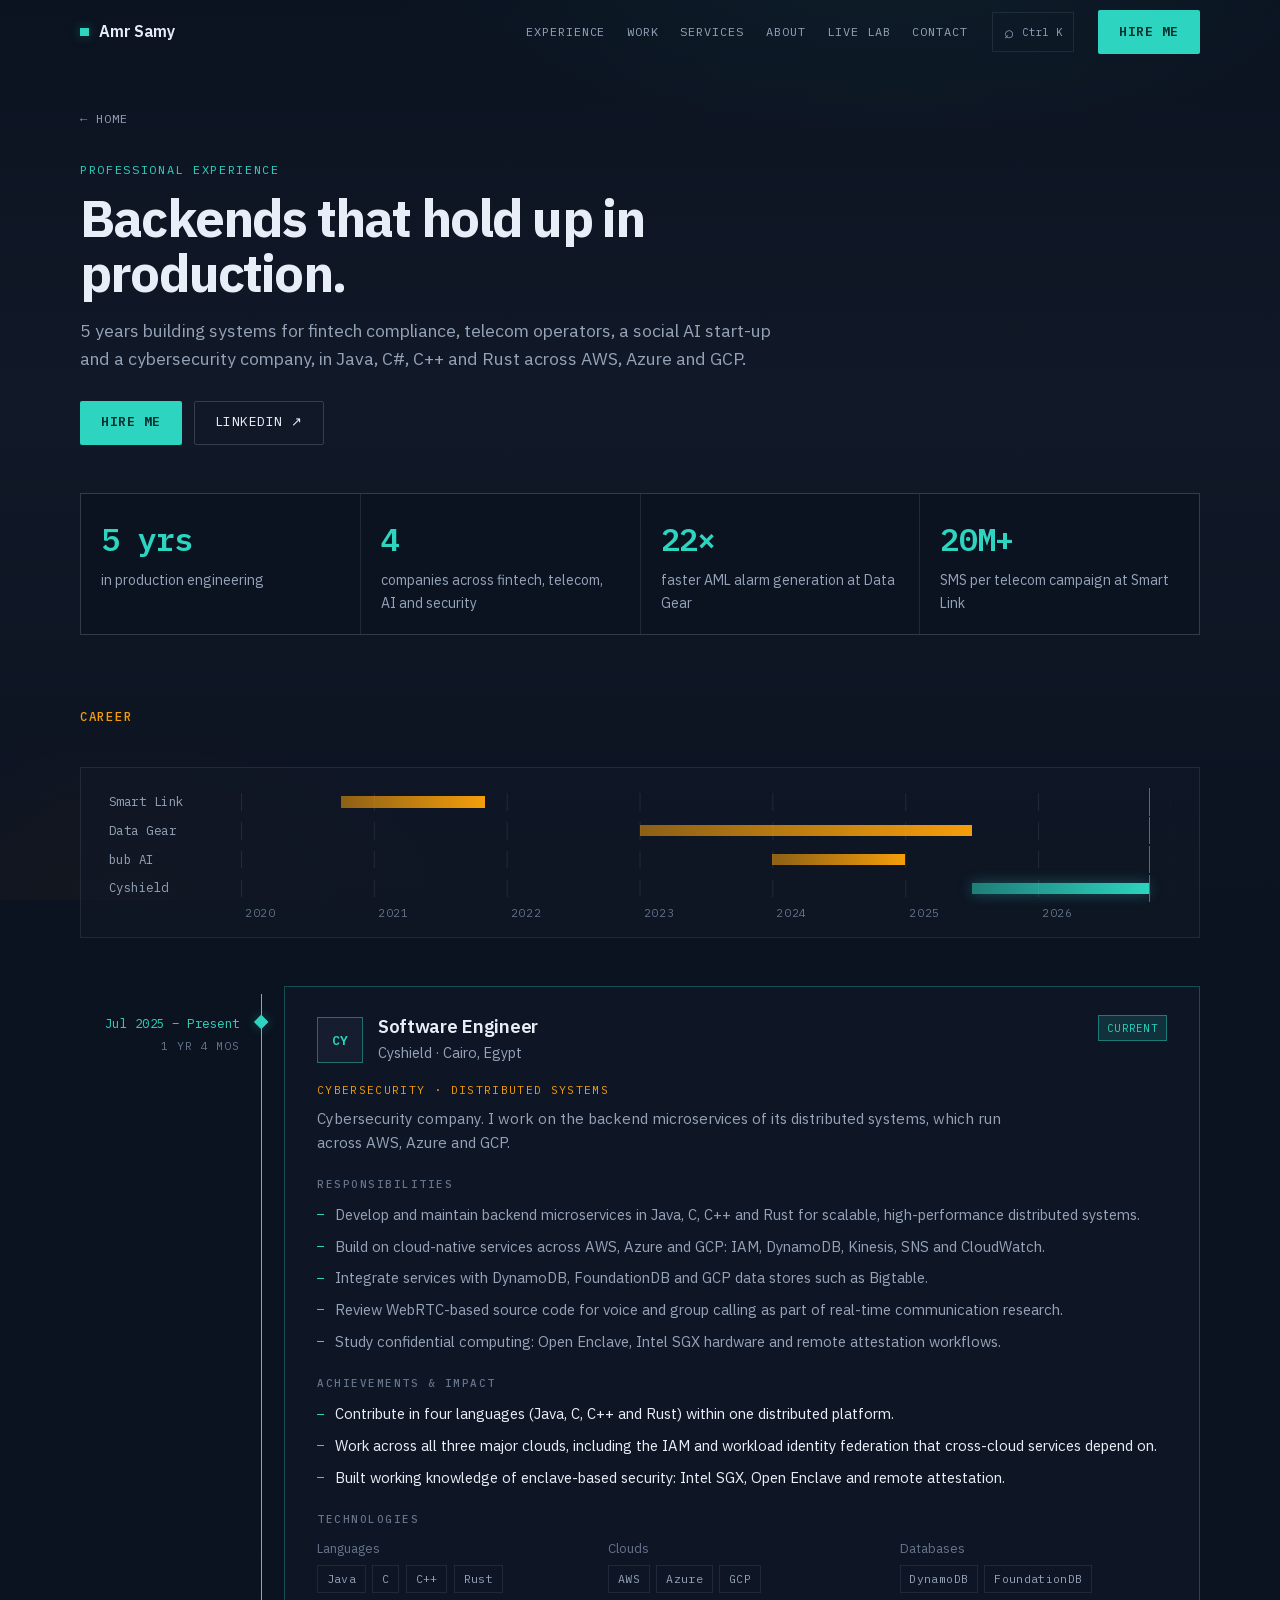
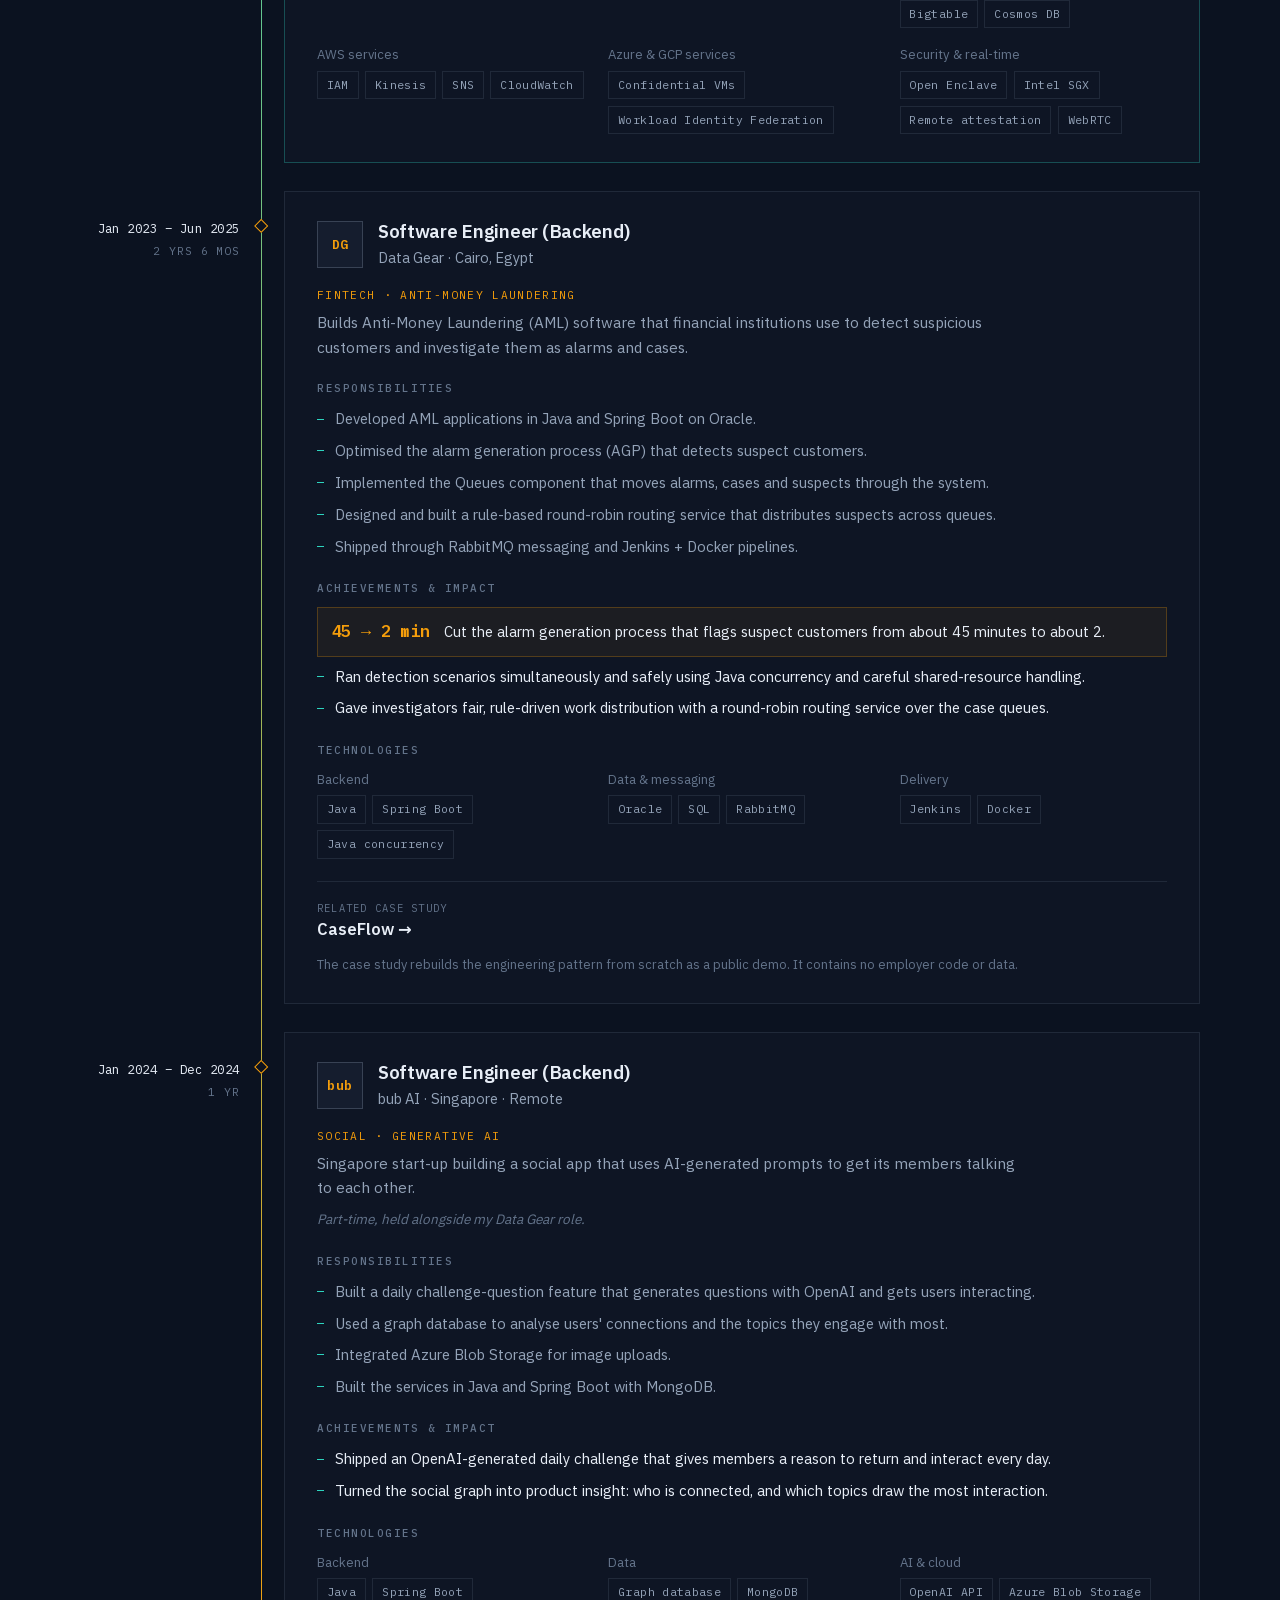
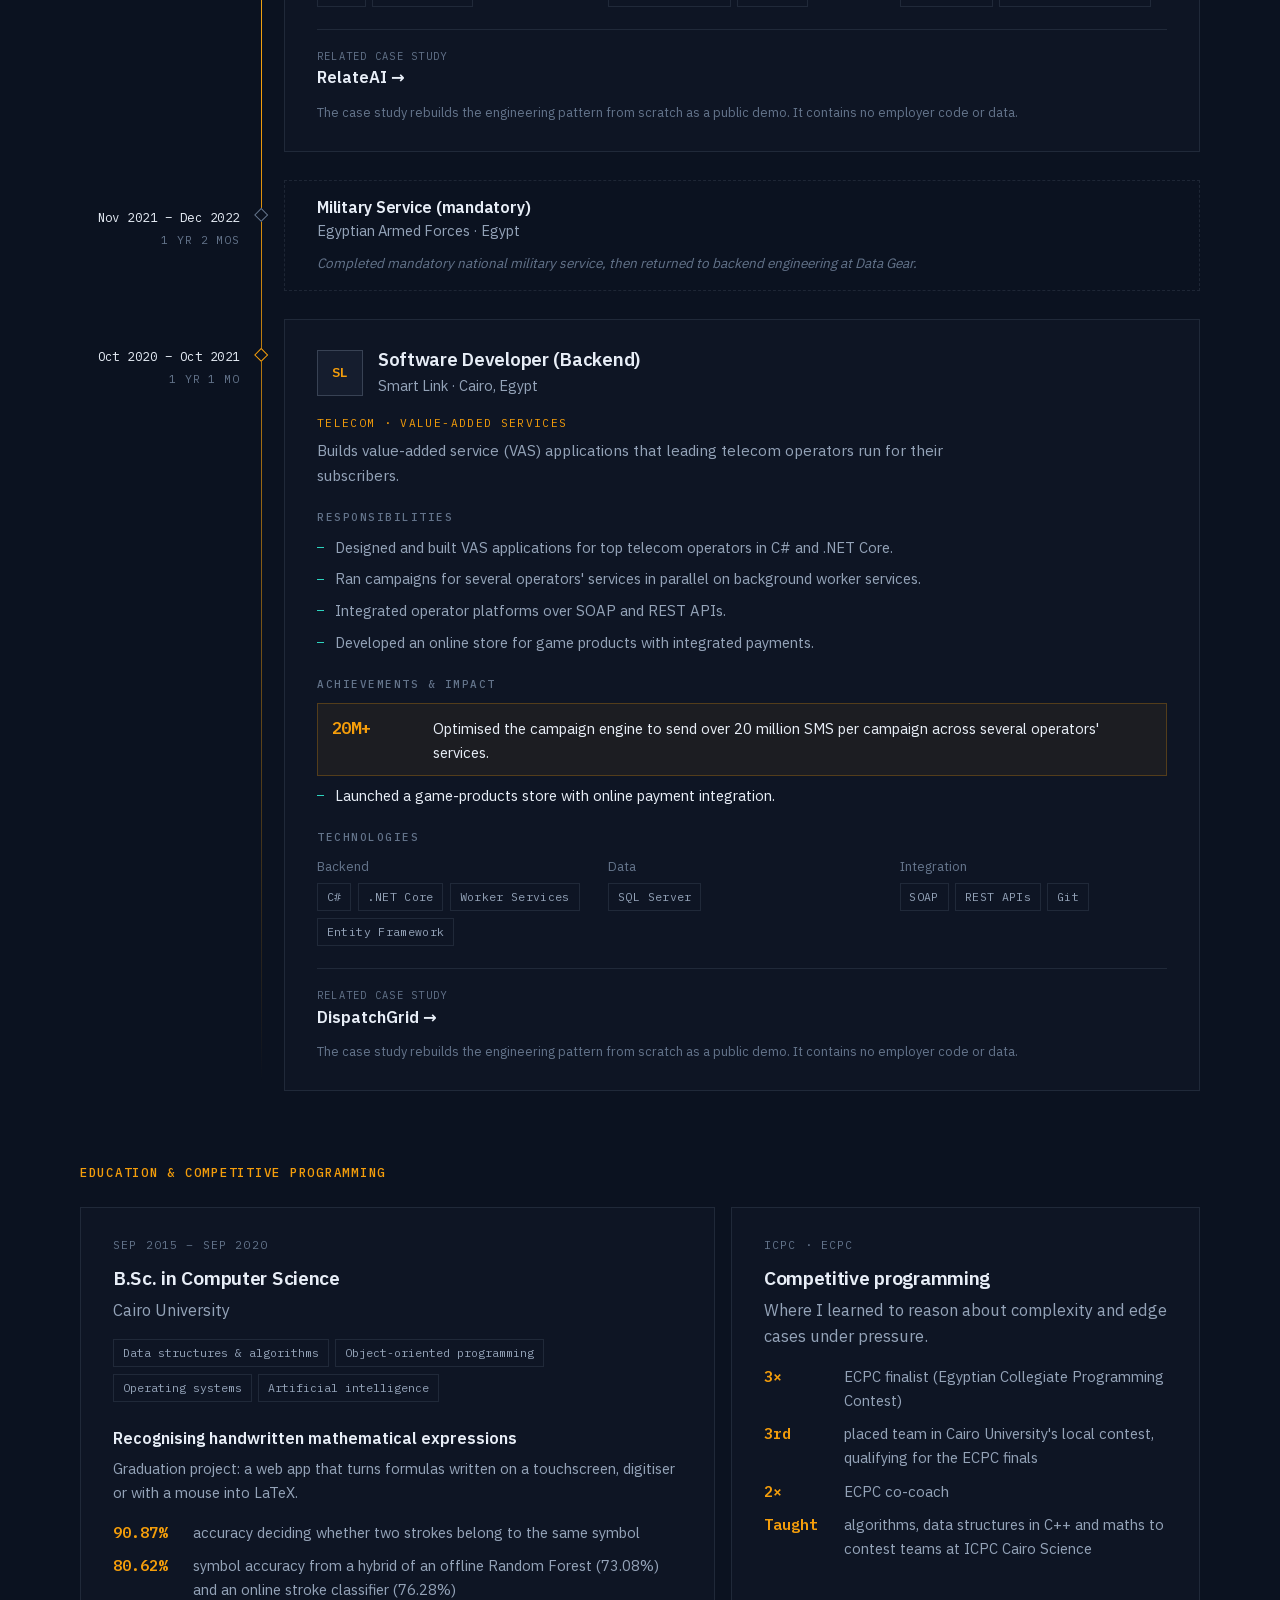
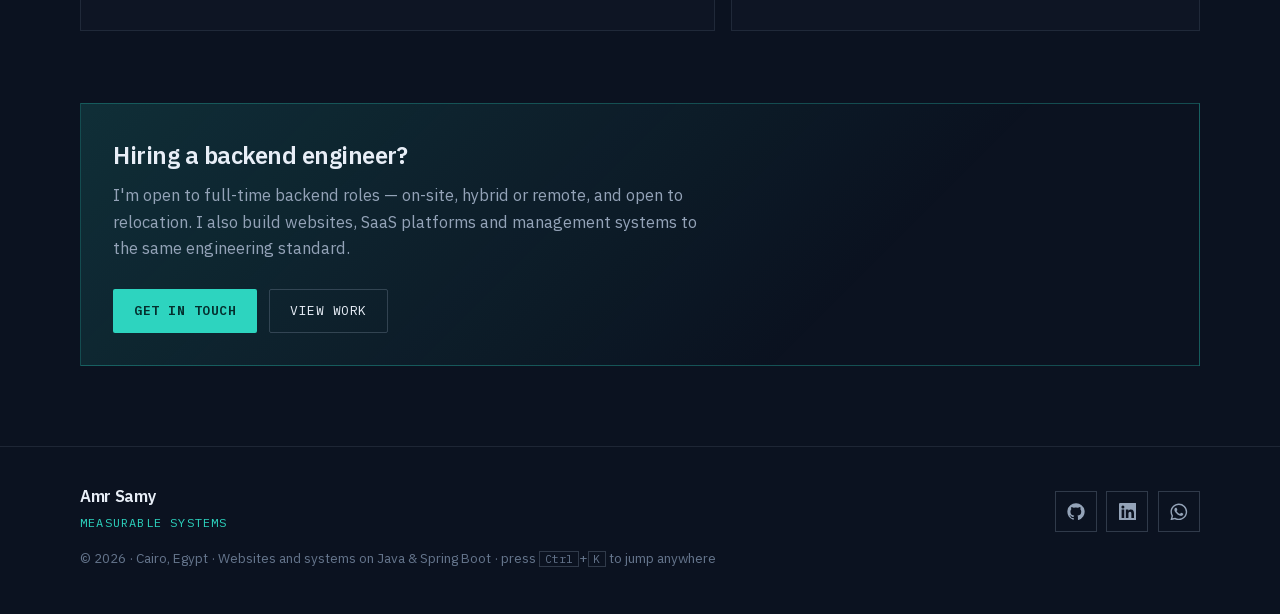
<file: experience.html>
<!DOCTYPE html><html lang="en" class="__variable_4eeef7 __variable_aa62b7"><head><meta charSet="utf-8"/><meta name="viewport" content="width=device-width, initial-scale=1"/><link rel="preload" href="/_next/static/media/26d4368bf94c0ec4-s.p.woff2" as="font" crossorigin="" type="font/woff2"/><link rel="preload" href="/_next/static/media/98e207f02528a563-s.p.woff2" as="font" crossorigin="" type="font/woff2"/><link rel="preload" href="/_next/static/media/d3ebbfd689654d3a-s.p.woff2" as="font" crossorigin="" type="font/woff2"/><link rel="preload" href="/_next/static/media/db96af6b531dc71f-s.p.woff2" as="font" crossorigin="" type="font/woff2"/><link rel="stylesheet" href="/_next/static/css/1930932526e8cc3a.css" data-precedence="next"/><link rel="stylesheet" href="/_next/static/css/658cf86a48c7d524.css" data-precedence="next"/><link rel="preload" as="script" fetchPriority="low" href="/_next/static/chunks/webpack-f8e4cfb510bc3a36.js"/><script src="/_next/static/chunks/fd9d1056-88c8a1669018f964.js" async=""></script><script src="/_next/static/chunks/117-1b55894b1eadca56.js" async=""></script><script src="/_next/static/chunks/main-app-6fca1515cee9a03c.js" async=""></script><script src="/_next/static/chunks/972-a1597467b2f45725.js" async=""></script><script src="/_next/static/chunks/app/experience/page-3dbb8d4bb2e05e75.js" async=""></script><script src="/_next/static/chunks/515-f8e2b37ccf91877b.js" async=""></script><script src="/_next/static/chunks/app/layout-a5c3000199f98bb6.js" async=""></script><meta name="theme-color" content="#0b1220"/><meta name="color-scheme" content="dark"/><title>Experience — Amr Samy</title><meta name="description" content="Software engineering experience at Cyshield, Data Gear, bub AI and Smart Link: AML detection, telecom campaigns at 20M+ SMS, AI features and multi-cloud backends."/><meta name="application-name" content="Amr Samy"/><link rel="author" href="https://amrsamy203.github.io"/><meta name="author" content="Amr Samy"/><meta name="keywords" content="Java developer,software engineer,Spring Boot,Thymeleaf,business websites,engineering company website,MEP website,SaaS development,business management system,backend engineer,RabbitMQ,PostgreSQL,freelance developer,Cairo"/><meta name="creator" content="Amr Samy"/><meta name="robots" content="index, follow"/><link rel="canonical" href="https://amrsamy203.github.io/experience"/><meta property="og:title" content="Professional experience"/><meta property="og:description" content="Software engineering experience at Cyshield, Data Gear, bub AI and Smart Link: AML detection, telecom campaigns at 20M+ SMS, AI features and multi-cloud backends."/><meta property="og:url" content="https://amrsamy203.github.io/experience"/><meta property="og:image" content="https://amrsamy203.github.io/opengraph-image.png"/><meta property="og:image:width" content="1200"/><meta property="og:image:height" content="630"/><meta property="og:type" content="profile"/><meta name="twitter:card" content="summary_large_image"/><meta name="twitter:title" content="Professional experience"/><meta name="twitter:description" content="Software engineering experience at Cyshield, Data Gear, bub AI and Smart Link: AML detection, telecom campaigns at 20M+ SMS, AI features and multi-cloud backends."/><meta name="twitter:image" content="https://amrsamy203.github.io/opengraph-image.png"/><link rel="icon" href="/icon.svg?455a6527e2ee615d" type="image/svg+xml" sizes="any"/><meta name="next-size-adjust"/><script>document.documentElement.classList.add('js')</script><script type="application/ld+json">{"@context":"https://schema.org","@type":"Person","name":"Amr Samy","jobTitle":"Java / Spring Boot Engineer · Websites & Systems","description":"Business websites, SaaS platforms and management systems built on Java and Spring Boot — server-rendered sites that turn visitors into enquiries, and backends that hold up under real volume.","email":"mailto:samyamr270@gmail.com","telephone":"+(20)1016530911","url":"https://amrsamy203.github.io","address":{"@type":"PostalAddress","addressLocality":"Cairo","addressCountry":"EG"},"sameAs":["https://github.com/amrsamy203","https://www.linkedin.com/in/amr-samy-2851ab13b"],"worksFor":[{"@type":"Organization","name":"Cyshield"}],"alumniOf":{"@type":"CollegeOrUniversity","name":"Cairo University"},"knowsAbout":["Java","Spring Boot","Thymeleaf","Web development","RabbitMQ","PostgreSQL","Docker","Distributed systems","C#",".NET","Rust","AWS","Azure","Google Cloud","Anti-money laundering systems"]}</script><script src="/_next/static/chunks/polyfills-42372ed130431b0a.js" noModule=""></script></head><body><a href="#main" class="skip-link">Skip to content</a><div class="site"><header class="Header_header__KwdYD "><div class="container Header_inner__DLT3k"><a class="Header_brand__fkyv5" href="/"><span class="Header_brandMark__w5wIs" aria-hidden="true"></span><span class="Header_brandName__5tcaj">Amr Samy</span></a><nav class="Header_nav__tNWGY" aria-label="Primary"><a href="/#experience" class="Header_navLink__Rvw2c">Experience</a><a href="/#work" class="Header_navLink__Rvw2c">Work</a><a href="/#services" class="Header_navLink__Rvw2c">Services</a><a href="/#about" class="Header_navLink__Rvw2c">About</a><a href="/#lab" class="Header_navLink__Rvw2c">Live lab</a><a href="/#contact" class="Header_navLink__Rvw2c">Contact</a></nav><button type="button" class="Header_cmdk__OG5VH" aria-label="Open command menu (Ctrl+K)"><span aria-hidden="true">⌕</span><kbd>Ctrl K</kbd></button><a href="/#contact" class="btn btn-primary Header_cta__xbIXT">Hire me</a><button type="button" class="Header_menuBtn__4zUe8" aria-expanded="false" aria-controls="mobile-nav" aria-label="Open menu"><span></span><span></span></button></div><div id="mobile-nav" class="Header_mobile__GtAmL "><nav aria-label="Mobile"><a href="/#experience">Experience</a><a href="/#work">Work</a><a href="/#services">Services</a><a href="/#about">About</a><a href="/#lab">Live lab</a><a href="/#contact">Contact</a><a href="/#contact" class="btn btn-primary">Hire me</a></nav></div></header><main id="main"><article class="page_page__eJhAP"><div class="container"><a class="page_back__jQgFF" href="/#experience">← Home</a><header class="page_header__VAyv_"><p class="page_eyebrow__tgLwH">Professional experience</p><h1 class="page_title__Id8T6">Backends that hold up in production.</h1><p class="page_lead__tnP_1">5<!-- --> years building systems for fintech compliance, telecom operators, a social AI start-up and a cybersecurity company, in Java, C#, C++ and Rust across AWS, Azure and GCP.</p><div class="page_ctas__qDt_S"><a href="/#contact" class="btn btn-primary">Hire me</a><a href="https://www.linkedin.com/in/amr-samy-2851ab13b" target="_blank" rel="noopener noreferrer" class="btn btn-ghost">LinkedIn ↗</a></div></header><dl class="page_facts__hrjs1"><div class="page_fact__U1u39" data-reveal="true"><dt>5 yrs</dt><dd>in production engineering</dd></div><div class="page_fact__U1u39" data-reveal="true"><dt>4</dt><dd>companies across fintech, telecom, AI and security</dd></div><div class="page_fact__U1u39" data-reveal="true"><dt>22×</dt><dd>faster AML alarm generation at Data Gear</dd></div><div class="page_fact__U1u39" data-reveal="true"><dt>20M+</dt><dd>SMS per telecom campaign at Smart Link</dd></div></dl><section class="page_section__qm3ma" aria-labelledby="career-heading"><h2 id="career-heading" class="page_heading__IWV7F">Career</h2><div class="CareerSpan_chart__6_CV2" style="--years:7;--now:97.61904761904762%" data-reveal="true"><ul class="CareerSpan_rows__nTJM2" aria-label="Career at a glance"><li class="CareerSpan_row__C7kzv"><span class="CareerSpan_label__wcaoL">Smart Link</span><span class="CareerSpan_track__bKCwF"><a href="/experience#smartlink" class="CareerSpan_bar__1AFsk " style="left:10.714285714285714%;width:15.476190476190476%" title="Software Developer (Backend), Smart Link · Oct 2020 – Oct 2021"><span class="sr-only">Software Developer (Backend)<!-- -->, <!-- -->Smart Link<!-- -->: <!-- -->Oct 2020 – Oct 2021</span></a></span></li><li class="CareerSpan_row__C7kzv"><span class="CareerSpan_label__wcaoL">Data Gear</span><span class="CareerSpan_track__bKCwF"><a href="/experience#datagear" class="CareerSpan_bar__1AFsk " style="left:42.857142857142854%;width:35.714285714285715%" title="Software Engineer (Backend), Data Gear · Jan 2023 – Jun 2025"><span class="sr-only">Software Engineer (Backend)<!-- -->, <!-- -->Data Gear<!-- -->: <!-- -->Jan 2023 – Jun 2025</span></a></span></li><li class="CareerSpan_row__C7kzv"><span class="CareerSpan_label__wcaoL">bub AI</span><span class="CareerSpan_track__bKCwF"><a href="/experience#bubai" class="CareerSpan_bar__1AFsk " style="left:57.14285714285714%;width:14.285714285714285%" title="Software Engineer (Backend), bub AI · Jan 2024 – Dec 2024"><span class="sr-only">Software Engineer (Backend)<!-- -->, <!-- -->bub AI<!-- -->: <!-- -->Jan 2024 – Dec 2024</span></a></span></li><li class="CareerSpan_row__C7kzv"><span class="CareerSpan_label__wcaoL">Cyshield</span><span class="CareerSpan_track__bKCwF"><a href="/experience#cyshield" class="CareerSpan_bar__1AFsk CareerSpan_current__Uh_r7" style="left:78.57142857142857%;width:19.047619047619047%" title="Software Engineer, Cyshield · Jul 2025 – Present"><span class="sr-only">Software Engineer<!-- -->, <!-- -->Cyshield<!-- -->: <!-- -->Jul 2025 – Present</span></a></span></li></ul><div class="CareerSpan_row__C7kzv" aria-hidden="true"><span></span><span class="CareerSpan_axis__P45dj"><span style="left:0%"><span class="CareerSpan_full__NqNT1">2020</span><span class="CareerSpan_short__GXg4b">’<!-- -->20</span></span><span style="left:14.285714285714285%"><span class="CareerSpan_full__NqNT1">2021</span><span class="CareerSpan_short__GXg4b">’<!-- -->21</span></span><span style="left:28.57142857142857%"><span class="CareerSpan_full__NqNT1">2022</span><span class="CareerSpan_short__GXg4b">’<!-- -->22</span></span><span style="left:42.857142857142854%"><span class="CareerSpan_full__NqNT1">2023</span><span class="CareerSpan_short__GXg4b">’<!-- -->23</span></span><span style="left:57.14285714285714%"><span class="CareerSpan_full__NqNT1">2024</span><span class="CareerSpan_short__GXg4b">’<!-- -->24</span></span><span style="left:71.42857142857143%"><span class="CareerSpan_full__NqNT1">2025</span><span class="CareerSpan_short__GXg4b">’<!-- -->25</span></span><span style="left:85.71428571428571%"><span class="CareerSpan_full__NqNT1">2026</span><span class="CareerSpan_short__GXg4b">’<!-- -->26</span></span></span></div></div><ol class="RoleTimeline_timeline__rTq5w" aria-label="Employment history"><li id="cyshield" class="RoleTimeline_entry__pvtJb RoleTimeline_isCurrent___hq44" data-reveal="true" style="--reveal-delay:0s"><div class="RoleTimeline_when__B8z0H"><span class="RoleTimeline_period__m49OU">Jul 2025 – Present</span><span class="RoleTimeline_duration__9TK6m">1 yr 4 mos</span></div><article class="RoleTimeline_card__hNrSk" data-glow="true"><header class="RoleTimeline_head__ed73u"><span class="RoleTimeline_logo__ITD4L" aria-hidden="true">CY</span><div class="RoleTimeline_who__RJ7N_"><h3 class="RoleTimeline_title__hSujJ">Software Engineer</h3><p class="RoleTimeline_company__I_7m9">Cyshield<!-- --> <span aria-hidden="true">·</span> <!-- -->Cairo, Egypt</p></div><span class="RoleTimeline_badge__Q07ZI">Current</span></header><p class="RoleTimeline_sector__0mDzy">Cybersecurity · Distributed systems</p><p class="RoleTimeline_about__3_nJW">Cybersecurity company. I work on the backend microservices of its distributed systems, which run across AWS, Azure and GCP.</p><section class="RoleTimeline_block__sHxck"><h4 class="RoleTimeline_blockTitle__0_iPe">Responsibilities</h4><ul class="RoleTimeline_list__j2ro2"><li>Develop and maintain backend microservices in Java, C, C++ and Rust for scalable, high-performance distributed systems.</li><li>Build on cloud-native services across AWS, Azure and GCP: IAM, DynamoDB, Kinesis, SNS and CloudWatch.</li><li>Integrate services with DynamoDB, FoundationDB and GCP data stores such as Bigtable.</li><li>Review WebRTC-based source code for voice and group calling as part of real-time communication research.</li><li>Study confidential computing: Open Enclave, Intel SGX hardware and remote attestation workflows.</li></ul></section><section class="RoleTimeline_block__sHxck"><h4 class="RoleTimeline_blockTitle__0_iPe">Achievements &amp; impact</h4><ul class="RoleTimeline_wins__uzoGf"><li><span>Contribute in four languages (Java, C, C++ and Rust) within one distributed platform.</span></li><li><span>Work across all three major clouds, including the IAM and workload identity federation that cross-cloud services depend on.</span></li><li><span>Built working knowledge of enclave-based security: Intel SGX, Open Enclave and remote attestation.</span></li></ul></section><section class="RoleTimeline_block__sHxck"><h4 class="RoleTimeline_blockTitle__0_iPe">Technologies</h4><dl class="RoleTimeline_stack__W44eQ"><div><dt>Languages</dt><dd><ul class="RoleTimeline_chips__DHjpV"><li>Java</li><li>C</li><li>C++</li><li>Rust</li></ul></dd></div><div><dt>Clouds</dt><dd><ul class="RoleTimeline_chips__DHjpV"><li>AWS</li><li>Azure</li><li>GCP</li></ul></dd></div><div><dt>Databases</dt><dd><ul class="RoleTimeline_chips__DHjpV"><li>DynamoDB</li><li>FoundationDB</li><li>Bigtable</li><li>Cosmos DB</li></ul></dd></div><div><dt>AWS services</dt><dd><ul class="RoleTimeline_chips__DHjpV"><li>IAM</li><li>Kinesis</li><li>SNS</li><li>CloudWatch</li></ul></dd></div><div><dt>Azure &amp; GCP services</dt><dd><ul class="RoleTimeline_chips__DHjpV"><li>Confidential VMs</li><li>Workload Identity Federation</li></ul></dd></div><div><dt>Security &amp; real-time</dt><dd><ul class="RoleTimeline_chips__DHjpV"><li>Open Enclave</li><li>Intel SGX</li><li>Remote attestation</li><li>WebRTC</li></ul></dd></div></dl></section></article></li><li id="datagear" class="RoleTimeline_entry__pvtJb " data-reveal="true" style="--reveal-delay:0.06s"><div class="RoleTimeline_when__B8z0H"><span class="RoleTimeline_period__m49OU">Jan 2023 – Jun 2025</span><span class="RoleTimeline_duration__9TK6m">2 yrs 6 mos</span></div><article class="RoleTimeline_card__hNrSk" data-glow="true"><header class="RoleTimeline_head__ed73u"><span class="RoleTimeline_logo__ITD4L" aria-hidden="true">DG</span><div class="RoleTimeline_who__RJ7N_"><h3 class="RoleTimeline_title__hSujJ">Software Engineer (Backend)</h3><p class="RoleTimeline_company__I_7m9">Data Gear<!-- --> <span aria-hidden="true">·</span> <!-- -->Cairo, Egypt</p></div></header><p class="RoleTimeline_sector__0mDzy">Fintech · Anti-money laundering</p><p class="RoleTimeline_about__3_nJW">Builds Anti-Money Laundering (AML) software that financial institutions use to detect suspicious customers and investigate them as alarms and cases.</p><section class="RoleTimeline_block__sHxck"><h4 class="RoleTimeline_blockTitle__0_iPe">Responsibilities</h4><ul class="RoleTimeline_list__j2ro2"><li>Developed AML applications in Java and Spring Boot on Oracle.</li><li>Optimised the alarm generation process (AGP) that detects suspect customers.</li><li>Implemented the Queues component that moves alarms, cases and suspects through the system.</li><li>Designed and built a rule-based round-robin routing service that distributes suspects across queues.</li><li>Shipped through RabbitMQ messaging and Jenkins + Docker pipelines.</li></ul></section><section class="RoleTimeline_block__sHxck"><h4 class="RoleTimeline_blockTitle__0_iPe">Achievements &amp; impact</h4><ul class="RoleTimeline_wins__uzoGf"><li class="RoleTimeline_hasMetric___jysD"><span class="RoleTimeline_metric__1Ic7r">45 → 2 min</span><span>Cut the alarm generation process that flags suspect customers from about 45 minutes to about 2.</span></li><li><span>Ran detection scenarios simultaneously and safely using Java concurrency and careful shared-resource handling.</span></li><li><span>Gave investigators fair, rule-driven work distribution with a round-robin routing service over the case queues.</span></li></ul></section><section class="RoleTimeline_block__sHxck"><h4 class="RoleTimeline_blockTitle__0_iPe">Technologies</h4><dl class="RoleTimeline_stack__W44eQ"><div><dt>Backend</dt><dd><ul class="RoleTimeline_chips__DHjpV"><li>Java</li><li>Spring Boot</li><li>Java concurrency</li></ul></dd></div><div><dt>Data &amp; messaging</dt><dd><ul class="RoleTimeline_chips__DHjpV"><li>Oracle</li><li>SQL</li><li>RabbitMQ</li></ul></dd></div><div><dt>Delivery</dt><dd><ul class="RoleTimeline_chips__DHjpV"><li>Jenkins</li><li>Docker</li></ul></dd></div></dl></section><footer class="RoleTimeline_links__7fsGa"><a class="RoleTimeline_related__SL2wk" href="/work/caseflow"><span class="RoleTimeline_relatedLabel__t_F_f">Related case study</span><span>CaseFlow<!-- --> <span aria-hidden="true">→</span></span></a></footer><p class="RoleTimeline_disclaimer__wleCg">The case study rebuilds the engineering pattern from scratch as a public demo. It contains no employer code or data.</p></article></li><li id="bubai" class="RoleTimeline_entry__pvtJb " data-reveal="true" style="--reveal-delay:0.12s"><div class="RoleTimeline_when__B8z0H"><span class="RoleTimeline_period__m49OU">Jan 2024 – Dec 2024</span><span class="RoleTimeline_duration__9TK6m">1 yr</span></div><article class="RoleTimeline_card__hNrSk" data-glow="true"><header class="RoleTimeline_head__ed73u"><span class="RoleTimeline_logo__ITD4L" aria-hidden="true">bub</span><div class="RoleTimeline_who__RJ7N_"><h3 class="RoleTimeline_title__hSujJ">Software Engineer (Backend)</h3><p class="RoleTimeline_company__I_7m9">bub AI<!-- --> <span aria-hidden="true">·</span> <!-- -->Singapore · Remote</p></div></header><p class="RoleTimeline_sector__0mDzy">Social · Generative AI</p><p class="RoleTimeline_about__3_nJW">Singapore start-up building a social app that uses AI-generated prompts to get its members talking to each other.</p><p class="RoleTimeline_note__UAVQI">Part-time, held alongside my Data Gear role.</p><section class="RoleTimeline_block__sHxck"><h4 class="RoleTimeline_blockTitle__0_iPe">Responsibilities</h4><ul class="RoleTimeline_list__j2ro2"><li>Built a daily challenge-question feature that generates questions with OpenAI and gets users interacting.</li><li>Used a graph database to analyse users&#x27; connections and the topics they engage with most.</li><li>Integrated Azure Blob Storage for image uploads.</li><li>Built the services in Java and Spring Boot with MongoDB.</li></ul></section><section class="RoleTimeline_block__sHxck"><h4 class="RoleTimeline_blockTitle__0_iPe">Achievements &amp; impact</h4><ul class="RoleTimeline_wins__uzoGf"><li><span>Shipped an OpenAI-generated daily challenge that gives members a reason to return and interact every day.</span></li><li><span>Turned the social graph into product insight: who is connected, and which topics draw the most interaction.</span></li></ul></section><section class="RoleTimeline_block__sHxck"><h4 class="RoleTimeline_blockTitle__0_iPe">Technologies</h4><dl class="RoleTimeline_stack__W44eQ"><div><dt>Backend</dt><dd><ul class="RoleTimeline_chips__DHjpV"><li>Java</li><li>Spring Boot</li></ul></dd></div><div><dt>Data</dt><dd><ul class="RoleTimeline_chips__DHjpV"><li>Graph database</li><li>MongoDB</li></ul></dd></div><div><dt>AI &amp; cloud</dt><dd><ul class="RoleTimeline_chips__DHjpV"><li>OpenAI API</li><li>Azure Blob Storage</li></ul></dd></div></dl></section><footer class="RoleTimeline_links__7fsGa"><a class="RoleTimeline_related__SL2wk" href="/work/relateai"><span class="RoleTimeline_relatedLabel__t_F_f">Related case study</span><span>RelateAI<!-- --> <span aria-hidden="true">→</span></span></a></footer><p class="RoleTimeline_disclaimer__wleCg">The case study rebuilds the engineering pattern from scratch as a public demo. It contains no employer code or data.</p></article></li><li class="RoleTimeline_entry__pvtJb RoleTimeline_service__0cKw2" data-reveal="true" style="--reveal-delay:0.18s"><div class="RoleTimeline_when__B8z0H"><span class="RoleTimeline_period__m49OU">Nov 2021 – Dec 2022</span><span class="RoleTimeline_duration__9TK6m">1 yr 2 mos</span></div><article class="RoleTimeline_card__hNrSk"><h3 class="RoleTimeline_title__hSujJ">Military Service (mandatory)</h3><p class="RoleTimeline_company__I_7m9">Egyptian Armed Forces<!-- --> <span aria-hidden="true">·</span> <!-- -->Egypt</p><p class="RoleTimeline_note__UAVQI">Completed mandatory national military service, then returned to backend engineering at Data Gear.</p></article></li><li id="smartlink" class="RoleTimeline_entry__pvtJb " data-reveal="true" style="--reveal-delay:0.18s"><div class="RoleTimeline_when__B8z0H"><span class="RoleTimeline_period__m49OU">Oct 2020 – Oct 2021</span><span class="RoleTimeline_duration__9TK6m">1 yr 1 mo</span></div><article class="RoleTimeline_card__hNrSk" data-glow="true"><header class="RoleTimeline_head__ed73u"><span class="RoleTimeline_logo__ITD4L" aria-hidden="true">SL</span><div class="RoleTimeline_who__RJ7N_"><h3 class="RoleTimeline_title__hSujJ">Software Developer (Backend)</h3><p class="RoleTimeline_company__I_7m9">Smart Link<!-- --> <span aria-hidden="true">·</span> <!-- -->Cairo, Egypt</p></div></header><p class="RoleTimeline_sector__0mDzy">Telecom · Value-added services</p><p class="RoleTimeline_about__3_nJW">Builds value-added service (VAS) applications that leading telecom operators run for their subscribers.</p><section class="RoleTimeline_block__sHxck"><h4 class="RoleTimeline_blockTitle__0_iPe">Responsibilities</h4><ul class="RoleTimeline_list__j2ro2"><li>Designed and built VAS applications for top telecom operators in C# and .NET Core.</li><li>Ran campaigns for several operators&#x27; services in parallel on background worker services.</li><li>Integrated operator platforms over SOAP and REST APIs.</li><li>Developed an online store for game products with integrated payments.</li></ul></section><section class="RoleTimeline_block__sHxck"><h4 class="RoleTimeline_blockTitle__0_iPe">Achievements &amp; impact</h4><ul class="RoleTimeline_wins__uzoGf"><li class="RoleTimeline_hasMetric___jysD"><span class="RoleTimeline_metric__1Ic7r">20M+</span><span>Optimised the campaign engine to send over 20 million SMS per campaign across several operators&#x27; services.</span></li><li><span>Launched a game-products store with online payment integration.</span></li></ul></section><section class="RoleTimeline_block__sHxck"><h4 class="RoleTimeline_blockTitle__0_iPe">Technologies</h4><dl class="RoleTimeline_stack__W44eQ"><div><dt>Backend</dt><dd><ul class="RoleTimeline_chips__DHjpV"><li>C#</li><li>.NET Core</li><li>Worker Services</li><li>Entity Framework</li></ul></dd></div><div><dt>Data</dt><dd><ul class="RoleTimeline_chips__DHjpV"><li>SQL Server</li></ul></dd></div><div><dt>Integration</dt><dd><ul class="RoleTimeline_chips__DHjpV"><li>SOAP</li><li>REST APIs</li><li>Git</li></ul></dd></div></dl></section><footer class="RoleTimeline_links__7fsGa"><a class="RoleTimeline_related__SL2wk" href="/work/dispatchgrid"><span class="RoleTimeline_relatedLabel__t_F_f">Related case study</span><span>DispatchGrid<!-- --> <span aria-hidden="true">→</span></span></a></footer><p class="RoleTimeline_disclaimer__wleCg">The case study rebuilds the engineering pattern from scratch as a public demo. It contains no employer code or data.</p></article></li></ol></section><section id="education" class="page_section__qm3ma" aria-labelledby="education-heading"><h2 id="education-heading" class="page_heading__IWV7F">Education &amp; competitive programming</h2><div class="page_grid__5O9YG"><div class="page_panel__YaqkU" data-reveal="true" data-glow="true"><p class="page_panelMeta__Xfq3f">Sep 2015<!-- --> – <!-- -->Sep 2020</p><h3 class="page_panelTitle__ZOau3">B.Sc. in Computer Science</h3><p class="page_panelSub__4cOXx">Cairo University</p><ul class="page_chips__enYWe" aria-label="Coursework"><li>Data structures &amp; algorithms</li><li>Object-oriented programming</li><li>Operating systems</li><li>Artificial intelligence</li></ul><h4 class="page_minor__x6CyE">Recognising handwritten mathematical expressions</h4><p class="page_panelText__WDp6v">Graduation project: a web app that turns formulas written on a touchscreen, digitiser or with a mouse into LaTeX.</p><ul class="page_results__AmXj5"><li><span>90.87%</span> <!-- -->accuracy deciding whether two strokes belong to the same symbol</li><li><span>80.62%</span> <!-- -->symbol accuracy from a hybrid of an offline Random Forest (73.08%) and an online stroke classifier (76.28%)</li></ul></div><div class="page_panel__YaqkU" data-reveal="true" data-glow="true"><p class="page_panelMeta__Xfq3f">ICPC · ECPC</p><h3 class="page_panelTitle__ZOau3">Competitive programming</h3><p class="page_panelSub__4cOXx">Where I learned to reason about complexity and edge cases under pressure.</p><ul class="page_results__AmXj5"><li><span>3×</span> <!-- -->ECPC finalist (Egyptian Collegiate Programming Contest)</li><li><span>3rd</span> <!-- -->placed team in Cairo University&#x27;s local contest, qualifying for the ECPC finals</li><li><span>2×</span> <!-- -->ECPC co-coach</li><li><span>Taught</span> <!-- -->algorithms, data structures in C++ and maths to contest teams at ICPC Cairo Science</li></ul></div></div></section><section class="page_cta__7Z84T" data-reveal="true"><h2 class="page_ctaTitle__lqONv">Hiring a backend engineer?</h2><p>I&#x27;m open to full-time backend roles — on-site, hybrid or remote, and open to relocation. I also build websites, SaaS platforms and management systems to the same engineering standard.</p><div class="page_ctas__qDt_S"><a href="/#contact" class="btn btn-primary">Get in touch</a><a class="btn btn-ghost" href="/#work">View work</a></div></section></div></article></main><footer class="Footer_footer__pQtti"><div class="container Footer_inner__vtL_T"><div><p class="Footer_brand__0rdww">Amr Samy</p><p class="Footer_theme__M25y4">Measurable Systems</p></div><ul class="Socials_list__t0MmC "><li><a href="https://github.com/amrsamy203" target="_blank" rel="noopener noreferrer" class="Socials_link__pLNmK Socials_github__kBoQ7" aria-label="GitHub"><svg viewBox="0 0 24 24" class="Socials_icon__cbaeZ" aria-hidden="true" fill="currentColor"><path d="M12 .5a11.5 11.5 0 0 0-3.64 22.41c.58.1.79-.25.79-.56v-2c-3.2.7-3.88-1.37-3.88-1.37-.53-1.33-1.28-1.69-1.28-1.69-1.05-.71.08-.7.08-.7 1.16.08 1.77 1.19 1.77 1.19 1.03 1.77 2.71 1.26 3.37.96.1-.75.4-1.26.73-1.55-2.55-.29-5.24-1.28-5.24-5.68 0-1.26.45-2.28 1.19-3.09-.12-.29-.52-1.46.11-3.05 0 0 .97-.31 3.17 1.18a11 11 0 0 1 5.77 0c2.2-1.49 3.17-1.18 3.17-1.18.63 1.59.23 2.76.11 3.05.74.81 1.19 1.83 1.19 3.09 0 4.41-2.69 5.38-5.26 5.67.41.36.78 1.06.78 2.14v3.17c0 .31.21.67.8.56A11.5 11.5 0 0 0 12 .5Z"></path></svg></a></li><li><a href="https://www.linkedin.com/in/amr-samy-2851ab13b" target="_blank" rel="noopener noreferrer" class="Socials_link__pLNmK Socials_linkedin__6fn2g" aria-label="LinkedIn"><svg viewBox="0 0 24 24" class="Socials_icon__cbaeZ" aria-hidden="true" fill="currentColor"><path d="M20.45 20.45h-3.56v-5.57c0-1.33-.02-3.04-1.85-3.04-1.86 0-2.14 1.45-2.14 2.94v5.67H9.35V9h3.41v1.56h.05c.48-.9 1.64-1.85 3.37-1.85 3.6 0 4.27 2.37 4.27 5.46v6.28ZM5.34 7.43a2.06 2.06 0 1 1 0-4.13 2.06 2.06 0 0 1 0 4.13ZM7.12 20.45H3.56V9h3.56v11.45ZM22.22 0H1.77C.79 0 0 .77 0 1.73v20.54C0 23.23.79 24 1.77 24h20.45c.98 0 1.78-.77 1.78-1.73V1.73C24 .77 23.2 0 22.22 0Z"></path></svg></a></li><li><a href="https://wa.me/201016530911" target="_blank" rel="noopener noreferrer" class="Socials_link__pLNmK Socials_whatsapp__QbTRR" aria-label="WhatsApp"><svg viewBox="0 0 24 24" class="Socials_icon__cbaeZ" aria-hidden="true" fill="currentColor"><path d="M17.47 14.38c-.3-.15-1.76-.87-2.03-.97-.27-.1-.47-.15-.67.15-.2.3-.77.97-.94 1.17-.17.2-.35.22-.65.07-.3-.15-1.26-.46-2.4-1.48-.89-.79-1.49-1.77-1.66-2.07-.17-.3-.02-.46.13-.61.13-.13.3-.35.45-.52.15-.17.2-.3.3-.5.1-.2.05-.37-.02-.52-.08-.15-.67-1.61-.92-2.21-.24-.58-.49-.5-.67-.51h-.57c-.2 0-.52.07-.79.37-.27.3-1.04 1.02-1.04 2.48s1.07 2.88 1.21 3.08c.15.2 2.1 3.2 5.08 4.49.71.31 1.26.49 1.69.63.71.23 1.36.2 1.87.12.57-.09 1.76-.72 2.01-1.41.25-.69.25-1.29.17-1.41-.07-.12-.27-.2-.57-.35ZM12.04 21.5h-.01a9.45 9.45 0 0 1-4.82-1.32l-.35-.21-3.58.94.96-3.49-.23-.36a9.43 9.43 0 0 1-1.45-5.03c0-5.22 4.25-9.46 9.48-9.46a9.4 9.4 0 0 1 6.7 2.78 9.4 9.4 0 0 1 2.77 6.69c0 5.22-4.25 9.46-9.47 9.46Zm8.06-17.52A11.32 11.32 0 0 0 12.04.65C5.76.65.65 5.75.65 12.03c0 2 .52 3.96 1.52 5.69L.55 23.65l6.07-1.59a11.36 11.36 0 0 0 5.42 1.38h.01c6.28 0 11.39-5.1 11.39-11.38 0-3.04-1.18-5.9-3.34-8.06Z"></path></svg></a></li></ul><p class="Footer_copy__KUC9W">© <!-- -->2026<!-- --> · <!-- -->Cairo, Egypt<!-- --> · Websites and systems on Java &amp; Spring Boot ·<!-- --> <span class="Footer_tip__IoDC_">press <kbd>Ctrl</kbd>+<kbd>K</kbd> to jump anywhere</span></p></div></footer></div><script src="/_next/static/chunks/webpack-f8e4cfb510bc3a36.js" async=""></script><script>(self.__next_f=self.__next_f||[]).push([0]);self.__next_f.push([2,null])</script><script>self.__next_f.push([1,"1:HL[\"/_next/static/media/26d4368bf94c0ec4-s.p.woff2\",\"font\",{\"crossOrigin\":\"\",\"type\":\"font/woff2\"}]\n2:HL[\"/_next/static/media/98e207f02528a563-s.p.woff2\",\"font\",{\"crossOrigin\":\"\",\"type\":\"font/woff2\"}]\n3:HL[\"/_next/static/media/d3ebbfd689654d3a-s.p.woff2\",\"font\",{\"crossOrigin\":\"\",\"type\":\"font/woff2\"}]\n4:HL[\"/_next/static/media/db96af6b531dc71f-s.p.woff2\",\"font\",{\"crossOrigin\":\"\",\"type\":\"font/woff2\"}]\n5:HL[\"/_next/static/css/1930932526e8cc3a.css\",\"style\"]\n6:HL[\"/_next/static/css/658cf86a48c7d524.css\",\"style\"]\n"])</script><script>self.__next_f.push([1,"7:I[2846,[],\"\"]\n9:I[2972,[\"972\",\"static/chunks/972-a1597467b2f45725.js\",\"924\",\"static/chunks/app/experience/page-3dbb8d4bb2e05e75.js\"],\"\"]\na:\"$Sreact.fragment\"\nb:I[4707,[],\"\"]\nc:I[6423,[],\"\"]\nd:I[4196,[\"972\",\"static/chunks/972-a1597467b2f45725.js\",\"515\",\"static/chunks/515-f8e2b37ccf91877b.js\",\"185\",\"static/chunks/app/layout-a5c3000199f98bb6.js\"],\"Header\"]\ne:I[4434,[\"972\",\"static/chunks/972-a1597467b2f45725.js\",\"515\",\"static/chunks/515-f8e2b37ccf91877b.js\",\"185\",\"static/chunks/app/layout-a5c3000199f98bb6.js\"],\"Effects\"]\nf:I[5899,[\"972\",\"static/chunks/972-a1597467b2f45725.js\",\"515\",\"static/chunks/515-f8e2b37ccf91877b.js\",\"185\",\"static/chunks/app/layout-a5c3000199f98bb6.js\"],\"CommandMenu\"]\n11:I[1060,[],\"\"]\n12:[]\n"])</script><script>self.__next_f.push([1,"0:[\"$\",\"$L7\",null,{\"buildId\":\"RnfdPrfbyfHFPt7x1rICc\",\"assetPrefix\":\"\",\"urlParts\":[\"\",\"experience\"],\"initialTree\":[\"\",{\"children\":[\"experience\",{\"children\":[\"__PAGE__\",{}]}]},\"$undefined\",\"$undefined\",true],\"initialSeedData\":[\"\",{\"children\":[\"experience\",{\"children\":[\"__PAGE__\",{},[[\"$L8\",[\"$\",\"article\",null,{\"className\":\"page_page__eJhAP\",\"children\":[\"$\",\"div\",null,{\"className\":\"container\",\"children\":[[\"$\",\"$L9\",null,{\"href\":\"/#experience\",\"className\":\"page_back__jQgFF\",\"children\":\"← Home\"}],[\"$\",\"header\",null,{\"className\":\"page_header__VAyv_\",\"children\":[[\"$\",\"p\",null,{\"className\":\"page_eyebrow__tgLwH\",\"children\":\"Professional experience\"}],[\"$\",\"h1\",null,{\"className\":\"page_title__Id8T6\",\"children\":\"Backends that hold up in production.\"}],[\"$\",\"p\",null,{\"className\":\"page_lead__tnP_1\",\"children\":[5,\" years building systems for fintech compliance, telecom operators, a social AI start-up and a cybersecurity company, in Java, C#, C++ and Rust across AWS, Azure and GCP.\"]}],[\"$\",\"div\",null,{\"className\":\"page_ctas__qDt_S\",\"children\":[[\"$\",\"a\",null,{\"href\":\"/#contact\",\"className\":\"btn btn-primary\",\"children\":\"Hire me\"}],[\"$\",\"a\",null,{\"href\":\"https://www.linkedin.com/in/amr-samy-2851ab13b\",\"target\":\"_blank\",\"rel\":\"noopener noreferrer\",\"className\":\"btn btn-ghost\",\"children\":\"LinkedIn ↗\"}]]}]]}],[\"$\",\"dl\",null,{\"className\":\"page_facts__hrjs1\",\"children\":[[\"$\",\"div\",\"in production engineering\",{\"className\":\"page_fact__U1u39\",\"data-reveal\":true,\"children\":[[\"$\",\"dt\",null,{\"children\":\"5 yrs\"}],[\"$\",\"dd\",null,{\"children\":\"in production engineering\"}]]}],[\"$\",\"div\",\"companies across fintech, telecom, AI and security\",{\"className\":\"page_fact__U1u39\",\"data-reveal\":true,\"children\":[[\"$\",\"dt\",null,{\"children\":\"4\"}],[\"$\",\"dd\",null,{\"children\":\"companies across fintech, telecom, AI and security\"}]]}],[\"$\",\"div\",\"faster AML alarm generation at Data Gear\",{\"className\":\"page_fact__U1u39\",\"data-reveal\":true,\"children\":[[\"$\",\"dt\",null,{\"children\":\"22×\"}],[\"$\",\"dd\",null,{\"children\":\"faster AML alarm generation at Data Gear\"}]]}],[\"$\",\"div\",\"SMS per telecom campaign at Smart Link\",{\"className\":\"page_fact__U1u39\",\"data-reveal\":true,\"children\":[[\"$\",\"dt\",null,{\"children\":\"20M+\"}],[\"$\",\"dd\",null,{\"children\":\"SMS per telecom campaign at Smart Link\"}]]}]]}],[\"$\",\"section\",null,{\"className\":\"page_section__qm3ma\",\"aria-labelledby\":\"career-heading\",\"children\":[[\"$\",\"h2\",null,{\"id\":\"career-heading\",\"className\":\"page_heading__IWV7F\",\"children\":\"Career\"}],[\"$\",\"div\",null,{\"className\":\"CareerSpan_chart__6_CV2\",\"style\":{\"--years\":7,\"--now\":\"97.61904761904762%\"},\"data-reveal\":true,\"children\":[[\"$\",\"ul\",null,{\"className\":\"CareerSpan_rows__nTJM2\",\"aria-label\":\"Career at a glance\",\"children\":[[\"$\",\"li\",\"smartlink\",{\"className\":\"CareerSpan_row__C7kzv\",\"children\":[[\"$\",\"span\",null,{\"className\":\"CareerSpan_label__wcaoL\",\"children\":\"Smart Link\"}],[\"$\",\"span\",null,{\"className\":\"CareerSpan_track__bKCwF\",\"children\":[\"$\",\"a\",null,{\"href\":\"/experience#smartlink\",\"className\":\"CareerSpan_bar__1AFsk \",\"style\":{\"left\":\"10.714285714285714%\",\"width\":\"15.476190476190476%\"},\"title\":\"Software Developer (Backend), Smart Link · Oct 2020 – Oct 2021\",\"children\":[\"$\",\"span\",null,{\"className\":\"sr-only\",\"children\":[\"Software Developer (Backend)\",\", \",\"Smart Link\",\": \",\"Oct 2020 – Oct 2021\"]}]}]}]]}],[\"$\",\"li\",\"datagear\",{\"className\":\"CareerSpan_row__C7kzv\",\"children\":[[\"$\",\"span\",null,{\"className\":\"CareerSpan_label__wcaoL\",\"children\":\"Data Gear\"}],[\"$\",\"span\",null,{\"className\":\"CareerSpan_track__bKCwF\",\"children\":[\"$\",\"a\",null,{\"href\":\"/experience#datagear\",\"className\":\"CareerSpan_bar__1AFsk \",\"style\":{\"left\":\"42.857142857142854%\",\"width\":\"35.714285714285715%\"},\"title\":\"Software Engineer (Backend), Data Gear · Jan 2023 – Jun 2025\",\"children\":[\"$\",\"span\",null,{\"className\":\"sr-only\",\"children\":[\"Software Engineer (Backend)\",\", \",\"Data Gear\",\": \",\"Jan 2023 – Jun 2025\"]}]}]}]]}],[\"$\",\"li\",\"bubai\",{\"className\":\"CareerSpan_row__C7kzv\",\"children\":[[\"$\",\"span\",null,{\"className\":\"CareerSpan_label__wcaoL\",\"children\":\"bub AI\"}],[\"$\",\"span\",null,{\"className\":\"CareerSpan_track__bKCwF\",\"children\":[\"$\",\"a\",null,{\"href\":\"/experience#bubai\",\"className\":\"CareerSpan_bar__1AFsk \",\"style\":{\"left\":\"57.14285714285714%\",\"width\":\"14.285714285714285%\"},\"title\":\"Software Engineer (Backend), bub AI · Jan 2024 – Dec 2024\",\"children\":[\"$\",\"span\",null,{\"className\":\"sr-only\",\"children\":[\"Software Engineer (Backend)\",\", \",\"bub AI\",\": \",\"Jan 2024 – Dec 2024\"]}]}]}]]}],[\"$\",\"li\",\"cyshield\",{\"className\":\"CareerSpan_row__C7kzv\",\"children\":[[\"$\",\"span\",null,{\"className\":\"CareerSpan_label__wcaoL\",\"children\":\"Cyshield\"}],[\"$\",\"span\",null,{\"className\":\"CareerSpan_track__bKCwF\",\"children\":[\"$\",\"a\",null,{\"href\":\"/experience#cyshield\",\"className\":\"CareerSpan_bar__1AFsk CareerSpan_current__Uh_r7\",\"style\":{\"left\":\"78.57142857142857%\",\"width\":\"19.047619047619047%\"},\"title\":\"Software Engineer, Cyshield · Jul 2025 – Present\",\"children\":[\"$\",\"span\",null,{\"className\":\"sr-only\",\"children\":[\"Software Engineer\",\", \",\"Cyshield\",\": \",\"Jul 2025 – Present\"]}]}]}]]}]]}],[\"$\",\"div\",null,{\"className\":\"CareerSpan_row__C7kzv\",\"aria-hidden\":true,\"children\":[[\"$\",\"span\",null,{}],[\"$\",\"span\",null,{\"className\":\"CareerSpan_axis__P45dj\",\"children\":[[\"$\",\"span\",\"2020\",{\"style\":{\"left\":\"0%\"},\"children\":[[\"$\",\"span\",null,{\"className\":\"CareerSpan_full__NqNT1\",\"children\":2020}],[\"$\",\"span\",null,{\"className\":\"CareerSpan_short__GXg4b\",\"children\":[\"’\",\"20\"]}]]}],[\"$\",\"span\",\"2021\",{\"style\":{\"left\":\"14.285714285714285%\"},\"children\":[[\"$\",\"span\",null,{\"className\":\"CareerSpan_full__NqNT1\",\"children\":2021}],[\"$\",\"span\",null,{\"className\":\"CareerSpan_short__GXg4b\",\"children\":[\"’\",\"21\"]}]]}],[\"$\",\"span\",\"2022\",{\"style\":{\"left\":\"28.57142857142857%\"},\"children\":[[\"$\",\"span\",null,{\"className\":\"CareerSpan_full__NqNT1\",\"children\":2022}],[\"$\",\"span\",null,{\"className\":\"CareerSpan_short__GXg4b\",\"children\":[\"’\",\"22\"]}]]}],[\"$\",\"span\",\"2023\",{\"style\":{\"left\":\"42.857142857142854%\"},\"children\":[[\"$\",\"span\",null,{\"className\":\"CareerSpan_full__NqNT1\",\"children\":2023}],[\"$\",\"span\",null,{\"className\":\"CareerSpan_short__GXg4b\",\"children\":[\"’\",\"23\"]}]]}],[\"$\",\"span\",\"2024\",{\"style\":{\"left\":\"57.14285714285714%\"},\"children\":[[\"$\",\"span\",null,{\"className\":\"CareerSpan_full__NqNT1\",\"children\":2024}],[\"$\",\"span\",null,{\"className\":\"CareerSpan_short__GXg4b\",\"children\":[\"’\",\"24\"]}]]}],[\"$\",\"span\",\"2025\",{\"style\":{\"left\":\"71.42857142857143%\"},\"children\":[[\"$\",\"span\",null,{\"className\":\"CareerSpan_full__NqNT1\",\"children\":2025}],[\"$\",\"span\",null,{\"className\":\"CareerSpan_short__GXg4b\",\"children\":[\"’\",\"25\"]}]]}],[\"$\",\"span\",\"2026\",{\"style\":{\"left\":\"85.71428571428571%\"},\"children\":[[\"$\",\"span\",null,{\"className\":\"CareerSpan_full__NqNT1\",\"children\":2026}],[\"$\",\"span\",null,{\"className\":\"CareerSpan_short__GXg4b\",\"children\":[\"’\",\"26\"]}]]}]]}]]}]]}],[\"$\",\"ol\",null,{\"className\":\"RoleTimeline_timeline__rTq5w\",\"aria-label\":\"Employment history\",\"children\":[[\"$\",\"$a\",\"cyshield\",{\"children\":[false,[\"$\",\"li\",null,{\"id\":\"cyshield\",\"className\":\"RoleTimeline_entry__pvtJb RoleTimeline_isCurrent___hq44\",\"data-reveal\":true,\"style\":{\"--reveal-delay\":\"0s\"},\"children\":[[\"$\",\"div\",null,{\"className\":\"RoleTimeline_when__B8z0H\",\"children\":[[\"$\",\"span\",null,{\"className\":\"RoleTimeline_period__m49OU\",\"children\":\"Jul 2025 – Present\"}],[\"$\",\"span\",null,{\"className\":\"RoleTimeline_duration__9TK6m\",\"children\":\"1 yr 4 mos\"}]]}],[\"$\",\"article\",null,{\"className\":\"RoleTimeline_card__hNrSk\",\"data-glow\":true,\"children\":[[\"$\",\"header\",null,{\"className\":\"RoleTimeline_head__ed73u\",\"children\":[[\"$\",\"span\",null,{\"className\":\"RoleTimeline_logo__ITD4L\",\"aria-hidden\":true,\"children\":\"CY\"}],[\"$\",\"div\",null,{\"className\":\"RoleTimeline_who__RJ7N_\",\"children\":[[\"$\",\"h3\",null,{\"className\":\"RoleTimeline_title__hSujJ\",\"children\":\"Software Engineer\"}],[\"$\",\"p\",null,{\"className\":\"RoleTimeline_company__I_7m9\",\"children\":[\"Cyshield\",\" \",[\"$\",\"span\",null,{\"aria-hidden\":true,\"children\":\"·\"}],\" \",\"Cairo, Egypt\"]}]]}],[\"$\",\"span\",null,{\"className\":\"RoleTimeline_badge__Q07ZI\",\"children\":\"Current\"}]]}],[\"$\",\"p\",null,{\"className\":\"RoleTimeline_sector__0mDzy\",\"children\":\"Cybersecurity · Distributed systems\"}],[\"$\",\"p\",null,{\"className\":\"RoleTimeline_about__3_nJW\",\"children\":\"Cybersecurity company. I work on the backend microservices of its distributed systems, which run across AWS, Azure and GCP.\"}],\"$undefined\",[\"$\",\"section\",null,{\"className\":\"RoleTimeline_block__sHxck\",\"children\":[[\"$\",\"h4\",null,{\"className\":\"RoleTimeline_blockTitle__0_iPe\",\"children\":\"Responsibilities\"}],[\"$\",\"ul\",null,{\"className\":\"RoleTimeline_list__j2ro2\",\"children\":[[\"$\",\"li\",\"Develop and maintain backend microservices in Java, C, C++ and Rust for scalable, high-performance distributed systems.\",{\"children\":\"Develop and maintain backend microservices in Java, C, C++ and Rust for scalable, high-performance distributed systems.\"}],[\"$\",\"li\",\"Build on cloud-native services across AWS, Azure and GCP: IAM, DynamoDB, Kinesis, SNS and CloudWatch.\",{\"children\":\"Build on cloud-native services across AWS, Azure and GCP: IAM, DynamoDB, Kinesis, SNS and CloudWatch.\"}],[\"$\",\"li\",\"Integrate services with DynamoDB, FoundationDB and GCP data stores such as Bigtable.\",{\"children\":\"Integrate services with DynamoDB, FoundationDB and GCP data stores such as Bigtable.\"}],[\"$\",\"li\",\"Review WebRTC-based source code for voice and group calling as part of real-time communication research.\",{\"children\":\"Review WebRTC-based source code for voice and group calling as part of real-time communication research.\"}],[\"$\",\"li\",\"Study confidential computing: Open Enclave, Intel SGX hardware and remote attestation workflows.\",{\"children\":\"Study confidential computing: Open Enclave, Intel SGX hardware and remote attestation workflows.\"}]]}]]}],[\"$\",\"section\",null,{\"className\":\"RoleTimeline_block__sHxck\",\"children\":[[\"$\",\"h4\",null,{\"className\":\"RoleTimeline_blockTitle__0_iPe\",\"children\":\"Achievements \u0026 impact\"}],[\"$\",\"ul\",null,{\"className\":\"RoleTimeline_wins__uzoGf\",\"children\":[[\"$\",\"li\",\"Contribute in four languages (Java, C, C++ and Rust) within one distributed platform.\",{\"className\":\"$undefined\",\"children\":[\"$undefined\",[\"$\",\"span\",null,{\"children\":\"Contribute in four languages (Java, C, C++ and Rust) within one distributed platform.\"}]]}],[\"$\",\"li\",\"Work across all three major clouds, including the IAM and workload identity federation that cross-cloud services depend on.\",{\"className\":\"$undefined\",\"children\":[\"$undefined\",[\"$\",\"span\",null,{\"children\":\"Work across all three major clouds, including the IAM and workload identity federation that cross-cloud services depend on.\"}]]}],[\"$\",\"li\",\"Built working knowledge of enclave-based security: Intel SGX, Open Enclave and remote attestation.\",{\"className\":\"$undefined\",\"children\":[\"$undefined\",[\"$\",\"span\",null,{\"children\":\"Built working knowledge of enclave-based security: Intel SGX, Open Enclave and remote attestation.\"}]]}]]}]]}],[\"$\",\"section\",null,{\"className\":\"RoleTimeline_block__sHxck\",\"children\":[[\"$\",\"h4\",null,{\"className\":\"RoleTimeline_blockTitle__0_iPe\",\"children\":\"Technologies\"}],[\"$\",\"dl\",null,{\"className\":\"RoleTimeline_stack__W44eQ\",\"children\":[[\"$\",\"div\",\"Languages\",{\"children\":[[\"$\",\"dt\",null,{\"children\":\"Languages\"}],[\"$\",\"dd\",null,{\"children\":[\"$\",\"ul\",null,{\"className\":\"RoleTimeline_chips__DHjpV\",\"children\":[[\"$\",\"li\",\"Java\",{\"children\":\"Java\"}],[\"$\",\"li\",\"C\",{\"children\":\"C\"}],[\"$\",\"li\",\"C++\",{\"children\":\"C++\"}],[\"$\",\"li\",\"Rust\",{\"children\":\"Rust\"}]]}]}]]}],[\"$\",\"div\",\"Clouds\",{\"children\":[[\"$\",\"dt\",null,{\"children\":\"Clouds\"}],[\"$\",\"dd\",null,{\"children\":[\"$\",\"ul\",null,{\"className\":\"RoleTimeline_chips__DHjpV\",\"children\":[[\"$\",\"li\",\"AWS\",{\"children\":\"AWS\"}],[\"$\",\"li\",\"Azure\",{\"children\":\"Azure\"}],[\"$\",\"li\",\"GCP\",{\"children\":\"GCP\"}]]}]}]]}],[\"$\",\"div\",\"Databases\",{\"children\":[[\"$\",\"dt\",null,{\"children\":\"Databases\"}],[\"$\",\"dd\",null,{\"children\":[\"$\",\"ul\",null,{\"className\":\"RoleTimeline_chips__DHjpV\",\"children\":[[\"$\",\"li\",\"DynamoDB\",{\"children\":\"DynamoDB\"}],[\"$\",\"li\",\"FoundationDB\",{\"children\":\"FoundationDB\"}],[\"$\",\"li\",\"Bigtable\",{\"children\":\"Bigtable\"}],[\"$\",\"li\",\"Cosmos DB\",{\"children\":\"Cosmos DB\"}]]}]}]]}],[\"$\",\"div\",\"AWS services\",{\"children\":[[\"$\",\"dt\",null,{\"children\":\"AWS services\"}],[\"$\",\"dd\",null,{\"children\":[\"$\",\"ul\",null,{\"className\":\"RoleTimeline_chips__DHjpV\",\"children\":[[\"$\",\"li\",\"IAM\",{\"children\":\"IAM\"}],[\"$\",\"li\",\"Kinesis\",{\"children\":\"Kinesis\"}],[\"$\",\"li\",\"SNS\",{\"children\":\"SNS\"}],[\"$\",\"li\",\"CloudWatch\",{\"children\":\"CloudWatch\"}]]}]}]]}],[\"$\",\"div\",\"Azure \u0026 GCP services\",{\"children\":[[\"$\",\"dt\",null,{\"children\":\"Azure \u0026 GCP services\"}],[\"$\",\"dd\",null,{\"children\":[\"$\",\"ul\",null,{\"className\":\"RoleTimeline_chips__DHjpV\",\"children\":[[\"$\",\"li\",\"Confidential VMs\",{\"children\":\"Confidential VMs\"}],[\"$\",\"li\",\"Workload Identity Federation\",{\"children\":\"Workload Identity Federation\"}]]}]}]]}],[\"$\",\"div\",\"Security \u0026 real-time\",{\"children\":[[\"$\",\"dt\",null,{\"children\":\"Security \u0026 real-time\"}],[\"$\",\"dd\",null,{\"children\":[\"$\",\"ul\",null,{\"className\":\"RoleTimeline_chips__DHjpV\",\"children\":[[\"$\",\"li\",\"Open Enclave\",{\"children\":\"Open Enclave\"}],[\"$\",\"li\",\"Intel SGX\",{\"children\":\"Intel SGX\"}],[\"$\",\"li\",\"Remote attestation\",{\"children\":\"Remote attestation\"}],[\"$\",\"li\",\"WebRTC\",{\"children\":\"WebRTC\"}]]}]}]]}]]}]]}],false,false]}]]}]]}],[\"$\",\"$a\",\"datagear\",{\"children\":[false,[\"$\",\"li\",null,{\"id\":\"datagear\",\"className\":\"RoleTimeline_entry__pvtJb \",\"data-reveal\":true,\"style\":{\"--reveal-delay\":\"0.06s\"},\"children\":[[\"$\",\"div\",null,{\"className\":\"RoleTimeline_when__B8z0H\",\"children\":[[\"$\",\"span\",null,{\"className\":\"RoleTimeline_period__m49OU\",\"children\":\"Jan 2023 – Jun 2025\"}],[\"$\",\"span\",null,{\"className\":\"RoleTimeline_duration__9TK6m\",\"children\":\"2 yrs 6 mos\"}]]}],[\"$\",\"article\",null,{\"className\":\"RoleTimeline_card__hNrSk\",\"data-glow\":true,\"children\":[[\"$\",\"header\",null,{\"className\":\"RoleTimeline_head__ed73u\",\"children\":[[\"$\",\"span\",null,{\"className\":\"RoleTimeline_logo__ITD4L\",\"aria-hidden\":true,\"children\":\"DG\"}],[\"$\",\"div\",null,{\"className\":\"RoleTimeline_who__RJ7N_\",\"children\":[[\"$\",\"h3\",null,{\"className\":\"RoleTimeline_title__hSujJ\",\"children\":\"Software Engineer (Backend)\"}],[\"$\",\"p\",null,{\"className\":\"RoleTimeline_company__I_7m9\",\"children\":[\"Data Gear\",\" \",[\"$\",\"span\",null,{\"aria-hidden\":true,\"children\":\"·\"}],\" \",\"Cairo, Egypt\"]}]]}],false]}],[\"$\",\"p\",null,{\"className\":\"RoleTimeline_sector__0mDzy\",\"children\":\"Fintech · Anti-money laundering\"}],[\"$\",\"p\",null,{\"className\":\"RoleTimeline_about__3_nJW\",\"children\":\"Builds Anti-Money Laundering (AML) software that financial institutions use to detect suspicious customers and investigate them as alarms and cases.\"}],\"$undefined\",[\"$\",\"section\",null,{\"className\":\"RoleTimeline_block__sHxck\",\"children\":[[\"$\",\"h4\",null,{\"className\":\"RoleTimeline_blockTitle__0_iPe\",\"children\":\"Responsibilities\"}],[\"$\",\"ul\",null,{\"className\":\"RoleTimeline_list__j2ro2\",\"children\":[[\"$\",\"li\",\"Developed AML applications in Java and Spring Boot on Oracle.\",{\"children\":\"Developed AML applications in Java and Spring Boot on Oracle.\"}],[\"$\",\"li\",\"Optimised the alarm generation process (AGP) that detects suspect customers.\",{\"children\":\"Optimised the alarm generation process (AGP) that detects suspect customers.\"}],[\"$\",\"li\",\"Implemented the Queues component that moves alarms, cases and suspects through the system.\",{\"children\":\"Implemented the Queues component that moves alarms, cases and suspects through the system.\"}],[\"$\",\"li\",\"Designed and built a rule-based round-robin routing service that distributes suspects across queues.\",{\"children\":\"Designed and built a rule-based round-robin routing service that distributes suspects across queues.\"}],[\"$\",\"li\",\"Shipped through RabbitMQ messaging and Jenkins + Docker pipelines.\",{\"children\":\"Shipped through RabbitMQ messaging and Jenkins + Docker pipelines.\"}]]}]]}],[\"$\",\"section\",null,{\"className\":\"RoleTimeline_block__sHxck\",\"children\":[[\"$\",\"h4\",null,{\"className\":\"RoleTimeline_blockTitle__0_iPe\",\"children\":\"Achievements \u0026 impact\"}],[\"$\",\"ul\",null,{\"className\":\"RoleTimeline_wins__uzoGf\",\"children\":[[\"$\",\"li\",\"Cut the alarm generation process that flags suspect customers from about 45 minutes to about 2.\",{\"className\":\"RoleTimeline_hasMetric___jysD\",\"children\":[[\"$\",\"span\",null,{\"className\":\"RoleTimeline_metric__1Ic7r\",\"children\":\"45 → 2 min\"}],[\"$\",\"span\",null,{\"children\":\"Cut the alarm generation process that flags suspect customers from about 45 minutes to about 2.\"}]]}],[\"$\",\"li\",\"Ran detection scenarios simultaneously and safely using Java concurrency and careful shared-resource handling.\",{\"className\":\"$undefined\",\"children\":[\"$undefined\",[\"$\",\"span\",null,{\"children\":\"Ran detection scenarios simultaneously and safely using Java concurrency and careful shared-resource handling.\"}]]}],[\"$\",\"li\",\"Gave investigators fair, rule-driven work distribution with a round-robin routing service over the case queues.\",{\"className\":\"$undefined\",\"children\":[\"$undefined\",[\"$\",\"span\",null,{\"children\":\"Gave investigators fair, rule-driven work distribution with a round-robin routing service over the case queues.\"}]]}]]}]]}],[\"$\",\"section\",null,{\"className\":\"RoleTimeline_block__sHxck\",\"children\":[[\"$\",\"h4\",null,{\"className\":\"RoleTimeline_blockTitle__0_iPe\",\"children\":\"Technologies\"}],[\"$\",\"dl\",null,{\"className\":\"RoleTimeline_stack__W44eQ\",\"children\":[[\"$\",\"div\",\"Backend\",{\"children\":[[\"$\",\"dt\",null,{\"children\":\"Backend\"}],[\"$\",\"dd\",null,{\"children\":[\"$\",\"ul\",null,{\"className\":\"RoleTimeline_chips__DHjpV\",\"children\":[[\"$\",\"li\",\"Java\",{\"children\":\"Java\"}],[\"$\",\"li\",\"Spring Boot\",{\"children\":\"Spring Boot\"}],[\"$\",\"li\",\"Java concurrency\",{\"children\":\"Java concurrency\"}]]}]}]]}],[\"$\",\"div\",\"Data \u0026 messaging\",{\"children\":[[\"$\",\"dt\",null,{\"children\":\"Data \u0026 messaging\"}],[\"$\",\"dd\",null,{\"children\":[\"$\",\"ul\",null,{\"className\":\"RoleTimeline_chips__DHjpV\",\"children\":[[\"$\",\"li\",\"Oracle\",{\"children\":\"Oracle\"}],[\"$\",\"li\",\"SQL\",{\"children\":\"SQL\"}],[\"$\",\"li\",\"RabbitMQ\",{\"children\":\"RabbitMQ\"}]]}]}]]}],[\"$\",\"div\",\"Delivery\",{\"children\":[[\"$\",\"dt\",null,{\"children\":\"Delivery\"}],[\"$\",\"dd\",null,{\"children\":[\"$\",\"ul\",null,{\"className\":\"RoleTimeline_chips__DHjpV\",\"children\":[[\"$\",\"li\",\"Jenkins\",{\"children\":\"Jenkins\"}],[\"$\",\"li\",\"Docker\",{\"children\":\"Docker\"}]]}]}]]}]]}]]}],[\"$\",\"footer\",null,{\"className\":\"RoleTimeline_links__7fsGa\",\"children\":[[[\"$\",\"$L9\",\"caseflow\",{\"href\":\"/work/caseflow\",\"className\":\"RoleTimeline_related__SL2wk\",\"children\":[[\"$\",\"span\",null,{\"className\":\"RoleTimeline_relatedLabel__t_F_f\",\"children\":\"Related case study\"}],[\"$\",\"span\",null,{\"children\":[\"CaseFlow\",\" \",[\"$\",\"span\",null,{\"aria-hidden\":true,\"children\":\"→\"}]]}]]}]],false]}],[\"$\",\"p\",null,{\"className\":\"RoleTimeline_disclaimer__wleCg\",\"children\":\"The case study rebuilds the engineering pattern from scratch as a public demo. It contains no employer code or data.\"}]]}]]}]]}],[\"$\",\"$a\",\"bubai\",{\"children\":[false,[\"$\",\"li\",null,{\"id\":\"bubai\",\"className\":\"RoleTimeline_entry__pvtJb \",\"data-reveal\":true,\"style\":{\"--reveal-delay\":\"0.12s\"},\"children\":[[\"$\",\"div\",null,{\"className\":\"RoleTimeline_when__B8z0H\",\"children\":[[\"$\",\"span\",null,{\"className\":\"RoleTimeline_period__m49OU\",\"children\":\"Jan 2024 – Dec 2024\"}],[\"$\",\"span\",null,{\"className\":\"RoleTimeline_duration__9TK6m\",\"children\":\"1 yr\"}]]}],[\"$\",\"article\",null,{\"className\":\"RoleTimeline_card__hNrSk\",\"data-glow\":true,\"children\":[[\"$\",\"header\",null,{\"className\":\"RoleTimeline_head__ed73u\",\"children\":[[\"$\",\"span\",null,{\"className\":\"RoleTimeline_logo__ITD4L\",\"aria-hidden\":true,\"children\":\"bub\"}],[\"$\",\"div\",null,{\"className\":\"RoleTimeline_who__RJ7N_\",\"children\":[[\"$\",\"h3\",null,{\"className\":\"RoleTimeline_title__hSujJ\",\"children\":\"Software Engineer (Backend)\"}],[\"$\",\"p\",null,{\"className\":\"RoleTimeline_company__I_7m9\",\"children\":[\"bub AI\",\" \",[\"$\",\"span\",null,{\"aria-hidden\":true,\"children\":\"·\"}],\" \",\"Singapore · Remote\"]}]]}],false]}],[\"$\",\"p\",null,{\"className\":\"RoleTimeline_sector__0mDzy\",\"children\":\"Social · Generative AI\"}],[\"$\",\"p\",null,{\"className\":\"RoleTimeline_about__3_nJW\",\"children\":\"Singapore start-up building a social app that uses AI-generated prompts to get its members talking to each other.\"}],[\"$\",\"p\",null,{\"className\":\"RoleTimeline_note__UAVQI\",\"children\":\"Part-time, held alongside my Data Gear role.\"}],[\"$\",\"section\",null,{\"className\":\"RoleTimeline_block__sHxck\",\"children\":[[\"$\",\"h4\",null,{\"className\":\"RoleTimeline_blockTitle__0_iPe\",\"children\":\"Responsibilities\"}],[\"$\",\"ul\",null,{\"className\":\"RoleTimeline_list__j2ro2\",\"children\":[[\"$\",\"li\",\"Built a daily challenge-question feature that generates questions with OpenAI and gets users interacting.\",{\"children\":\"Built a daily challenge-question feature that generates questions with OpenAI and gets users interacting.\"}],[\"$\",\"li\",\"Used a graph database to analyse users' connections and the topics they engage with most.\",{\"children\":\"Used a graph database to analyse users' connections and the topics they engage with most.\"}],[\"$\",\"li\",\"Integrated Azure Blob Storage for image uploads.\",{\"children\":\"Integrated Azure Blob Storage for image uploads.\"}],[\"$\",\"li\",\"Built the services in Java and Spring Boot with MongoDB.\",{\"children\":\"Built the services in Java and Spring Boot with MongoDB.\"}]]}]]}],[\"$\",\"section\",null,{\"className\":\"RoleTimeline_block__sHxck\",\"children\":[[\"$\",\"h4\",null,{\"className\":\"RoleTimeline_blockTitle__0_iPe\",\"children\":\"Achievements \u0026 impact\"}],[\"$\",\"ul\",null,{\"className\":\"RoleTimeline_wins__uzoGf\",\"children\":[[\"$\",\"li\",\"Shipped an OpenAI-generated daily challenge that gives members a reason to return and interact every day.\",{\"className\":\"$undefined\",\"children\":[\"$undefined\",[\"$\",\"span\",null,{\"children\":\"Shipped an OpenAI-generated daily challenge that gives members a reason to return and interact every day.\"}]]}],[\"$\",\"li\",\"Turned the social graph into product insight: who is connected, and which topics draw the most interaction.\",{\"className\":\"$undefined\",\"children\":[\"$undefined\",[\"$\",\"span\",null,{\"children\":\"Turned the social graph into product insight: who is connected, and which topics draw the most interaction.\"}]]}]]}]]}],[\"$\",\"section\",null,{\"className\":\"RoleTimeline_block__sHxck\",\"children\":[[\"$\",\"h4\",null,{\"className\":\"RoleTimeline_blockTitle__0_iPe\",\"children\":\"Technologies\"}],[\"$\",\"dl\",null,{\"className\":\"RoleTimeline_stack__W44eQ\",\"children\":[[\"$\",\"div\",\"Backend\",{\"children\":[[\"$\",\"dt\",null,{\"children\":\"Backend\"}],[\"$\",\"dd\",null,{\"children\":[\"$\",\"ul\",null,{\"className\":\"RoleTimeline_chips__DHjpV\",\"children\":[[\"$\",\"li\",\"Java\",{\"children\":\"Java\"}],[\"$\",\"li\",\"Spring Boot\",{\"children\":\"Spring Boot\"}]]}]}]]}],[\"$\",\"div\",\"Data\",{\"children\":[[\"$\",\"dt\",null,{\"children\":\"Data\"}],[\"$\",\"dd\",null,{\"children\":[\"$\",\"ul\",null,{\"className\":\"RoleTimeline_chips__DHjpV\",\"children\":[[\"$\",\"li\",\"Graph database\",{\"children\":\"Graph database\"}],[\"$\",\"li\",\"MongoDB\",{\"children\":\"MongoDB\"}]]}]}]]}],[\"$\",\"div\",\"AI \u0026 cloud\",{\"children\":[[\"$\",\"dt\",null,{\"children\":\"AI \u0026 cloud\"}],[\"$\",\"dd\",null,{\"children\":[\"$\",\"ul\",null,{\"className\":\"RoleTimeline_chips__DHjpV\",\"children\":[[\"$\",\"li\",\"OpenAI API\",{\"children\":\"OpenAI API\"}],[\"$\",\"li\",\"Azure Blob Storage\",{\"children\":\"Azure Blob Storage\"}]]}]}]]}]]}]]}],[\"$\",\"footer\",null,{\"className\":\"RoleTimeline_links__7fsGa\",\"children\":[[[\"$\",\"$L9\",\"relateai\",{\"href\":\"/work/relateai\",\"className\":\"RoleTimeline_related__SL2wk\",\"children\":[[\"$\",\"span\",null,{\"className\":\"RoleTimeline_relatedLabel__t_F_f\",\"children\":\"Related case study\"}],[\"$\",\"span\",null,{\"children\":[\"RelateAI\",\" \",[\"$\",\"span\",null,{\"aria-hidden\":true,\"children\":\"→\"}]]}]]}]],false]}],[\"$\",\"p\",null,{\"className\":\"RoleTimeline_disclaimer__wleCg\",\"children\":\"The case study rebuilds the engineering pattern from scratch as a public demo. It contains no employer code or data.\"}]]}]]}]]}],[\"$\",\"$a\",\"smartlink\",{\"children\":[[\"$\",\"li\",null,{\"className\":\"RoleTimeline_entry__pvtJb RoleTimeline_service__0cKw2\",\"data-reveal\":true,\"style\":{\"--reveal-delay\":\"0.18s\"},\"children\":[[\"$\",\"div\",null,{\"className\":\"RoleTimeline_when__B8z0H\",\"children\":[[\"$\",\"span\",null,{\"className\":\"RoleTimeline_period__m49OU\",\"children\":\"Nov 2021 – Dec 2022\"}],[\"$\",\"span\",null,{\"className\":\"RoleTimeline_duration__9TK6m\",\"children\":\"1 yr 2 mos\"}]]}],[\"$\",\"article\",null,{\"className\":\"RoleTimeline_card__hNrSk\",\"children\":[[\"$\",\"h3\",null,{\"className\":\"RoleTimeline_title__hSujJ\",\"children\":\"Military Service (mandatory)\"}],[\"$\",\"p\",null,{\"className\":\"RoleTimeline_company__I_7m9\",\"children\":[\"Egyptian Armed Forces\",\" \",[\"$\",\"span\",null,{\"aria-hidden\":true,\"children\":\"·\"}],\" \",\"Egypt\"]}],[\"$\",\"p\",null,{\"className\":\"RoleTimeline_note__UAVQI\",\"children\":\"Completed mandatory national military service, then returned to backend engineering at Data Gear.\"}]]}]]}],[\"$\",\"li\",null,{\"id\":\"smartlink\",\"className\":\"RoleTimeline_entry__pvtJb \",\"data-reveal\":true,\"style\":{\"--reveal-delay\":\"0.18s\"},\"children\":[[\"$\",\"div\",null,{\"className\":\"RoleTimeline_when__B8z0H\",\"children\":[[\"$\",\"span\",null,{\"className\":\"RoleTimeline_period__m49OU\",\"children\":\"Oct 2020 – Oct 2021\"}],[\"$\",\"span\",null,{\"className\":\"RoleTimeline_duration__9TK6m\",\"children\":\"1 yr 1 mo\"}]]}],[\"$\",\"article\",null,{\"className\":\"RoleTimeline_card__hNrSk\",\"data-glow\":true,\"children\":[[\"$\",\"header\",null,{\"className\":\"RoleTimeline_head__ed73u\",\"children\":[[\"$\",\"span\",null,{\"className\":\"RoleTimeline_logo__ITD4L\",\"aria-hidden\":true,\"children\":\"SL\"}],[\"$\",\"div\",null,{\"className\":\"RoleTimeline_who__RJ7N_\",\"children\":[[\"$\",\"h3\",null,{\"className\":\"RoleTimeline_title__hSujJ\",\"children\":\"Software Developer (Backend)\"}],[\"$\",\"p\",null,{\"className\":\"RoleTimeline_company__I_7m9\",\"children\":[\"Smart Link\",\" \",[\"$\",\"span\",null,{\"aria-hidden\":true,\"children\":\"·\"}],\" \",\"Cairo, Egypt\"]}]]}],false]}],[\"$\",\"p\",null,{\"className\":\"RoleTimeline_sector__0mDzy\",\"children\":\"Telecom · Value-added services\"}],[\"$\",\"p\",null,{\"className\":\"RoleTimeline_about__3_nJW\",\"children\":\"Builds value-added service (VAS) applications that leading telecom operators run for their subscribers.\"}],\"$undefined\",[\"$\",\"section\",null,{\"className\":\"RoleTimeline_block__sHxck\",\"children\":[[\"$\",\"h4\",null,{\"className\":\"RoleTimeline_blockTitle__0_iPe\",\"children\":\"Responsibilities\"}],[\"$\",\"ul\",null,{\"className\":\"RoleTimeline_list__j2ro2\",\"children\":[[\"$\",\"li\",\"Designed and built VAS applications for top telecom operators in C# and .NET Core.\",{\"children\":\"Designed and built VAS applications for top telecom operators in C# and .NET Core.\"}],[\"$\",\"li\",\"Ran campaigns for several operators' services in parallel on background worker services.\",{\"children\":\"Ran campaigns for several operators' services in parallel on background worker services.\"}],[\"$\",\"li\",\"Integrated operator platforms over SOAP and REST APIs.\",{\"children\":\"Integrated operator platforms over SOAP and REST APIs.\"}],[\"$\",\"li\",\"Developed an online store for game products with integrated payments.\",{\"children\":\"Developed an online store for game products with integrated payments.\"}]]}]]}],[\"$\",\"section\",null,{\"className\":\"RoleTimeline_block__sHxck\",\"children\":[[\"$\",\"h4\",null,{\"className\":\"RoleTimeline_blockTitle__0_iPe\",\"children\":\"Achievements \u0026 impact\"}],[\"$\",\"ul\",null,{\"className\":\"RoleTimeline_wins__uzoGf\",\"children\":[[\"$\",\"li\",\"Optimised the campaign engine to send over 20 million SMS per campaign across several operators' services.\",{\"className\":\"RoleTimeline_hasMetric___jysD\",\"children\":[[\"$\",\"span\",null,{\"className\":\"RoleTimeline_metric__1Ic7r\",\"children\":\"20M+\"}],[\"$\",\"span\",null,{\"children\":\"Optimised the campaign engine to send over 20 million SMS per campaign across several operators' services.\"}]]}],[\"$\",\"li\",\"Launched a game-products store with online payment integration.\",{\"className\":\"$undefined\",\"children\":[\"$undefined\",[\"$\",\"span\",null,{\"children\":\"Launched a game-products store with online payment integration.\"}]]}]]}]]}],[\"$\",\"section\",null,{\"className\":\"RoleTimeline_block__sHxck\",\"children\":[[\"$\",\"h4\",null,{\"className\":\"RoleTimeline_blockTitle__0_iPe\",\"children\":\"Technologies\"}],[\"$\",\"dl\",null,{\"className\":\"RoleTimeline_stack__W44eQ\",\"children\":[[\"$\",\"div\",\"Backend\",{\"children\":[[\"$\",\"dt\",null,{\"children\":\"Backend\"}],[\"$\",\"dd\",null,{\"children\":[\"$\",\"ul\",null,{\"className\":\"RoleTimeline_chips__DHjpV\",\"children\":[[\"$\",\"li\",\"C#\",{\"children\":\"C#\"}],[\"$\",\"li\",\".NET Core\",{\"children\":\".NET Core\"}],[\"$\",\"li\",\"Worker Services\",{\"children\":\"Worker Services\"}],[\"$\",\"li\",\"Entity Framework\",{\"children\":\"Entity Framework\"}]]}]}]]}],[\"$\",\"div\",\"Data\",{\"children\":[[\"$\",\"dt\",null,{\"children\":\"Data\"}],[\"$\",\"dd\",null,{\"children\":[\"$\",\"ul\",null,{\"className\":\"RoleTimeline_chips__DHjpV\",\"children\":[[\"$\",\"li\",\"SQL Server\",{\"children\":\"SQL Server\"}]]}]}]]}],[\"$\",\"div\",\"Integration\",{\"children\":[[\"$\",\"dt\",null,{\"children\":\"Integration\"}],[\"$\",\"dd\",null,{\"children\":[\"$\",\"ul\",null,{\"className\":\"RoleTimeline_chips__DHjpV\",\"children\":[[\"$\",\"li\",\"SOAP\",{\"children\":\"SOAP\"}],[\"$\",\"li\",\"REST APIs\",{\"children\":\"REST APIs\"}],[\"$\",\"li\",\"Git\",{\"children\":\"Git\"}]]}]}]]}]]}]]}],[\"$\",\"footer\",null,{\"className\":\"RoleTimeline_links__7fsGa\",\"children\":[[[\"$\",\"$L9\",\"dispatchgrid\",{\"href\":\"/work/dispatchgrid\",\"className\":\"RoleTimeline_related__SL2wk\",\"children\":[[\"$\",\"span\",null,{\"className\":\"RoleTimeline_relatedLabel__t_F_f\",\"children\":\"Related case study\"}],[\"$\",\"span\",null,{\"children\":[\"DispatchGrid\",\" \",[\"$\",\"span\",null,{\"aria-hidden\":true,\"children\":\"→\"}]]}]]}]],false]}],[\"$\",\"p\",null,{\"className\":\"RoleTimeline_disclaimer__wleCg\",\"children\":\"The case study rebuilds the engineering pattern from scratch as a public demo. It contains no employer code or data.\"}]]}]]}]]}]]}]]}],[\"$\",\"section\",null,{\"id\":\"education\",\"className\":\"page_section__qm3ma\",\"aria-labelledby\":\"education-heading\",\"children\":[[\"$\",\"h2\",null,{\"id\":\"education-heading\",\"className\":\"page_heading__IWV7F\",\"children\":\"Education \u0026 competitive programming\"}],[\"$\",\"div\",null,{\"className\":\"page_grid__5O9YG\",\"children\":[[\"$\",\"div\",null,{\"className\":\"page_panel__YaqkU\",\"data-reveal\":true,\"data-glow\":true,\"children\":[[\"$\",\"p\",null,{\"className\":\"page_panelMeta__Xfq3f\",\"children\":[\"Sep 2015\",\" – \",\"Sep 2020\"]}],[\"$\",\"h3\",null,{\"className\":\"page_panelTitle__ZOau3\",\"children\":\"B.Sc. in Computer Science\"}],[\"$\",\"p\",null,{\"className\":\"page_panelSub__4cOXx\",\"children\":\"Cairo University\"}],[\"$\",\"ul\",null,{\"className\":\"page_chips__enYWe\",\"aria-label\":\"Coursework\",\"children\":[[\"$\",\"li\",\"Data structures \u0026 algorithms\",{\"children\":\"Data structures \u0026 algorithms\"}],[\"$\",\"li\",\"Object-oriented programming\",{\"children\":\"Object-oriented programming\"}],[\"$\",\"li\",\"Operating systems\",{\"children\":\"Operating systems\"}],[\"$\",\"li\",\"Artificial intelligence\",{\"children\":\"Artificial intelligence\"}]]}],[\"$\",\"h4\",null,{\"className\":\"page_minor__x6CyE\",\"children\":\"Recognising handwritten mathematical expressions\"}],[\"$\",\"p\",null,{\"className\":\"page_panelText__WDp6v\",\"children\":\"Graduation project: a web app that turns formulas written on a touchscreen, digitiser or with a mouse into LaTeX.\"}],[\"$\",\"ul\",null,{\"className\":\"page_results__AmXj5\",\"children\":[[\"$\",\"li\",\"90.87%\",{\"children\":[[\"$\",\"span\",null,{\"children\":\"90.87%\"}],\" \",\"accuracy deciding whether two strokes belong to the same symbol\"]}],[\"$\",\"li\",\"80.62%\",{\"children\":[[\"$\",\"span\",null,{\"children\":\"80.62%\"}],\" \",\"symbol accuracy from a hybrid of an offline Random Forest (73.08%) and an online stroke classifier (76.28%)\"]}]]}]]}],[\"$\",\"div\",null,{\"className\":\"page_panel__YaqkU\",\"data-reveal\":true,\"data-glow\":true,\"children\":[[\"$\",\"p\",null,{\"className\":\"page_panelMeta__Xfq3f\",\"children\":\"ICPC · ECPC\"}],[\"$\",\"h3\",null,{\"className\":\"page_panelTitle__ZOau3\",\"children\":\"Competitive programming\"}],[\"$\",\"p\",null,{\"className\":\"page_panelSub__4cOXx\",\"children\":\"Where I learned to reason about complexity and edge cases under pressure.\"}],[\"$\",\"ul\",null,{\"className\":\"page_results__AmXj5\",\"children\":[[\"$\",\"li\",\"ECPC finalist (Egyptian Collegiate Programming Contest)\",{\"children\":[[\"$\",\"span\",null,{\"children\":\"3×\"}],\" \",\"ECPC finalist (Egyptian Collegiate Programming Contest)\"]}],[\"$\",\"li\",\"placed team in Cairo University's local contest, qualifying for the ECPC finals\",{\"children\":[[\"$\",\"span\",null,{\"children\":\"3rd\"}],\" \",\"placed team in Cairo University's local contest, qualifying for the ECPC finals\"]}],[\"$\",\"li\",\"ECPC co-coach\",{\"children\":[[\"$\",\"span\",null,{\"children\":\"2×\"}],\" \",\"ECPC co-coach\"]}],[\"$\",\"li\",\"algorithms, data structures in C++ and maths to contest teams at ICPC Cairo Science\",{\"children\":[[\"$\",\"span\",null,{\"children\":\"Taught\"}],\" \",\"algorithms, data structures in C++ and maths to contest teams at ICPC Cairo Science\"]}]]}]]}]]}]]}],[\"$\",\"section\",null,{\"className\":\"page_cta__7Z84T\",\"data-reveal\":true,\"children\":[[\"$\",\"h2\",null,{\"className\":\"page_ctaTitle__lqONv\",\"children\":\"Hiring a backend engineer?\"}],[\"$\",\"p\",null,{\"children\":\"I'm open to full-time backend roles — on-site, hybrid or remote, and open to relocation. I also build websites, SaaS platforms and management systems to the same engineering standard.\"}],[\"$\",\"div\",null,{\"className\":\"page_ctas__qDt_S\",\"children\":[[\"$\",\"a\",null,{\"href\":\"/#contact\",\"className\":\"btn btn-primary\",\"children\":\"Get in touch\"}],[\"$\",\"$L9\",null,{\"href\":\"/#work\",\"className\":\"btn btn-ghost\",\"children\":\"View work\"}]]}]]}]]}]}],null],null],null]},[null,[\"$\",\"$Lb\",null,{\"parallelRouterKey\":\"children\",\"segmentPath\":[\"children\",\"experience\",\"children\"],\"error\":\"$undefined\",\"errorStyles\":\"$undefined\",\"errorScripts\":\"$undefined\",\"template\":[\"$\",\"$Lc\",null,{}],\"templateStyles\":\"$undefined\",\"templateScripts\":\"$undefined\",\"notFound\":\"$undefined\",\"notFoundStyles\":\"$undefined\"}]],null]},[[[[\"$\",\"link\",\"0\",{\"rel\":\"stylesheet\",\"href\":\"/_next/static/css/1930932526e8cc3a.css\",\"precedence\":\"next\",\"crossOrigin\":\"$undefined\"}],[\"$\",\"link\",\"1\",{\"rel\":\"stylesheet\",\"href\":\"/_next/static/css/658cf86a48c7d524.css\",\"precedence\":\"next\",\"crossOrigin\":\"$undefined\"}]],[\"$\",\"html\",null,{\"lang\":\"en\",\"className\":\"__variable_4eeef7 __variable_aa62b7\",\"suppressHydrationWarning\":true,\"children\":[[\"$\",\"head\",null,{\"children\":[[\"$\",\"script\",null,{\"dangerouslySetInnerHTML\":{\"__html\":\"document.documentElement.classList.add('js')\"}}],[\"$\",\"script\",null,{\"type\":\"application/ld+json\",\"dangerouslySetInnerHTML\":{\"__html\":\"{\\\"@context\\\":\\\"https://schema.org\\\",\\\"@type\\\":\\\"Person\\\",\\\"name\\\":\\\"Amr Samy\\\",\\\"jobTitle\\\":\\\"Java / Spring Boot Engineer · Websites \u0026 Systems\\\",\\\"description\\\":\\\"Business websites, SaaS platforms and management systems built on Java and Spring Boot — server-rendered sites that turn visitors into enquiries, and backends that hold up under real volume.\\\",\\\"email\\\":\\\"mailto:samyamr270@gmail.com\\\",\\\"telephone\\\":\\\"+(20)1016530911\\\",\\\"url\\\":\\\"https://amrsamy203.github.io\\\",\\\"address\\\":{\\\"@type\\\":\\\"PostalAddress\\\",\\\"addressLocality\\\":\\\"Cairo\\\",\\\"addressCountry\\\":\\\"EG\\\"},\\\"sameAs\\\":[\\\"https://github.com/amrsamy203\\\",\\\"https://www.linkedin.com/in/amr-samy-2851ab13b\\\"],\\\"worksFor\\\":[{\\\"@type\\\":\\\"Organization\\\",\\\"name\\\":\\\"Cyshield\\\"}],\\\"alumniOf\\\":{\\\"@type\\\":\\\"CollegeOrUniversity\\\",\\\"name\\\":\\\"Cairo University\\\"},\\\"knowsAbout\\\":[\\\"Java\\\",\\\"Spring Boot\\\",\\\"Thymeleaf\\\",\\\"Web development\\\",\\\"RabbitMQ\\\",\\\"PostgreSQL\\\",\\\"Docker\\\",\\\"Distributed systems\\\",\\\"C#\\\",\\\".NET\\\",\\\"Rust\\\",\\\"AWS\\\",\\\"Azure\\\",\\\"Google Cloud\\\",\\\"Anti-money laundering systems\\\"]}\"}}]]}],[\"$\",\"body\",null,{\"children\":[[\"$\",\"a\",null,{\"href\":\"#main\",\"className\":\"skip-link\",\"children\":\"Skip to content\"}],[\"$\",\"div\",null,{\"className\":\"site\",\"children\":[[\"$\",\"$Ld\",null,{}],[\"$\",\"main\",null,{\"id\":\"main\",\"children\":[\"$\",\"$Lb\",null,{\"parallelRouterKey\":\"children\",\"segmentPath\":[\"children\"],\"error\":\"$undefined\",\"errorStyles\":\"$undefined\",\"errorScripts\":\"$undefined\",\"template\":[\"$\",\"$Lc\",null,{}],\"templateStyles\":\"$undefined\",\"templateScripts\":\"$undefined\",\"notFound\":[[\"$\",\"title\",null,{\"children\":\"404: This page could not be found.\"}],[\"$\",\"div\",null,{\"style\":{\"fontFamily\":\"system-ui,\\\"Segoe UI\\\",Roboto,Helvetica,Arial,sans-serif,\\\"Apple Color Emoji\\\",\\\"Segoe UI Emoji\\\"\",\"height\":\"100vh\",\"textAlign\":\"center\",\"display\":\"flex\",\"flexDirection\":\"column\",\"alignItems\":\"center\",\"justifyContent\":\"center\"},\"children\":[\"$\",\"div\",null,{\"children\":[[\"$\",\"style\",null,{\"dangerouslySetInnerHTML\":{\"__html\":\"body{color:#000;background:#fff;margin:0}.next-error-h1{border-right:1px solid rgba(0,0,0,.3)}@media (prefers-color-scheme:dark){body{color:#fff;background:#000}.next-error-h1{border-right:1px solid rgba(255,255,255,.3)}}\"}}],[\"$\",\"h1\",null,{\"className\":\"next-error-h1\",\"style\":{\"display\":\"inline-block\",\"margin\":\"0 20px 0 0\",\"padding\":\"0 23px 0 0\",\"fontSize\":24,\"fontWeight\":500,\"verticalAlign\":\"top\",\"lineHeight\":\"49px\"},\"children\":\"404\"}],[\"$\",\"div\",null,{\"style\":{\"display\":\"inline-block\"},\"children\":[\"$\",\"h2\",null,{\"style\":{\"fontSize\":14,\"fontWeight\":400,\"lineHeight\":\"49px\",\"margin\":0},\"children\":\"This page could not be found.\"}]}]]}]}]],\"notFoundStyles\":[]}]}],[\"$\",\"footer\",null,{\"className\":\"Footer_footer__pQtti\",\"children\":[\"$\",\"div\",null,{\"className\":\"container Footer_inner__vtL_T\",\"children\":[[\"$\",\"div\",null,{\"children\":[[\"$\",\"p\",null,{\"className\":\"Footer_brand__0rdww\",\"children\":\"Amr Samy\"}],[\"$\",\"p\",null,{\"className\":\"Footer_theme__M25y4\",\"children\":\"Measurable Systems\"}]]}],[\"$\",\"ul\",null,{\"className\":\"Socials_list__t0MmC \",\"children\":[[\"$\",\"li\",\"github\",{\"children\":[\"$\",\"a\",null,{\"href\":\"https://github.com/amrsamy203\",\"target\":\"_blank\",\"rel\":\"noopener noreferrer\",\"className\":\"Socials_link__pLNmK Socials_github__kBoQ7\",\"aria-label\":\"GitHub\",\"children\":[[\"$\",\"svg\",null,{\"viewBox\":\"0 0 24 24\",\"className\":\"Socials_icon__cbaeZ\",\"aria-hidden\":true,\"fill\":\"currentColor\",\"children\":[\"$\",\"path\",null,{\"d\":\"M12 .5a11.5 11.5 0 0 0-3.64 22.41c.58.1.79-.25.79-.56v-2c-3.2.7-3.88-1.37-3.88-1.37-.53-1.33-1.28-1.69-1.28-1.69-1.05-.71.08-.7.08-.7 1.16.08 1.77 1.19 1.77 1.19 1.03 1.77 2.71 1.26 3.37.96.1-.75.4-1.26.73-1.55-2.55-.29-5.24-1.28-5.24-5.68 0-1.26.45-2.28 1.19-3.09-.12-.29-.52-1.46.11-3.05 0 0 .97-.31 3.17 1.18a11 11 0 0 1 5.77 0c2.2-1.49 3.17-1.18 3.17-1.18.63 1.59.23 2.76.11 3.05.74.81 1.19 1.83 1.19 3.09 0 4.41-2.69 5.38-5.26 5.67.41.36.78 1.06.78 2.14v3.17c0 .31.21.67.8.56A11.5 11.5 0 0 0 12 .5Z\"}]}],false]}]}],[\"$\",\"li\",\"linkedin\",{\"children\":[\"$\",\"a\",null,{\"href\":\"https://www.linkedin.com/in/amr-samy-2851ab13b\",\"target\":\"_blank\",\"rel\":\"noopener noreferrer\",\"className\":\"Socials_link__pLNmK Socials_linkedin__6fn2g\",\"aria-label\":\"LinkedIn\",\"children\":[[\"$\",\"svg\",null,{\"viewBox\":\"0 0 24 24\",\"className\":\"Socials_icon__cbaeZ\",\"aria-hidden\":true,\"fill\":\"currentColor\",\"children\":[\"$\",\"path\",null,{\"d\":\"M20.45 20.45h-3.56v-5.57c0-1.33-.02-3.04-1.85-3.04-1.86 0-2.14 1.45-2.14 2.94v5.67H9.35V9h3.41v1.56h.05c.48-.9 1.64-1.85 3.37-1.85 3.6 0 4.27 2.37 4.27 5.46v6.28ZM5.34 7.43a2.06 2.06 0 1 1 0-4.13 2.06 2.06 0 0 1 0 4.13ZM7.12 20.45H3.56V9h3.56v11.45ZM22.22 0H1.77C.79 0 0 .77 0 1.73v20.54C0 23.23.79 24 1.77 24h20.45c.98 0 1.78-.77 1.78-1.73V1.73C24 .77 23.2 0 22.22 0Z\"}]}],false]}]}],[\"$\",\"li\",\"whatsapp\",{\"children\":[\"$\",\"a\",null,{\"href\":\"https://wa.me/201016530911\",\"target\":\"_blank\",\"rel\":\"noopener noreferrer\",\"className\":\"Socials_link__pLNmK Socials_whatsapp__QbTRR\",\"aria-label\":\"WhatsApp\",\"children\":[[\"$\",\"svg\",null,{\"viewBox\":\"0 0 24 24\",\"className\":\"Socials_icon__cbaeZ\",\"aria-hidden\":true,\"fill\":\"currentColor\",\"children\":[\"$\",\"path\",null,{\"d\":\"M17.47 14.38c-.3-.15-1.76-.87-2.03-.97-.27-.1-.47-.15-.67.15-.2.3-.77.97-.94 1.17-.17.2-.35.22-.65.07-.3-.15-1.26-.46-2.4-1.48-.89-.79-1.49-1.77-1.66-2.07-.17-.3-.02-.46.13-.61.13-.13.3-.35.45-.52.15-.17.2-.3.3-.5.1-.2.05-.37-.02-.52-.08-.15-.67-1.61-.92-2.21-.24-.58-.49-.5-.67-.51h-.57c-.2 0-.52.07-.79.37-.27.3-1.04 1.02-1.04 2.48s1.07 2.88 1.21 3.08c.15.2 2.1 3.2 5.08 4.49.71.31 1.26.49 1.69.63.71.23 1.36.2 1.87.12.57-.09 1.76-.72 2.01-1.41.25-.69.25-1.29.17-1.41-.07-.12-.27-.2-.57-.35ZM12.04 21.5h-.01a9.45 9.45 0 0 1-4.82-1.32l-.35-.21-3.58.94.96-3.49-.23-.36a9.43 9.43 0 0 1-1.45-5.03c0-5.22 4.25-9.46 9.48-9.46a9.4 9.4 0 0 1 6.7 2.78 9.4 9.4 0 0 1 2.77 6.69c0 5.22-4.25 9.46-9.47 9.46Zm8.06-17.52A11.32 11.32 0 0 0 12.04.65C5.76.65.65 5.75.65 12.03c0 2 .52 3.96 1.52 5.69L.55 23.65l6.07-1.59a11.36 11.36 0 0 0 5.42 1.38h.01c6.28 0 11.39-5.1 11.39-11.38 0-3.04-1.18-5.9-3.34-8.06Z\"}]}],false]}]}]]}],[\"$\",\"p\",null,{\"className\":\"Footer_copy__KUC9W\",\"children\":[\"© \",2026,\" · \",\"Cairo, Egypt\",\" · Websites and systems on Java \u0026 Spring Boot ·\",\" \",[\"$\",\"span\",null,{\"className\":\"Footer_tip__IoDC_\",\"children\":[\"press \",[\"$\",\"kbd\",null,{\"children\":\"Ctrl\"}],\"+\",[\"$\",\"kbd\",null,{\"children\":\"K\"}],\" to jump anywhere\"]}]]}]]}]}]]}],[\"$\",\"$Le\",null,{}],[\"$\",\"$Lf\",null,{}]]}]]}]],null],null],\"couldBeIntercepted\":false,\"initialHead\":[null,\"$L10\"],\"globalErrorComponent\":\"$11\",\"missingSlots\":\"$W12\"}]\n"])</script><script>self.__next_f.push([1,"10:[[\"$\",\"meta\",\"0\",{\"name\":\"viewport\",\"content\":\"width=device-width, initial-scale=1\"}],[\"$\",\"meta\",\"1\",{\"name\":\"theme-color\",\"content\":\"#0b1220\"}],[\"$\",\"meta\",\"2\",{\"name\":\"color-scheme\",\"content\":\"dark\"}],[\"$\",\"meta\",\"3\",{\"charSet\":\"utf-8\"}],[\"$\",\"title\",\"4\",{\"children\":\"Experience — Amr Samy\"}],[\"$\",\"meta\",\"5\",{\"name\":\"description\",\"content\":\"Software engineering experience at Cyshield, Data Gear, bub AI and Smart Link: AML detection, telecom campaigns at 20M+ SMS, AI features and multi-cloud backends.\"}],[\"$\",\"meta\",\"6\",{\"name\":\"application-name\",\"content\":\"Amr Samy\"}],[\"$\",\"link\",\"7\",{\"rel\":\"author\",\"href\":\"https://amrsamy203.github.io\"}],[\"$\",\"meta\",\"8\",{\"name\":\"author\",\"content\":\"Amr Samy\"}],[\"$\",\"meta\",\"9\",{\"name\":\"keywords\",\"content\":\"Java developer,software engineer,Spring Boot,Thymeleaf,business websites,engineering company website,MEP website,SaaS development,business management system,backend engineer,RabbitMQ,PostgreSQL,freelance developer,Cairo\"}],[\"$\",\"meta\",\"10\",{\"name\":\"creator\",\"content\":\"Amr Samy\"}],[\"$\",\"meta\",\"11\",{\"name\":\"robots\",\"content\":\"index, follow\"}],[\"$\",\"link\",\"12\",{\"rel\":\"canonical\",\"href\":\"https://amrsamy203.github.io/experience\"}],[\"$\",\"meta\",\"13\",{\"property\":\"og:title\",\"content\":\"Professional experience\"}],[\"$\",\"meta\",\"14\",{\"property\":\"og:description\",\"content\":\"Software engineering experience at Cyshield, Data Gear, bub AI and Smart Link: AML detection, telecom campaigns at 20M+ SMS, AI features and multi-cloud backends.\"}],[\"$\",\"meta\",\"15\",{\"property\":\"og:url\",\"content\":\"https://amrsamy203.github.io/experience\"}],[\"$\",\"meta\",\"16\",{\"property\":\"og:image\",\"content\":\"https://amrsamy203.github.io/opengraph-image.png\"}],[\"$\",\"meta\",\"17\",{\"property\":\"og:image:width\",\"content\":\"1200\"}],[\"$\",\"meta\",\"18\",{\"property\":\"og:image:height\",\"content\":\"630\"}],[\"$\",\"meta\",\"19\",{\"property\":\"og:type\",\"content\":\"profile\"}],[\"$\",\"meta\",\"20\",{\"name\":\"twitter:card\",\"content\":\"summary_large_image\"}],[\"$\",\"meta\",\"21\",{\"name\":\"twitter:title\",\"content\":\"Professional experience\"}],[\"$\",\"meta\",\"22\",{\"name\":\"twitter:description\",\"content\":\"Software engineering experience at Cyshield, Data Gear, bub AI and Smart Link: AML detection, telecom campaigns at 20M+ SMS, AI features and multi-cloud backends.\"}],[\"$\",\"meta\",\"23\",{\"name\":\"twitter:image\",\"content\":\"https://amrsamy203.github.io/opengraph-image.png\"}],[\"$\",\"link\",\"24\",{\"rel\":\"icon\",\"href\":\"/icon.svg?455a6527e2ee615d\",\"type\":\"image/svg+xml\",\"sizes\":\"any\"}],[\"$\",\"meta\",\"25\",{\"name\":\"next-size-adjust\"}]]\n"])</script><script>self.__next_f.push([1,"8:null\n"])</script></body></html>
</file>
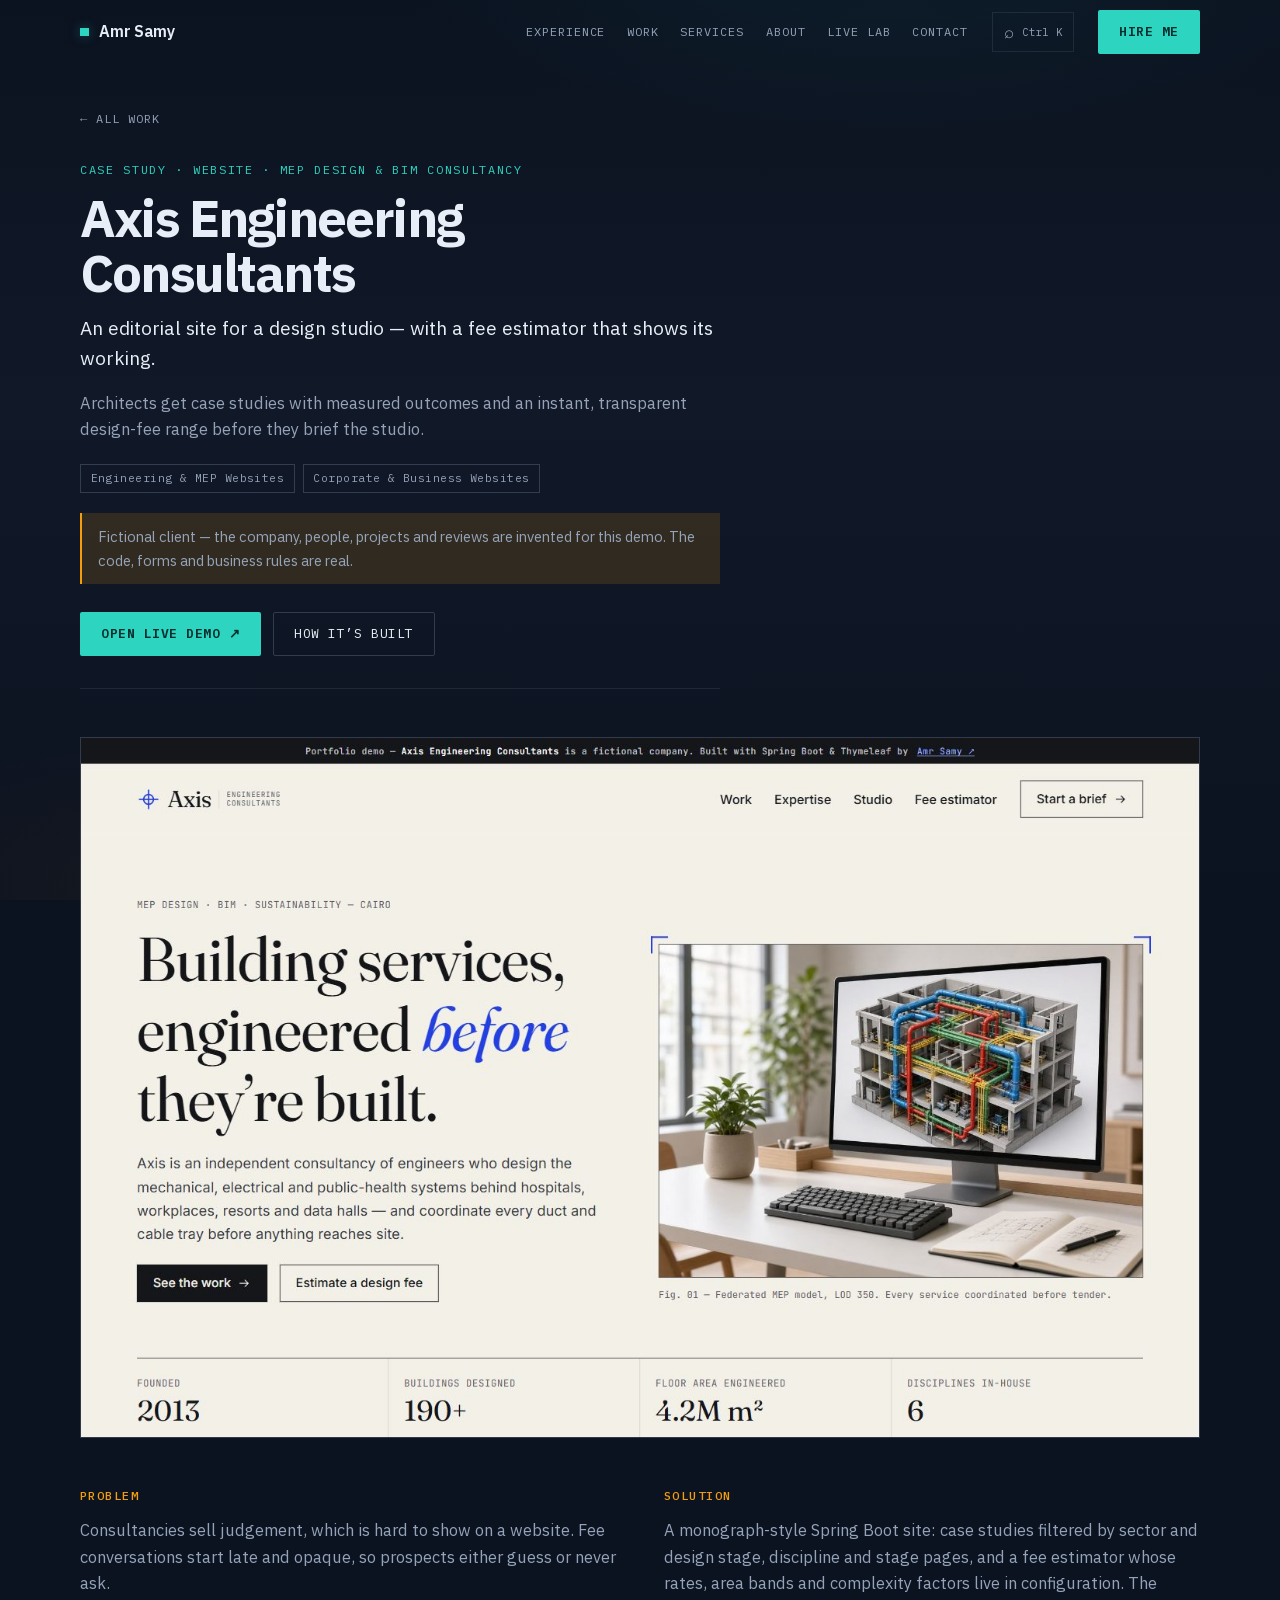
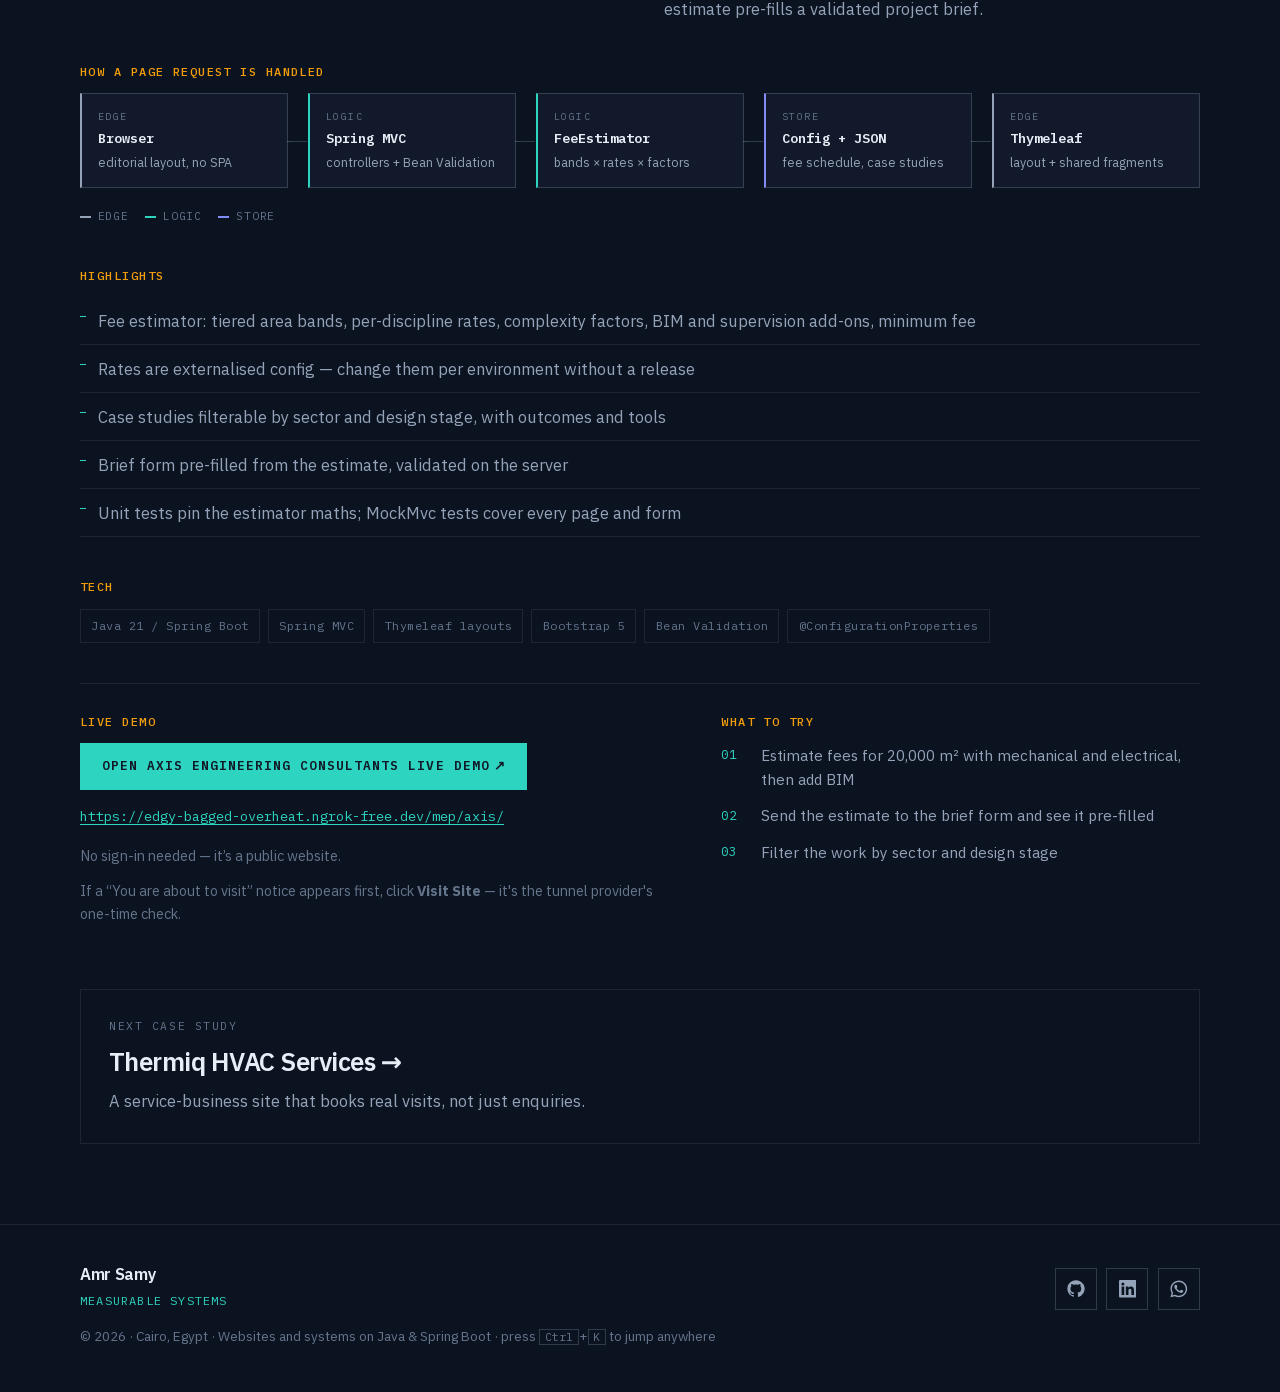
<file: work/axis.html>
<!DOCTYPE html><html lang="en" class="__variable_4eeef7 __variable_aa62b7"><head><meta charSet="utf-8"/><meta name="viewport" content="width=device-width, initial-scale=1"/><link rel="preload" href="/_next/static/media/26d4368bf94c0ec4-s.p.woff2" as="font" crossorigin="" type="font/woff2"/><link rel="preload" href="/_next/static/media/98e207f02528a563-s.p.woff2" as="font" crossorigin="" type="font/woff2"/><link rel="preload" href="/_next/static/media/d3ebbfd689654d3a-s.p.woff2" as="font" crossorigin="" type="font/woff2"/><link rel="preload" href="/_next/static/media/db96af6b531dc71f-s.p.woff2" as="font" crossorigin="" type="font/woff2"/><link rel="preload" as="image" href="/work/axis.jpg"/><link rel="stylesheet" href="/_next/static/css/1930932526e8cc3a.css" data-precedence="next"/><link rel="stylesheet" href="/_next/static/css/658cf86a48c7d524.css" data-precedence="next"/><link rel="stylesheet" href="/_next/static/css/42c94fd76ae65655.css" data-precedence="next"/><link rel="preload" as="script" fetchPriority="low" href="/_next/static/chunks/webpack-f8e4cfb510bc3a36.js"/><script src="/_next/static/chunks/fd9d1056-88c8a1669018f964.js" async=""></script><script src="/_next/static/chunks/117-1b55894b1eadca56.js" async=""></script><script src="/_next/static/chunks/main-app-6fca1515cee9a03c.js" async=""></script><script src="/_next/static/chunks/972-a1597467b2f45725.js" async=""></script><script src="/_next/static/chunks/app/work/%5Bslug%5D/page-c67d64c1f31d8a97.js" async=""></script><script src="/_next/static/chunks/515-f8e2b37ccf91877b.js" async=""></script><script src="/_next/static/chunks/app/layout-a5c3000199f98bb6.js" async=""></script><meta name="theme-color" content="#0b1220"/><meta name="color-scheme" content="dark"/><title>Axis Engineering Consultants — Amr Samy</title><meta name="description" content="An editorial site for a design studio — with a fee estimator that shows its working. Architects get case studies with measured outcomes and an instant, transparent design-fee range before they brief the studio."/><meta name="application-name" content="Amr Samy"/><link rel="author" href="https://amrsamy203.github.io"/><meta name="author" content="Amr Samy"/><meta name="keywords" content="Java developer,software engineer,Spring Boot,Thymeleaf,business websites,engineering company website,MEP website,SaaS development,business management system,backend engineer,RabbitMQ,PostgreSQL,freelance developer,Cairo"/><meta name="creator" content="Amr Samy"/><meta name="robots" content="index, follow"/><link rel="canonical" href="https://amrsamy203.github.io/work/axis"/><meta property="og:title" content="Axis Engineering Consultants — case study"/><meta property="og:description" content="An editorial site for a design studio — with a fee estimator that shows its working."/><meta property="og:url" content="https://amrsamy203.github.io/work/axis"/><meta property="og:image" content="https://amrsamy203.github.io/opengraph-image.png"/><meta property="og:image:width" content="1200"/><meta property="og:image:height" content="630"/><meta property="og:type" content="article"/><meta name="twitter:card" content="summary_large_image"/><meta name="twitter:title" content="Axis Engineering Consultants — case study"/><meta name="twitter:description" content="An editorial site for a design studio — with a fee estimator that shows its working."/><meta name="twitter:image" content="https://amrsamy203.github.io/opengraph-image.png"/><link rel="icon" href="/icon.svg?455a6527e2ee615d" type="image/svg+xml" sizes="any"/><meta name="next-size-adjust"/><script>document.documentElement.classList.add('js')</script><script type="application/ld+json">{"@context":"https://schema.org","@type":"Person","name":"Amr Samy","jobTitle":"Java / Spring Boot Engineer · Websites & Systems","description":"Business websites, SaaS platforms and management systems built on Java and Spring Boot — server-rendered sites that turn visitors into enquiries, and backends that hold up under real volume.","email":"mailto:samyamr270@gmail.com","telephone":"+(20)1016530911","url":"https://amrsamy203.github.io","address":{"@type":"PostalAddress","addressLocality":"Cairo","addressCountry":"EG"},"sameAs":["https://github.com/amrsamy203","https://www.linkedin.com/in/amr-samy-2851ab13b"],"worksFor":[{"@type":"Organization","name":"Cyshield"}],"alumniOf":{"@type":"CollegeOrUniversity","name":"Cairo University"},"knowsAbout":["Java","Spring Boot","Thymeleaf","Web development","RabbitMQ","PostgreSQL","Docker","Distributed systems","C#",".NET","Rust","AWS","Azure","Google Cloud","Anti-money laundering systems"]}</script><script src="/_next/static/chunks/polyfills-42372ed130431b0a.js" noModule=""></script></head><body><a href="#main" class="skip-link">Skip to content</a><div class="site"><header class="Header_header__KwdYD "><div class="container Header_inner__DLT3k"><a class="Header_brand__fkyv5" href="/"><span class="Header_brandMark__w5wIs" aria-hidden="true"></span><span class="Header_brandName__5tcaj">Amr Samy</span></a><nav class="Header_nav__tNWGY" aria-label="Primary"><a href="/#experience" class="Header_navLink__Rvw2c">Experience</a><a href="/#work" class="Header_navLink__Rvw2c">Work</a><a href="/#services" class="Header_navLink__Rvw2c">Services</a><a href="/#about" class="Header_navLink__Rvw2c">About</a><a href="/#lab" class="Header_navLink__Rvw2c">Live lab</a><a href="/#contact" class="Header_navLink__Rvw2c">Contact</a></nav><button type="button" class="Header_cmdk__OG5VH" aria-label="Open command menu (Ctrl+K)"><span aria-hidden="true">⌕</span><kbd>Ctrl K</kbd></button><a href="/#contact" class="btn btn-primary Header_cta__xbIXT">Hire me</a><button type="button" class="Header_menuBtn__4zUe8" aria-expanded="false" aria-controls="mobile-nav" aria-label="Open menu"><span></span><span></span></button></div><div id="mobile-nav" class="Header_mobile__GtAmL "><nav aria-label="Mobile"><a href="/#experience">Experience</a><a href="/#work">Work</a><a href="/#services">Services</a><a href="/#about">About</a><a href="/#lab">Live lab</a><a href="/#contact">Contact</a><a href="/#contact" class="btn btn-primary">Hire me</a></nav></div></header><main id="main"><article class="CaseStudy_page__oPppJ"><div class="container"><a class="CaseStudy_back__tGkEg" href="/#work">← All work</a><header class="CaseStudy_header___2CT3"><p class="CaseStudy_eyebrow__mhaQm">Case study · <!-- -->Website<!-- --> · <!-- -->MEP design &amp; BIM consultancy</p><h1 class="CaseStudy_title__ug6yX">Axis Engineering Consultants</h1><p class="CaseStudy_tagline__s78UN">An editorial site for a design studio — with a fee estimator that shows its working.</p><p class="CaseStudy_outcome__HPjQV">Architects get case studies with measured outcomes and an instant, transparent design-fee range before they brief the studio.</p><ul class="CaseStudy_categories__hHu9M" aria-label="Categories"><li><a href="/?category=engineering#work">Engineering &amp; MEP Websites</a></li><li><a href="/?category=corporate#work">Corporate &amp; Business Websites</a></li></ul><p class="CaseStudy_fictional__hw8Fe">Fictional client — the company, people, projects and reviews are invented for this demo. The code, forms and business rules are real.</p><div class="CaseStudy_headerCtas__9fu7u"><a href="https://edgy-bagged-overheat.ngrok-free.dev/mep/axis/" target="_blank" rel="noopener noreferrer" class="btn btn-primary">Open live demo ↗</a><a href="#architecture" class="btn btn-ghost">How it’s built</a></div></header><figure class="CaseStudy_shot__VuzA5"><img src="/work/axis.jpg" alt="Axis Engineering Consultants home page"/></figure><div class="CaseStudy_grid__NaHAf"><section data-reveal="true"><h2>Problem</h2><p>Consultancies sell judgement, which is hard to show on a website. Fee conversations start late and opaque, so prospects either guess or never ask.</p></section><section data-reveal="true"><h2>Solution</h2><p>A monograph-style Spring Boot site: case studies filtered by sector and design stage, discipline and stage pages, and a fee estimator whose rates, area bands and complexity factors live in configuration. The estimate pre-fills a validated project brief.</p></section></div><section id="architecture" class="CaseStudy_block__j945L"><h2>How a page request is handled</h2><ol class="ArchitectureFlow_flow___PD8J" aria-label="Request flow, left to right"><li class="ArchitectureFlow_node__C1ZPh ArchitectureFlow_io__B_A_L" data-reveal="true" style="--reveal-delay:0s;--i:0"><span class="ArchitectureFlow_kind__tmSkg">edge</span><span class="ArchitectureFlow_label__SsaGf">Browser</span><span class="ArchitectureFlow_detail__cqoIn">editorial layout, no SPA</span><span class="ArchitectureFlow_link___y31n" aria-hidden="true"><i></i></span></li><li class="ArchitectureFlow_node__C1ZPh ArchitectureFlow_logic__QHean" data-reveal="true" style="--reveal-delay:0.09s;--i:1"><span class="ArchitectureFlow_kind__tmSkg">logic</span><span class="ArchitectureFlow_label__SsaGf">Spring MVC</span><span class="ArchitectureFlow_detail__cqoIn">controllers + Bean Validation</span><span class="ArchitectureFlow_link___y31n" aria-hidden="true"><i></i></span></li><li class="ArchitectureFlow_node__C1ZPh ArchitectureFlow_logic__QHean" data-reveal="true" style="--reveal-delay:0.18s;--i:2"><span class="ArchitectureFlow_kind__tmSkg">logic</span><span class="ArchitectureFlow_label__SsaGf">FeeEstimator</span><span class="ArchitectureFlow_detail__cqoIn">bands × rates × factors</span><span class="ArchitectureFlow_link___y31n" aria-hidden="true"><i></i></span></li><li class="ArchitectureFlow_node__C1ZPh ArchitectureFlow_store__ZE4LU" data-reveal="true" style="--reveal-delay:0.27s;--i:3"><span class="ArchitectureFlow_kind__tmSkg">store</span><span class="ArchitectureFlow_label__SsaGf">Config + JSON</span><span class="ArchitectureFlow_detail__cqoIn">fee schedule, case studies</span><span class="ArchitectureFlow_link___y31n" aria-hidden="true"><i></i></span></li><li class="ArchitectureFlow_node__C1ZPh ArchitectureFlow_io__B_A_L" data-reveal="true" style="--reveal-delay:0.36s;--i:4"><span class="ArchitectureFlow_kind__tmSkg">edge</span><span class="ArchitectureFlow_label__SsaGf">Thymeleaf</span><span class="ArchitectureFlow_detail__cqoIn">layout + shared fragments</span></li></ol><p class="CaseStudy_legend__pDZLu"><span class="CaseStudy_lgIo__53_x_">edge</span><span class="CaseStudy_lgLogic__2dSsC">logic</span><span class="CaseStudy_lgStore__uwOAN">store</span></p></section><section class="CaseStudy_block__j945L" data-reveal="true"><h2>Highlights</h2><ul><li>Fee estimator: tiered area bands, per-discipline rates, complexity factors, BIM and supervision add-ons, minimum fee</li><li>Rates are externalised config — change them per environment without a release</li><li>Case studies filterable by sector and design stage, with outcomes and tools</li><li>Brief form pre-filled from the estimate, validated on the server</li><li>Unit tests pin the estimator maths; MockMvc tests cover every page and form</li></ul></section><section class="CaseStudy_block__j945L" data-reveal="true"><h2>Tech</h2><ul class="CaseStudy_tech__gzEad"><li>Java 21 / Spring Boot</li><li>Spring MVC</li><li>Thymeleaf layouts</li><li>Bootstrap 5</li><li>Bean Validation</li><li>@ConfigurationProperties</li></ul></section><section class="CaseStudy_demo__Md1gb" data-reveal="true"><div class="CaseStudy_demoGrid__XuiB3"><div><h2>Live demo</h2><a href="https://edgy-bagged-overheat.ngrok-free.dev/mep/axis/" target="_blank" rel="noopener noreferrer" class="CaseStudy_demoButton__lgSCu">Open <!-- -->Axis Engineering Consultants<!-- --> live demo<span aria-hidden="true"> ↗</span></a><p class="CaseStudy_demoUrl__sGwPP"><a href="https://edgy-bagged-overheat.ngrok-free.dev/mep/axis/" target="_blank" rel="noopener noreferrer">https://edgy-bagged-overheat.ngrok-free.dev/mep/axis/</a></p><p class="CaseStudy_demoHint__QWzzX">No sign-in needed — it’s a public website.</p><p class="CaseStudy_demoHint__QWzzX">If a “You are about to visit” notice appears first, click<!-- --> <strong>Visit Site</strong> — it&#x27;s the tunnel provider&#x27;s one-time check.</p></div><div class="CaseStudy_tryIt__w5cPY"><h2>What to try</h2><ol><li>Estimate fees for 20,000 m² with mechanical and electrical, then add BIM</li><li>Send the estimate to the brief form and see it pre-filled</li><li>Filter the work by sector and design stage</li></ol></div></div></section><a class="CaseStudy_next__AK7hQ" data-glow="true" href="/work/thermiq"><span class="CaseStudy_nextLabel__xSi94">Next case study</span><span class="CaseStudy_nextName__H_S4O">Thermiq HVAC Services<!-- --> <span aria-hidden="true">→</span></span><span class="CaseStudy_nextTag__9Ho_a">A service-business site that books real visits, not just enquiries.</span></a></div></article></main><footer class="Footer_footer__pQtti"><div class="container Footer_inner__vtL_T"><div><p class="Footer_brand__0rdww">Amr Samy</p><p class="Footer_theme__M25y4">Measurable Systems</p></div><ul class="Socials_list__t0MmC "><li><a href="https://github.com/amrsamy203" target="_blank" rel="noopener noreferrer" class="Socials_link__pLNmK Socials_github__kBoQ7" aria-label="GitHub"><svg viewBox="0 0 24 24" class="Socials_icon__cbaeZ" aria-hidden="true" fill="currentColor"><path d="M12 .5a11.5 11.5 0 0 0-3.64 22.41c.58.1.79-.25.79-.56v-2c-3.2.7-3.88-1.37-3.88-1.37-.53-1.33-1.28-1.69-1.28-1.69-1.05-.71.08-.7.08-.7 1.16.08 1.77 1.19 1.77 1.19 1.03 1.77 2.71 1.26 3.37.96.1-.75.4-1.26.73-1.55-2.55-.29-5.24-1.28-5.24-5.68 0-1.26.45-2.28 1.19-3.09-.12-.29-.52-1.46.11-3.05 0 0 .97-.31 3.17 1.18a11 11 0 0 1 5.77 0c2.2-1.49 3.17-1.18 3.17-1.18.63 1.59.23 2.76.11 3.05.74.81 1.19 1.83 1.19 3.09 0 4.41-2.69 5.38-5.26 5.67.41.36.78 1.06.78 2.14v3.17c0 .31.21.67.8.56A11.5 11.5 0 0 0 12 .5Z"></path></svg></a></li><li><a href="https://www.linkedin.com/in/amr-samy-2851ab13b" target="_blank" rel="noopener noreferrer" class="Socials_link__pLNmK Socials_linkedin__6fn2g" aria-label="LinkedIn"><svg viewBox="0 0 24 24" class="Socials_icon__cbaeZ" aria-hidden="true" fill="currentColor"><path d="M20.45 20.45h-3.56v-5.57c0-1.33-.02-3.04-1.85-3.04-1.86 0-2.14 1.45-2.14 2.94v5.67H9.35V9h3.41v1.56h.05c.48-.9 1.64-1.85 3.37-1.85 3.6 0 4.27 2.37 4.27 5.46v6.28ZM5.34 7.43a2.06 2.06 0 1 1 0-4.13 2.06 2.06 0 0 1 0 4.13ZM7.12 20.45H3.56V9h3.56v11.45ZM22.22 0H1.77C.79 0 0 .77 0 1.73v20.54C0 23.23.79 24 1.77 24h20.45c.98 0 1.78-.77 1.78-1.73V1.73C24 .77 23.2 0 22.22 0Z"></path></svg></a></li><li><a href="https://wa.me/201016530911" target="_blank" rel="noopener noreferrer" class="Socials_link__pLNmK Socials_whatsapp__QbTRR" aria-label="WhatsApp"><svg viewBox="0 0 24 24" class="Socials_icon__cbaeZ" aria-hidden="true" fill="currentColor"><path d="M17.47 14.38c-.3-.15-1.76-.87-2.03-.97-.27-.1-.47-.15-.67.15-.2.3-.77.97-.94 1.17-.17.2-.35.22-.65.07-.3-.15-1.26-.46-2.4-1.48-.89-.79-1.49-1.77-1.66-2.07-.17-.3-.02-.46.13-.61.13-.13.3-.35.45-.52.15-.17.2-.3.3-.5.1-.2.05-.37-.02-.52-.08-.15-.67-1.61-.92-2.21-.24-.58-.49-.5-.67-.51h-.57c-.2 0-.52.07-.79.37-.27.3-1.04 1.02-1.04 2.48s1.07 2.88 1.21 3.08c.15.2 2.1 3.2 5.08 4.49.71.31 1.26.49 1.69.63.71.23 1.36.2 1.87.12.57-.09 1.76-.72 2.01-1.41.25-.69.25-1.29.17-1.41-.07-.12-.27-.2-.57-.35ZM12.04 21.5h-.01a9.45 9.45 0 0 1-4.82-1.32l-.35-.21-3.58.94.96-3.49-.23-.36a9.43 9.43 0 0 1-1.45-5.03c0-5.22 4.25-9.46 9.48-9.46a9.4 9.4 0 0 1 6.7 2.78 9.4 9.4 0 0 1 2.77 6.69c0 5.22-4.25 9.46-9.47 9.46Zm8.06-17.52A11.32 11.32 0 0 0 12.04.65C5.76.65.65 5.75.65 12.03c0 2 .52 3.96 1.52 5.69L.55 23.65l6.07-1.59a11.36 11.36 0 0 0 5.42 1.38h.01c6.28 0 11.39-5.1 11.39-11.38 0-3.04-1.18-5.9-3.34-8.06Z"></path></svg></a></li></ul><p class="Footer_copy__KUC9W">© <!-- -->2026<!-- --> · <!-- -->Cairo, Egypt<!-- --> · Websites and systems on Java &amp; Spring Boot ·<!-- --> <span class="Footer_tip__IoDC_">press <kbd>Ctrl</kbd>+<kbd>K</kbd> to jump anywhere</span></p></div></footer></div><script src="/_next/static/chunks/webpack-f8e4cfb510bc3a36.js" async=""></script><script>(self.__next_f=self.__next_f||[]).push([0]);self.__next_f.push([2,null])</script><script>self.__next_f.push([1,"1:HL[\"/_next/static/media/26d4368bf94c0ec4-s.p.woff2\",\"font\",{\"crossOrigin\":\"\",\"type\":\"font/woff2\"}]\n2:HL[\"/_next/static/media/98e207f02528a563-s.p.woff2\",\"font\",{\"crossOrigin\":\"\",\"type\":\"font/woff2\"}]\n3:HL[\"/_next/static/media/d3ebbfd689654d3a-s.p.woff2\",\"font\",{\"crossOrigin\":\"\",\"type\":\"font/woff2\"}]\n4:HL[\"/_next/static/media/db96af6b531dc71f-s.p.woff2\",\"font\",{\"crossOrigin\":\"\",\"type\":\"font/woff2\"}]\n5:HL[\"/_next/static/css/1930932526e8cc3a.css\",\"style\"]\n6:HL[\"/_next/static/css/658cf86a48c7d524.css\",\"style\"]\n7:HL[\"/_next/static/css/42c94fd76ae65655.css\",\"style\"]\n"])</script><script>self.__next_f.push([1,"8:I[2846,[],\"\"]\na:I[2972,[\"972\",\"static/chunks/972-a1597467b2f45725.js\",\"798\",\"static/chunks/app/work/%5Bslug%5D/page-c67d64c1f31d8a97.js\"],\"\"]\nb:I[4707,[],\"\"]\nd:I[6423,[],\"\"]\ne:I[4196,[\"972\",\"static/chunks/972-a1597467b2f45725.js\",\"515\",\"static/chunks/515-f8e2b37ccf91877b.js\",\"185\",\"static/chunks/app/layout-a5c3000199f98bb6.js\"],\"Header\"]\nf:I[4434,[\"972\",\"static/chunks/972-a1597467b2f45725.js\",\"515\",\"static/chunks/515-f8e2b37ccf91877b.js\",\"185\",\"static/chunks/app/layout-a5c3000199f98bb6.js\"],\"Effects\"]\n10:I[5899,[\"972\",\"static/chunks/972-a1597467b2f45725.js\",\"515\",\"static/chunks/515-f8e2b37ccf91877b.js\",\"185\",\"static/chunks/app/layout-a5c3000199f98bb6.js\"],\"CommandMenu\"]\n12:I[1060,[],\"\"]\nc:[\"slug\",\"axis\",\"d\"]\n13:[]\n"])</script><script>self.__next_f.push([1,"0:[\"$\",\"$L8\",null,{\"buildId\":\"RnfdPrfbyfHFPt7x1rICc\",\"assetPrefix\":\"\",\"urlParts\":[\"\",\"work\",\"axis\"],\"initialTree\":[\"\",{\"children\":[\"work\",{\"children\":[[\"slug\",\"axis\",\"d\"],{\"children\":[\"__PAGE__?{\\\"slug\\\":\\\"axis\\\"}\",{}]}]}]},\"$undefined\",\"$undefined\",true],\"initialSeedData\":[\"\",{\"children\":[\"work\",{\"children\":[[\"slug\",\"axis\",\"d\"],{\"children\":[\"__PAGE__\",{},[[\"$L9\",[\"$\",\"article\",null,{\"className\":\"CaseStudy_page__oPppJ\",\"children\":[\"$\",\"div\",null,{\"className\":\"container\",\"children\":[[\"$\",\"$La\",null,{\"href\":\"/#work\",\"className\":\"CaseStudy_back__tGkEg\",\"children\":\"← All work\"}],[\"$\",\"header\",null,{\"className\":\"CaseStudy_header___2CT3\",\"children\":[[\"$\",\"p\",null,{\"className\":\"CaseStudy_eyebrow__mhaQm\",\"children\":[\"Case study · \",\"Website\",\" · \",\"MEP design \u0026 BIM consultancy\"]}],[\"$\",\"h1\",null,{\"className\":\"CaseStudy_title__ug6yX\",\"children\":\"Axis Engineering Consultants\"}],[\"$\",\"p\",null,{\"className\":\"CaseStudy_tagline__s78UN\",\"children\":\"An editorial site for a design studio — with a fee estimator that shows its working.\"}],[\"$\",\"p\",null,{\"className\":\"CaseStudy_outcome__HPjQV\",\"children\":\"Architects get case studies with measured outcomes and an instant, transparent design-fee range before they brief the studio.\"}],[\"$\",\"ul\",null,{\"className\":\"CaseStudy_categories__hHu9M\",\"aria-label\":\"Categories\",\"children\":[[\"$\",\"li\",\"engineering\",{\"children\":[\"$\",\"$La\",null,{\"href\":\"/?category=engineering#work\",\"children\":\"Engineering \u0026 MEP Websites\"}]}],[\"$\",\"li\",\"corporate\",{\"children\":[\"$\",\"$La\",null,{\"href\":\"/?category=corporate#work\",\"children\":\"Corporate \u0026 Business Websites\"}]}]]}],[],[\"$\",\"p\",null,{\"className\":\"CaseStudy_fictional__hw8Fe\",\"children\":\"Fictional client — the company, people, projects and reviews are invented for this demo. The code, forms and business rules are real.\"}],[\"$\",\"div\",null,{\"className\":\"CaseStudy_headerCtas__9fu7u\",\"children\":[[\"$\",\"a\",null,{\"href\":\"https://edgy-bagged-overheat.ngrok-free.dev/mep/axis/\",\"target\":\"_blank\",\"rel\":\"noopener noreferrer\",\"className\":\"btn btn-primary\",\"children\":\"Open live demo ↗\"}],[\"$\",\"a\",null,{\"href\":\"#architecture\",\"className\":\"btn btn-ghost\",\"children\":\"How it’s built\"}]]}]]}],[\"$\",\"figure\",null,{\"className\":\"CaseStudy_shot__VuzA5\",\"children\":[\"$\",\"img\",null,{\"src\":\"/work/axis.jpg\",\"alt\":\"Axis Engineering Consultants home page\"}]}],[\"$\",\"div\",null,{\"className\":\"CaseStudy_grid__NaHAf\",\"children\":[[\"$\",\"section\",null,{\"data-reveal\":true,\"children\":[[\"$\",\"h2\",null,{\"children\":\"Problem\"}],[\"$\",\"p\",null,{\"children\":\"Consultancies sell judgement, which is hard to show on a website. Fee conversations start late and opaque, so prospects either guess or never ask.\"}]]}],[\"$\",\"section\",null,{\"data-reveal\":true,\"children\":[[\"$\",\"h2\",null,{\"children\":\"Solution\"}],[\"$\",\"p\",null,{\"children\":\"A monograph-style Spring Boot site: case studies filtered by sector and design stage, discipline and stage pages, and a fee estimator whose rates, area bands and complexity factors live in configuration. The estimate pre-fills a validated project brief.\"}]]}]]}],[\"$\",\"section\",null,{\"id\":\"architecture\",\"className\":\"CaseStudy_block__j945L\",\"children\":[[\"$\",\"h2\",null,{\"children\":\"How a page request is handled\"}],[\"$\",\"ol\",null,{\"className\":\"ArchitectureFlow_flow___PD8J\",\"aria-label\":\"Request flow, left to right\",\"children\":[[\"$\",\"li\",\"Browser\",{\"className\":\"ArchitectureFlow_node__C1ZPh ArchitectureFlow_io__B_A_L\",\"data-reveal\":true,\"style\":{\"--reveal-delay\":\"0s\",\"--i\":0},\"children\":[[\"$\",\"span\",null,{\"className\":\"ArchitectureFlow_kind__tmSkg\",\"children\":\"edge\"}],[\"$\",\"span\",null,{\"className\":\"ArchitectureFlow_label__SsaGf\",\"children\":\"Browser\"}],[\"$\",\"span\",null,{\"className\":\"ArchitectureFlow_detail__cqoIn\",\"children\":\"editorial layout, no SPA\"}],[\"$\",\"span\",null,{\"className\":\"ArchitectureFlow_link___y31n\",\"aria-hidden\":true,\"children\":[\"$\",\"i\",null,{}]}]]}],[\"$\",\"li\",\"Spring MVC\",{\"className\":\"ArchitectureFlow_node__C1ZPh ArchitectureFlow_logic__QHean\",\"data-reveal\":true,\"style\":{\"--reveal-delay\":\"0.09s\",\"--i\":1},\"children\":[[\"$\",\"span\",null,{\"className\":\"ArchitectureFlow_kind__tmSkg\",\"children\":\"logic\"}],[\"$\",\"span\",null,{\"className\":\"ArchitectureFlow_label__SsaGf\",\"children\":\"Spring MVC\"}],[\"$\",\"span\",null,{\"className\":\"ArchitectureFlow_detail__cqoIn\",\"children\":\"controllers + Bean Validation\"}],[\"$\",\"span\",null,{\"className\":\"ArchitectureFlow_link___y31n\",\"aria-hidden\":true,\"children\":[\"$\",\"i\",null,{}]}]]}],[\"$\",\"li\",\"FeeEstimator\",{\"className\":\"ArchitectureFlow_node__C1ZPh ArchitectureFlow_logic__QHean\",\"data-reveal\":true,\"style\":{\"--reveal-delay\":\"0.18s\",\"--i\":2},\"children\":[[\"$\",\"span\",null,{\"className\":\"ArchitectureFlow_kind__tmSkg\",\"children\":\"logic\"}],[\"$\",\"span\",null,{\"className\":\"ArchitectureFlow_label__SsaGf\",\"children\":\"FeeEstimator\"}],[\"$\",\"span\",null,{\"className\":\"ArchitectureFlow_detail__cqoIn\",\"children\":\"bands × rates × factors\"}],[\"$\",\"span\",null,{\"className\":\"ArchitectureFlow_link___y31n\",\"aria-hidden\":true,\"children\":[\"$\",\"i\",null,{}]}]]}],[\"$\",\"li\",\"Config + JSON\",{\"className\":\"ArchitectureFlow_node__C1ZPh ArchitectureFlow_store__ZE4LU\",\"data-reveal\":true,\"style\":{\"--reveal-delay\":\"0.27s\",\"--i\":3},\"children\":[[\"$\",\"span\",null,{\"className\":\"ArchitectureFlow_kind__tmSkg\",\"children\":\"store\"}],[\"$\",\"span\",null,{\"className\":\"ArchitectureFlow_label__SsaGf\",\"children\":\"Config + JSON\"}],[\"$\",\"span\",null,{\"className\":\"ArchitectureFlow_detail__cqoIn\",\"children\":\"fee schedule, case studies\"}],[\"$\",\"span\",null,{\"className\":\"ArchitectureFlow_link___y31n\",\"aria-hidden\":true,\"children\":[\"$\",\"i\",null,{}]}]]}],[\"$\",\"li\",\"Thymeleaf\",{\"className\":\"ArchitectureFlow_node__C1ZPh ArchitectureFlow_io__B_A_L\",\"data-reveal\":true,\"style\":{\"--reveal-delay\":\"0.36s\",\"--i\":4},\"children\":[[\"$\",\"span\",null,{\"className\":\"ArchitectureFlow_kind__tmSkg\",\"children\":\"edge\"}],[\"$\",\"span\",null,{\"className\":\"ArchitectureFlow_label__SsaGf\",\"children\":\"Thymeleaf\"}],[\"$\",\"span\",null,{\"className\":\"ArchitectureFlow_detail__cqoIn\",\"children\":\"layout + shared fragments\"}],false]}]]}],[\"$\",\"p\",null,{\"className\":\"CaseStudy_legend__pDZLu\",\"children\":[[\"$\",\"span\",\"io\",{\"className\":\"CaseStudy_lgIo__53_x_\",\"children\":\"edge\"}],[\"$\",\"span\",\"logic\",{\"className\":\"CaseStudy_lgLogic__2dSsC\",\"children\":\"logic\"}],[\"$\",\"span\",\"store\",{\"className\":\"CaseStudy_lgStore__uwOAN\",\"children\":\"store\"}]]}]]}],[\"$\",\"section\",null,{\"className\":\"CaseStudy_block__j945L\",\"data-reveal\":true,\"children\":[[\"$\",\"h2\",null,{\"children\":\"Highlights\"}],[\"$\",\"ul\",null,{\"children\":[[\"$\",\"li\",\"Fee estimator: tiered area bands, per-discipline rates, complexity factors, BIM and supervision add-ons, minimum fee\",{\"children\":\"Fee estimator: tiered area bands, per-discipline rates, complexity factors, BIM and supervision add-ons, minimum fee\"}],[\"$\",\"li\",\"Rates are externalised config — change them per environment without a release\",{\"children\":\"Rates are externalised config — change them per environment without a release\"}],[\"$\",\"li\",\"Case studies filterable by sector and design stage, with outcomes and tools\",{\"children\":\"Case studies filterable by sector and design stage, with outcomes and tools\"}],[\"$\",\"li\",\"Brief form pre-filled from the estimate, validated on the server\",{\"children\":\"Brief form pre-filled from the estimate, validated on the server\"}],[\"$\",\"li\",\"Unit tests pin the estimator maths; MockMvc tests cover every page and form\",{\"children\":\"Unit tests pin the estimator maths; MockMvc tests cover every page and form\"}]]}]]}],[\"$\",\"section\",null,{\"className\":\"CaseStudy_block__j945L\",\"data-reveal\":true,\"children\":[[\"$\",\"h2\",null,{\"children\":\"Tech\"}],[\"$\",\"ul\",null,{\"className\":\"CaseStudy_tech__gzEad\",\"children\":[[\"$\",\"li\",\"Java 21 / Spring Boot\",{\"children\":\"Java 21 / Spring Boot\"}],[\"$\",\"li\",\"Spring MVC\",{\"children\":\"Spring MVC\"}],[\"$\",\"li\",\"Thymeleaf layouts\",{\"children\":\"Thymeleaf layouts\"}],[\"$\",\"li\",\"Bootstrap 5\",{\"children\":\"Bootstrap 5\"}],[\"$\",\"li\",\"Bean Validation\",{\"children\":\"Bean Validation\"}],[\"$\",\"li\",\"@ConfigurationProperties\",{\"children\":\"@ConfigurationProperties\"}]]}]]}],[\"$\",\"section\",null,{\"className\":\"CaseStudy_demo__Md1gb\",\"data-reveal\":true,\"children\":[\"$\",\"div\",null,{\"className\":\"CaseStudy_demoGrid__XuiB3\",\"children\":[[\"$\",\"div\",null,{\"children\":[[\"$\",\"h2\",null,{\"children\":\"Live demo\"}],[\"$\",\"a\",null,{\"href\":\"https://edgy-bagged-overheat.ngrok-free.dev/mep/axis/\",\"target\":\"_blank\",\"rel\":\"noopener noreferrer\",\"className\":\"CaseStudy_demoButton__lgSCu\",\"children\":[\"Open \",\"Axis Engineering Consultants\",\" live demo\",[\"$\",\"span\",null,{\"aria-hidden\":true,\"children\":\" ↗\"}]]}],[\"$\",\"p\",null,{\"className\":\"CaseStudy_demoUrl__sGwPP\",\"children\":[\"$\",\"a\",null,{\"href\":\"https://edgy-bagged-overheat.ngrok-free.dev/mep/axis/\",\"target\":\"_blank\",\"rel\":\"noopener noreferrer\",\"children\":\"https://edgy-bagged-overheat.ngrok-free.dev/mep/axis/\"}]}],[\"$\",\"p\",null,{\"className\":\"CaseStudy_demoHint__QWzzX\",\"children\":\"No sign-in needed — it’s a public website.\"}],[\"$\",\"p\",null,{\"className\":\"CaseStudy_demoHint__QWzzX\",\"children\":[\"If a “You are about to visit” notice appears first, click\",\" \",[\"$\",\"strong\",null,{\"children\":\"Visit Site\"}],\" — it's the tunnel provider's one-time check.\"]}]]}],[\"$\",\"div\",null,{\"className\":\"CaseStudy_tryIt__w5cPY\",\"children\":[[\"$\",\"h2\",null,{\"children\":\"What to try\"}],[\"$\",\"ol\",null,{\"children\":[[\"$\",\"li\",\"Estimate fees for 20,000 m² with mechanical and electrical, then add BIM\",{\"children\":\"Estimate fees for 20,000 m² with mechanical and electrical, then add BIM\"}],[\"$\",\"li\",\"Send the estimate to the brief form and see it pre-filled\",{\"children\":\"Send the estimate to the brief form and see it pre-filled\"}],[\"$\",\"li\",\"Filter the work by sector and design stage\",{\"children\":\"Filter the work by sector and design stage\"}]]}]]}]]}]}],[\"$\",\"$La\",null,{\"href\":\"/work/thermiq\",\"className\":\"CaseStudy_next__AK7hQ\",\"data-glow\":true,\"children\":[[\"$\",\"span\",null,{\"className\":\"CaseStudy_nextLabel__xSi94\",\"children\":\"Next case study\"}],[\"$\",\"span\",null,{\"className\":\"CaseStudy_nextName__H_S4O\",\"children\":[\"Thermiq HVAC Services\",\" \",[\"$\",\"span\",null,{\"aria-hidden\":true,\"children\":\"→\"}]]}],[\"$\",\"span\",null,{\"className\":\"CaseStudy_nextTag__9Ho_a\",\"children\":\"A service-business site that books real visits, not just enquiries.\"}]]}]]}]}],[[\"$\",\"link\",\"0\",{\"rel\":\"stylesheet\",\"href\":\"/_next/static/css/42c94fd76ae65655.css\",\"precedence\":\"next\",\"crossOrigin\":\"$undefined\"}]]],null],null]},[null,[\"$\",\"$Lb\",null,{\"parallelRouterKey\":\"children\",\"segmentPath\":[\"children\",\"work\",\"children\",\"$c\",\"children\"],\"error\":\"$undefined\",\"errorStyles\":\"$undefined\",\"errorScripts\":\"$undefined\",\"template\":[\"$\",\"$Ld\",null,{}],\"templateStyles\":\"$undefined\",\"templateScripts\":\"$undefined\",\"notFound\":\"$undefined\",\"notFoundStyles\":\"$undefined\"}]],null]},[null,[\"$\",\"$Lb\",null,{\"parallelRouterKey\":\"children\",\"segmentPath\":[\"children\",\"work\",\"children\"],\"error\":\"$undefined\",\"errorStyles\":\"$undefined\",\"errorScripts\":\"$undefined\",\"template\":[\"$\",\"$Ld\",null,{}],\"templateStyles\":\"$undefined\",\"templateScripts\":\"$undefined\",\"notFound\":\"$undefined\",\"notFoundStyles\":\"$undefined\"}]],null]},[[[[\"$\",\"link\",\"0\",{\"rel\":\"stylesheet\",\"href\":\"/_next/static/css/1930932526e8cc3a.css\",\"precedence\":\"next\",\"crossOrigin\":\"$undefined\"}],[\"$\",\"link\",\"1\",{\"rel\":\"stylesheet\",\"href\":\"/_next/static/css/658cf86a48c7d524.css\",\"precedence\":\"next\",\"crossOrigin\":\"$undefined\"}]],[\"$\",\"html\",null,{\"lang\":\"en\",\"className\":\"__variable_4eeef7 __variable_aa62b7\",\"suppressHydrationWarning\":true,\"children\":[[\"$\",\"head\",null,{\"children\":[[\"$\",\"script\",null,{\"dangerouslySetInnerHTML\":{\"__html\":\"document.documentElement.classList.add('js')\"}}],[\"$\",\"script\",null,{\"type\":\"application/ld+json\",\"dangerouslySetInnerHTML\":{\"__html\":\"{\\\"@context\\\":\\\"https://schema.org\\\",\\\"@type\\\":\\\"Person\\\",\\\"name\\\":\\\"Amr Samy\\\",\\\"jobTitle\\\":\\\"Java / Spring Boot Engineer · Websites \u0026 Systems\\\",\\\"description\\\":\\\"Business websites, SaaS platforms and management systems built on Java and Spring Boot — server-rendered sites that turn visitors into enquiries, and backends that hold up under real volume.\\\",\\\"email\\\":\\\"mailto:samyamr270@gmail.com\\\",\\\"telephone\\\":\\\"+(20)1016530911\\\",\\\"url\\\":\\\"https://amrsamy203.github.io\\\",\\\"address\\\":{\\\"@type\\\":\\\"PostalAddress\\\",\\\"addressLocality\\\":\\\"Cairo\\\",\\\"addressCountry\\\":\\\"EG\\\"},\\\"sameAs\\\":[\\\"https://github.com/amrsamy203\\\",\\\"https://www.linkedin.com/in/amr-samy-2851ab13b\\\"],\\\"worksFor\\\":[{\\\"@type\\\":\\\"Organization\\\",\\\"name\\\":\\\"Cyshield\\\"}],\\\"alumniOf\\\":{\\\"@type\\\":\\\"CollegeOrUniversity\\\",\\\"name\\\":\\\"Cairo University\\\"},\\\"knowsAbout\\\":[\\\"Java\\\",\\\"Spring Boot\\\",\\\"Thymeleaf\\\",\\\"Web development\\\",\\\"RabbitMQ\\\",\\\"PostgreSQL\\\",\\\"Docker\\\",\\\"Distributed systems\\\",\\\"C#\\\",\\\".NET\\\",\\\"Rust\\\",\\\"AWS\\\",\\\"Azure\\\",\\\"Google Cloud\\\",\\\"Anti-money laundering systems\\\"]}\"}}]]}],[\"$\",\"body\",null,{\"children\":[[\"$\",\"a\",null,{\"href\":\"#main\",\"className\":\"skip-link\",\"children\":\"Skip to content\"}],[\"$\",\"div\",null,{\"className\":\"site\",\"children\":[[\"$\",\"$Le\",null,{}],[\"$\",\"main\",null,{\"id\":\"main\",\"children\":[\"$\",\"$Lb\",null,{\"parallelRouterKey\":\"children\",\"segmentPath\":[\"children\"],\"error\":\"$undefined\",\"errorStyles\":\"$undefined\",\"errorScripts\":\"$undefined\",\"template\":[\"$\",\"$Ld\",null,{}],\"templateStyles\":\"$undefined\",\"templateScripts\":\"$undefined\",\"notFound\":[[\"$\",\"title\",null,{\"children\":\"404: This page could not be found.\"}],[\"$\",\"div\",null,{\"style\":{\"fontFamily\":\"system-ui,\\\"Segoe UI\\\",Roboto,Helvetica,Arial,sans-serif,\\\"Apple Color Emoji\\\",\\\"Segoe UI Emoji\\\"\",\"height\":\"100vh\",\"textAlign\":\"center\",\"display\":\"flex\",\"flexDirection\":\"column\",\"alignItems\":\"center\",\"justifyContent\":\"center\"},\"children\":[\"$\",\"div\",null,{\"children\":[[\"$\",\"style\",null,{\"dangerouslySetInnerHTML\":{\"__html\":\"body{color:#000;background:#fff;margin:0}.next-error-h1{border-right:1px solid rgba(0,0,0,.3)}@media (prefers-color-scheme:dark){body{color:#fff;background:#000}.next-error-h1{border-right:1px solid rgba(255,255,255,.3)}}\"}}],[\"$\",\"h1\",null,{\"className\":\"next-error-h1\",\"style\":{\"display\":\"inline-block\",\"margin\":\"0 20px 0 0\",\"padding\":\"0 23px 0 0\",\"fontSize\":24,\"fontWeight\":500,\"verticalAlign\":\"top\",\"lineHeight\":\"49px\"},\"children\":\"404\"}],[\"$\",\"div\",null,{\"style\":{\"display\":\"inline-block\"},\"children\":[\"$\",\"h2\",null,{\"style\":{\"fontSize\":14,\"fontWeight\":400,\"lineHeight\":\"49px\",\"margin\":0},\"children\":\"This page could not be found.\"}]}]]}]}]],\"notFoundStyles\":[]}]}],[\"$\",\"footer\",null,{\"className\":\"Footer_footer__pQtti\",\"children\":[\"$\",\"div\",null,{\"className\":\"container Footer_inner__vtL_T\",\"children\":[[\"$\",\"div\",null,{\"children\":[[\"$\",\"p\",null,{\"className\":\"Footer_brand__0rdww\",\"children\":\"Amr Samy\"}],[\"$\",\"p\",null,{\"className\":\"Footer_theme__M25y4\",\"children\":\"Measurable Systems\"}]]}],[\"$\",\"ul\",null,{\"className\":\"Socials_list__t0MmC \",\"children\":[[\"$\",\"li\",\"github\",{\"children\":[\"$\",\"a\",null,{\"href\":\"https://github.com/amrsamy203\",\"target\":\"_blank\",\"rel\":\"noopener noreferrer\",\"className\":\"Socials_link__pLNmK Socials_github__kBoQ7\",\"aria-label\":\"GitHub\",\"children\":[[\"$\",\"svg\",null,{\"viewBox\":\"0 0 24 24\",\"className\":\"Socials_icon__cbaeZ\",\"aria-hidden\":true,\"fill\":\"currentColor\",\"children\":[\"$\",\"path\",null,{\"d\":\"M12 .5a11.5 11.5 0 0 0-3.64 22.41c.58.1.79-.25.79-.56v-2c-3.2.7-3.88-1.37-3.88-1.37-.53-1.33-1.28-1.69-1.28-1.69-1.05-.71.08-.7.08-.7 1.16.08 1.77 1.19 1.77 1.19 1.03 1.77 2.71 1.26 3.37.96.1-.75.4-1.26.73-1.55-2.55-.29-5.24-1.28-5.24-5.68 0-1.26.45-2.28 1.19-3.09-.12-.29-.52-1.46.11-3.05 0 0 .97-.31 3.17 1.18a11 11 0 0 1 5.77 0c2.2-1.49 3.17-1.18 3.17-1.18.63 1.59.23 2.76.11 3.05.74.81 1.19 1.83 1.19 3.09 0 4.41-2.69 5.38-5.26 5.67.41.36.78 1.06.78 2.14v3.17c0 .31.21.67.8.56A11.5 11.5 0 0 0 12 .5Z\"}]}],false]}]}],[\"$\",\"li\",\"linkedin\",{\"children\":[\"$\",\"a\",null,{\"href\":\"https://www.linkedin.com/in/amr-samy-2851ab13b\",\"target\":\"_blank\",\"rel\":\"noopener noreferrer\",\"className\":\"Socials_link__pLNmK Socials_linkedin__6fn2g\",\"aria-label\":\"LinkedIn\",\"children\":[[\"$\",\"svg\",null,{\"viewBox\":\"0 0 24 24\",\"className\":\"Socials_icon__cbaeZ\",\"aria-hidden\":true,\"fill\":\"currentColor\",\"children\":[\"$\",\"path\",null,{\"d\":\"M20.45 20.45h-3.56v-5.57c0-1.33-.02-3.04-1.85-3.04-1.86 0-2.14 1.45-2.14 2.94v5.67H9.35V9h3.41v1.56h.05c.48-.9 1.64-1.85 3.37-1.85 3.6 0 4.27 2.37 4.27 5.46v6.28ZM5.34 7.43a2.06 2.06 0 1 1 0-4.13 2.06 2.06 0 0 1 0 4.13ZM7.12 20.45H3.56V9h3.56v11.45ZM22.22 0H1.77C.79 0 0 .77 0 1.73v20.54C0 23.23.79 24 1.77 24h20.45c.98 0 1.78-.77 1.78-1.73V1.73C24 .77 23.2 0 22.22 0Z\"}]}],false]}]}],[\"$\",\"li\",\"whatsapp\",{\"children\":[\"$\",\"a\",null,{\"href\":\"https://wa.me/201016530911\",\"target\":\"_blank\",\"rel\":\"noopener noreferrer\",\"className\":\"Socials_link__pLNmK Socials_whatsapp__QbTRR\",\"aria-label\":\"WhatsApp\",\"children\":[[\"$\",\"svg\",null,{\"viewBox\":\"0 0 24 24\",\"className\":\"Socials_icon__cbaeZ\",\"aria-hidden\":true,\"fill\":\"currentColor\",\"children\":[\"$\",\"path\",null,{\"d\":\"M17.47 14.38c-.3-.15-1.76-.87-2.03-.97-.27-.1-.47-.15-.67.15-.2.3-.77.97-.94 1.17-.17.2-.35.22-.65.07-.3-.15-1.26-.46-2.4-1.48-.89-.79-1.49-1.77-1.66-2.07-.17-.3-.02-.46.13-.61.13-.13.3-.35.45-.52.15-.17.2-.3.3-.5.1-.2.05-.37-.02-.52-.08-.15-.67-1.61-.92-2.21-.24-.58-.49-.5-.67-.51h-.57c-.2 0-.52.07-.79.37-.27.3-1.04 1.02-1.04 2.48s1.07 2.88 1.21 3.08c.15.2 2.1 3.2 5.08 4.49.71.31 1.26.49 1.69.63.71.23 1.36.2 1.87.12.57-.09 1.76-.72 2.01-1.41.25-.69.25-1.29.17-1.41-.07-.12-.27-.2-.57-.35ZM12.04 21.5h-.01a9.45 9.45 0 0 1-4.82-1.32l-.35-.21-3.58.94.96-3.49-.23-.36a9.43 9.43 0 0 1-1.45-5.03c0-5.22 4.25-9.46 9.48-9.46a9.4 9.4 0 0 1 6.7 2.78 9.4 9.4 0 0 1 2.77 6.69c0 5.22-4.25 9.46-9.47 9.46Zm8.06-17.52A11.32 11.32 0 0 0 12.04.65C5.76.65.65 5.75.65 12.03c0 2 .52 3.96 1.52 5.69L.55 23.65l6.07-1.59a11.36 11.36 0 0 0 5.42 1.38h.01c6.28 0 11.39-5.1 11.39-11.38 0-3.04-1.18-5.9-3.34-8.06Z\"}]}],false]}]}]]}],[\"$\",\"p\",null,{\"className\":\"Footer_copy__KUC9W\",\"children\":[\"© \",2026,\" · \",\"Cairo, Egypt\",\" · Websites and systems on Java \u0026 Spring Boot ·\",\" \",[\"$\",\"span\",null,{\"className\":\"Footer_tip__IoDC_\",\"children\":[\"press \",[\"$\",\"kbd\",null,{\"children\":\"Ctrl\"}],\"+\",[\"$\",\"kbd\",null,{\"children\":\"K\"}],\" to jump anywhere\"]}]]}]]}]}]]}],[\"$\",\"$Lf\",null,{}],[\"$\",\"$L10\",null,{}]]}]]}]],null],null],\"couldBeIntercepted\":false,\"initialHead\":[null,\"$L11\"],\"globalErrorComponent\":\"$12\",\"missingSlots\":\"$W13\"}]\n"])</script><script>self.__next_f.push([1,"11:[[\"$\",\"meta\",\"0\",{\"name\":\"viewport\",\"content\":\"width=device-width, initial-scale=1\"}],[\"$\",\"meta\",\"1\",{\"name\":\"theme-color\",\"content\":\"#0b1220\"}],[\"$\",\"meta\",\"2\",{\"name\":\"color-scheme\",\"content\":\"dark\"}],[\"$\",\"meta\",\"3\",{\"charSet\":\"utf-8\"}],[\"$\",\"title\",\"4\",{\"children\":\"Axis Engineering Consultants — Amr Samy\"}],[\"$\",\"meta\",\"5\",{\"name\":\"description\",\"content\":\"An editorial site for a design studio — with a fee estimator that shows its working. Architects get case studies with measured outcomes and an instant, transparent design-fee range before they brief the studio.\"}],[\"$\",\"meta\",\"6\",{\"name\":\"application-name\",\"content\":\"Amr Samy\"}],[\"$\",\"link\",\"7\",{\"rel\":\"author\",\"href\":\"https://amrsamy203.github.io\"}],[\"$\",\"meta\",\"8\",{\"name\":\"author\",\"content\":\"Amr Samy\"}],[\"$\",\"meta\",\"9\",{\"name\":\"keywords\",\"content\":\"Java developer,software engineer,Spring Boot,Thymeleaf,business websites,engineering company website,MEP website,SaaS development,business management system,backend engineer,RabbitMQ,PostgreSQL,freelance developer,Cairo\"}],[\"$\",\"meta\",\"10\",{\"name\":\"creator\",\"content\":\"Amr Samy\"}],[\"$\",\"meta\",\"11\",{\"name\":\"robots\",\"content\":\"index, follow\"}],[\"$\",\"link\",\"12\",{\"rel\":\"canonical\",\"href\":\"https://amrsamy203.github.io/work/axis\"}],[\"$\",\"meta\",\"13\",{\"property\":\"og:title\",\"content\":\"Axis Engineering Consultants — case study\"}],[\"$\",\"meta\",\"14\",{\"property\":\"og:description\",\"content\":\"An editorial site for a design studio — with a fee estimator that shows its working.\"}],[\"$\",\"meta\",\"15\",{\"property\":\"og:url\",\"content\":\"https://amrsamy203.github.io/work/axis\"}],[\"$\",\"meta\",\"16\",{\"property\":\"og:image\",\"content\":\"https://amrsamy203.github.io/opengraph-image.png\"}],[\"$\",\"meta\",\"17\",{\"property\":\"og:image:width\",\"content\":\"1200\"}],[\"$\",\"meta\",\"18\",{\"property\":\"og:image:height\",\"content\":\"630\"}],[\"$\",\"meta\",\"19\",{\"property\":\"og:type\",\"content\":\"article\"}],[\"$\",\"meta\",\"20\",{\"name\":\"twitter:card\",\"content\":\"summary_large_image\"}],[\"$\",\"meta\",\"21\",{\"name\":\"twitter:title\",\"content\":\"Axis Engineering Consultants — case study\"}],[\"$\",\"meta\",\"22\",{\"name\":\"twitter:description\",\"content\":\"An editorial site for a design studio — with a fee estimator that shows its working.\"}],[\"$\",\"meta\",\"23\",{\"name\":\"twitter:image\",\"content\":\"https://amrsamy203.github.io/opengraph-image.png\"}],[\"$\",\"link\",\"24\",{\"rel\":\"icon\",\"href\":\"/icon.svg?455a6527e2ee615d\",\"type\":\"image/svg+xml\",\"sizes\":\"any\"}],[\"$\",\"meta\",\"25\",{\"name\":\"next-size-adjust\"}]]\n"])</script><script>self.__next_f.push([1,"9:null\n"])</script></body></html>
</file>
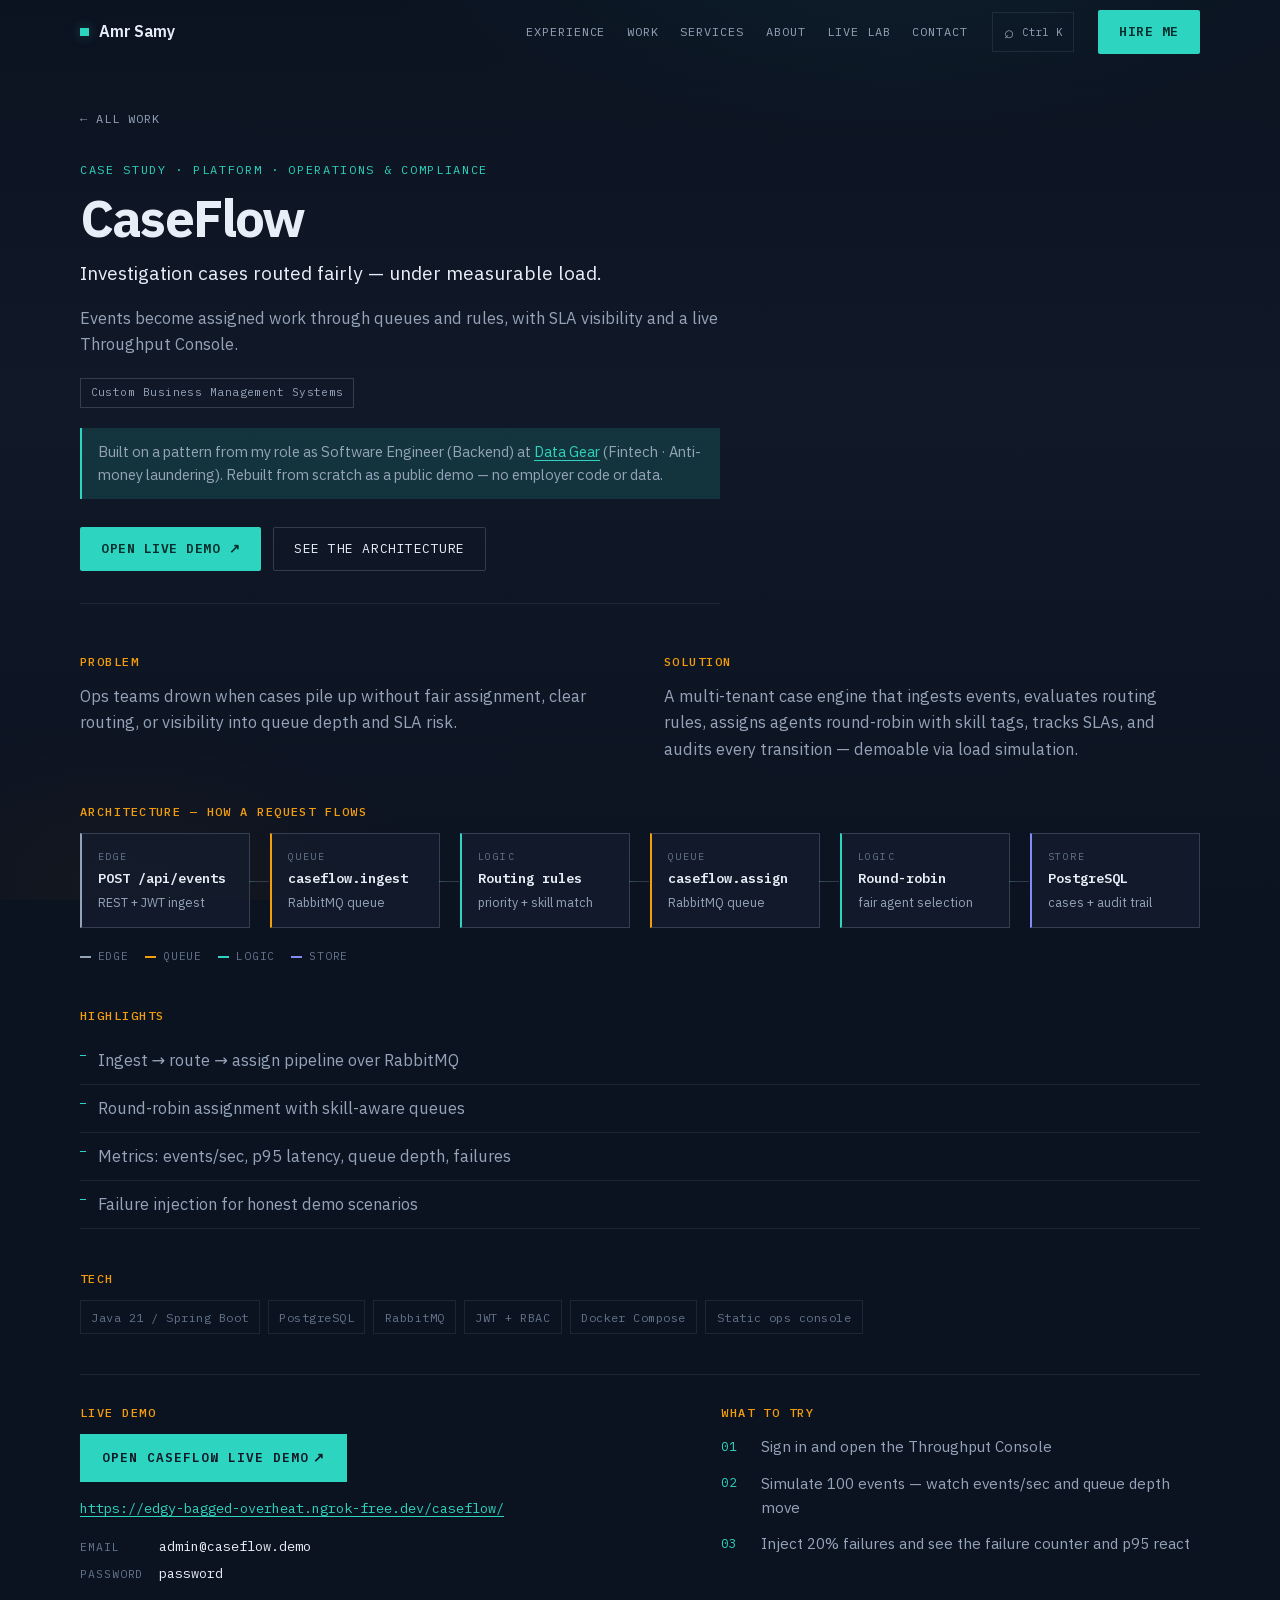
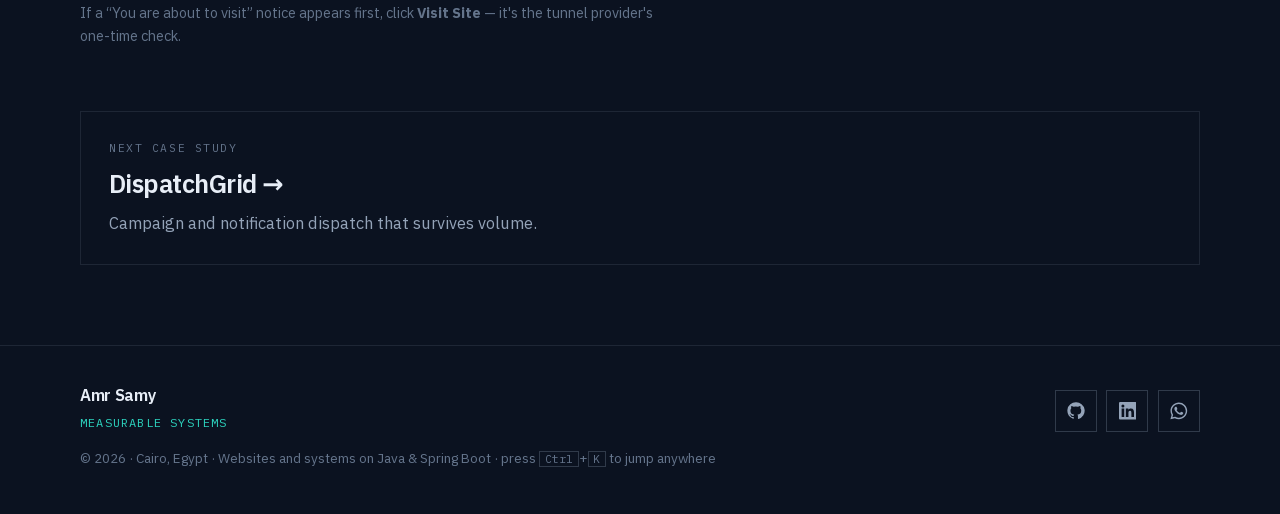
<file: work/caseflow.html>
<!DOCTYPE html><html lang="en" class="__variable_4eeef7 __variable_aa62b7"><head><meta charSet="utf-8"/><meta name="viewport" content="width=device-width, initial-scale=1"/><link rel="preload" href="/_next/static/media/26d4368bf94c0ec4-s.p.woff2" as="font" crossorigin="" type="font/woff2"/><link rel="preload" href="/_next/static/media/98e207f02528a563-s.p.woff2" as="font" crossorigin="" type="font/woff2"/><link rel="preload" href="/_next/static/media/d3ebbfd689654d3a-s.p.woff2" as="font" crossorigin="" type="font/woff2"/><link rel="preload" href="/_next/static/media/db96af6b531dc71f-s.p.woff2" as="font" crossorigin="" type="font/woff2"/><link rel="stylesheet" href="/_next/static/css/1930932526e8cc3a.css" data-precedence="next"/><link rel="stylesheet" href="/_next/static/css/658cf86a48c7d524.css" data-precedence="next"/><link rel="stylesheet" href="/_next/static/css/42c94fd76ae65655.css" data-precedence="next"/><link rel="preload" as="script" fetchPriority="low" href="/_next/static/chunks/webpack-f8e4cfb510bc3a36.js"/><script src="/_next/static/chunks/fd9d1056-88c8a1669018f964.js" async=""></script><script src="/_next/static/chunks/117-1b55894b1eadca56.js" async=""></script><script src="/_next/static/chunks/main-app-6fca1515cee9a03c.js" async=""></script><script src="/_next/static/chunks/972-a1597467b2f45725.js" async=""></script><script src="/_next/static/chunks/app/work/%5Bslug%5D/page-c67d64c1f31d8a97.js" async=""></script><script src="/_next/static/chunks/515-f8e2b37ccf91877b.js" async=""></script><script src="/_next/static/chunks/app/layout-a5c3000199f98bb6.js" async=""></script><meta name="theme-color" content="#0b1220"/><meta name="color-scheme" content="dark"/><title>CaseFlow — Amr Samy</title><meta name="description" content="Investigation cases routed fairly — under measurable load. Events become assigned work through queues and rules, with SLA visibility and a live Throughput Console."/><meta name="application-name" content="Amr Samy"/><link rel="author" href="https://amrsamy203.github.io"/><meta name="author" content="Amr Samy"/><meta name="keywords" content="Java developer,software engineer,Spring Boot,Thymeleaf,business websites,engineering company website,MEP website,SaaS development,business management system,backend engineer,RabbitMQ,PostgreSQL,freelance developer,Cairo"/><meta name="creator" content="Amr Samy"/><meta name="robots" content="index, follow"/><link rel="canonical" href="https://amrsamy203.github.io/work/caseflow"/><meta property="og:title" content="CaseFlow — case study"/><meta property="og:description" content="Investigation cases routed fairly — under measurable load."/><meta property="og:url" content="https://amrsamy203.github.io/work/caseflow"/><meta property="og:image" content="https://amrsamy203.github.io/opengraph-image.png"/><meta property="og:image:width" content="1200"/><meta property="og:image:height" content="630"/><meta property="og:type" content="article"/><meta name="twitter:card" content="summary_large_image"/><meta name="twitter:title" content="CaseFlow — case study"/><meta name="twitter:description" content="Investigation cases routed fairly — under measurable load."/><meta name="twitter:image" content="https://amrsamy203.github.io/opengraph-image.png"/><link rel="icon" href="/icon.svg?455a6527e2ee615d" type="image/svg+xml" sizes="any"/><meta name="next-size-adjust"/><script>document.documentElement.classList.add('js')</script><script type="application/ld+json">{"@context":"https://schema.org","@type":"Person","name":"Amr Samy","jobTitle":"Java / Spring Boot Engineer · Websites & Systems","description":"Business websites, SaaS platforms and management systems built on Java and Spring Boot — server-rendered sites that turn visitors into enquiries, and backends that hold up under real volume.","email":"mailto:samyamr270@gmail.com","telephone":"+(20)1016530911","url":"https://amrsamy203.github.io","address":{"@type":"PostalAddress","addressLocality":"Cairo","addressCountry":"EG"},"sameAs":["https://github.com/amrsamy203","https://www.linkedin.com/in/amr-samy-2851ab13b"],"worksFor":[{"@type":"Organization","name":"Cyshield"}],"alumniOf":{"@type":"CollegeOrUniversity","name":"Cairo University"},"knowsAbout":["Java","Spring Boot","Thymeleaf","Web development","RabbitMQ","PostgreSQL","Docker","Distributed systems","C#",".NET","Rust","AWS","Azure","Google Cloud","Anti-money laundering systems"]}</script><script src="/_next/static/chunks/polyfills-42372ed130431b0a.js" noModule=""></script></head><body><a href="#main" class="skip-link">Skip to content</a><div class="site"><header class="Header_header__KwdYD "><div class="container Header_inner__DLT3k"><a class="Header_brand__fkyv5" href="/"><span class="Header_brandMark__w5wIs" aria-hidden="true"></span><span class="Header_brandName__5tcaj">Amr Samy</span></a><nav class="Header_nav__tNWGY" aria-label="Primary"><a href="/#experience" class="Header_navLink__Rvw2c">Experience</a><a href="/#work" class="Header_navLink__Rvw2c">Work</a><a href="/#services" class="Header_navLink__Rvw2c">Services</a><a href="/#about" class="Header_navLink__Rvw2c">About</a><a href="/#lab" class="Header_navLink__Rvw2c">Live lab</a><a href="/#contact" class="Header_navLink__Rvw2c">Contact</a></nav><button type="button" class="Header_cmdk__OG5VH" aria-label="Open command menu (Ctrl+K)"><span aria-hidden="true">⌕</span><kbd>Ctrl K</kbd></button><a href="/#contact" class="btn btn-primary Header_cta__xbIXT">Hire me</a><button type="button" class="Header_menuBtn__4zUe8" aria-expanded="false" aria-controls="mobile-nav" aria-label="Open menu"><span></span><span></span></button></div><div id="mobile-nav" class="Header_mobile__GtAmL "><nav aria-label="Mobile"><a href="/#experience">Experience</a><a href="/#work">Work</a><a href="/#services">Services</a><a href="/#about">About</a><a href="/#lab">Live lab</a><a href="/#contact">Contact</a><a href="/#contact" class="btn btn-primary">Hire me</a></nav></div></header><main id="main"><article class="CaseStudy_page__oPppJ"><div class="container"><a class="CaseStudy_back__tGkEg" href="/#work">← All work</a><header class="CaseStudy_header___2CT3"><p class="CaseStudy_eyebrow__mhaQm">Case study · <!-- -->Platform<!-- --> · <!-- -->Operations &amp; compliance</p><h1 class="CaseStudy_title__ug6yX">CaseFlow</h1><p class="CaseStudy_tagline__s78UN">Investigation cases routed fairly — under measurable load.</p><p class="CaseStudy_outcome__HPjQV">Events become assigned work through queues and rules, with SLA visibility and a live Throughput Console.</p><ul class="CaseStudy_categories__hHu9M" aria-label="Categories"><li><a href="/?category=management#work">Custom Business Management Systems</a></li></ul><p class="CaseStudy_origin__svvYE">Built on a pattern from my role as <!-- -->Software Engineer (Backend)<!-- --> at<!-- --> <a href="/experience#datagear">Data Gear</a> (<!-- -->Fintech · Anti-money laundering<!-- -->). Rebuilt from scratch as a public demo — no employer code or data.</p><div class="CaseStudy_headerCtas__9fu7u"><a href="https://edgy-bagged-overheat.ngrok-free.dev/caseflow/" target="_blank" rel="noopener noreferrer" class="btn btn-primary">Open live demo ↗</a><a href="#architecture" class="btn btn-ghost">See the architecture</a></div></header><div class="CaseStudy_grid__NaHAf"><section data-reveal="true"><h2>Problem</h2><p>Ops teams drown when cases pile up without fair assignment, clear routing, or visibility into queue depth and SLA risk.</p></section><section data-reveal="true"><h2>Solution</h2><p>A multi-tenant case engine that ingests events, evaluates routing rules, assigns agents round-robin with skill tags, tracks SLAs, and audits every transition — demoable via load simulation.</p></section></div><section id="architecture" class="CaseStudy_block__j945L"><h2>Architecture — how a request flows</h2><ol class="ArchitectureFlow_flow___PD8J" aria-label="Request flow, left to right"><li class="ArchitectureFlow_node__C1ZPh ArchitectureFlow_io__B_A_L" data-reveal="true" style="--reveal-delay:0s;--i:0"><span class="ArchitectureFlow_kind__tmSkg">edge</span><span class="ArchitectureFlow_label__SsaGf">POST /api/events</span><span class="ArchitectureFlow_detail__cqoIn">REST + JWT ingest</span><span class="ArchitectureFlow_link___y31n" aria-hidden="true"><i></i></span></li><li class="ArchitectureFlow_node__C1ZPh ArchitectureFlow_queue__hDz91" data-reveal="true" style="--reveal-delay:0.09s;--i:1"><span class="ArchitectureFlow_kind__tmSkg">queue</span><span class="ArchitectureFlow_label__SsaGf">caseflow.ingest</span><span class="ArchitectureFlow_detail__cqoIn">RabbitMQ queue</span><span class="ArchitectureFlow_link___y31n" aria-hidden="true"><i></i></span></li><li class="ArchitectureFlow_node__C1ZPh ArchitectureFlow_logic__QHean" data-reveal="true" style="--reveal-delay:0.18s;--i:2"><span class="ArchitectureFlow_kind__tmSkg">logic</span><span class="ArchitectureFlow_label__SsaGf">Routing rules</span><span class="ArchitectureFlow_detail__cqoIn">priority + skill match</span><span class="ArchitectureFlow_link___y31n" aria-hidden="true"><i></i></span></li><li class="ArchitectureFlow_node__C1ZPh ArchitectureFlow_queue__hDz91" data-reveal="true" style="--reveal-delay:0.27s;--i:3"><span class="ArchitectureFlow_kind__tmSkg">queue</span><span class="ArchitectureFlow_label__SsaGf">caseflow.assign</span><span class="ArchitectureFlow_detail__cqoIn">RabbitMQ queue</span><span class="ArchitectureFlow_link___y31n" aria-hidden="true"><i></i></span></li><li class="ArchitectureFlow_node__C1ZPh ArchitectureFlow_logic__QHean" data-reveal="true" style="--reveal-delay:0.36s;--i:4"><span class="ArchitectureFlow_kind__tmSkg">logic</span><span class="ArchitectureFlow_label__SsaGf">Round-robin</span><span class="ArchitectureFlow_detail__cqoIn">fair agent selection</span><span class="ArchitectureFlow_link___y31n" aria-hidden="true"><i></i></span></li><li class="ArchitectureFlow_node__C1ZPh ArchitectureFlow_store__ZE4LU" data-reveal="true" style="--reveal-delay:0.44999999999999996s;--i:5"><span class="ArchitectureFlow_kind__tmSkg">store</span><span class="ArchitectureFlow_label__SsaGf">PostgreSQL</span><span class="ArchitectureFlow_detail__cqoIn">cases + audit trail</span></li></ol><p class="CaseStudy_legend__pDZLu"><span class="CaseStudy_lgIo__53_x_">edge</span><span class="CaseStudy_lgQueue__evwBa">queue</span><span class="CaseStudy_lgLogic__2dSsC">logic</span><span class="CaseStudy_lgStore__uwOAN">store</span></p></section><section class="CaseStudy_block__j945L" data-reveal="true"><h2>Highlights</h2><ul><li>Ingest → route → assign pipeline over RabbitMQ</li><li>Round-robin assignment with skill-aware queues</li><li>Metrics: events/sec, p95 latency, queue depth, failures</li><li>Failure injection for honest demo scenarios</li></ul></section><section class="CaseStudy_block__j945L" data-reveal="true"><h2>Tech</h2><ul class="CaseStudy_tech__gzEad"><li>Java 21 / Spring Boot</li><li>PostgreSQL</li><li>RabbitMQ</li><li>JWT + RBAC</li><li>Docker Compose</li><li>Static ops console</li></ul></section><section class="CaseStudy_demo__Md1gb" data-reveal="true"><div class="CaseStudy_demoGrid__XuiB3"><div><h2>Live demo</h2><a href="https://edgy-bagged-overheat.ngrok-free.dev/caseflow/" target="_blank" rel="noopener noreferrer" class="CaseStudy_demoButton__lgSCu">Open <!-- -->CaseFlow<!-- --> live demo<span aria-hidden="true"> ↗</span></a><p class="CaseStudy_demoUrl__sGwPP"><a href="https://edgy-bagged-overheat.ngrok-free.dev/caseflow/" target="_blank" rel="noopener noreferrer">https://edgy-bagged-overheat.ngrok-free.dev/caseflow/</a></p><dl class="CaseStudy_login__YE4Ey"><dt>Email</dt><dd>admin@caseflow.demo</dd><dt>Password</dt><dd>password</dd></dl><p class="CaseStudy_demoHint__QWzzX">If a “You are about to visit” notice appears first, click<!-- --> <strong>Visit Site</strong> — it&#x27;s the tunnel provider&#x27;s one-time check.</p></div><div class="CaseStudy_tryIt__w5cPY"><h2>What to try</h2><ol><li>Sign in and open the Throughput Console</li><li>Simulate 100 events — watch events/sec and queue depth move</li><li>Inject 20% failures and see the failure counter and p95 react</li></ol></div></div></section><a class="CaseStudy_next__AK7hQ" data-glow="true" href="/work/dispatchgrid"><span class="CaseStudy_nextLabel__xSi94">Next case study</span><span class="CaseStudy_nextName__H_S4O">DispatchGrid<!-- --> <span aria-hidden="true">→</span></span><span class="CaseStudy_nextTag__9Ho_a">Campaign and notification dispatch that survives volume.</span></a></div></article></main><footer class="Footer_footer__pQtti"><div class="container Footer_inner__vtL_T"><div><p class="Footer_brand__0rdww">Amr Samy</p><p class="Footer_theme__M25y4">Measurable Systems</p></div><ul class="Socials_list__t0MmC "><li><a href="https://github.com/amrsamy203" target="_blank" rel="noopener noreferrer" class="Socials_link__pLNmK Socials_github__kBoQ7" aria-label="GitHub"><svg viewBox="0 0 24 24" class="Socials_icon__cbaeZ" aria-hidden="true" fill="currentColor"><path d="M12 .5a11.5 11.5 0 0 0-3.64 22.41c.58.1.79-.25.79-.56v-2c-3.2.7-3.88-1.37-3.88-1.37-.53-1.33-1.28-1.69-1.28-1.69-1.05-.71.08-.7.08-.7 1.16.08 1.77 1.19 1.77 1.19 1.03 1.77 2.71 1.26 3.37.96.1-.75.4-1.26.73-1.55-2.55-.29-5.24-1.28-5.24-5.68 0-1.26.45-2.28 1.19-3.09-.12-.29-.52-1.46.11-3.05 0 0 .97-.31 3.17 1.18a11 11 0 0 1 5.77 0c2.2-1.49 3.17-1.18 3.17-1.18.63 1.59.23 2.76.11 3.05.74.81 1.19 1.83 1.19 3.09 0 4.41-2.69 5.38-5.26 5.67.41.36.78 1.06.78 2.14v3.17c0 .31.21.67.8.56A11.5 11.5 0 0 0 12 .5Z"></path></svg></a></li><li><a href="https://www.linkedin.com/in/amr-samy-2851ab13b" target="_blank" rel="noopener noreferrer" class="Socials_link__pLNmK Socials_linkedin__6fn2g" aria-label="LinkedIn"><svg viewBox="0 0 24 24" class="Socials_icon__cbaeZ" aria-hidden="true" fill="currentColor"><path d="M20.45 20.45h-3.56v-5.57c0-1.33-.02-3.04-1.85-3.04-1.86 0-2.14 1.45-2.14 2.94v5.67H9.35V9h3.41v1.56h.05c.48-.9 1.64-1.85 3.37-1.85 3.6 0 4.27 2.37 4.27 5.46v6.28ZM5.34 7.43a2.06 2.06 0 1 1 0-4.13 2.06 2.06 0 0 1 0 4.13ZM7.12 20.45H3.56V9h3.56v11.45ZM22.22 0H1.77C.79 0 0 .77 0 1.73v20.54C0 23.23.79 24 1.77 24h20.45c.98 0 1.78-.77 1.78-1.73V1.73C24 .77 23.2 0 22.22 0Z"></path></svg></a></li><li><a href="https://wa.me/201016530911" target="_blank" rel="noopener noreferrer" class="Socials_link__pLNmK Socials_whatsapp__QbTRR" aria-label="WhatsApp"><svg viewBox="0 0 24 24" class="Socials_icon__cbaeZ" aria-hidden="true" fill="currentColor"><path d="M17.47 14.38c-.3-.15-1.76-.87-2.03-.97-.27-.1-.47-.15-.67.15-.2.3-.77.97-.94 1.17-.17.2-.35.22-.65.07-.3-.15-1.26-.46-2.4-1.48-.89-.79-1.49-1.77-1.66-2.07-.17-.3-.02-.46.13-.61.13-.13.3-.35.45-.52.15-.17.2-.3.3-.5.1-.2.05-.37-.02-.52-.08-.15-.67-1.61-.92-2.21-.24-.58-.49-.5-.67-.51h-.57c-.2 0-.52.07-.79.37-.27.3-1.04 1.02-1.04 2.48s1.07 2.88 1.21 3.08c.15.2 2.1 3.2 5.08 4.49.71.31 1.26.49 1.69.63.71.23 1.36.2 1.87.12.57-.09 1.76-.72 2.01-1.41.25-.69.25-1.29.17-1.41-.07-.12-.27-.2-.57-.35ZM12.04 21.5h-.01a9.45 9.45 0 0 1-4.82-1.32l-.35-.21-3.58.94.96-3.49-.23-.36a9.43 9.43 0 0 1-1.45-5.03c0-5.22 4.25-9.46 9.48-9.46a9.4 9.4 0 0 1 6.7 2.78 9.4 9.4 0 0 1 2.77 6.69c0 5.22-4.25 9.46-9.47 9.46Zm8.06-17.52A11.32 11.32 0 0 0 12.04.65C5.76.65.65 5.75.65 12.03c0 2 .52 3.96 1.52 5.69L.55 23.65l6.07-1.59a11.36 11.36 0 0 0 5.42 1.38h.01c6.28 0 11.39-5.1 11.39-11.38 0-3.04-1.18-5.9-3.34-8.06Z"></path></svg></a></li></ul><p class="Footer_copy__KUC9W">© <!-- -->2026<!-- --> · <!-- -->Cairo, Egypt<!-- --> · Websites and systems on Java &amp; Spring Boot ·<!-- --> <span class="Footer_tip__IoDC_">press <kbd>Ctrl</kbd>+<kbd>K</kbd> to jump anywhere</span></p></div></footer></div><script src="/_next/static/chunks/webpack-f8e4cfb510bc3a36.js" async=""></script><script>(self.__next_f=self.__next_f||[]).push([0]);self.__next_f.push([2,null])</script><script>self.__next_f.push([1,"1:HL[\"/_next/static/media/26d4368bf94c0ec4-s.p.woff2\",\"font\",{\"crossOrigin\":\"\",\"type\":\"font/woff2\"}]\n2:HL[\"/_next/static/media/98e207f02528a563-s.p.woff2\",\"font\",{\"crossOrigin\":\"\",\"type\":\"font/woff2\"}]\n3:HL[\"/_next/static/media/d3ebbfd689654d3a-s.p.woff2\",\"font\",{\"crossOrigin\":\"\",\"type\":\"font/woff2\"}]\n4:HL[\"/_next/static/media/db96af6b531dc71f-s.p.woff2\",\"font\",{\"crossOrigin\":\"\",\"type\":\"font/woff2\"}]\n5:HL[\"/_next/static/css/1930932526e8cc3a.css\",\"style\"]\n6:HL[\"/_next/static/css/658cf86a48c7d524.css\",\"style\"]\n7:HL[\"/_next/static/css/42c94fd76ae65655.css\",\"style\"]\n"])</script><script>self.__next_f.push([1,"8:I[2846,[],\"\"]\na:I[2972,[\"972\",\"static/chunks/972-a1597467b2f45725.js\",\"798\",\"static/chunks/app/work/%5Bslug%5D/page-c67d64c1f31d8a97.js\"],\"\"]\nb:I[4707,[],\"\"]\nd:I[6423,[],\"\"]\ne:I[4196,[\"972\",\"static/chunks/972-a1597467b2f45725.js\",\"515\",\"static/chunks/515-f8e2b37ccf91877b.js\",\"185\",\"static/chunks/app/layout-a5c3000199f98bb6.js\"],\"Header\"]\nf:I[4434,[\"972\",\"static/chunks/972-a1597467b2f45725.js\",\"515\",\"static/chunks/515-f8e2b37ccf91877b.js\",\"185\",\"static/chunks/app/layout-a5c3000199f98bb6.js\"],\"Effects\"]\n10:I[5899,[\"972\",\"static/chunks/972-a1597467b2f45725.js\",\"515\",\"static/chunks/515-f8e2b37ccf91877b.js\",\"185\",\"static/chunks/app/layout-a5c3000199f98bb6.js\"],\"CommandMenu\"]\n12:I[1060,[],\"\"]\nc:[\"slug\",\"caseflow\",\"d\"]\n13:[]\n"])</script><script>self.__next_f.push([1,"0:[\"$\",\"$L8\",null,{\"buildId\":\"RnfdPrfbyfHFPt7x1rICc\",\"assetPrefix\":\"\",\"urlParts\":[\"\",\"work\",\"caseflow\"],\"initialTree\":[\"\",{\"children\":[\"work\",{\"children\":[[\"slug\",\"caseflow\",\"d\"],{\"children\":[\"__PAGE__?{\\\"slug\\\":\\\"caseflow\\\"}\",{}]}]}]},\"$undefined\",\"$undefined\",true],\"initialSeedData\":[\"\",{\"children\":[\"work\",{\"children\":[[\"slug\",\"caseflow\",\"d\"],{\"children\":[\"__PAGE__\",{},[[\"$L9\",[\"$\",\"article\",null,{\"className\":\"CaseStudy_page__oPppJ\",\"children\":[\"$\",\"div\",null,{\"className\":\"container\",\"children\":[[\"$\",\"$La\",null,{\"href\":\"/#work\",\"className\":\"CaseStudy_back__tGkEg\",\"children\":\"← All work\"}],[\"$\",\"header\",null,{\"className\":\"CaseStudy_header___2CT3\",\"children\":[[\"$\",\"p\",null,{\"className\":\"CaseStudy_eyebrow__mhaQm\",\"children\":[\"Case study · \",\"Platform\",\" · \",\"Operations \u0026 compliance\"]}],[\"$\",\"h1\",null,{\"className\":\"CaseStudy_title__ug6yX\",\"children\":\"CaseFlow\"}],[\"$\",\"p\",null,{\"className\":\"CaseStudy_tagline__s78UN\",\"children\":\"Investigation cases routed fairly — under measurable load.\"}],[\"$\",\"p\",null,{\"className\":\"CaseStudy_outcome__HPjQV\",\"children\":\"Events become assigned work through queues and rules, with SLA visibility and a live Throughput Console.\"}],[\"$\",\"ul\",null,{\"className\":\"CaseStudy_categories__hHu9M\",\"aria-label\":\"Categories\",\"children\":[[\"$\",\"li\",\"management\",{\"children\":[\"$\",\"$La\",null,{\"href\":\"/?category=management#work\",\"children\":\"Custom Business Management Systems\"}]}]]}],[[\"$\",\"p\",\"datagear\",{\"className\":\"CaseStudy_origin__svvYE\",\"children\":[\"Built on a pattern from my role as \",\"Software Engineer (Backend)\",\" at\",\" \",[\"$\",\"$La\",null,{\"href\":\"/experience#datagear\",\"children\":\"Data Gear\"}],\" (\",\"Fintech · Anti-money laundering\",\"). Rebuilt from scratch as a public demo — no employer code or data.\"]}]],\"$undefined\",[\"$\",\"div\",null,{\"className\":\"CaseStudy_headerCtas__9fu7u\",\"children\":[[\"$\",\"a\",null,{\"href\":\"https://edgy-bagged-overheat.ngrok-free.dev/caseflow/\",\"target\":\"_blank\",\"rel\":\"noopener noreferrer\",\"className\":\"btn btn-primary\",\"children\":\"Open live demo ↗\"}],[\"$\",\"a\",null,{\"href\":\"#architecture\",\"className\":\"btn btn-ghost\",\"children\":\"See the architecture\"}]]}]]}],\"$undefined\",[\"$\",\"div\",null,{\"className\":\"CaseStudy_grid__NaHAf\",\"children\":[[\"$\",\"section\",null,{\"data-reveal\":true,\"children\":[[\"$\",\"h2\",null,{\"children\":\"Problem\"}],[\"$\",\"p\",null,{\"children\":\"Ops teams drown when cases pile up without fair assignment, clear routing, or visibility into queue depth and SLA risk.\"}]]}],[\"$\",\"section\",null,{\"data-reveal\":true,\"children\":[[\"$\",\"h2\",null,{\"children\":\"Solution\"}],[\"$\",\"p\",null,{\"children\":\"A multi-tenant case engine that ingests events, evaluates routing rules, assigns agents round-robin with skill tags, tracks SLAs, and audits every transition — demoable via load simulation.\"}]]}]]}],[\"$\",\"section\",null,{\"id\":\"architecture\",\"className\":\"CaseStudy_block__j945L\",\"children\":[[\"$\",\"h2\",null,{\"children\":\"Architecture — how a request flows\"}],[\"$\",\"ol\",null,{\"className\":\"ArchitectureFlow_flow___PD8J\",\"aria-label\":\"Request flow, left to right\",\"children\":[[\"$\",\"li\",\"POST /api/events\",{\"className\":\"ArchitectureFlow_node__C1ZPh ArchitectureFlow_io__B_A_L\",\"data-reveal\":true,\"style\":{\"--reveal-delay\":\"0s\",\"--i\":0},\"children\":[[\"$\",\"span\",null,{\"className\":\"ArchitectureFlow_kind__tmSkg\",\"children\":\"edge\"}],[\"$\",\"span\",null,{\"className\":\"ArchitectureFlow_label__SsaGf\",\"children\":\"POST /api/events\"}],[\"$\",\"span\",null,{\"className\":\"ArchitectureFlow_detail__cqoIn\",\"children\":\"REST + JWT ingest\"}],[\"$\",\"span\",null,{\"className\":\"ArchitectureFlow_link___y31n\",\"aria-hidden\":true,\"children\":[\"$\",\"i\",null,{}]}]]}],[\"$\",\"li\",\"caseflow.ingest\",{\"className\":\"ArchitectureFlow_node__C1ZPh ArchitectureFlow_queue__hDz91\",\"data-reveal\":true,\"style\":{\"--reveal-delay\":\"0.09s\",\"--i\":1},\"children\":[[\"$\",\"span\",null,{\"className\":\"ArchitectureFlow_kind__tmSkg\",\"children\":\"queue\"}],[\"$\",\"span\",null,{\"className\":\"ArchitectureFlow_label__SsaGf\",\"children\":\"caseflow.ingest\"}],[\"$\",\"span\",null,{\"className\":\"ArchitectureFlow_detail__cqoIn\",\"children\":\"RabbitMQ queue\"}],[\"$\",\"span\",null,{\"className\":\"ArchitectureFlow_link___y31n\",\"aria-hidden\":true,\"children\":[\"$\",\"i\",null,{}]}]]}],[\"$\",\"li\",\"Routing rules\",{\"className\":\"ArchitectureFlow_node__C1ZPh ArchitectureFlow_logic__QHean\",\"data-reveal\":true,\"style\":{\"--reveal-delay\":\"0.18s\",\"--i\":2},\"children\":[[\"$\",\"span\",null,{\"className\":\"ArchitectureFlow_kind__tmSkg\",\"children\":\"logic\"}],[\"$\",\"span\",null,{\"className\":\"ArchitectureFlow_label__SsaGf\",\"children\":\"Routing rules\"}],[\"$\",\"span\",null,{\"className\":\"ArchitectureFlow_detail__cqoIn\",\"children\":\"priority + skill match\"}],[\"$\",\"span\",null,{\"className\":\"ArchitectureFlow_link___y31n\",\"aria-hidden\":true,\"children\":[\"$\",\"i\",null,{}]}]]}],[\"$\",\"li\",\"caseflow.assign\",{\"className\":\"ArchitectureFlow_node__C1ZPh ArchitectureFlow_queue__hDz91\",\"data-reveal\":true,\"style\":{\"--reveal-delay\":\"0.27s\",\"--i\":3},\"children\":[[\"$\",\"span\",null,{\"className\":\"ArchitectureFlow_kind__tmSkg\",\"children\":\"queue\"}],[\"$\",\"span\",null,{\"className\":\"ArchitectureFlow_label__SsaGf\",\"children\":\"caseflow.assign\"}],[\"$\",\"span\",null,{\"className\":\"ArchitectureFlow_detail__cqoIn\",\"children\":\"RabbitMQ queue\"}],[\"$\",\"span\",null,{\"className\":\"ArchitectureFlow_link___y31n\",\"aria-hidden\":true,\"children\":[\"$\",\"i\",null,{}]}]]}],[\"$\",\"li\",\"Round-robin\",{\"className\":\"ArchitectureFlow_node__C1ZPh ArchitectureFlow_logic__QHean\",\"data-reveal\":true,\"style\":{\"--reveal-delay\":\"0.36s\",\"--i\":4},\"children\":[[\"$\",\"span\",null,{\"className\":\"ArchitectureFlow_kind__tmSkg\",\"children\":\"logic\"}],[\"$\",\"span\",null,{\"className\":\"ArchitectureFlow_label__SsaGf\",\"children\":\"Round-robin\"}],[\"$\",\"span\",null,{\"className\":\"ArchitectureFlow_detail__cqoIn\",\"children\":\"fair agent selection\"}],[\"$\",\"span\",null,{\"className\":\"ArchitectureFlow_link___y31n\",\"aria-hidden\":true,\"children\":[\"$\",\"i\",null,{}]}]]}],[\"$\",\"li\",\"PostgreSQL\",{\"className\":\"ArchitectureFlow_node__C1ZPh ArchitectureFlow_store__ZE4LU\",\"data-reveal\":true,\"style\":{\"--reveal-delay\":\"0.44999999999999996s\",\"--i\":5},\"children\":[[\"$\",\"span\",null,{\"className\":\"ArchitectureFlow_kind__tmSkg\",\"children\":\"store\"}],[\"$\",\"span\",null,{\"className\":\"ArchitectureFlow_label__SsaGf\",\"children\":\"PostgreSQL\"}],[\"$\",\"span\",null,{\"className\":\"ArchitectureFlow_detail__cqoIn\",\"children\":\"cases + audit trail\"}],false]}]]}],[\"$\",\"p\",null,{\"className\":\"CaseStudy_legend__pDZLu\",\"children\":[[\"$\",\"span\",\"io\",{\"className\":\"CaseStudy_lgIo__53_x_\",\"children\":\"edge\"}],[\"$\",\"span\",\"queue\",{\"className\":\"CaseStudy_lgQueue__evwBa\",\"children\":\"queue\"}],[\"$\",\"span\",\"logic\",{\"className\":\"CaseStudy_lgLogic__2dSsC\",\"children\":\"logic\"}],[\"$\",\"span\",\"store\",{\"className\":\"CaseStudy_lgStore__uwOAN\",\"children\":\"store\"}]]}]]}],[\"$\",\"section\",null,{\"className\":\"CaseStudy_block__j945L\",\"data-reveal\":true,\"children\":[[\"$\",\"h2\",null,{\"children\":\"Highlights\"}],[\"$\",\"ul\",null,{\"children\":[[\"$\",\"li\",\"Ingest → route → assign pipeline over RabbitMQ\",{\"children\":\"Ingest → route → assign pipeline over RabbitMQ\"}],[\"$\",\"li\",\"Round-robin assignment with skill-aware queues\",{\"children\":\"Round-robin assignment with skill-aware queues\"}],[\"$\",\"li\",\"Metrics: events/sec, p95 latency, queue depth, failures\",{\"children\":\"Metrics: events/sec, p95 latency, queue depth, failures\"}],[\"$\",\"li\",\"Failure injection for honest demo scenarios\",{\"children\":\"Failure injection for honest demo scenarios\"}]]}]]}],[\"$\",\"section\",null,{\"className\":\"CaseStudy_block__j945L\",\"data-reveal\":true,\"children\":[[\"$\",\"h2\",null,{\"children\":\"Tech\"}],[\"$\",\"ul\",null,{\"className\":\"CaseStudy_tech__gzEad\",\"children\":[[\"$\",\"li\",\"Java 21 / Spring Boot\",{\"children\":\"Java 21 / Spring Boot\"}],[\"$\",\"li\",\"PostgreSQL\",{\"children\":\"PostgreSQL\"}],[\"$\",\"li\",\"RabbitMQ\",{\"children\":\"RabbitMQ\"}],[\"$\",\"li\",\"JWT + RBAC\",{\"children\":\"JWT + RBAC\"}],[\"$\",\"li\",\"Docker Compose\",{\"children\":\"Docker Compose\"}],[\"$\",\"li\",\"Static ops console\",{\"children\":\"Static ops console\"}]]}]]}],[\"$\",\"section\",null,{\"className\":\"CaseStudy_demo__Md1gb\",\"data-reveal\":true,\"children\":[\"$\",\"div\",null,{\"className\":\"CaseStudy_demoGrid__XuiB3\",\"children\":[[\"$\",\"div\",null,{\"children\":[[\"$\",\"h2\",null,{\"children\":\"Live demo\"}],[\"$\",\"a\",null,{\"href\":\"https://edgy-bagged-overheat.ngrok-free.dev/caseflow/\",\"target\":\"_blank\",\"rel\":\"noopener noreferrer\",\"className\":\"CaseStudy_demoButton__lgSCu\",\"children\":[\"Open \",\"CaseFlow\",\" live demo\",[\"$\",\"span\",null,{\"aria-hidden\":true,\"children\":\" ↗\"}]]}],[\"$\",\"p\",null,{\"className\":\"CaseStudy_demoUrl__sGwPP\",\"children\":[\"$\",\"a\",null,{\"href\":\"https://edgy-bagged-overheat.ngrok-free.dev/caseflow/\",\"target\":\"_blank\",\"rel\":\"noopener noreferrer\",\"children\":\"https://edgy-bagged-overheat.ngrok-free.dev/caseflow/\"}]}],[\"$\",\"dl\",null,{\"className\":\"CaseStudy_login__YE4Ey\",\"children\":[[\"$\",\"dt\",null,{\"children\":\"Email\"}],[\"$\",\"dd\",null,{\"children\":\"admin@caseflow.demo\"}],[\"$\",\"dt\",null,{\"children\":\"Password\"}],[\"$\",\"dd\",null,{\"children\":\"password\"}]]}],[\"$\",\"p\",null,{\"className\":\"CaseStudy_demoHint__QWzzX\",\"children\":[\"If a “You are about to visit” notice appears first, click\",\" \",[\"$\",\"strong\",null,{\"children\":\"Visit Site\"}],\" — it's the tunnel provider's one-time check.\"]}]]}],[\"$\",\"div\",null,{\"className\":\"CaseStudy_tryIt__w5cPY\",\"children\":[[\"$\",\"h2\",null,{\"children\":\"What to try\"}],[\"$\",\"ol\",null,{\"children\":[[\"$\",\"li\",\"Sign in and open the Throughput Console\",{\"children\":\"Sign in and open the Throughput Console\"}],[\"$\",\"li\",\"Simulate 100 events — watch events/sec and queue depth move\",{\"children\":\"Simulate 100 events — watch events/sec and queue depth move\"}],[\"$\",\"li\",\"Inject 20% failures and see the failure counter and p95 react\",{\"children\":\"Inject 20% failures and see the failure counter and p95 react\"}]]}]]}]]}]}],[\"$\",\"$La\",null,{\"href\":\"/work/dispatchgrid\",\"className\":\"CaseStudy_next__AK7hQ\",\"data-glow\":true,\"children\":[[\"$\",\"span\",null,{\"className\":\"CaseStudy_nextLabel__xSi94\",\"children\":\"Next case study\"}],[\"$\",\"span\",null,{\"className\":\"CaseStudy_nextName__H_S4O\",\"children\":[\"DispatchGrid\",\" \",[\"$\",\"span\",null,{\"aria-hidden\":true,\"children\":\"→\"}]]}],[\"$\",\"span\",null,{\"className\":\"CaseStudy_nextTag__9Ho_a\",\"children\":\"Campaign and notification dispatch that survives volume.\"}]]}]]}]}],[[\"$\",\"link\",\"0\",{\"rel\":\"stylesheet\",\"href\":\"/_next/static/css/42c94fd76ae65655.css\",\"precedence\":\"next\",\"crossOrigin\":\"$undefined\"}]]],null],null]},[null,[\"$\",\"$Lb\",null,{\"parallelRouterKey\":\"children\",\"segmentPath\":[\"children\",\"work\",\"children\",\"$c\",\"children\"],\"error\":\"$undefined\",\"errorStyles\":\"$undefined\",\"errorScripts\":\"$undefined\",\"template\":[\"$\",\"$Ld\",null,{}],\"templateStyles\":\"$undefined\",\"templateScripts\":\"$undefined\",\"notFound\":\"$undefined\",\"notFoundStyles\":\"$undefined\"}]],null]},[null,[\"$\",\"$Lb\",null,{\"parallelRouterKey\":\"children\",\"segmentPath\":[\"children\",\"work\",\"children\"],\"error\":\"$undefined\",\"errorStyles\":\"$undefined\",\"errorScripts\":\"$undefined\",\"template\":[\"$\",\"$Ld\",null,{}],\"templateStyles\":\"$undefined\",\"templateScripts\":\"$undefined\",\"notFound\":\"$undefined\",\"notFoundStyles\":\"$undefined\"}]],null]},[[[[\"$\",\"link\",\"0\",{\"rel\":\"stylesheet\",\"href\":\"/_next/static/css/1930932526e8cc3a.css\",\"precedence\":\"next\",\"crossOrigin\":\"$undefined\"}],[\"$\",\"link\",\"1\",{\"rel\":\"stylesheet\",\"href\":\"/_next/static/css/658cf86a48c7d524.css\",\"precedence\":\"next\",\"crossOrigin\":\"$undefined\"}]],[\"$\",\"html\",null,{\"lang\":\"en\",\"className\":\"__variable_4eeef7 __variable_aa62b7\",\"suppressHydrationWarning\":true,\"children\":[[\"$\",\"head\",null,{\"children\":[[\"$\",\"script\",null,{\"dangerouslySetInnerHTML\":{\"__html\":\"document.documentElement.classList.add('js')\"}}],[\"$\",\"script\",null,{\"type\":\"application/ld+json\",\"dangerouslySetInnerHTML\":{\"__html\":\"{\\\"@context\\\":\\\"https://schema.org\\\",\\\"@type\\\":\\\"Person\\\",\\\"name\\\":\\\"Amr Samy\\\",\\\"jobTitle\\\":\\\"Java / Spring Boot Engineer · Websites \u0026 Systems\\\",\\\"description\\\":\\\"Business websites, SaaS platforms and management systems built on Java and Spring Boot — server-rendered sites that turn visitors into enquiries, and backends that hold up under real volume.\\\",\\\"email\\\":\\\"mailto:samyamr270@gmail.com\\\",\\\"telephone\\\":\\\"+(20)1016530911\\\",\\\"url\\\":\\\"https://amrsamy203.github.io\\\",\\\"address\\\":{\\\"@type\\\":\\\"PostalAddress\\\",\\\"addressLocality\\\":\\\"Cairo\\\",\\\"addressCountry\\\":\\\"EG\\\"},\\\"sameAs\\\":[\\\"https://github.com/amrsamy203\\\",\\\"https://www.linkedin.com/in/amr-samy-2851ab13b\\\"],\\\"worksFor\\\":[{\\\"@type\\\":\\\"Organization\\\",\\\"name\\\":\\\"Cyshield\\\"}],\\\"alumniOf\\\":{\\\"@type\\\":\\\"CollegeOrUniversity\\\",\\\"name\\\":\\\"Cairo University\\\"},\\\"knowsAbout\\\":[\\\"Java\\\",\\\"Spring Boot\\\",\\\"Thymeleaf\\\",\\\"Web development\\\",\\\"RabbitMQ\\\",\\\"PostgreSQL\\\",\\\"Docker\\\",\\\"Distributed systems\\\",\\\"C#\\\",\\\".NET\\\",\\\"Rust\\\",\\\"AWS\\\",\\\"Azure\\\",\\\"Google Cloud\\\",\\\"Anti-money laundering systems\\\"]}\"}}]]}],[\"$\",\"body\",null,{\"children\":[[\"$\",\"a\",null,{\"href\":\"#main\",\"className\":\"skip-link\",\"children\":\"Skip to content\"}],[\"$\",\"div\",null,{\"className\":\"site\",\"children\":[[\"$\",\"$Le\",null,{}],[\"$\",\"main\",null,{\"id\":\"main\",\"children\":[\"$\",\"$Lb\",null,{\"parallelRouterKey\":\"children\",\"segmentPath\":[\"children\"],\"error\":\"$undefined\",\"errorStyles\":\"$undefined\",\"errorScripts\":\"$undefined\",\"template\":[\"$\",\"$Ld\",null,{}],\"templateStyles\":\"$undefined\",\"templateScripts\":\"$undefined\",\"notFound\":[[\"$\",\"title\",null,{\"children\":\"404: This page could not be found.\"}],[\"$\",\"div\",null,{\"style\":{\"fontFamily\":\"system-ui,\\\"Segoe UI\\\",Roboto,Helvetica,Arial,sans-serif,\\\"Apple Color Emoji\\\",\\\"Segoe UI Emoji\\\"\",\"height\":\"100vh\",\"textAlign\":\"center\",\"display\":\"flex\",\"flexDirection\":\"column\",\"alignItems\":\"center\",\"justifyContent\":\"center\"},\"children\":[\"$\",\"div\",null,{\"children\":[[\"$\",\"style\",null,{\"dangerouslySetInnerHTML\":{\"__html\":\"body{color:#000;background:#fff;margin:0}.next-error-h1{border-right:1px solid rgba(0,0,0,.3)}@media (prefers-color-scheme:dark){body{color:#fff;background:#000}.next-error-h1{border-right:1px solid rgba(255,255,255,.3)}}\"}}],[\"$\",\"h1\",null,{\"className\":\"next-error-h1\",\"style\":{\"display\":\"inline-block\",\"margin\":\"0 20px 0 0\",\"padding\":\"0 23px 0 0\",\"fontSize\":24,\"fontWeight\":500,\"verticalAlign\":\"top\",\"lineHeight\":\"49px\"},\"children\":\"404\"}],[\"$\",\"div\",null,{\"style\":{\"display\":\"inline-block\"},\"children\":[\"$\",\"h2\",null,{\"style\":{\"fontSize\":14,\"fontWeight\":400,\"lineHeight\":\"49px\",\"margin\":0},\"children\":\"This page could not be found.\"}]}]]}]}]],\"notFoundStyles\":[]}]}],[\"$\",\"footer\",null,{\"className\":\"Footer_footer__pQtti\",\"children\":[\"$\",\"div\",null,{\"className\":\"container Footer_inner__vtL_T\",\"children\":[[\"$\",\"div\",null,{\"children\":[[\"$\",\"p\",null,{\"className\":\"Footer_brand__0rdww\",\"children\":\"Amr Samy\"}],[\"$\",\"p\",null,{\"className\":\"Footer_theme__M25y4\",\"children\":\"Measurable Systems\"}]]}],[\"$\",\"ul\",null,{\"className\":\"Socials_list__t0MmC \",\"children\":[[\"$\",\"li\",\"github\",{\"children\":[\"$\",\"a\",null,{\"href\":\"https://github.com/amrsamy203\",\"target\":\"_blank\",\"rel\":\"noopener noreferrer\",\"className\":\"Socials_link__pLNmK Socials_github__kBoQ7\",\"aria-label\":\"GitHub\",\"children\":[[\"$\",\"svg\",null,{\"viewBox\":\"0 0 24 24\",\"className\":\"Socials_icon__cbaeZ\",\"aria-hidden\":true,\"fill\":\"currentColor\",\"children\":[\"$\",\"path\",null,{\"d\":\"M12 .5a11.5 11.5 0 0 0-3.64 22.41c.58.1.79-.25.79-.56v-2c-3.2.7-3.88-1.37-3.88-1.37-.53-1.33-1.28-1.69-1.28-1.69-1.05-.71.08-.7.08-.7 1.16.08 1.77 1.19 1.77 1.19 1.03 1.77 2.71 1.26 3.37.96.1-.75.4-1.26.73-1.55-2.55-.29-5.24-1.28-5.24-5.68 0-1.26.45-2.28 1.19-3.09-.12-.29-.52-1.46.11-3.05 0 0 .97-.31 3.17 1.18a11 11 0 0 1 5.77 0c2.2-1.49 3.17-1.18 3.17-1.18.63 1.59.23 2.76.11 3.05.74.81 1.19 1.83 1.19 3.09 0 4.41-2.69 5.38-5.26 5.67.41.36.78 1.06.78 2.14v3.17c0 .31.21.67.8.56A11.5 11.5 0 0 0 12 .5Z\"}]}],false]}]}],[\"$\",\"li\",\"linkedin\",{\"children\":[\"$\",\"a\",null,{\"href\":\"https://www.linkedin.com/in/amr-samy-2851ab13b\",\"target\":\"_blank\",\"rel\":\"noopener noreferrer\",\"className\":\"Socials_link__pLNmK Socials_linkedin__6fn2g\",\"aria-label\":\"LinkedIn\",\"children\":[[\"$\",\"svg\",null,{\"viewBox\":\"0 0 24 24\",\"className\":\"Socials_icon__cbaeZ\",\"aria-hidden\":true,\"fill\":\"currentColor\",\"children\":[\"$\",\"path\",null,{\"d\":\"M20.45 20.45h-3.56v-5.57c0-1.33-.02-3.04-1.85-3.04-1.86 0-2.14 1.45-2.14 2.94v5.67H9.35V9h3.41v1.56h.05c.48-.9 1.64-1.85 3.37-1.85 3.6 0 4.27 2.37 4.27 5.46v6.28ZM5.34 7.43a2.06 2.06 0 1 1 0-4.13 2.06 2.06 0 0 1 0 4.13ZM7.12 20.45H3.56V9h3.56v11.45ZM22.22 0H1.77C.79 0 0 .77 0 1.73v20.54C0 23.23.79 24 1.77 24h20.45c.98 0 1.78-.77 1.78-1.73V1.73C24 .77 23.2 0 22.22 0Z\"}]}],false]}]}],[\"$\",\"li\",\"whatsapp\",{\"children\":[\"$\",\"a\",null,{\"href\":\"https://wa.me/201016530911\",\"target\":\"_blank\",\"rel\":\"noopener noreferrer\",\"className\":\"Socials_link__pLNmK Socials_whatsapp__QbTRR\",\"aria-label\":\"WhatsApp\",\"children\":[[\"$\",\"svg\",null,{\"viewBox\":\"0 0 24 24\",\"className\":\"Socials_icon__cbaeZ\",\"aria-hidden\":true,\"fill\":\"currentColor\",\"children\":[\"$\",\"path\",null,{\"d\":\"M17.47 14.38c-.3-.15-1.76-.87-2.03-.97-.27-.1-.47-.15-.67.15-.2.3-.77.97-.94 1.17-.17.2-.35.22-.65.07-.3-.15-1.26-.46-2.4-1.48-.89-.79-1.49-1.77-1.66-2.07-.17-.3-.02-.46.13-.61.13-.13.3-.35.45-.52.15-.17.2-.3.3-.5.1-.2.05-.37-.02-.52-.08-.15-.67-1.61-.92-2.21-.24-.58-.49-.5-.67-.51h-.57c-.2 0-.52.07-.79.37-.27.3-1.04 1.02-1.04 2.48s1.07 2.88 1.21 3.08c.15.2 2.1 3.2 5.08 4.49.71.31 1.26.49 1.69.63.71.23 1.36.2 1.87.12.57-.09 1.76-.72 2.01-1.41.25-.69.25-1.29.17-1.41-.07-.12-.27-.2-.57-.35ZM12.04 21.5h-.01a9.45 9.45 0 0 1-4.82-1.32l-.35-.21-3.58.94.96-3.49-.23-.36a9.43 9.43 0 0 1-1.45-5.03c0-5.22 4.25-9.46 9.48-9.46a9.4 9.4 0 0 1 6.7 2.78 9.4 9.4 0 0 1 2.77 6.69c0 5.22-4.25 9.46-9.47 9.46Zm8.06-17.52A11.32 11.32 0 0 0 12.04.65C5.76.65.65 5.75.65 12.03c0 2 .52 3.96 1.52 5.69L.55 23.65l6.07-1.59a11.36 11.36 0 0 0 5.42 1.38h.01c6.28 0 11.39-5.1 11.39-11.38 0-3.04-1.18-5.9-3.34-8.06Z\"}]}],false]}]}]]}],[\"$\",\"p\",null,{\"className\":\"Footer_copy__KUC9W\",\"children\":[\"© \",2026,\" · \",\"Cairo, Egypt\",\" · Websites and systems on Java \u0026 Spring Boot ·\",\" \",[\"$\",\"span\",null,{\"className\":\"Footer_tip__IoDC_\",\"children\":[\"press \",[\"$\",\"kbd\",null,{\"children\":\"Ctrl\"}],\"+\",[\"$\",\"kbd\",null,{\"children\":\"K\"}],\" to jump anywhere\"]}]]}]]}]}]]}],[\"$\",\"$Lf\",null,{}],[\"$\",\"$L10\",null,{}]]}]]}]],null],null],\"couldBeIntercepted\":false,\"initialHead\":[null,\"$L11\"],\"globalErrorComponent\":\"$12\",\"missingSlots\":\"$W13\"}]\n"])</script><script>self.__next_f.push([1,"11:[[\"$\",\"meta\",\"0\",{\"name\":\"viewport\",\"content\":\"width=device-width, initial-scale=1\"}],[\"$\",\"meta\",\"1\",{\"name\":\"theme-color\",\"content\":\"#0b1220\"}],[\"$\",\"meta\",\"2\",{\"name\":\"color-scheme\",\"content\":\"dark\"}],[\"$\",\"meta\",\"3\",{\"charSet\":\"utf-8\"}],[\"$\",\"title\",\"4\",{\"children\":\"CaseFlow — Amr Samy\"}],[\"$\",\"meta\",\"5\",{\"name\":\"description\",\"content\":\"Investigation cases routed fairly — under measurable load. Events become assigned work through queues and rules, with SLA visibility and a live Throughput Console.\"}],[\"$\",\"meta\",\"6\",{\"name\":\"application-name\",\"content\":\"Amr Samy\"}],[\"$\",\"link\",\"7\",{\"rel\":\"author\",\"href\":\"https://amrsamy203.github.io\"}],[\"$\",\"meta\",\"8\",{\"name\":\"author\",\"content\":\"Amr Samy\"}],[\"$\",\"meta\",\"9\",{\"name\":\"keywords\",\"content\":\"Java developer,software engineer,Spring Boot,Thymeleaf,business websites,engineering company website,MEP website,SaaS development,business management system,backend engineer,RabbitMQ,PostgreSQL,freelance developer,Cairo\"}],[\"$\",\"meta\",\"10\",{\"name\":\"creator\",\"content\":\"Amr Samy\"}],[\"$\",\"meta\",\"11\",{\"name\":\"robots\",\"content\":\"index, follow\"}],[\"$\",\"link\",\"12\",{\"rel\":\"canonical\",\"href\":\"https://amrsamy203.github.io/work/caseflow\"}],[\"$\",\"meta\",\"13\",{\"property\":\"og:title\",\"content\":\"CaseFlow — case study\"}],[\"$\",\"meta\",\"14\",{\"property\":\"og:description\",\"content\":\"Investigation cases routed fairly — under measurable load.\"}],[\"$\",\"meta\",\"15\",{\"property\":\"og:url\",\"content\":\"https://amrsamy203.github.io/work/caseflow\"}],[\"$\",\"meta\",\"16\",{\"property\":\"og:image\",\"content\":\"https://amrsamy203.github.io/opengraph-image.png\"}],[\"$\",\"meta\",\"17\",{\"property\":\"og:image:width\",\"content\":\"1200\"}],[\"$\",\"meta\",\"18\",{\"property\":\"og:image:height\",\"content\":\"630\"}],[\"$\",\"meta\",\"19\",{\"property\":\"og:type\",\"content\":\"article\"}],[\"$\",\"meta\",\"20\",{\"name\":\"twitter:card\",\"content\":\"summary_large_image\"}],[\"$\",\"meta\",\"21\",{\"name\":\"twitter:title\",\"content\":\"CaseFlow — case study\"}],[\"$\",\"meta\",\"22\",{\"name\":\"twitter:description\",\"content\":\"Investigation cases routed fairly — under measurable load.\"}],[\"$\",\"meta\",\"23\",{\"name\":\"twitter:image\",\"content\":\"https://amrsamy203.github.io/opengraph-image.png\"}],[\"$\",\"link\",\"24\",{\"rel\":\"icon\",\"href\":\"/icon.svg?455a6527e2ee615d\",\"type\":\"image/svg+xml\",\"sizes\":\"any\"}],[\"$\",\"meta\",\"25\",{\"name\":\"next-size-adjust\"}]]\n"])</script><script>self.__next_f.push([1,"9:null\n"])</script></body></html>
</file>
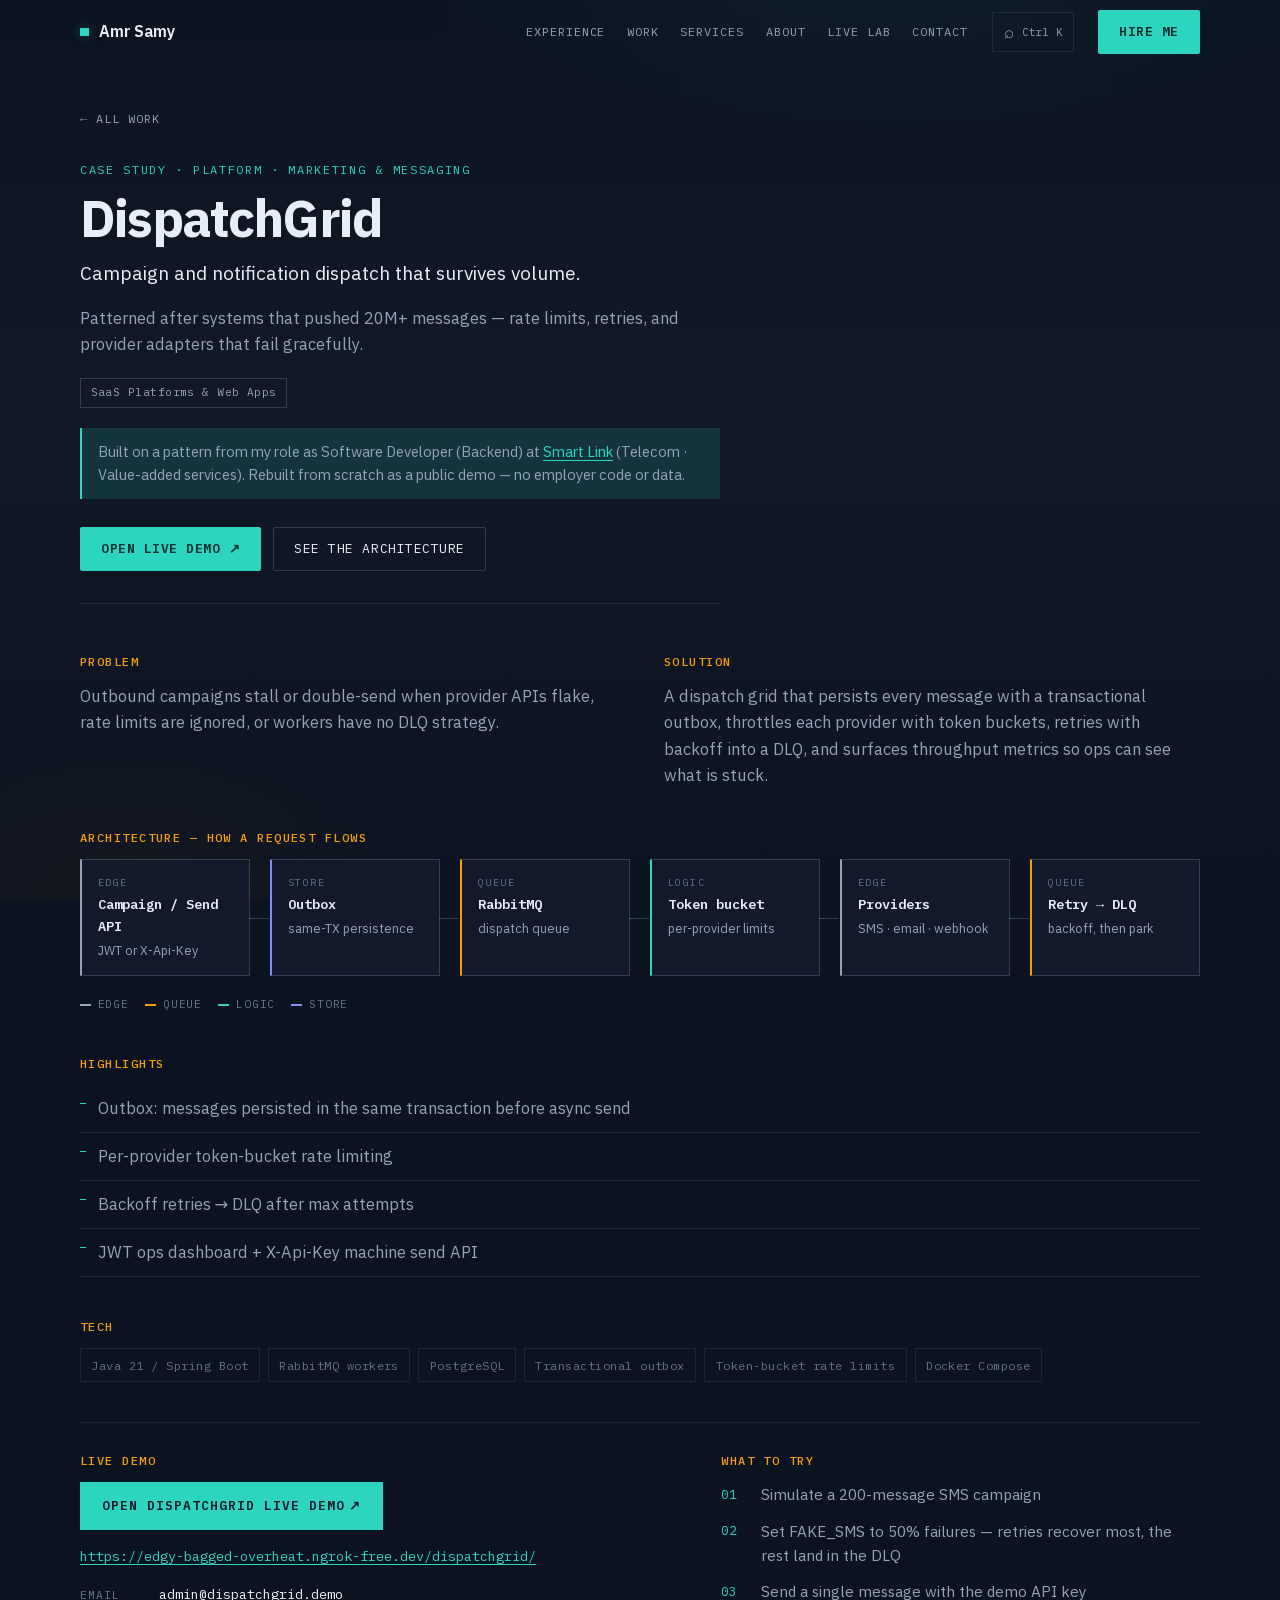
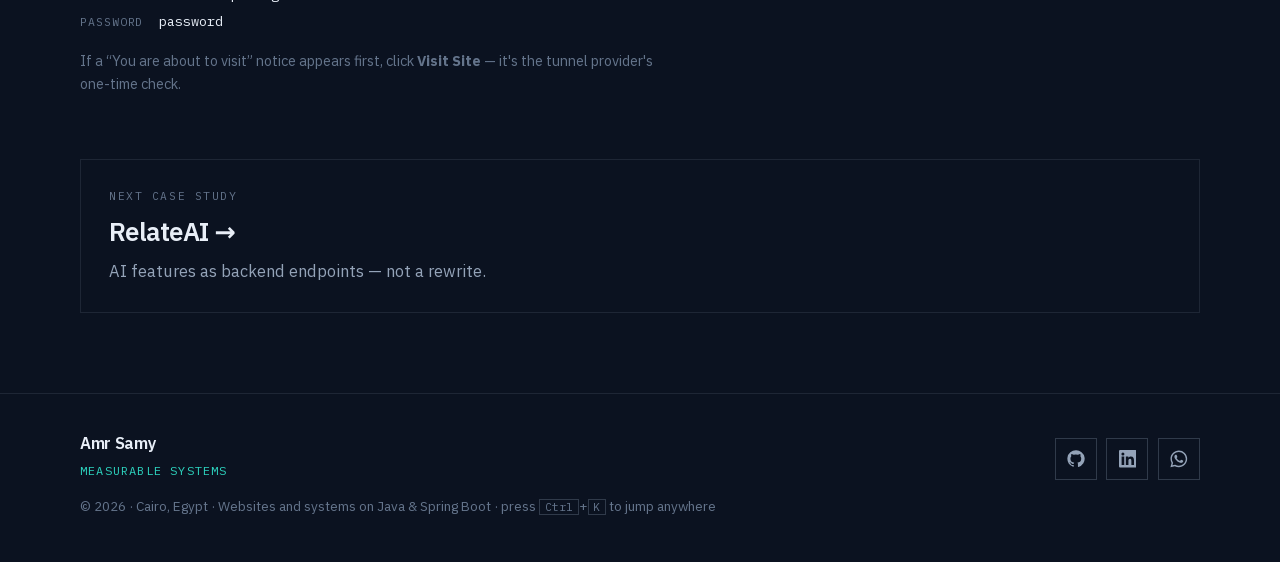
<file: work/dispatchgrid.html>
<!DOCTYPE html><html lang="en" class="__variable_4eeef7 __variable_aa62b7"><head><meta charSet="utf-8"/><meta name="viewport" content="width=device-width, initial-scale=1"/><link rel="preload" href="/_next/static/media/26d4368bf94c0ec4-s.p.woff2" as="font" crossorigin="" type="font/woff2"/><link rel="preload" href="/_next/static/media/98e207f02528a563-s.p.woff2" as="font" crossorigin="" type="font/woff2"/><link rel="preload" href="/_next/static/media/d3ebbfd689654d3a-s.p.woff2" as="font" crossorigin="" type="font/woff2"/><link rel="preload" href="/_next/static/media/db96af6b531dc71f-s.p.woff2" as="font" crossorigin="" type="font/woff2"/><link rel="stylesheet" href="/_next/static/css/1930932526e8cc3a.css" data-precedence="next"/><link rel="stylesheet" href="/_next/static/css/658cf86a48c7d524.css" data-precedence="next"/><link rel="stylesheet" href="/_next/static/css/42c94fd76ae65655.css" data-precedence="next"/><link rel="preload" as="script" fetchPriority="low" href="/_next/static/chunks/webpack-f8e4cfb510bc3a36.js"/><script src="/_next/static/chunks/fd9d1056-88c8a1669018f964.js" async=""></script><script src="/_next/static/chunks/117-1b55894b1eadca56.js" async=""></script><script src="/_next/static/chunks/main-app-6fca1515cee9a03c.js" async=""></script><script src="/_next/static/chunks/972-a1597467b2f45725.js" async=""></script><script src="/_next/static/chunks/app/work/%5Bslug%5D/page-c67d64c1f31d8a97.js" async=""></script><script src="/_next/static/chunks/515-f8e2b37ccf91877b.js" async=""></script><script src="/_next/static/chunks/app/layout-a5c3000199f98bb6.js" async=""></script><meta name="theme-color" content="#0b1220"/><meta name="color-scheme" content="dark"/><title>DispatchGrid — Amr Samy</title><meta name="description" content="Campaign and notification dispatch that survives volume. Patterned after systems that pushed 20M+ messages — rate limits, retries, and provider adapters that fail gracefully."/><meta name="application-name" content="Amr Samy"/><link rel="author" href="https://amrsamy203.github.io"/><meta name="author" content="Amr Samy"/><meta name="keywords" content="Java developer,software engineer,Spring Boot,Thymeleaf,business websites,engineering company website,MEP website,SaaS development,business management system,backend engineer,RabbitMQ,PostgreSQL,freelance developer,Cairo"/><meta name="creator" content="Amr Samy"/><meta name="robots" content="index, follow"/><link rel="canonical" href="https://amrsamy203.github.io/work/dispatchgrid"/><meta property="og:title" content="DispatchGrid — case study"/><meta property="og:description" content="Campaign and notification dispatch that survives volume."/><meta property="og:url" content="https://amrsamy203.github.io/work/dispatchgrid"/><meta property="og:image" content="https://amrsamy203.github.io/opengraph-image.png"/><meta property="og:image:width" content="1200"/><meta property="og:image:height" content="630"/><meta property="og:type" content="article"/><meta name="twitter:card" content="summary_large_image"/><meta name="twitter:title" content="DispatchGrid — case study"/><meta name="twitter:description" content="Campaign and notification dispatch that survives volume."/><meta name="twitter:image" content="https://amrsamy203.github.io/opengraph-image.png"/><link rel="icon" href="/icon.svg?455a6527e2ee615d" type="image/svg+xml" sizes="any"/><meta name="next-size-adjust"/><script>document.documentElement.classList.add('js')</script><script type="application/ld+json">{"@context":"https://schema.org","@type":"Person","name":"Amr Samy","jobTitle":"Java / Spring Boot Engineer · Websites & Systems","description":"Business websites, SaaS platforms and management systems built on Java and Spring Boot — server-rendered sites that turn visitors into enquiries, and backends that hold up under real volume.","email":"mailto:samyamr270@gmail.com","telephone":"+(20)1016530911","url":"https://amrsamy203.github.io","address":{"@type":"PostalAddress","addressLocality":"Cairo","addressCountry":"EG"},"sameAs":["https://github.com/amrsamy203","https://www.linkedin.com/in/amr-samy-2851ab13b"],"worksFor":[{"@type":"Organization","name":"Cyshield"}],"alumniOf":{"@type":"CollegeOrUniversity","name":"Cairo University"},"knowsAbout":["Java","Spring Boot","Thymeleaf","Web development","RabbitMQ","PostgreSQL","Docker","Distributed systems","C#",".NET","Rust","AWS","Azure","Google Cloud","Anti-money laundering systems"]}</script><script src="/_next/static/chunks/polyfills-42372ed130431b0a.js" noModule=""></script></head><body><a href="#main" class="skip-link">Skip to content</a><div class="site"><header class="Header_header__KwdYD "><div class="container Header_inner__DLT3k"><a class="Header_brand__fkyv5" href="/"><span class="Header_brandMark__w5wIs" aria-hidden="true"></span><span class="Header_brandName__5tcaj">Amr Samy</span></a><nav class="Header_nav__tNWGY" aria-label="Primary"><a href="/#experience" class="Header_navLink__Rvw2c">Experience</a><a href="/#work" class="Header_navLink__Rvw2c">Work</a><a href="/#services" class="Header_navLink__Rvw2c">Services</a><a href="/#about" class="Header_navLink__Rvw2c">About</a><a href="/#lab" class="Header_navLink__Rvw2c">Live lab</a><a href="/#contact" class="Header_navLink__Rvw2c">Contact</a></nav><button type="button" class="Header_cmdk__OG5VH" aria-label="Open command menu (Ctrl+K)"><span aria-hidden="true">⌕</span><kbd>Ctrl K</kbd></button><a href="/#contact" class="btn btn-primary Header_cta__xbIXT">Hire me</a><button type="button" class="Header_menuBtn__4zUe8" aria-expanded="false" aria-controls="mobile-nav" aria-label="Open menu"><span></span><span></span></button></div><div id="mobile-nav" class="Header_mobile__GtAmL "><nav aria-label="Mobile"><a href="/#experience">Experience</a><a href="/#work">Work</a><a href="/#services">Services</a><a href="/#about">About</a><a href="/#lab">Live lab</a><a href="/#contact">Contact</a><a href="/#contact" class="btn btn-primary">Hire me</a></nav></div></header><main id="main"><article class="CaseStudy_page__oPppJ"><div class="container"><a class="CaseStudy_back__tGkEg" href="/#work">← All work</a><header class="CaseStudy_header___2CT3"><p class="CaseStudy_eyebrow__mhaQm">Case study · <!-- -->Platform<!-- --> · <!-- -->Marketing &amp; messaging</p><h1 class="CaseStudy_title__ug6yX">DispatchGrid</h1><p class="CaseStudy_tagline__s78UN">Campaign and notification dispatch that survives volume.</p><p class="CaseStudy_outcome__HPjQV">Patterned after systems that pushed 20M+ messages — rate limits, retries, and provider adapters that fail gracefully.</p><ul class="CaseStudy_categories__hHu9M" aria-label="Categories"><li><a href="/?category=saas#work">SaaS Platforms &amp; Web Apps</a></li></ul><p class="CaseStudy_origin__svvYE">Built on a pattern from my role as <!-- -->Software Developer (Backend)<!-- --> at<!-- --> <a href="/experience#smartlink">Smart Link</a> (<!-- -->Telecom · Value-added services<!-- -->). Rebuilt from scratch as a public demo — no employer code or data.</p><div class="CaseStudy_headerCtas__9fu7u"><a href="https://edgy-bagged-overheat.ngrok-free.dev/dispatchgrid/" target="_blank" rel="noopener noreferrer" class="btn btn-primary">Open live demo ↗</a><a href="#architecture" class="btn btn-ghost">See the architecture</a></div></header><div class="CaseStudy_grid__NaHAf"><section data-reveal="true"><h2>Problem</h2><p>Outbound campaigns stall or double-send when provider APIs flake, rate limits are ignored, or workers have no DLQ strategy.</p></section><section data-reveal="true"><h2>Solution</h2><p>A dispatch grid that persists every message with a transactional outbox, throttles each provider with token buckets, retries with backoff into a DLQ, and surfaces throughput metrics so ops can see what is stuck.</p></section></div><section id="architecture" class="CaseStudy_block__j945L"><h2>Architecture — how a request flows</h2><ol class="ArchitectureFlow_flow___PD8J" aria-label="Request flow, left to right"><li class="ArchitectureFlow_node__C1ZPh ArchitectureFlow_io__B_A_L" data-reveal="true" style="--reveal-delay:0s;--i:0"><span class="ArchitectureFlow_kind__tmSkg">edge</span><span class="ArchitectureFlow_label__SsaGf">Campaign / Send API</span><span class="ArchitectureFlow_detail__cqoIn">JWT or X-Api-Key</span><span class="ArchitectureFlow_link___y31n" aria-hidden="true"><i></i></span></li><li class="ArchitectureFlow_node__C1ZPh ArchitectureFlow_store__ZE4LU" data-reveal="true" style="--reveal-delay:0.09s;--i:1"><span class="ArchitectureFlow_kind__tmSkg">store</span><span class="ArchitectureFlow_label__SsaGf">Outbox</span><span class="ArchitectureFlow_detail__cqoIn">same-TX persistence</span><span class="ArchitectureFlow_link___y31n" aria-hidden="true"><i></i></span></li><li class="ArchitectureFlow_node__C1ZPh ArchitectureFlow_queue__hDz91" data-reveal="true" style="--reveal-delay:0.18s;--i:2"><span class="ArchitectureFlow_kind__tmSkg">queue</span><span class="ArchitectureFlow_label__SsaGf">RabbitMQ</span><span class="ArchitectureFlow_detail__cqoIn">dispatch queue</span><span class="ArchitectureFlow_link___y31n" aria-hidden="true"><i></i></span></li><li class="ArchitectureFlow_node__C1ZPh ArchitectureFlow_logic__QHean" data-reveal="true" style="--reveal-delay:0.27s;--i:3"><span class="ArchitectureFlow_kind__tmSkg">logic</span><span class="ArchitectureFlow_label__SsaGf">Token bucket</span><span class="ArchitectureFlow_detail__cqoIn">per-provider limits</span><span class="ArchitectureFlow_link___y31n" aria-hidden="true"><i></i></span></li><li class="ArchitectureFlow_node__C1ZPh ArchitectureFlow_io__B_A_L" data-reveal="true" style="--reveal-delay:0.36s;--i:4"><span class="ArchitectureFlow_kind__tmSkg">edge</span><span class="ArchitectureFlow_label__SsaGf">Providers</span><span class="ArchitectureFlow_detail__cqoIn">SMS · email · webhook</span><span class="ArchitectureFlow_link___y31n" aria-hidden="true"><i></i></span></li><li class="ArchitectureFlow_node__C1ZPh ArchitectureFlow_queue__hDz91" data-reveal="true" style="--reveal-delay:0.44999999999999996s;--i:5"><span class="ArchitectureFlow_kind__tmSkg">queue</span><span class="ArchitectureFlow_label__SsaGf">Retry → DLQ</span><span class="ArchitectureFlow_detail__cqoIn">backoff, then park</span></li></ol><p class="CaseStudy_legend__pDZLu"><span class="CaseStudy_lgIo__53_x_">edge</span><span class="CaseStudy_lgQueue__evwBa">queue</span><span class="CaseStudy_lgLogic__2dSsC">logic</span><span class="CaseStudy_lgStore__uwOAN">store</span></p></section><section class="CaseStudy_block__j945L" data-reveal="true"><h2>Highlights</h2><ul><li>Outbox: messages persisted in the same transaction before async send</li><li>Per-provider token-bucket rate limiting</li><li>Backoff retries → DLQ after max attempts</li><li>JWT ops dashboard + X-Api-Key machine send API</li></ul></section><section class="CaseStudy_block__j945L" data-reveal="true"><h2>Tech</h2><ul class="CaseStudy_tech__gzEad"><li>Java 21 / Spring Boot</li><li>RabbitMQ workers</li><li>PostgreSQL</li><li>Transactional outbox</li><li>Token-bucket rate limits</li><li>Docker Compose</li></ul></section><section class="CaseStudy_demo__Md1gb" data-reveal="true"><div class="CaseStudy_demoGrid__XuiB3"><div><h2>Live demo</h2><a href="https://edgy-bagged-overheat.ngrok-free.dev/dispatchgrid/" target="_blank" rel="noopener noreferrer" class="CaseStudy_demoButton__lgSCu">Open <!-- -->DispatchGrid<!-- --> live demo<span aria-hidden="true"> ↗</span></a><p class="CaseStudy_demoUrl__sGwPP"><a href="https://edgy-bagged-overheat.ngrok-free.dev/dispatchgrid/" target="_blank" rel="noopener noreferrer">https://edgy-bagged-overheat.ngrok-free.dev/dispatchgrid/</a></p><dl class="CaseStudy_login__YE4Ey"><dt>Email</dt><dd>admin@dispatchgrid.demo</dd><dt>Password</dt><dd>password</dd></dl><p class="CaseStudy_demoHint__QWzzX">If a “You are about to visit” notice appears first, click<!-- --> <strong>Visit Site</strong> — it&#x27;s the tunnel provider&#x27;s one-time check.</p></div><div class="CaseStudy_tryIt__w5cPY"><h2>What to try</h2><ol><li>Simulate a 200-message SMS campaign</li><li>Set FAKE_SMS to 50% failures — retries recover most, the rest land in the DLQ</li><li>Send a single message with the demo API key</li></ol></div></div></section><a class="CaseStudy_next__AK7hQ" data-glow="true" href="/work/relateai"><span class="CaseStudy_nextLabel__xSi94">Next case study</span><span class="CaseStudy_nextName__H_S4O">RelateAI<!-- --> <span aria-hidden="true">→</span></span><span class="CaseStudy_nextTag__9Ho_a">AI features as backend endpoints — not a rewrite.</span></a></div></article></main><footer class="Footer_footer__pQtti"><div class="container Footer_inner__vtL_T"><div><p class="Footer_brand__0rdww">Amr Samy</p><p class="Footer_theme__M25y4">Measurable Systems</p></div><ul class="Socials_list__t0MmC "><li><a href="https://github.com/amrsamy203" target="_blank" rel="noopener noreferrer" class="Socials_link__pLNmK Socials_github__kBoQ7" aria-label="GitHub"><svg viewBox="0 0 24 24" class="Socials_icon__cbaeZ" aria-hidden="true" fill="currentColor"><path d="M12 .5a11.5 11.5 0 0 0-3.64 22.41c.58.1.79-.25.79-.56v-2c-3.2.7-3.88-1.37-3.88-1.37-.53-1.33-1.28-1.69-1.28-1.69-1.05-.71.08-.7.08-.7 1.16.08 1.77 1.19 1.77 1.19 1.03 1.77 2.71 1.26 3.37.96.1-.75.4-1.26.73-1.55-2.55-.29-5.24-1.28-5.24-5.68 0-1.26.45-2.28 1.19-3.09-.12-.29-.52-1.46.11-3.05 0 0 .97-.31 3.17 1.18a11 11 0 0 1 5.77 0c2.2-1.49 3.17-1.18 3.17-1.18.63 1.59.23 2.76.11 3.05.74.81 1.19 1.83 1.19 3.09 0 4.41-2.69 5.38-5.26 5.67.41.36.78 1.06.78 2.14v3.17c0 .31.21.67.8.56A11.5 11.5 0 0 0 12 .5Z"></path></svg></a></li><li><a href="https://www.linkedin.com/in/amr-samy-2851ab13b" target="_blank" rel="noopener noreferrer" class="Socials_link__pLNmK Socials_linkedin__6fn2g" aria-label="LinkedIn"><svg viewBox="0 0 24 24" class="Socials_icon__cbaeZ" aria-hidden="true" fill="currentColor"><path d="M20.45 20.45h-3.56v-5.57c0-1.33-.02-3.04-1.85-3.04-1.86 0-2.14 1.45-2.14 2.94v5.67H9.35V9h3.41v1.56h.05c.48-.9 1.64-1.85 3.37-1.85 3.6 0 4.27 2.37 4.27 5.46v6.28ZM5.34 7.43a2.06 2.06 0 1 1 0-4.13 2.06 2.06 0 0 1 0 4.13ZM7.12 20.45H3.56V9h3.56v11.45ZM22.22 0H1.77C.79 0 0 .77 0 1.73v20.54C0 23.23.79 24 1.77 24h20.45c.98 0 1.78-.77 1.78-1.73V1.73C24 .77 23.2 0 22.22 0Z"></path></svg></a></li><li><a href="https://wa.me/201016530911" target="_blank" rel="noopener noreferrer" class="Socials_link__pLNmK Socials_whatsapp__QbTRR" aria-label="WhatsApp"><svg viewBox="0 0 24 24" class="Socials_icon__cbaeZ" aria-hidden="true" fill="currentColor"><path d="M17.47 14.38c-.3-.15-1.76-.87-2.03-.97-.27-.1-.47-.15-.67.15-.2.3-.77.97-.94 1.17-.17.2-.35.22-.65.07-.3-.15-1.26-.46-2.4-1.48-.89-.79-1.49-1.77-1.66-2.07-.17-.3-.02-.46.13-.61.13-.13.3-.35.45-.52.15-.17.2-.3.3-.5.1-.2.05-.37-.02-.52-.08-.15-.67-1.61-.92-2.21-.24-.58-.49-.5-.67-.51h-.57c-.2 0-.52.07-.79.37-.27.3-1.04 1.02-1.04 2.48s1.07 2.88 1.21 3.08c.15.2 2.1 3.2 5.08 4.49.71.31 1.26.49 1.69.63.71.23 1.36.2 1.87.12.57-.09 1.76-.72 2.01-1.41.25-.69.25-1.29.17-1.41-.07-.12-.27-.2-.57-.35ZM12.04 21.5h-.01a9.45 9.45 0 0 1-4.82-1.32l-.35-.21-3.58.94.96-3.49-.23-.36a9.43 9.43 0 0 1-1.45-5.03c0-5.22 4.25-9.46 9.48-9.46a9.4 9.4 0 0 1 6.7 2.78 9.4 9.4 0 0 1 2.77 6.69c0 5.22-4.25 9.46-9.47 9.46Zm8.06-17.52A11.32 11.32 0 0 0 12.04.65C5.76.65.65 5.75.65 12.03c0 2 .52 3.96 1.52 5.69L.55 23.65l6.07-1.59a11.36 11.36 0 0 0 5.42 1.38h.01c6.28 0 11.39-5.1 11.39-11.38 0-3.04-1.18-5.9-3.34-8.06Z"></path></svg></a></li></ul><p class="Footer_copy__KUC9W">© <!-- -->2026<!-- --> · <!-- -->Cairo, Egypt<!-- --> · Websites and systems on Java &amp; Spring Boot ·<!-- --> <span class="Footer_tip__IoDC_">press <kbd>Ctrl</kbd>+<kbd>K</kbd> to jump anywhere</span></p></div></footer></div><script src="/_next/static/chunks/webpack-f8e4cfb510bc3a36.js" async=""></script><script>(self.__next_f=self.__next_f||[]).push([0]);self.__next_f.push([2,null])</script><script>self.__next_f.push([1,"1:HL[\"/_next/static/media/26d4368bf94c0ec4-s.p.woff2\",\"font\",{\"crossOrigin\":\"\",\"type\":\"font/woff2\"}]\n2:HL[\"/_next/static/media/98e207f02528a563-s.p.woff2\",\"font\",{\"crossOrigin\":\"\",\"type\":\"font/woff2\"}]\n3:HL[\"/_next/static/media/d3ebbfd689654d3a-s.p.woff2\",\"font\",{\"crossOrigin\":\"\",\"type\":\"font/woff2\"}]\n4:HL[\"/_next/static/media/db96af6b531dc71f-s.p.woff2\",\"font\",{\"crossOrigin\":\"\",\"type\":\"font/woff2\"}]\n5:HL[\"/_next/static/css/1930932526e8cc3a.css\",\"style\"]\n6:HL[\"/_next/static/css/658cf86a48c7d524.css\",\"style\"]\n7:HL[\"/_next/static/css/42c94fd76ae65655.css\",\"style\"]\n"])</script><script>self.__next_f.push([1,"8:I[2846,[],\"\"]\na:I[2972,[\"972\",\"static/chunks/972-a1597467b2f45725.js\",\"798\",\"static/chunks/app/work/%5Bslug%5D/page-c67d64c1f31d8a97.js\"],\"\"]\nb:I[4707,[],\"\"]\nd:I[6423,[],\"\"]\ne:I[4196,[\"972\",\"static/chunks/972-a1597467b2f45725.js\",\"515\",\"static/chunks/515-f8e2b37ccf91877b.js\",\"185\",\"static/chunks/app/layout-a5c3000199f98bb6.js\"],\"Header\"]\nf:I[4434,[\"972\",\"static/chunks/972-a1597467b2f45725.js\",\"515\",\"static/chunks/515-f8e2b37ccf91877b.js\",\"185\",\"static/chunks/app/layout-a5c3000199f98bb6.js\"],\"Effects\"]\n10:I[5899,[\"972\",\"static/chunks/972-a1597467b2f45725.js\",\"515\",\"static/chunks/515-f8e2b37ccf91877b.js\",\"185\",\"static/chunks/app/layout-a5c3000199f98bb6.js\"],\"CommandMenu\"]\n12:I[1060,[],\"\"]\nc:[\"slug\",\"dispatchgrid\",\"d\"]\n13:[]\n"])</script><script>self.__next_f.push([1,"0:[\"$\",\"$L8\",null,{\"buildId\":\"RnfdPrfbyfHFPt7x1rICc\",\"assetPrefix\":\"\",\"urlParts\":[\"\",\"work\",\"dispatchgrid\"],\"initialTree\":[\"\",{\"children\":[\"work\",{\"children\":[[\"slug\",\"dispatchgrid\",\"d\"],{\"children\":[\"__PAGE__?{\\\"slug\\\":\\\"dispatchgrid\\\"}\",{}]}]}]},\"$undefined\",\"$undefined\",true],\"initialSeedData\":[\"\",{\"children\":[\"work\",{\"children\":[[\"slug\",\"dispatchgrid\",\"d\"],{\"children\":[\"__PAGE__\",{},[[\"$L9\",[\"$\",\"article\",null,{\"className\":\"CaseStudy_page__oPppJ\",\"children\":[\"$\",\"div\",null,{\"className\":\"container\",\"children\":[[\"$\",\"$La\",null,{\"href\":\"/#work\",\"className\":\"CaseStudy_back__tGkEg\",\"children\":\"← All work\"}],[\"$\",\"header\",null,{\"className\":\"CaseStudy_header___2CT3\",\"children\":[[\"$\",\"p\",null,{\"className\":\"CaseStudy_eyebrow__mhaQm\",\"children\":[\"Case study · \",\"Platform\",\" · \",\"Marketing \u0026 messaging\"]}],[\"$\",\"h1\",null,{\"className\":\"CaseStudy_title__ug6yX\",\"children\":\"DispatchGrid\"}],[\"$\",\"p\",null,{\"className\":\"CaseStudy_tagline__s78UN\",\"children\":\"Campaign and notification dispatch that survives volume.\"}],[\"$\",\"p\",null,{\"className\":\"CaseStudy_outcome__HPjQV\",\"children\":\"Patterned after systems that pushed 20M+ messages — rate limits, retries, and provider adapters that fail gracefully.\"}],[\"$\",\"ul\",null,{\"className\":\"CaseStudy_categories__hHu9M\",\"aria-label\":\"Categories\",\"children\":[[\"$\",\"li\",\"saas\",{\"children\":[\"$\",\"$La\",null,{\"href\":\"/?category=saas#work\",\"children\":\"SaaS Platforms \u0026 Web Apps\"}]}]]}],[[\"$\",\"p\",\"smartlink\",{\"className\":\"CaseStudy_origin__svvYE\",\"children\":[\"Built on a pattern from my role as \",\"Software Developer (Backend)\",\" at\",\" \",[\"$\",\"$La\",null,{\"href\":\"/experience#smartlink\",\"children\":\"Smart Link\"}],\" (\",\"Telecom · Value-added services\",\"). Rebuilt from scratch as a public demo — no employer code or data.\"]}]],\"$undefined\",[\"$\",\"div\",null,{\"className\":\"CaseStudy_headerCtas__9fu7u\",\"children\":[[\"$\",\"a\",null,{\"href\":\"https://edgy-bagged-overheat.ngrok-free.dev/dispatchgrid/\",\"target\":\"_blank\",\"rel\":\"noopener noreferrer\",\"className\":\"btn btn-primary\",\"children\":\"Open live demo ↗\"}],[\"$\",\"a\",null,{\"href\":\"#architecture\",\"className\":\"btn btn-ghost\",\"children\":\"See the architecture\"}]]}]]}],\"$undefined\",[\"$\",\"div\",null,{\"className\":\"CaseStudy_grid__NaHAf\",\"children\":[[\"$\",\"section\",null,{\"data-reveal\":true,\"children\":[[\"$\",\"h2\",null,{\"children\":\"Problem\"}],[\"$\",\"p\",null,{\"children\":\"Outbound campaigns stall or double-send when provider APIs flake, rate limits are ignored, or workers have no DLQ strategy.\"}]]}],[\"$\",\"section\",null,{\"data-reveal\":true,\"children\":[[\"$\",\"h2\",null,{\"children\":\"Solution\"}],[\"$\",\"p\",null,{\"children\":\"A dispatch grid that persists every message with a transactional outbox, throttles each provider with token buckets, retries with backoff into a DLQ, and surfaces throughput metrics so ops can see what is stuck.\"}]]}]]}],[\"$\",\"section\",null,{\"id\":\"architecture\",\"className\":\"CaseStudy_block__j945L\",\"children\":[[\"$\",\"h2\",null,{\"children\":\"Architecture — how a request flows\"}],[\"$\",\"ol\",null,{\"className\":\"ArchitectureFlow_flow___PD8J\",\"aria-label\":\"Request flow, left to right\",\"children\":[[\"$\",\"li\",\"Campaign / Send API\",{\"className\":\"ArchitectureFlow_node__C1ZPh ArchitectureFlow_io__B_A_L\",\"data-reveal\":true,\"style\":{\"--reveal-delay\":\"0s\",\"--i\":0},\"children\":[[\"$\",\"span\",null,{\"className\":\"ArchitectureFlow_kind__tmSkg\",\"children\":\"edge\"}],[\"$\",\"span\",null,{\"className\":\"ArchitectureFlow_label__SsaGf\",\"children\":\"Campaign / Send API\"}],[\"$\",\"span\",null,{\"className\":\"ArchitectureFlow_detail__cqoIn\",\"children\":\"JWT or X-Api-Key\"}],[\"$\",\"span\",null,{\"className\":\"ArchitectureFlow_link___y31n\",\"aria-hidden\":true,\"children\":[\"$\",\"i\",null,{}]}]]}],[\"$\",\"li\",\"Outbox\",{\"className\":\"ArchitectureFlow_node__C1ZPh ArchitectureFlow_store__ZE4LU\",\"data-reveal\":true,\"style\":{\"--reveal-delay\":\"0.09s\",\"--i\":1},\"children\":[[\"$\",\"span\",null,{\"className\":\"ArchitectureFlow_kind__tmSkg\",\"children\":\"store\"}],[\"$\",\"span\",null,{\"className\":\"ArchitectureFlow_label__SsaGf\",\"children\":\"Outbox\"}],[\"$\",\"span\",null,{\"className\":\"ArchitectureFlow_detail__cqoIn\",\"children\":\"same-TX persistence\"}],[\"$\",\"span\",null,{\"className\":\"ArchitectureFlow_link___y31n\",\"aria-hidden\":true,\"children\":[\"$\",\"i\",null,{}]}]]}],[\"$\",\"li\",\"RabbitMQ\",{\"className\":\"ArchitectureFlow_node__C1ZPh ArchitectureFlow_queue__hDz91\",\"data-reveal\":true,\"style\":{\"--reveal-delay\":\"0.18s\",\"--i\":2},\"children\":[[\"$\",\"span\",null,{\"className\":\"ArchitectureFlow_kind__tmSkg\",\"children\":\"queue\"}],[\"$\",\"span\",null,{\"className\":\"ArchitectureFlow_label__SsaGf\",\"children\":\"RabbitMQ\"}],[\"$\",\"span\",null,{\"className\":\"ArchitectureFlow_detail__cqoIn\",\"children\":\"dispatch queue\"}],[\"$\",\"span\",null,{\"className\":\"ArchitectureFlow_link___y31n\",\"aria-hidden\":true,\"children\":[\"$\",\"i\",null,{}]}]]}],[\"$\",\"li\",\"Token bucket\",{\"className\":\"ArchitectureFlow_node__C1ZPh ArchitectureFlow_logic__QHean\",\"data-reveal\":true,\"style\":{\"--reveal-delay\":\"0.27s\",\"--i\":3},\"children\":[[\"$\",\"span\",null,{\"className\":\"ArchitectureFlow_kind__tmSkg\",\"children\":\"logic\"}],[\"$\",\"span\",null,{\"className\":\"ArchitectureFlow_label__SsaGf\",\"children\":\"Token bucket\"}],[\"$\",\"span\",null,{\"className\":\"ArchitectureFlow_detail__cqoIn\",\"children\":\"per-provider limits\"}],[\"$\",\"span\",null,{\"className\":\"ArchitectureFlow_link___y31n\",\"aria-hidden\":true,\"children\":[\"$\",\"i\",null,{}]}]]}],[\"$\",\"li\",\"Providers\",{\"className\":\"ArchitectureFlow_node__C1ZPh ArchitectureFlow_io__B_A_L\",\"data-reveal\":true,\"style\":{\"--reveal-delay\":\"0.36s\",\"--i\":4},\"children\":[[\"$\",\"span\",null,{\"className\":\"ArchitectureFlow_kind__tmSkg\",\"children\":\"edge\"}],[\"$\",\"span\",null,{\"className\":\"ArchitectureFlow_label__SsaGf\",\"children\":\"Providers\"}],[\"$\",\"span\",null,{\"className\":\"ArchitectureFlow_detail__cqoIn\",\"children\":\"SMS · email · webhook\"}],[\"$\",\"span\",null,{\"className\":\"ArchitectureFlow_link___y31n\",\"aria-hidden\":true,\"children\":[\"$\",\"i\",null,{}]}]]}],[\"$\",\"li\",\"Retry → DLQ\",{\"className\":\"ArchitectureFlow_node__C1ZPh ArchitectureFlow_queue__hDz91\",\"data-reveal\":true,\"style\":{\"--reveal-delay\":\"0.44999999999999996s\",\"--i\":5},\"children\":[[\"$\",\"span\",null,{\"className\":\"ArchitectureFlow_kind__tmSkg\",\"children\":\"queue\"}],[\"$\",\"span\",null,{\"className\":\"ArchitectureFlow_label__SsaGf\",\"children\":\"Retry → DLQ\"}],[\"$\",\"span\",null,{\"className\":\"ArchitectureFlow_detail__cqoIn\",\"children\":\"backoff, then park\"}],false]}]]}],[\"$\",\"p\",null,{\"className\":\"CaseStudy_legend__pDZLu\",\"children\":[[\"$\",\"span\",\"io\",{\"className\":\"CaseStudy_lgIo__53_x_\",\"children\":\"edge\"}],[\"$\",\"span\",\"queue\",{\"className\":\"CaseStudy_lgQueue__evwBa\",\"children\":\"queue\"}],[\"$\",\"span\",\"logic\",{\"className\":\"CaseStudy_lgLogic__2dSsC\",\"children\":\"logic\"}],[\"$\",\"span\",\"store\",{\"className\":\"CaseStudy_lgStore__uwOAN\",\"children\":\"store\"}]]}]]}],[\"$\",\"section\",null,{\"className\":\"CaseStudy_block__j945L\",\"data-reveal\":true,\"children\":[[\"$\",\"h2\",null,{\"children\":\"Highlights\"}],[\"$\",\"ul\",null,{\"children\":[[\"$\",\"li\",\"Outbox: messages persisted in the same transaction before async send\",{\"children\":\"Outbox: messages persisted in the same transaction before async send\"}],[\"$\",\"li\",\"Per-provider token-bucket rate limiting\",{\"children\":\"Per-provider token-bucket rate limiting\"}],[\"$\",\"li\",\"Backoff retries → DLQ after max attempts\",{\"children\":\"Backoff retries → DLQ after max attempts\"}],[\"$\",\"li\",\"JWT ops dashboard + X-Api-Key machine send API\",{\"children\":\"JWT ops dashboard + X-Api-Key machine send API\"}]]}]]}],[\"$\",\"section\",null,{\"className\":\"CaseStudy_block__j945L\",\"data-reveal\":true,\"children\":[[\"$\",\"h2\",null,{\"children\":\"Tech\"}],[\"$\",\"ul\",null,{\"className\":\"CaseStudy_tech__gzEad\",\"children\":[[\"$\",\"li\",\"Java 21 / Spring Boot\",{\"children\":\"Java 21 / Spring Boot\"}],[\"$\",\"li\",\"RabbitMQ workers\",{\"children\":\"RabbitMQ workers\"}],[\"$\",\"li\",\"PostgreSQL\",{\"children\":\"PostgreSQL\"}],[\"$\",\"li\",\"Transactional outbox\",{\"children\":\"Transactional outbox\"}],[\"$\",\"li\",\"Token-bucket rate limits\",{\"children\":\"Token-bucket rate limits\"}],[\"$\",\"li\",\"Docker Compose\",{\"children\":\"Docker Compose\"}]]}]]}],[\"$\",\"section\",null,{\"className\":\"CaseStudy_demo__Md1gb\",\"data-reveal\":true,\"children\":[\"$\",\"div\",null,{\"className\":\"CaseStudy_demoGrid__XuiB3\",\"children\":[[\"$\",\"div\",null,{\"children\":[[\"$\",\"h2\",null,{\"children\":\"Live demo\"}],[\"$\",\"a\",null,{\"href\":\"https://edgy-bagged-overheat.ngrok-free.dev/dispatchgrid/\",\"target\":\"_blank\",\"rel\":\"noopener noreferrer\",\"className\":\"CaseStudy_demoButton__lgSCu\",\"children\":[\"Open \",\"DispatchGrid\",\" live demo\",[\"$\",\"span\",null,{\"aria-hidden\":true,\"children\":\" ↗\"}]]}],[\"$\",\"p\",null,{\"className\":\"CaseStudy_demoUrl__sGwPP\",\"children\":[\"$\",\"a\",null,{\"href\":\"https://edgy-bagged-overheat.ngrok-free.dev/dispatchgrid/\",\"target\":\"_blank\",\"rel\":\"noopener noreferrer\",\"children\":\"https://edgy-bagged-overheat.ngrok-free.dev/dispatchgrid/\"}]}],[\"$\",\"dl\",null,{\"className\":\"CaseStudy_login__YE4Ey\",\"children\":[[\"$\",\"dt\",null,{\"children\":\"Email\"}],[\"$\",\"dd\",null,{\"children\":\"admin@dispatchgrid.demo\"}],[\"$\",\"dt\",null,{\"children\":\"Password\"}],[\"$\",\"dd\",null,{\"children\":\"password\"}]]}],[\"$\",\"p\",null,{\"className\":\"CaseStudy_demoHint__QWzzX\",\"children\":[\"If a “You are about to visit” notice appears first, click\",\" \",[\"$\",\"strong\",null,{\"children\":\"Visit Site\"}],\" — it's the tunnel provider's one-time check.\"]}]]}],[\"$\",\"div\",null,{\"className\":\"CaseStudy_tryIt__w5cPY\",\"children\":[[\"$\",\"h2\",null,{\"children\":\"What to try\"}],[\"$\",\"ol\",null,{\"children\":[[\"$\",\"li\",\"Simulate a 200-message SMS campaign\",{\"children\":\"Simulate a 200-message SMS campaign\"}],[\"$\",\"li\",\"Set FAKE_SMS to 50% failures — retries recover most, the rest land in the DLQ\",{\"children\":\"Set FAKE_SMS to 50% failures — retries recover most, the rest land in the DLQ\"}],[\"$\",\"li\",\"Send a single message with the demo API key\",{\"children\":\"Send a single message with the demo API key\"}]]}]]}]]}]}],[\"$\",\"$La\",null,{\"href\":\"/work/relateai\",\"className\":\"CaseStudy_next__AK7hQ\",\"data-glow\":true,\"children\":[[\"$\",\"span\",null,{\"className\":\"CaseStudy_nextLabel__xSi94\",\"children\":\"Next case study\"}],[\"$\",\"span\",null,{\"className\":\"CaseStudy_nextName__H_S4O\",\"children\":[\"RelateAI\",\" \",[\"$\",\"span\",null,{\"aria-hidden\":true,\"children\":\"→\"}]]}],[\"$\",\"span\",null,{\"className\":\"CaseStudy_nextTag__9Ho_a\",\"children\":\"AI features as backend endpoints — not a rewrite.\"}]]}]]}]}],[[\"$\",\"link\",\"0\",{\"rel\":\"stylesheet\",\"href\":\"/_next/static/css/42c94fd76ae65655.css\",\"precedence\":\"next\",\"crossOrigin\":\"$undefined\"}]]],null],null]},[null,[\"$\",\"$Lb\",null,{\"parallelRouterKey\":\"children\",\"segmentPath\":[\"children\",\"work\",\"children\",\"$c\",\"children\"],\"error\":\"$undefined\",\"errorStyles\":\"$undefined\",\"errorScripts\":\"$undefined\",\"template\":[\"$\",\"$Ld\",null,{}],\"templateStyles\":\"$undefined\",\"templateScripts\":\"$undefined\",\"notFound\":\"$undefined\",\"notFoundStyles\":\"$undefined\"}]],null]},[null,[\"$\",\"$Lb\",null,{\"parallelRouterKey\":\"children\",\"segmentPath\":[\"children\",\"work\",\"children\"],\"error\":\"$undefined\",\"errorStyles\":\"$undefined\",\"errorScripts\":\"$undefined\",\"template\":[\"$\",\"$Ld\",null,{}],\"templateStyles\":\"$undefined\",\"templateScripts\":\"$undefined\",\"notFound\":\"$undefined\",\"notFoundStyles\":\"$undefined\"}]],null]},[[[[\"$\",\"link\",\"0\",{\"rel\":\"stylesheet\",\"href\":\"/_next/static/css/1930932526e8cc3a.css\",\"precedence\":\"next\",\"crossOrigin\":\"$undefined\"}],[\"$\",\"link\",\"1\",{\"rel\":\"stylesheet\",\"href\":\"/_next/static/css/658cf86a48c7d524.css\",\"precedence\":\"next\",\"crossOrigin\":\"$undefined\"}]],[\"$\",\"html\",null,{\"lang\":\"en\",\"className\":\"__variable_4eeef7 __variable_aa62b7\",\"suppressHydrationWarning\":true,\"children\":[[\"$\",\"head\",null,{\"children\":[[\"$\",\"script\",null,{\"dangerouslySetInnerHTML\":{\"__html\":\"document.documentElement.classList.add('js')\"}}],[\"$\",\"script\",null,{\"type\":\"application/ld+json\",\"dangerouslySetInnerHTML\":{\"__html\":\"{\\\"@context\\\":\\\"https://schema.org\\\",\\\"@type\\\":\\\"Person\\\",\\\"name\\\":\\\"Amr Samy\\\",\\\"jobTitle\\\":\\\"Java / Spring Boot Engineer · Websites \u0026 Systems\\\",\\\"description\\\":\\\"Business websites, SaaS platforms and management systems built on Java and Spring Boot — server-rendered sites that turn visitors into enquiries, and backends that hold up under real volume.\\\",\\\"email\\\":\\\"mailto:samyamr270@gmail.com\\\",\\\"telephone\\\":\\\"+(20)1016530911\\\",\\\"url\\\":\\\"https://amrsamy203.github.io\\\",\\\"address\\\":{\\\"@type\\\":\\\"PostalAddress\\\",\\\"addressLocality\\\":\\\"Cairo\\\",\\\"addressCountry\\\":\\\"EG\\\"},\\\"sameAs\\\":[\\\"https://github.com/amrsamy203\\\",\\\"https://www.linkedin.com/in/amr-samy-2851ab13b\\\"],\\\"worksFor\\\":[{\\\"@type\\\":\\\"Organization\\\",\\\"name\\\":\\\"Cyshield\\\"}],\\\"alumniOf\\\":{\\\"@type\\\":\\\"CollegeOrUniversity\\\",\\\"name\\\":\\\"Cairo University\\\"},\\\"knowsAbout\\\":[\\\"Java\\\",\\\"Spring Boot\\\",\\\"Thymeleaf\\\",\\\"Web development\\\",\\\"RabbitMQ\\\",\\\"PostgreSQL\\\",\\\"Docker\\\",\\\"Distributed systems\\\",\\\"C#\\\",\\\".NET\\\",\\\"Rust\\\",\\\"AWS\\\",\\\"Azure\\\",\\\"Google Cloud\\\",\\\"Anti-money laundering systems\\\"]}\"}}]]}],[\"$\",\"body\",null,{\"children\":[[\"$\",\"a\",null,{\"href\":\"#main\",\"className\":\"skip-link\",\"children\":\"Skip to content\"}],[\"$\",\"div\",null,{\"className\":\"site\",\"children\":[[\"$\",\"$Le\",null,{}],[\"$\",\"main\",null,{\"id\":\"main\",\"children\":[\"$\",\"$Lb\",null,{\"parallelRouterKey\":\"children\",\"segmentPath\":[\"children\"],\"error\":\"$undefined\",\"errorStyles\":\"$undefined\",\"errorScripts\":\"$undefined\",\"template\":[\"$\",\"$Ld\",null,{}],\"templateStyles\":\"$undefined\",\"templateScripts\":\"$undefined\",\"notFound\":[[\"$\",\"title\",null,{\"children\":\"404: This page could not be found.\"}],[\"$\",\"div\",null,{\"style\":{\"fontFamily\":\"system-ui,\\\"Segoe UI\\\",Roboto,Helvetica,Arial,sans-serif,\\\"Apple Color Emoji\\\",\\\"Segoe UI Emoji\\\"\",\"height\":\"100vh\",\"textAlign\":\"center\",\"display\":\"flex\",\"flexDirection\":\"column\",\"alignItems\":\"center\",\"justifyContent\":\"center\"},\"children\":[\"$\",\"div\",null,{\"children\":[[\"$\",\"style\",null,{\"dangerouslySetInnerHTML\":{\"__html\":\"body{color:#000;background:#fff;margin:0}.next-error-h1{border-right:1px solid rgba(0,0,0,.3)}@media (prefers-color-scheme:dark){body{color:#fff;background:#000}.next-error-h1{border-right:1px solid rgba(255,255,255,.3)}}\"}}],[\"$\",\"h1\",null,{\"className\":\"next-error-h1\",\"style\":{\"display\":\"inline-block\",\"margin\":\"0 20px 0 0\",\"padding\":\"0 23px 0 0\",\"fontSize\":24,\"fontWeight\":500,\"verticalAlign\":\"top\",\"lineHeight\":\"49px\"},\"children\":\"404\"}],[\"$\",\"div\",null,{\"style\":{\"display\":\"inline-block\"},\"children\":[\"$\",\"h2\",null,{\"style\":{\"fontSize\":14,\"fontWeight\":400,\"lineHeight\":\"49px\",\"margin\":0},\"children\":\"This page could not be found.\"}]}]]}]}]],\"notFoundStyles\":[]}]}],[\"$\",\"footer\",null,{\"className\":\"Footer_footer__pQtti\",\"children\":[\"$\",\"div\",null,{\"className\":\"container Footer_inner__vtL_T\",\"children\":[[\"$\",\"div\",null,{\"children\":[[\"$\",\"p\",null,{\"className\":\"Footer_brand__0rdww\",\"children\":\"Amr Samy\"}],[\"$\",\"p\",null,{\"className\":\"Footer_theme__M25y4\",\"children\":\"Measurable Systems\"}]]}],[\"$\",\"ul\",null,{\"className\":\"Socials_list__t0MmC \",\"children\":[[\"$\",\"li\",\"github\",{\"children\":[\"$\",\"a\",null,{\"href\":\"https://github.com/amrsamy203\",\"target\":\"_blank\",\"rel\":\"noopener noreferrer\",\"className\":\"Socials_link__pLNmK Socials_github__kBoQ7\",\"aria-label\":\"GitHub\",\"children\":[[\"$\",\"svg\",null,{\"viewBox\":\"0 0 24 24\",\"className\":\"Socials_icon__cbaeZ\",\"aria-hidden\":true,\"fill\":\"currentColor\",\"children\":[\"$\",\"path\",null,{\"d\":\"M12 .5a11.5 11.5 0 0 0-3.64 22.41c.58.1.79-.25.79-.56v-2c-3.2.7-3.88-1.37-3.88-1.37-.53-1.33-1.28-1.69-1.28-1.69-1.05-.71.08-.7.08-.7 1.16.08 1.77 1.19 1.77 1.19 1.03 1.77 2.71 1.26 3.37.96.1-.75.4-1.26.73-1.55-2.55-.29-5.24-1.28-5.24-5.68 0-1.26.45-2.28 1.19-3.09-.12-.29-.52-1.46.11-3.05 0 0 .97-.31 3.17 1.18a11 11 0 0 1 5.77 0c2.2-1.49 3.17-1.18 3.17-1.18.63 1.59.23 2.76.11 3.05.74.81 1.19 1.83 1.19 3.09 0 4.41-2.69 5.38-5.26 5.67.41.36.78 1.06.78 2.14v3.17c0 .31.21.67.8.56A11.5 11.5 0 0 0 12 .5Z\"}]}],false]}]}],[\"$\",\"li\",\"linkedin\",{\"children\":[\"$\",\"a\",null,{\"href\":\"https://www.linkedin.com/in/amr-samy-2851ab13b\",\"target\":\"_blank\",\"rel\":\"noopener noreferrer\",\"className\":\"Socials_link__pLNmK Socials_linkedin__6fn2g\",\"aria-label\":\"LinkedIn\",\"children\":[[\"$\",\"svg\",null,{\"viewBox\":\"0 0 24 24\",\"className\":\"Socials_icon__cbaeZ\",\"aria-hidden\":true,\"fill\":\"currentColor\",\"children\":[\"$\",\"path\",null,{\"d\":\"M20.45 20.45h-3.56v-5.57c0-1.33-.02-3.04-1.85-3.04-1.86 0-2.14 1.45-2.14 2.94v5.67H9.35V9h3.41v1.56h.05c.48-.9 1.64-1.85 3.37-1.85 3.6 0 4.27 2.37 4.27 5.46v6.28ZM5.34 7.43a2.06 2.06 0 1 1 0-4.13 2.06 2.06 0 0 1 0 4.13ZM7.12 20.45H3.56V9h3.56v11.45ZM22.22 0H1.77C.79 0 0 .77 0 1.73v20.54C0 23.23.79 24 1.77 24h20.45c.98 0 1.78-.77 1.78-1.73V1.73C24 .77 23.2 0 22.22 0Z\"}]}],false]}]}],[\"$\",\"li\",\"whatsapp\",{\"children\":[\"$\",\"a\",null,{\"href\":\"https://wa.me/201016530911\",\"target\":\"_blank\",\"rel\":\"noopener noreferrer\",\"className\":\"Socials_link__pLNmK Socials_whatsapp__QbTRR\",\"aria-label\":\"WhatsApp\",\"children\":[[\"$\",\"svg\",null,{\"viewBox\":\"0 0 24 24\",\"className\":\"Socials_icon__cbaeZ\",\"aria-hidden\":true,\"fill\":\"currentColor\",\"children\":[\"$\",\"path\",null,{\"d\":\"M17.47 14.38c-.3-.15-1.76-.87-2.03-.97-.27-.1-.47-.15-.67.15-.2.3-.77.97-.94 1.17-.17.2-.35.22-.65.07-.3-.15-1.26-.46-2.4-1.48-.89-.79-1.49-1.77-1.66-2.07-.17-.3-.02-.46.13-.61.13-.13.3-.35.45-.52.15-.17.2-.3.3-.5.1-.2.05-.37-.02-.52-.08-.15-.67-1.61-.92-2.21-.24-.58-.49-.5-.67-.51h-.57c-.2 0-.52.07-.79.37-.27.3-1.04 1.02-1.04 2.48s1.07 2.88 1.21 3.08c.15.2 2.1 3.2 5.08 4.49.71.31 1.26.49 1.69.63.71.23 1.36.2 1.87.12.57-.09 1.76-.72 2.01-1.41.25-.69.25-1.29.17-1.41-.07-.12-.27-.2-.57-.35ZM12.04 21.5h-.01a9.45 9.45 0 0 1-4.82-1.32l-.35-.21-3.58.94.96-3.49-.23-.36a9.43 9.43 0 0 1-1.45-5.03c0-5.22 4.25-9.46 9.48-9.46a9.4 9.4 0 0 1 6.7 2.78 9.4 9.4 0 0 1 2.77 6.69c0 5.22-4.25 9.46-9.47 9.46Zm8.06-17.52A11.32 11.32 0 0 0 12.04.65C5.76.65.65 5.75.65 12.03c0 2 .52 3.96 1.52 5.69L.55 23.65l6.07-1.59a11.36 11.36 0 0 0 5.42 1.38h.01c6.28 0 11.39-5.1 11.39-11.38 0-3.04-1.18-5.9-3.34-8.06Z\"}]}],false]}]}]]}],[\"$\",\"p\",null,{\"className\":\"Footer_copy__KUC9W\",\"children\":[\"© \",2026,\" · \",\"Cairo, Egypt\",\" · Websites and systems on Java \u0026 Spring Boot ·\",\" \",[\"$\",\"span\",null,{\"className\":\"Footer_tip__IoDC_\",\"children\":[\"press \",[\"$\",\"kbd\",null,{\"children\":\"Ctrl\"}],\"+\",[\"$\",\"kbd\",null,{\"children\":\"K\"}],\" to jump anywhere\"]}]]}]]}]}]]}],[\"$\",\"$Lf\",null,{}],[\"$\",\"$L10\",null,{}]]}]]}]],null],null],\"couldBeIntercepted\":false,\"initialHead\":[null,\"$L11\"],\"globalErrorComponent\":\"$12\",\"missingSlots\":\"$W13\"}]\n"])</script><script>self.__next_f.push([1,"11:[[\"$\",\"meta\",\"0\",{\"name\":\"viewport\",\"content\":\"width=device-width, initial-scale=1\"}],[\"$\",\"meta\",\"1\",{\"name\":\"theme-color\",\"content\":\"#0b1220\"}],[\"$\",\"meta\",\"2\",{\"name\":\"color-scheme\",\"content\":\"dark\"}],[\"$\",\"meta\",\"3\",{\"charSet\":\"utf-8\"}],[\"$\",\"title\",\"4\",{\"children\":\"DispatchGrid — Amr Samy\"}],[\"$\",\"meta\",\"5\",{\"name\":\"description\",\"content\":\"Campaign and notification dispatch that survives volume. Patterned after systems that pushed 20M+ messages — rate limits, retries, and provider adapters that fail gracefully.\"}],[\"$\",\"meta\",\"6\",{\"name\":\"application-name\",\"content\":\"Amr Samy\"}],[\"$\",\"link\",\"7\",{\"rel\":\"author\",\"href\":\"https://amrsamy203.github.io\"}],[\"$\",\"meta\",\"8\",{\"name\":\"author\",\"content\":\"Amr Samy\"}],[\"$\",\"meta\",\"9\",{\"name\":\"keywords\",\"content\":\"Java developer,software engineer,Spring Boot,Thymeleaf,business websites,engineering company website,MEP website,SaaS development,business management system,backend engineer,RabbitMQ,PostgreSQL,freelance developer,Cairo\"}],[\"$\",\"meta\",\"10\",{\"name\":\"creator\",\"content\":\"Amr Samy\"}],[\"$\",\"meta\",\"11\",{\"name\":\"robots\",\"content\":\"index, follow\"}],[\"$\",\"link\",\"12\",{\"rel\":\"canonical\",\"href\":\"https://amrsamy203.github.io/work/dispatchgrid\"}],[\"$\",\"meta\",\"13\",{\"property\":\"og:title\",\"content\":\"DispatchGrid — case study\"}],[\"$\",\"meta\",\"14\",{\"property\":\"og:description\",\"content\":\"Campaign and notification dispatch that survives volume.\"}],[\"$\",\"meta\",\"15\",{\"property\":\"og:url\",\"content\":\"https://amrsamy203.github.io/work/dispatchgrid\"}],[\"$\",\"meta\",\"16\",{\"property\":\"og:image\",\"content\":\"https://amrsamy203.github.io/opengraph-image.png\"}],[\"$\",\"meta\",\"17\",{\"property\":\"og:image:width\",\"content\":\"1200\"}],[\"$\",\"meta\",\"18\",{\"property\":\"og:image:height\",\"content\":\"630\"}],[\"$\",\"meta\",\"19\",{\"property\":\"og:type\",\"content\":\"article\"}],[\"$\",\"meta\",\"20\",{\"name\":\"twitter:card\",\"content\":\"summary_large_image\"}],[\"$\",\"meta\",\"21\",{\"name\":\"twitter:title\",\"content\":\"DispatchGrid — case study\"}],[\"$\",\"meta\",\"22\",{\"name\":\"twitter:description\",\"content\":\"Campaign and notification dispatch that survives volume.\"}],[\"$\",\"meta\",\"23\",{\"name\":\"twitter:image\",\"content\":\"https://amrsamy203.github.io/opengraph-image.png\"}],[\"$\",\"link\",\"24\",{\"rel\":\"icon\",\"href\":\"/icon.svg?455a6527e2ee615d\",\"type\":\"image/svg+xml\",\"sizes\":\"any\"}],[\"$\",\"meta\",\"25\",{\"name\":\"next-size-adjust\"}]]\n"])</script><script>self.__next_f.push([1,"9:null\n"])</script></body></html>
</file>
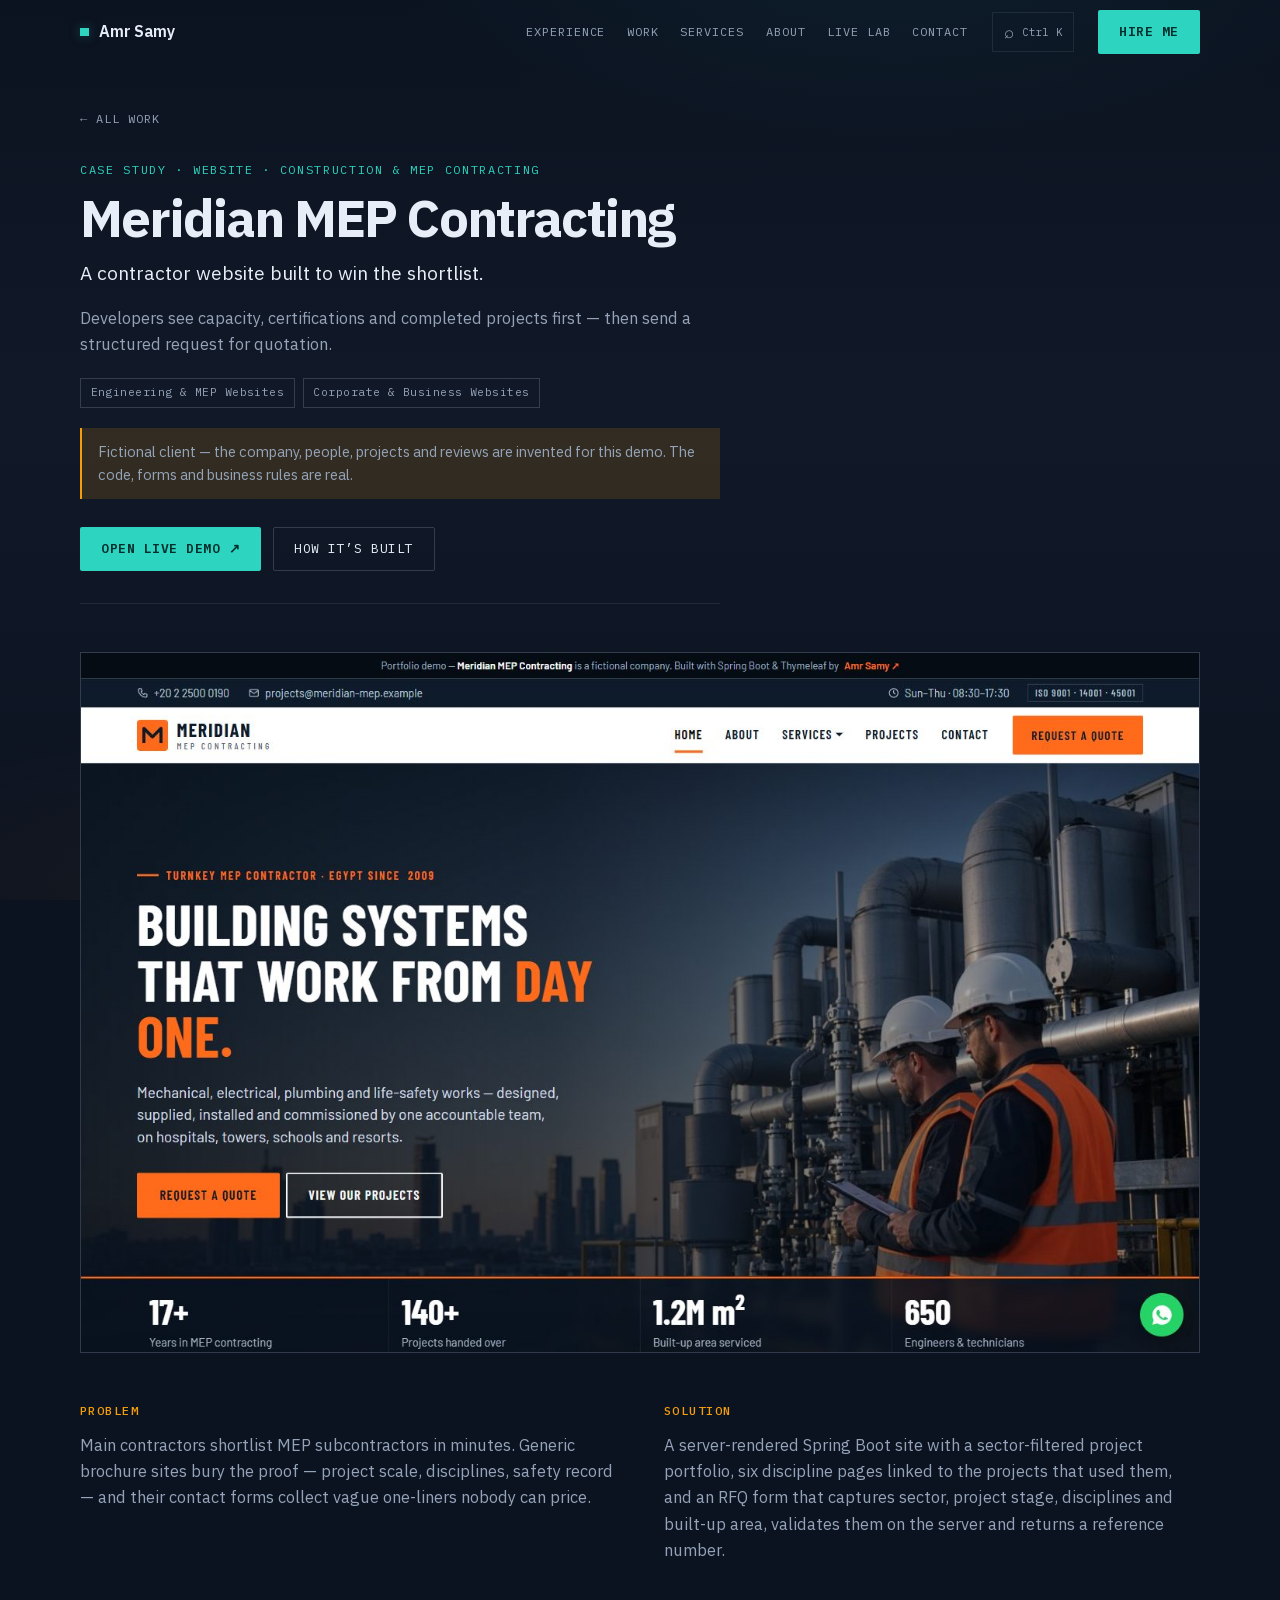
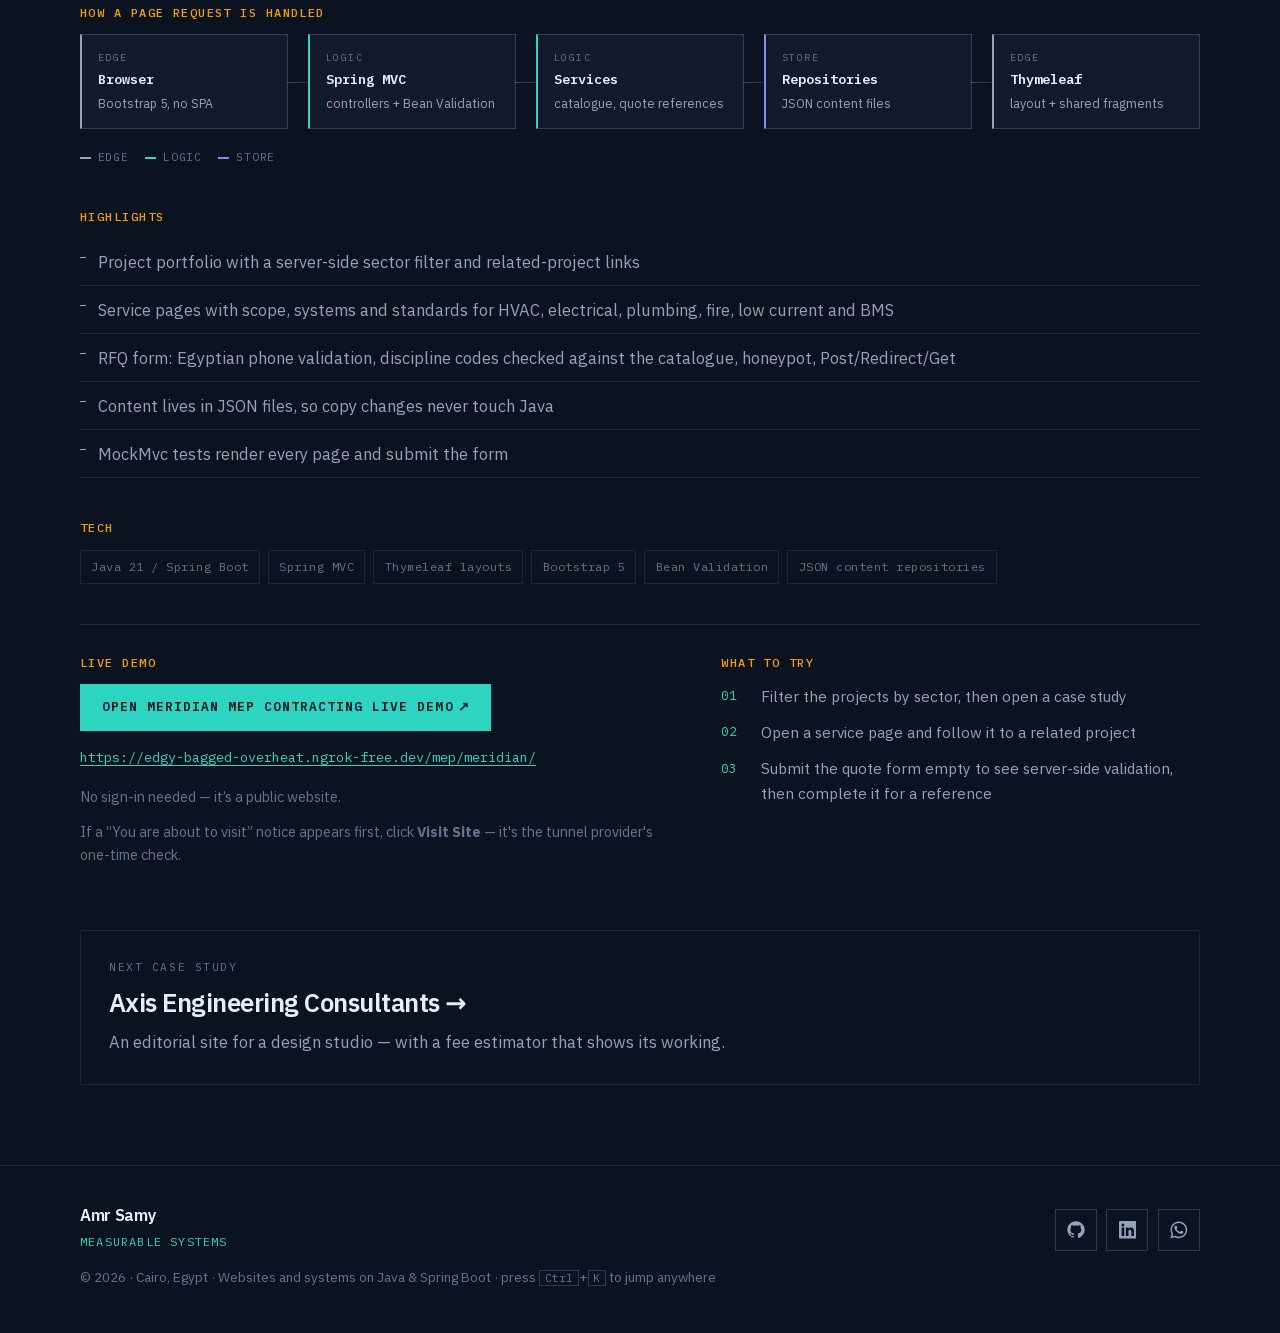
<file: work/meridian.html>
<!DOCTYPE html><html lang="en" class="__variable_4eeef7 __variable_aa62b7"><head><meta charSet="utf-8"/><meta name="viewport" content="width=device-width, initial-scale=1"/><link rel="preload" href="/_next/static/media/26d4368bf94c0ec4-s.p.woff2" as="font" crossorigin="" type="font/woff2"/><link rel="preload" href="/_next/static/media/98e207f02528a563-s.p.woff2" as="font" crossorigin="" type="font/woff2"/><link rel="preload" href="/_next/static/media/d3ebbfd689654d3a-s.p.woff2" as="font" crossorigin="" type="font/woff2"/><link rel="preload" href="/_next/static/media/db96af6b531dc71f-s.p.woff2" as="font" crossorigin="" type="font/woff2"/><link rel="preload" as="image" href="/work/meridian.jpg"/><link rel="stylesheet" href="/_next/static/css/1930932526e8cc3a.css" data-precedence="next"/><link rel="stylesheet" href="/_next/static/css/658cf86a48c7d524.css" data-precedence="next"/><link rel="stylesheet" href="/_next/static/css/42c94fd76ae65655.css" data-precedence="next"/><link rel="preload" as="script" fetchPriority="low" href="/_next/static/chunks/webpack-f8e4cfb510bc3a36.js"/><script src="/_next/static/chunks/fd9d1056-88c8a1669018f964.js" async=""></script><script src="/_next/static/chunks/117-1b55894b1eadca56.js" async=""></script><script src="/_next/static/chunks/main-app-6fca1515cee9a03c.js" async=""></script><script src="/_next/static/chunks/972-a1597467b2f45725.js" async=""></script><script src="/_next/static/chunks/app/work/%5Bslug%5D/page-c67d64c1f31d8a97.js" async=""></script><script src="/_next/static/chunks/515-f8e2b37ccf91877b.js" async=""></script><script src="/_next/static/chunks/app/layout-a5c3000199f98bb6.js" async=""></script><meta name="theme-color" content="#0b1220"/><meta name="color-scheme" content="dark"/><title>Meridian MEP Contracting — Amr Samy</title><meta name="description" content="A contractor website built to win the shortlist. Developers see capacity, certifications and completed projects first — then send a structured request for quotation."/><meta name="application-name" content="Amr Samy"/><link rel="author" href="https://amrsamy203.github.io"/><meta name="author" content="Amr Samy"/><meta name="keywords" content="Java developer,software engineer,Spring Boot,Thymeleaf,business websites,engineering company website,MEP website,SaaS development,business management system,backend engineer,RabbitMQ,PostgreSQL,freelance developer,Cairo"/><meta name="creator" content="Amr Samy"/><meta name="robots" content="index, follow"/><link rel="canonical" href="https://amrsamy203.github.io/work/meridian"/><meta property="og:title" content="Meridian MEP Contracting — case study"/><meta property="og:description" content="A contractor website built to win the shortlist."/><meta property="og:url" content="https://amrsamy203.github.io/work/meridian"/><meta property="og:image" content="https://amrsamy203.github.io/opengraph-image.png"/><meta property="og:image:width" content="1200"/><meta property="og:image:height" content="630"/><meta property="og:type" content="article"/><meta name="twitter:card" content="summary_large_image"/><meta name="twitter:title" content="Meridian MEP Contracting — case study"/><meta name="twitter:description" content="A contractor website built to win the shortlist."/><meta name="twitter:image" content="https://amrsamy203.github.io/opengraph-image.png"/><link rel="icon" href="/icon.svg?455a6527e2ee615d" type="image/svg+xml" sizes="any"/><meta name="next-size-adjust"/><script>document.documentElement.classList.add('js')</script><script type="application/ld+json">{"@context":"https://schema.org","@type":"Person","name":"Amr Samy","jobTitle":"Java / Spring Boot Engineer · Websites & Systems","description":"Business websites, SaaS platforms and management systems built on Java and Spring Boot — server-rendered sites that turn visitors into enquiries, and backends that hold up under real volume.","email":"mailto:samyamr270@gmail.com","telephone":"+(20)1016530911","url":"https://amrsamy203.github.io","address":{"@type":"PostalAddress","addressLocality":"Cairo","addressCountry":"EG"},"sameAs":["https://github.com/amrsamy203","https://www.linkedin.com/in/amr-samy-2851ab13b"],"worksFor":[{"@type":"Organization","name":"Cyshield"}],"alumniOf":{"@type":"CollegeOrUniversity","name":"Cairo University"},"knowsAbout":["Java","Spring Boot","Thymeleaf","Web development","RabbitMQ","PostgreSQL","Docker","Distributed systems","C#",".NET","Rust","AWS","Azure","Google Cloud","Anti-money laundering systems"]}</script><script src="/_next/static/chunks/polyfills-42372ed130431b0a.js" noModule=""></script></head><body><a href="#main" class="skip-link">Skip to content</a><div class="site"><header class="Header_header__KwdYD "><div class="container Header_inner__DLT3k"><a class="Header_brand__fkyv5" href="/"><span class="Header_brandMark__w5wIs" aria-hidden="true"></span><span class="Header_brandName__5tcaj">Amr Samy</span></a><nav class="Header_nav__tNWGY" aria-label="Primary"><a href="/#experience" class="Header_navLink__Rvw2c">Experience</a><a href="/#work" class="Header_navLink__Rvw2c">Work</a><a href="/#services" class="Header_navLink__Rvw2c">Services</a><a href="/#about" class="Header_navLink__Rvw2c">About</a><a href="/#lab" class="Header_navLink__Rvw2c">Live lab</a><a href="/#contact" class="Header_navLink__Rvw2c">Contact</a></nav><button type="button" class="Header_cmdk__OG5VH" aria-label="Open command menu (Ctrl+K)"><span aria-hidden="true">⌕</span><kbd>Ctrl K</kbd></button><a href="/#contact" class="btn btn-primary Header_cta__xbIXT">Hire me</a><button type="button" class="Header_menuBtn__4zUe8" aria-expanded="false" aria-controls="mobile-nav" aria-label="Open menu"><span></span><span></span></button></div><div id="mobile-nav" class="Header_mobile__GtAmL "><nav aria-label="Mobile"><a href="/#experience">Experience</a><a href="/#work">Work</a><a href="/#services">Services</a><a href="/#about">About</a><a href="/#lab">Live lab</a><a href="/#contact">Contact</a><a href="/#contact" class="btn btn-primary">Hire me</a></nav></div></header><main id="main"><article class="CaseStudy_page__oPppJ"><div class="container"><a class="CaseStudy_back__tGkEg" href="/#work">← All work</a><header class="CaseStudy_header___2CT3"><p class="CaseStudy_eyebrow__mhaQm">Case study · <!-- -->Website<!-- --> · <!-- -->Construction &amp; MEP contracting</p><h1 class="CaseStudy_title__ug6yX">Meridian MEP Contracting</h1><p class="CaseStudy_tagline__s78UN">A contractor website built to win the shortlist.</p><p class="CaseStudy_outcome__HPjQV">Developers see capacity, certifications and completed projects first — then send a structured request for quotation.</p><ul class="CaseStudy_categories__hHu9M" aria-label="Categories"><li><a href="/?category=engineering#work">Engineering &amp; MEP Websites</a></li><li><a href="/?category=corporate#work">Corporate &amp; Business Websites</a></li></ul><p class="CaseStudy_fictional__hw8Fe">Fictional client — the company, people, projects and reviews are invented for this demo. The code, forms and business rules are real.</p><div class="CaseStudy_headerCtas__9fu7u"><a href="https://edgy-bagged-overheat.ngrok-free.dev/mep/meridian/" target="_blank" rel="noopener noreferrer" class="btn btn-primary">Open live demo ↗</a><a href="#architecture" class="btn btn-ghost">How it’s built</a></div></header><figure class="CaseStudy_shot__VuzA5"><img src="/work/meridian.jpg" alt="Meridian MEP Contracting home page"/></figure><div class="CaseStudy_grid__NaHAf"><section data-reveal="true"><h2>Problem</h2><p>Main contractors shortlist MEP subcontractors in minutes. Generic brochure sites bury the proof — project scale, disciplines, safety record — and their contact forms collect vague one-liners nobody can price.</p></section><section data-reveal="true"><h2>Solution</h2><p>A server-rendered Spring Boot site with a sector-filtered project portfolio, six discipline pages linked to the projects that used them, and an RFQ form that captures sector, project stage, disciplines and built-up area, validates them on the server and returns a reference number.</p></section></div><section id="architecture" class="CaseStudy_block__j945L"><h2>How a page request is handled</h2><ol class="ArchitectureFlow_flow___PD8J" aria-label="Request flow, left to right"><li class="ArchitectureFlow_node__C1ZPh ArchitectureFlow_io__B_A_L" data-reveal="true" style="--reveal-delay:0s;--i:0"><span class="ArchitectureFlow_kind__tmSkg">edge</span><span class="ArchitectureFlow_label__SsaGf">Browser</span><span class="ArchitectureFlow_detail__cqoIn">Bootstrap 5, no SPA</span><span class="ArchitectureFlow_link___y31n" aria-hidden="true"><i></i></span></li><li class="ArchitectureFlow_node__C1ZPh ArchitectureFlow_logic__QHean" data-reveal="true" style="--reveal-delay:0.09s;--i:1"><span class="ArchitectureFlow_kind__tmSkg">logic</span><span class="ArchitectureFlow_label__SsaGf">Spring MVC</span><span class="ArchitectureFlow_detail__cqoIn">controllers + Bean Validation</span><span class="ArchitectureFlow_link___y31n" aria-hidden="true"><i></i></span></li><li class="ArchitectureFlow_node__C1ZPh ArchitectureFlow_logic__QHean" data-reveal="true" style="--reveal-delay:0.18s;--i:2"><span class="ArchitectureFlow_kind__tmSkg">logic</span><span class="ArchitectureFlow_label__SsaGf">Services</span><span class="ArchitectureFlow_detail__cqoIn">catalogue, quote references</span><span class="ArchitectureFlow_link___y31n" aria-hidden="true"><i></i></span></li><li class="ArchitectureFlow_node__C1ZPh ArchitectureFlow_store__ZE4LU" data-reveal="true" style="--reveal-delay:0.27s;--i:3"><span class="ArchitectureFlow_kind__tmSkg">store</span><span class="ArchitectureFlow_label__SsaGf">Repositories</span><span class="ArchitectureFlow_detail__cqoIn">JSON content files</span><span class="ArchitectureFlow_link___y31n" aria-hidden="true"><i></i></span></li><li class="ArchitectureFlow_node__C1ZPh ArchitectureFlow_io__B_A_L" data-reveal="true" style="--reveal-delay:0.36s;--i:4"><span class="ArchitectureFlow_kind__tmSkg">edge</span><span class="ArchitectureFlow_label__SsaGf">Thymeleaf</span><span class="ArchitectureFlow_detail__cqoIn">layout + shared fragments</span></li></ol><p class="CaseStudy_legend__pDZLu"><span class="CaseStudy_lgIo__53_x_">edge</span><span class="CaseStudy_lgLogic__2dSsC">logic</span><span class="CaseStudy_lgStore__uwOAN">store</span></p></section><section class="CaseStudy_block__j945L" data-reveal="true"><h2>Highlights</h2><ul><li>Project portfolio with a server-side sector filter and related-project links</li><li>Service pages with scope, systems and standards for HVAC, electrical, plumbing, fire, low current and BMS</li><li>RFQ form: Egyptian phone validation, discipline codes checked against the catalogue, honeypot, Post/Redirect/Get</li><li>Content lives in JSON files, so copy changes never touch Java</li><li>MockMvc tests render every page and submit the form</li></ul></section><section class="CaseStudy_block__j945L" data-reveal="true"><h2>Tech</h2><ul class="CaseStudy_tech__gzEad"><li>Java 21 / Spring Boot</li><li>Spring MVC</li><li>Thymeleaf layouts</li><li>Bootstrap 5</li><li>Bean Validation</li><li>JSON content repositories</li></ul></section><section class="CaseStudy_demo__Md1gb" data-reveal="true"><div class="CaseStudy_demoGrid__XuiB3"><div><h2>Live demo</h2><a href="https://edgy-bagged-overheat.ngrok-free.dev/mep/meridian/" target="_blank" rel="noopener noreferrer" class="CaseStudy_demoButton__lgSCu">Open <!-- -->Meridian MEP Contracting<!-- --> live demo<span aria-hidden="true"> ↗</span></a><p class="CaseStudy_demoUrl__sGwPP"><a href="https://edgy-bagged-overheat.ngrok-free.dev/mep/meridian/" target="_blank" rel="noopener noreferrer">https://edgy-bagged-overheat.ngrok-free.dev/mep/meridian/</a></p><p class="CaseStudy_demoHint__QWzzX">No sign-in needed — it’s a public website.</p><p class="CaseStudy_demoHint__QWzzX">If a “You are about to visit” notice appears first, click<!-- --> <strong>Visit Site</strong> — it&#x27;s the tunnel provider&#x27;s one-time check.</p></div><div class="CaseStudy_tryIt__w5cPY"><h2>What to try</h2><ol><li>Filter the projects by sector, then open a case study</li><li>Open a service page and follow it to a related project</li><li>Submit the quote form empty to see server-side validation, then complete it for a reference</li></ol></div></div></section><a class="CaseStudy_next__AK7hQ" data-glow="true" href="/work/axis"><span class="CaseStudy_nextLabel__xSi94">Next case study</span><span class="CaseStudy_nextName__H_S4O">Axis Engineering Consultants<!-- --> <span aria-hidden="true">→</span></span><span class="CaseStudy_nextTag__9Ho_a">An editorial site for a design studio — with a fee estimator that shows its working.</span></a></div></article></main><footer class="Footer_footer__pQtti"><div class="container Footer_inner__vtL_T"><div><p class="Footer_brand__0rdww">Amr Samy</p><p class="Footer_theme__M25y4">Measurable Systems</p></div><ul class="Socials_list__t0MmC "><li><a href="https://github.com/amrsamy203" target="_blank" rel="noopener noreferrer" class="Socials_link__pLNmK Socials_github__kBoQ7" aria-label="GitHub"><svg viewBox="0 0 24 24" class="Socials_icon__cbaeZ" aria-hidden="true" fill="currentColor"><path d="M12 .5a11.5 11.5 0 0 0-3.64 22.41c.58.1.79-.25.79-.56v-2c-3.2.7-3.88-1.37-3.88-1.37-.53-1.33-1.28-1.69-1.28-1.69-1.05-.71.08-.7.08-.7 1.16.08 1.77 1.19 1.77 1.19 1.03 1.77 2.71 1.26 3.37.96.1-.75.4-1.26.73-1.55-2.55-.29-5.24-1.28-5.24-5.68 0-1.26.45-2.28 1.19-3.09-.12-.29-.52-1.46.11-3.05 0 0 .97-.31 3.17 1.18a11 11 0 0 1 5.77 0c2.2-1.49 3.17-1.18 3.17-1.18.63 1.59.23 2.76.11 3.05.74.81 1.19 1.83 1.19 3.09 0 4.41-2.69 5.38-5.26 5.67.41.36.78 1.06.78 2.14v3.17c0 .31.21.67.8.56A11.5 11.5 0 0 0 12 .5Z"></path></svg></a></li><li><a href="https://www.linkedin.com/in/amr-samy-2851ab13b" target="_blank" rel="noopener noreferrer" class="Socials_link__pLNmK Socials_linkedin__6fn2g" aria-label="LinkedIn"><svg viewBox="0 0 24 24" class="Socials_icon__cbaeZ" aria-hidden="true" fill="currentColor"><path d="M20.45 20.45h-3.56v-5.57c0-1.33-.02-3.04-1.85-3.04-1.86 0-2.14 1.45-2.14 2.94v5.67H9.35V9h3.41v1.56h.05c.48-.9 1.64-1.85 3.37-1.85 3.6 0 4.27 2.37 4.27 5.46v6.28ZM5.34 7.43a2.06 2.06 0 1 1 0-4.13 2.06 2.06 0 0 1 0 4.13ZM7.12 20.45H3.56V9h3.56v11.45ZM22.22 0H1.77C.79 0 0 .77 0 1.73v20.54C0 23.23.79 24 1.77 24h20.45c.98 0 1.78-.77 1.78-1.73V1.73C24 .77 23.2 0 22.22 0Z"></path></svg></a></li><li><a href="https://wa.me/201016530911" target="_blank" rel="noopener noreferrer" class="Socials_link__pLNmK Socials_whatsapp__QbTRR" aria-label="WhatsApp"><svg viewBox="0 0 24 24" class="Socials_icon__cbaeZ" aria-hidden="true" fill="currentColor"><path d="M17.47 14.38c-.3-.15-1.76-.87-2.03-.97-.27-.1-.47-.15-.67.15-.2.3-.77.97-.94 1.17-.17.2-.35.22-.65.07-.3-.15-1.26-.46-2.4-1.48-.89-.79-1.49-1.77-1.66-2.07-.17-.3-.02-.46.13-.61.13-.13.3-.35.45-.52.15-.17.2-.3.3-.5.1-.2.05-.37-.02-.52-.08-.15-.67-1.61-.92-2.21-.24-.58-.49-.5-.67-.51h-.57c-.2 0-.52.07-.79.37-.27.3-1.04 1.02-1.04 2.48s1.07 2.88 1.21 3.08c.15.2 2.1 3.2 5.08 4.49.71.31 1.26.49 1.69.63.71.23 1.36.2 1.87.12.57-.09 1.76-.72 2.01-1.41.25-.69.25-1.29.17-1.41-.07-.12-.27-.2-.57-.35ZM12.04 21.5h-.01a9.45 9.45 0 0 1-4.82-1.32l-.35-.21-3.58.94.96-3.49-.23-.36a9.43 9.43 0 0 1-1.45-5.03c0-5.22 4.25-9.46 9.48-9.46a9.4 9.4 0 0 1 6.7 2.78 9.4 9.4 0 0 1 2.77 6.69c0 5.22-4.25 9.46-9.47 9.46Zm8.06-17.52A11.32 11.32 0 0 0 12.04.65C5.76.65.65 5.75.65 12.03c0 2 .52 3.96 1.52 5.69L.55 23.65l6.07-1.59a11.36 11.36 0 0 0 5.42 1.38h.01c6.28 0 11.39-5.1 11.39-11.38 0-3.04-1.18-5.9-3.34-8.06Z"></path></svg></a></li></ul><p class="Footer_copy__KUC9W">© <!-- -->2026<!-- --> · <!-- -->Cairo, Egypt<!-- --> · Websites and systems on Java &amp; Spring Boot ·<!-- --> <span class="Footer_tip__IoDC_">press <kbd>Ctrl</kbd>+<kbd>K</kbd> to jump anywhere</span></p></div></footer></div><script src="/_next/static/chunks/webpack-f8e4cfb510bc3a36.js" async=""></script><script>(self.__next_f=self.__next_f||[]).push([0]);self.__next_f.push([2,null])</script><script>self.__next_f.push([1,"1:HL[\"/_next/static/media/26d4368bf94c0ec4-s.p.woff2\",\"font\",{\"crossOrigin\":\"\",\"type\":\"font/woff2\"}]\n2:HL[\"/_next/static/media/98e207f02528a563-s.p.woff2\",\"font\",{\"crossOrigin\":\"\",\"type\":\"font/woff2\"}]\n3:HL[\"/_next/static/media/d3ebbfd689654d3a-s.p.woff2\",\"font\",{\"crossOrigin\":\"\",\"type\":\"font/woff2\"}]\n4:HL[\"/_next/static/media/db96af6b531dc71f-s.p.woff2\",\"font\",{\"crossOrigin\":\"\",\"type\":\"font/woff2\"}]\n5:HL[\"/_next/static/css/1930932526e8cc3a.css\",\"style\"]\n6:HL[\"/_next/static/css/658cf86a48c7d524.css\",\"style\"]\n7:HL[\"/_next/static/css/42c94fd76ae65655.css\",\"style\"]\n"])</script><script>self.__next_f.push([1,"8:I[2846,[],\"\"]\na:I[2972,[\"972\",\"static/chunks/972-a1597467b2f45725.js\",\"798\",\"static/chunks/app/work/%5Bslug%5D/page-c67d64c1f31d8a97.js\"],\"\"]\nb:I[4707,[],\"\"]\nd:I[6423,[],\"\"]\ne:I[4196,[\"972\",\"static/chunks/972-a1597467b2f45725.js\",\"515\",\"static/chunks/515-f8e2b37ccf91877b.js\",\"185\",\"static/chunks/app/layout-a5c3000199f98bb6.js\"],\"Header\"]\nf:I[4434,[\"972\",\"static/chunks/972-a1597467b2f45725.js\",\"515\",\"static/chunks/515-f8e2b37ccf91877b.js\",\"185\",\"static/chunks/app/layout-a5c3000199f98bb6.js\"],\"Effects\"]\n10:I[5899,[\"972\",\"static/chunks/972-a1597467b2f45725.js\",\"515\",\"static/chunks/515-f8e2b37ccf91877b.js\",\"185\",\"static/chunks/app/layout-a5c3000199f98bb6.js\"],\"CommandMenu\"]\n12:I[1060,[],\"\"]\nc:[\"slug\",\"meridian\",\"d\"]\n13:[]\n"])</script><script>self.__next_f.push([1,"0:[\"$\",\"$L8\",null,{\"buildId\":\"RnfdPrfbyfHFPt7x1rICc\",\"assetPrefix\":\"\",\"urlParts\":[\"\",\"work\",\"meridian\"],\"initialTree\":[\"\",{\"children\":[\"work\",{\"children\":[[\"slug\",\"meridian\",\"d\"],{\"children\":[\"__PAGE__?{\\\"slug\\\":\\\"meridian\\\"}\",{}]}]}]},\"$undefined\",\"$undefined\",true],\"initialSeedData\":[\"\",{\"children\":[\"work\",{\"children\":[[\"slug\",\"meridian\",\"d\"],{\"children\":[\"__PAGE__\",{},[[\"$L9\",[\"$\",\"article\",null,{\"className\":\"CaseStudy_page__oPppJ\",\"children\":[\"$\",\"div\",null,{\"className\":\"container\",\"children\":[[\"$\",\"$La\",null,{\"href\":\"/#work\",\"className\":\"CaseStudy_back__tGkEg\",\"children\":\"← All work\"}],[\"$\",\"header\",null,{\"className\":\"CaseStudy_header___2CT3\",\"children\":[[\"$\",\"p\",null,{\"className\":\"CaseStudy_eyebrow__mhaQm\",\"children\":[\"Case study · \",\"Website\",\" · \",\"Construction \u0026 MEP contracting\"]}],[\"$\",\"h1\",null,{\"className\":\"CaseStudy_title__ug6yX\",\"children\":\"Meridian MEP Contracting\"}],[\"$\",\"p\",null,{\"className\":\"CaseStudy_tagline__s78UN\",\"children\":\"A contractor website built to win the shortlist.\"}],[\"$\",\"p\",null,{\"className\":\"CaseStudy_outcome__HPjQV\",\"children\":\"Developers see capacity, certifications and completed projects first — then send a structured request for quotation.\"}],[\"$\",\"ul\",null,{\"className\":\"CaseStudy_categories__hHu9M\",\"aria-label\":\"Categories\",\"children\":[[\"$\",\"li\",\"engineering\",{\"children\":[\"$\",\"$La\",null,{\"href\":\"/?category=engineering#work\",\"children\":\"Engineering \u0026 MEP Websites\"}]}],[\"$\",\"li\",\"corporate\",{\"children\":[\"$\",\"$La\",null,{\"href\":\"/?category=corporate#work\",\"children\":\"Corporate \u0026 Business Websites\"}]}]]}],[],[\"$\",\"p\",null,{\"className\":\"CaseStudy_fictional__hw8Fe\",\"children\":\"Fictional client — the company, people, projects and reviews are invented for this demo. The code, forms and business rules are real.\"}],[\"$\",\"div\",null,{\"className\":\"CaseStudy_headerCtas__9fu7u\",\"children\":[[\"$\",\"a\",null,{\"href\":\"https://edgy-bagged-overheat.ngrok-free.dev/mep/meridian/\",\"target\":\"_blank\",\"rel\":\"noopener noreferrer\",\"className\":\"btn btn-primary\",\"children\":\"Open live demo ↗\"}],[\"$\",\"a\",null,{\"href\":\"#architecture\",\"className\":\"btn btn-ghost\",\"children\":\"How it’s built\"}]]}]]}],[\"$\",\"figure\",null,{\"className\":\"CaseStudy_shot__VuzA5\",\"children\":[\"$\",\"img\",null,{\"src\":\"/work/meridian.jpg\",\"alt\":\"Meridian MEP Contracting home page\"}]}],[\"$\",\"div\",null,{\"className\":\"CaseStudy_grid__NaHAf\",\"children\":[[\"$\",\"section\",null,{\"data-reveal\":true,\"children\":[[\"$\",\"h2\",null,{\"children\":\"Problem\"}],[\"$\",\"p\",null,{\"children\":\"Main contractors shortlist MEP subcontractors in minutes. Generic brochure sites bury the proof — project scale, disciplines, safety record — and their contact forms collect vague one-liners nobody can price.\"}]]}],[\"$\",\"section\",null,{\"data-reveal\":true,\"children\":[[\"$\",\"h2\",null,{\"children\":\"Solution\"}],[\"$\",\"p\",null,{\"children\":\"A server-rendered Spring Boot site with a sector-filtered project portfolio, six discipline pages linked to the projects that used them, and an RFQ form that captures sector, project stage, disciplines and built-up area, validates them on the server and returns a reference number.\"}]]}]]}],[\"$\",\"section\",null,{\"id\":\"architecture\",\"className\":\"CaseStudy_block__j945L\",\"children\":[[\"$\",\"h2\",null,{\"children\":\"How a page request is handled\"}],[\"$\",\"ol\",null,{\"className\":\"ArchitectureFlow_flow___PD8J\",\"aria-label\":\"Request flow, left to right\",\"children\":[[\"$\",\"li\",\"Browser\",{\"className\":\"ArchitectureFlow_node__C1ZPh ArchitectureFlow_io__B_A_L\",\"data-reveal\":true,\"style\":{\"--reveal-delay\":\"0s\",\"--i\":0},\"children\":[[\"$\",\"span\",null,{\"className\":\"ArchitectureFlow_kind__tmSkg\",\"children\":\"edge\"}],[\"$\",\"span\",null,{\"className\":\"ArchitectureFlow_label__SsaGf\",\"children\":\"Browser\"}],[\"$\",\"span\",null,{\"className\":\"ArchitectureFlow_detail__cqoIn\",\"children\":\"Bootstrap 5, no SPA\"}],[\"$\",\"span\",null,{\"className\":\"ArchitectureFlow_link___y31n\",\"aria-hidden\":true,\"children\":[\"$\",\"i\",null,{}]}]]}],[\"$\",\"li\",\"Spring MVC\",{\"className\":\"ArchitectureFlow_node__C1ZPh ArchitectureFlow_logic__QHean\",\"data-reveal\":true,\"style\":{\"--reveal-delay\":\"0.09s\",\"--i\":1},\"children\":[[\"$\",\"span\",null,{\"className\":\"ArchitectureFlow_kind__tmSkg\",\"children\":\"logic\"}],[\"$\",\"span\",null,{\"className\":\"ArchitectureFlow_label__SsaGf\",\"children\":\"Spring MVC\"}],[\"$\",\"span\",null,{\"className\":\"ArchitectureFlow_detail__cqoIn\",\"children\":\"controllers + Bean Validation\"}],[\"$\",\"span\",null,{\"className\":\"ArchitectureFlow_link___y31n\",\"aria-hidden\":true,\"children\":[\"$\",\"i\",null,{}]}]]}],[\"$\",\"li\",\"Services\",{\"className\":\"ArchitectureFlow_node__C1ZPh ArchitectureFlow_logic__QHean\",\"data-reveal\":true,\"style\":{\"--reveal-delay\":\"0.18s\",\"--i\":2},\"children\":[[\"$\",\"span\",null,{\"className\":\"ArchitectureFlow_kind__tmSkg\",\"children\":\"logic\"}],[\"$\",\"span\",null,{\"className\":\"ArchitectureFlow_label__SsaGf\",\"children\":\"Services\"}],[\"$\",\"span\",null,{\"className\":\"ArchitectureFlow_detail__cqoIn\",\"children\":\"catalogue, quote references\"}],[\"$\",\"span\",null,{\"className\":\"ArchitectureFlow_link___y31n\",\"aria-hidden\":true,\"children\":[\"$\",\"i\",null,{}]}]]}],[\"$\",\"li\",\"Repositories\",{\"className\":\"ArchitectureFlow_node__C1ZPh ArchitectureFlow_store__ZE4LU\",\"data-reveal\":true,\"style\":{\"--reveal-delay\":\"0.27s\",\"--i\":3},\"children\":[[\"$\",\"span\",null,{\"className\":\"ArchitectureFlow_kind__tmSkg\",\"children\":\"store\"}],[\"$\",\"span\",null,{\"className\":\"ArchitectureFlow_label__SsaGf\",\"children\":\"Repositories\"}],[\"$\",\"span\",null,{\"className\":\"ArchitectureFlow_detail__cqoIn\",\"children\":\"JSON content files\"}],[\"$\",\"span\",null,{\"className\":\"ArchitectureFlow_link___y31n\",\"aria-hidden\":true,\"children\":[\"$\",\"i\",null,{}]}]]}],[\"$\",\"li\",\"Thymeleaf\",{\"className\":\"ArchitectureFlow_node__C1ZPh ArchitectureFlow_io__B_A_L\",\"data-reveal\":true,\"style\":{\"--reveal-delay\":\"0.36s\",\"--i\":4},\"children\":[[\"$\",\"span\",null,{\"className\":\"ArchitectureFlow_kind__tmSkg\",\"children\":\"edge\"}],[\"$\",\"span\",null,{\"className\":\"ArchitectureFlow_label__SsaGf\",\"children\":\"Thymeleaf\"}],[\"$\",\"span\",null,{\"className\":\"ArchitectureFlow_detail__cqoIn\",\"children\":\"layout + shared fragments\"}],false]}]]}],[\"$\",\"p\",null,{\"className\":\"CaseStudy_legend__pDZLu\",\"children\":[[\"$\",\"span\",\"io\",{\"className\":\"CaseStudy_lgIo__53_x_\",\"children\":\"edge\"}],[\"$\",\"span\",\"logic\",{\"className\":\"CaseStudy_lgLogic__2dSsC\",\"children\":\"logic\"}],[\"$\",\"span\",\"store\",{\"className\":\"CaseStudy_lgStore__uwOAN\",\"children\":\"store\"}]]}]]}],[\"$\",\"section\",null,{\"className\":\"CaseStudy_block__j945L\",\"data-reveal\":true,\"children\":[[\"$\",\"h2\",null,{\"children\":\"Highlights\"}],[\"$\",\"ul\",null,{\"children\":[[\"$\",\"li\",\"Project portfolio with a server-side sector filter and related-project links\",{\"children\":\"Project portfolio with a server-side sector filter and related-project links\"}],[\"$\",\"li\",\"Service pages with scope, systems and standards for HVAC, electrical, plumbing, fire, low current and BMS\",{\"children\":\"Service pages with scope, systems and standards for HVAC, electrical, plumbing, fire, low current and BMS\"}],[\"$\",\"li\",\"RFQ form: Egyptian phone validation, discipline codes checked against the catalogue, honeypot, Post/Redirect/Get\",{\"children\":\"RFQ form: Egyptian phone validation, discipline codes checked against the catalogue, honeypot, Post/Redirect/Get\"}],[\"$\",\"li\",\"Content lives in JSON files, so copy changes never touch Java\",{\"children\":\"Content lives in JSON files, so copy changes never touch Java\"}],[\"$\",\"li\",\"MockMvc tests render every page and submit the form\",{\"children\":\"MockMvc tests render every page and submit the form\"}]]}]]}],[\"$\",\"section\",null,{\"className\":\"CaseStudy_block__j945L\",\"data-reveal\":true,\"children\":[[\"$\",\"h2\",null,{\"children\":\"Tech\"}],[\"$\",\"ul\",null,{\"className\":\"CaseStudy_tech__gzEad\",\"children\":[[\"$\",\"li\",\"Java 21 / Spring Boot\",{\"children\":\"Java 21 / Spring Boot\"}],[\"$\",\"li\",\"Spring MVC\",{\"children\":\"Spring MVC\"}],[\"$\",\"li\",\"Thymeleaf layouts\",{\"children\":\"Thymeleaf layouts\"}],[\"$\",\"li\",\"Bootstrap 5\",{\"children\":\"Bootstrap 5\"}],[\"$\",\"li\",\"Bean Validation\",{\"children\":\"Bean Validation\"}],[\"$\",\"li\",\"JSON content repositories\",{\"children\":\"JSON content repositories\"}]]}]]}],[\"$\",\"section\",null,{\"className\":\"CaseStudy_demo__Md1gb\",\"data-reveal\":true,\"children\":[\"$\",\"div\",null,{\"className\":\"CaseStudy_demoGrid__XuiB3\",\"children\":[[\"$\",\"div\",null,{\"children\":[[\"$\",\"h2\",null,{\"children\":\"Live demo\"}],[\"$\",\"a\",null,{\"href\":\"https://edgy-bagged-overheat.ngrok-free.dev/mep/meridian/\",\"target\":\"_blank\",\"rel\":\"noopener noreferrer\",\"className\":\"CaseStudy_demoButton__lgSCu\",\"children\":[\"Open \",\"Meridian MEP Contracting\",\" live demo\",[\"$\",\"span\",null,{\"aria-hidden\":true,\"children\":\" ↗\"}]]}],[\"$\",\"p\",null,{\"className\":\"CaseStudy_demoUrl__sGwPP\",\"children\":[\"$\",\"a\",null,{\"href\":\"https://edgy-bagged-overheat.ngrok-free.dev/mep/meridian/\",\"target\":\"_blank\",\"rel\":\"noopener noreferrer\",\"children\":\"https://edgy-bagged-overheat.ngrok-free.dev/mep/meridian/\"}]}],[\"$\",\"p\",null,{\"className\":\"CaseStudy_demoHint__QWzzX\",\"children\":\"No sign-in needed — it’s a public website.\"}],[\"$\",\"p\",null,{\"className\":\"CaseStudy_demoHint__QWzzX\",\"children\":[\"If a “You are about to visit” notice appears first, click\",\" \",[\"$\",\"strong\",null,{\"children\":\"Visit Site\"}],\" — it's the tunnel provider's one-time check.\"]}]]}],[\"$\",\"div\",null,{\"className\":\"CaseStudy_tryIt__w5cPY\",\"children\":[[\"$\",\"h2\",null,{\"children\":\"What to try\"}],[\"$\",\"ol\",null,{\"children\":[[\"$\",\"li\",\"Filter the projects by sector, then open a case study\",{\"children\":\"Filter the projects by sector, then open a case study\"}],[\"$\",\"li\",\"Open a service page and follow it to a related project\",{\"children\":\"Open a service page and follow it to a related project\"}],[\"$\",\"li\",\"Submit the quote form empty to see server-side validation, then complete it for a reference\",{\"children\":\"Submit the quote form empty to see server-side validation, then complete it for a reference\"}]]}]]}]]}]}],[\"$\",\"$La\",null,{\"href\":\"/work/axis\",\"className\":\"CaseStudy_next__AK7hQ\",\"data-glow\":true,\"children\":[[\"$\",\"span\",null,{\"className\":\"CaseStudy_nextLabel__xSi94\",\"children\":\"Next case study\"}],[\"$\",\"span\",null,{\"className\":\"CaseStudy_nextName__H_S4O\",\"children\":[\"Axis Engineering Consultants\",\" \",[\"$\",\"span\",null,{\"aria-hidden\":true,\"children\":\"→\"}]]}],[\"$\",\"span\",null,{\"className\":\"CaseStudy_nextTag__9Ho_a\",\"children\":\"An editorial site for a design studio — with a fee estimator that shows its working.\"}]]}]]}]}],[[\"$\",\"link\",\"0\",{\"rel\":\"stylesheet\",\"href\":\"/_next/static/css/42c94fd76ae65655.css\",\"precedence\":\"next\",\"crossOrigin\":\"$undefined\"}]]],null],null]},[null,[\"$\",\"$Lb\",null,{\"parallelRouterKey\":\"children\",\"segmentPath\":[\"children\",\"work\",\"children\",\"$c\",\"children\"],\"error\":\"$undefined\",\"errorStyles\":\"$undefined\",\"errorScripts\":\"$undefined\",\"template\":[\"$\",\"$Ld\",null,{}],\"templateStyles\":\"$undefined\",\"templateScripts\":\"$undefined\",\"notFound\":\"$undefined\",\"notFoundStyles\":\"$undefined\"}]],null]},[null,[\"$\",\"$Lb\",null,{\"parallelRouterKey\":\"children\",\"segmentPath\":[\"children\",\"work\",\"children\"],\"error\":\"$undefined\",\"errorStyles\":\"$undefined\",\"errorScripts\":\"$undefined\",\"template\":[\"$\",\"$Ld\",null,{}],\"templateStyles\":\"$undefined\",\"templateScripts\":\"$undefined\",\"notFound\":\"$undefined\",\"notFoundStyles\":\"$undefined\"}]],null]},[[[[\"$\",\"link\",\"0\",{\"rel\":\"stylesheet\",\"href\":\"/_next/static/css/1930932526e8cc3a.css\",\"precedence\":\"next\",\"crossOrigin\":\"$undefined\"}],[\"$\",\"link\",\"1\",{\"rel\":\"stylesheet\",\"href\":\"/_next/static/css/658cf86a48c7d524.css\",\"precedence\":\"next\",\"crossOrigin\":\"$undefined\"}]],[\"$\",\"html\",null,{\"lang\":\"en\",\"className\":\"__variable_4eeef7 __variable_aa62b7\",\"suppressHydrationWarning\":true,\"children\":[[\"$\",\"head\",null,{\"children\":[[\"$\",\"script\",null,{\"dangerouslySetInnerHTML\":{\"__html\":\"document.documentElement.classList.add('js')\"}}],[\"$\",\"script\",null,{\"type\":\"application/ld+json\",\"dangerouslySetInnerHTML\":{\"__html\":\"{\\\"@context\\\":\\\"https://schema.org\\\",\\\"@type\\\":\\\"Person\\\",\\\"name\\\":\\\"Amr Samy\\\",\\\"jobTitle\\\":\\\"Java / Spring Boot Engineer · Websites \u0026 Systems\\\",\\\"description\\\":\\\"Business websites, SaaS platforms and management systems built on Java and Spring Boot — server-rendered sites that turn visitors into enquiries, and backends that hold up under real volume.\\\",\\\"email\\\":\\\"mailto:samyamr270@gmail.com\\\",\\\"telephone\\\":\\\"+(20)1016530911\\\",\\\"url\\\":\\\"https://amrsamy203.github.io\\\",\\\"address\\\":{\\\"@type\\\":\\\"PostalAddress\\\",\\\"addressLocality\\\":\\\"Cairo\\\",\\\"addressCountry\\\":\\\"EG\\\"},\\\"sameAs\\\":[\\\"https://github.com/amrsamy203\\\",\\\"https://www.linkedin.com/in/amr-samy-2851ab13b\\\"],\\\"worksFor\\\":[{\\\"@type\\\":\\\"Organization\\\",\\\"name\\\":\\\"Cyshield\\\"}],\\\"alumniOf\\\":{\\\"@type\\\":\\\"CollegeOrUniversity\\\",\\\"name\\\":\\\"Cairo University\\\"},\\\"knowsAbout\\\":[\\\"Java\\\",\\\"Spring Boot\\\",\\\"Thymeleaf\\\",\\\"Web development\\\",\\\"RabbitMQ\\\",\\\"PostgreSQL\\\",\\\"Docker\\\",\\\"Distributed systems\\\",\\\"C#\\\",\\\".NET\\\",\\\"Rust\\\",\\\"AWS\\\",\\\"Azure\\\",\\\"Google Cloud\\\",\\\"Anti-money laundering systems\\\"]}\"}}]]}],[\"$\",\"body\",null,{\"children\":[[\"$\",\"a\",null,{\"href\":\"#main\",\"className\":\"skip-link\",\"children\":\"Skip to content\"}],[\"$\",\"div\",null,{\"className\":\"site\",\"children\":[[\"$\",\"$Le\",null,{}],[\"$\",\"main\",null,{\"id\":\"main\",\"children\":[\"$\",\"$Lb\",null,{\"parallelRouterKey\":\"children\",\"segmentPath\":[\"children\"],\"error\":\"$undefined\",\"errorStyles\":\"$undefined\",\"errorScripts\":\"$undefined\",\"template\":[\"$\",\"$Ld\",null,{}],\"templateStyles\":\"$undefined\",\"templateScripts\":\"$undefined\",\"notFound\":[[\"$\",\"title\",null,{\"children\":\"404: This page could not be found.\"}],[\"$\",\"div\",null,{\"style\":{\"fontFamily\":\"system-ui,\\\"Segoe UI\\\",Roboto,Helvetica,Arial,sans-serif,\\\"Apple Color Emoji\\\",\\\"Segoe UI Emoji\\\"\",\"height\":\"100vh\",\"textAlign\":\"center\",\"display\":\"flex\",\"flexDirection\":\"column\",\"alignItems\":\"center\",\"justifyContent\":\"center\"},\"children\":[\"$\",\"div\",null,{\"children\":[[\"$\",\"style\",null,{\"dangerouslySetInnerHTML\":{\"__html\":\"body{color:#000;background:#fff;margin:0}.next-error-h1{border-right:1px solid rgba(0,0,0,.3)}@media (prefers-color-scheme:dark){body{color:#fff;background:#000}.next-error-h1{border-right:1px solid rgba(255,255,255,.3)}}\"}}],[\"$\",\"h1\",null,{\"className\":\"next-error-h1\",\"style\":{\"display\":\"inline-block\",\"margin\":\"0 20px 0 0\",\"padding\":\"0 23px 0 0\",\"fontSize\":24,\"fontWeight\":500,\"verticalAlign\":\"top\",\"lineHeight\":\"49px\"},\"children\":\"404\"}],[\"$\",\"div\",null,{\"style\":{\"display\":\"inline-block\"},\"children\":[\"$\",\"h2\",null,{\"style\":{\"fontSize\":14,\"fontWeight\":400,\"lineHeight\":\"49px\",\"margin\":0},\"children\":\"This page could not be found.\"}]}]]}]}]],\"notFoundStyles\":[]}]}],[\"$\",\"footer\",null,{\"className\":\"Footer_footer__pQtti\",\"children\":[\"$\",\"div\",null,{\"className\":\"container Footer_inner__vtL_T\",\"children\":[[\"$\",\"div\",null,{\"children\":[[\"$\",\"p\",null,{\"className\":\"Footer_brand__0rdww\",\"children\":\"Amr Samy\"}],[\"$\",\"p\",null,{\"className\":\"Footer_theme__M25y4\",\"children\":\"Measurable Systems\"}]]}],[\"$\",\"ul\",null,{\"className\":\"Socials_list__t0MmC \",\"children\":[[\"$\",\"li\",\"github\",{\"children\":[\"$\",\"a\",null,{\"href\":\"https://github.com/amrsamy203\",\"target\":\"_blank\",\"rel\":\"noopener noreferrer\",\"className\":\"Socials_link__pLNmK Socials_github__kBoQ7\",\"aria-label\":\"GitHub\",\"children\":[[\"$\",\"svg\",null,{\"viewBox\":\"0 0 24 24\",\"className\":\"Socials_icon__cbaeZ\",\"aria-hidden\":true,\"fill\":\"currentColor\",\"children\":[\"$\",\"path\",null,{\"d\":\"M12 .5a11.5 11.5 0 0 0-3.64 22.41c.58.1.79-.25.79-.56v-2c-3.2.7-3.88-1.37-3.88-1.37-.53-1.33-1.28-1.69-1.28-1.69-1.05-.71.08-.7.08-.7 1.16.08 1.77 1.19 1.77 1.19 1.03 1.77 2.71 1.26 3.37.96.1-.75.4-1.26.73-1.55-2.55-.29-5.24-1.28-5.24-5.68 0-1.26.45-2.28 1.19-3.09-.12-.29-.52-1.46.11-3.05 0 0 .97-.31 3.17 1.18a11 11 0 0 1 5.77 0c2.2-1.49 3.17-1.18 3.17-1.18.63 1.59.23 2.76.11 3.05.74.81 1.19 1.83 1.19 3.09 0 4.41-2.69 5.38-5.26 5.67.41.36.78 1.06.78 2.14v3.17c0 .31.21.67.8.56A11.5 11.5 0 0 0 12 .5Z\"}]}],false]}]}],[\"$\",\"li\",\"linkedin\",{\"children\":[\"$\",\"a\",null,{\"href\":\"https://www.linkedin.com/in/amr-samy-2851ab13b\",\"target\":\"_blank\",\"rel\":\"noopener noreferrer\",\"className\":\"Socials_link__pLNmK Socials_linkedin__6fn2g\",\"aria-label\":\"LinkedIn\",\"children\":[[\"$\",\"svg\",null,{\"viewBox\":\"0 0 24 24\",\"className\":\"Socials_icon__cbaeZ\",\"aria-hidden\":true,\"fill\":\"currentColor\",\"children\":[\"$\",\"path\",null,{\"d\":\"M20.45 20.45h-3.56v-5.57c0-1.33-.02-3.04-1.85-3.04-1.86 0-2.14 1.45-2.14 2.94v5.67H9.35V9h3.41v1.56h.05c.48-.9 1.64-1.85 3.37-1.85 3.6 0 4.27 2.37 4.27 5.46v6.28ZM5.34 7.43a2.06 2.06 0 1 1 0-4.13 2.06 2.06 0 0 1 0 4.13ZM7.12 20.45H3.56V9h3.56v11.45ZM22.22 0H1.77C.79 0 0 .77 0 1.73v20.54C0 23.23.79 24 1.77 24h20.45c.98 0 1.78-.77 1.78-1.73V1.73C24 .77 23.2 0 22.22 0Z\"}]}],false]}]}],[\"$\",\"li\",\"whatsapp\",{\"children\":[\"$\",\"a\",null,{\"href\":\"https://wa.me/201016530911\",\"target\":\"_blank\",\"rel\":\"noopener noreferrer\",\"className\":\"Socials_link__pLNmK Socials_whatsapp__QbTRR\",\"aria-label\":\"WhatsApp\",\"children\":[[\"$\",\"svg\",null,{\"viewBox\":\"0 0 24 24\",\"className\":\"Socials_icon__cbaeZ\",\"aria-hidden\":true,\"fill\":\"currentColor\",\"children\":[\"$\",\"path\",null,{\"d\":\"M17.47 14.38c-.3-.15-1.76-.87-2.03-.97-.27-.1-.47-.15-.67.15-.2.3-.77.97-.94 1.17-.17.2-.35.22-.65.07-.3-.15-1.26-.46-2.4-1.48-.89-.79-1.49-1.77-1.66-2.07-.17-.3-.02-.46.13-.61.13-.13.3-.35.45-.52.15-.17.2-.3.3-.5.1-.2.05-.37-.02-.52-.08-.15-.67-1.61-.92-2.21-.24-.58-.49-.5-.67-.51h-.57c-.2 0-.52.07-.79.37-.27.3-1.04 1.02-1.04 2.48s1.07 2.88 1.21 3.08c.15.2 2.1 3.2 5.08 4.49.71.31 1.26.49 1.69.63.71.23 1.36.2 1.87.12.57-.09 1.76-.72 2.01-1.41.25-.69.25-1.29.17-1.41-.07-.12-.27-.2-.57-.35ZM12.04 21.5h-.01a9.45 9.45 0 0 1-4.82-1.32l-.35-.21-3.58.94.96-3.49-.23-.36a9.43 9.43 0 0 1-1.45-5.03c0-5.22 4.25-9.46 9.48-9.46a9.4 9.4 0 0 1 6.7 2.78 9.4 9.4 0 0 1 2.77 6.69c0 5.22-4.25 9.46-9.47 9.46Zm8.06-17.52A11.32 11.32 0 0 0 12.04.65C5.76.65.65 5.75.65 12.03c0 2 .52 3.96 1.52 5.69L.55 23.65l6.07-1.59a11.36 11.36 0 0 0 5.42 1.38h.01c6.28 0 11.39-5.1 11.39-11.38 0-3.04-1.18-5.9-3.34-8.06Z\"}]}],false]}]}]]}],[\"$\",\"p\",null,{\"className\":\"Footer_copy__KUC9W\",\"children\":[\"© \",2026,\" · \",\"Cairo, Egypt\",\" · Websites and systems on Java \u0026 Spring Boot ·\",\" \",[\"$\",\"span\",null,{\"className\":\"Footer_tip__IoDC_\",\"children\":[\"press \",[\"$\",\"kbd\",null,{\"children\":\"Ctrl\"}],\"+\",[\"$\",\"kbd\",null,{\"children\":\"K\"}],\" to jump anywhere\"]}]]}]]}]}]]}],[\"$\",\"$Lf\",null,{}],[\"$\",\"$L10\",null,{}]]}]]}]],null],null],\"couldBeIntercepted\":false,\"initialHead\":[null,\"$L11\"],\"globalErrorComponent\":\"$12\",\"missingSlots\":\"$W13\"}]\n"])</script><script>self.__next_f.push([1,"11:[[\"$\",\"meta\",\"0\",{\"name\":\"viewport\",\"content\":\"width=device-width, initial-scale=1\"}],[\"$\",\"meta\",\"1\",{\"name\":\"theme-color\",\"content\":\"#0b1220\"}],[\"$\",\"meta\",\"2\",{\"name\":\"color-scheme\",\"content\":\"dark\"}],[\"$\",\"meta\",\"3\",{\"charSet\":\"utf-8\"}],[\"$\",\"title\",\"4\",{\"children\":\"Meridian MEP Contracting — Amr Samy\"}],[\"$\",\"meta\",\"5\",{\"name\":\"description\",\"content\":\"A contractor website built to win the shortlist. Developers see capacity, certifications and completed projects first — then send a structured request for quotation.\"}],[\"$\",\"meta\",\"6\",{\"name\":\"application-name\",\"content\":\"Amr Samy\"}],[\"$\",\"link\",\"7\",{\"rel\":\"author\",\"href\":\"https://amrsamy203.github.io\"}],[\"$\",\"meta\",\"8\",{\"name\":\"author\",\"content\":\"Amr Samy\"}],[\"$\",\"meta\",\"9\",{\"name\":\"keywords\",\"content\":\"Java developer,software engineer,Spring Boot,Thymeleaf,business websites,engineering company website,MEP website,SaaS development,business management system,backend engineer,RabbitMQ,PostgreSQL,freelance developer,Cairo\"}],[\"$\",\"meta\",\"10\",{\"name\":\"creator\",\"content\":\"Amr Samy\"}],[\"$\",\"meta\",\"11\",{\"name\":\"robots\",\"content\":\"index, follow\"}],[\"$\",\"link\",\"12\",{\"rel\":\"canonical\",\"href\":\"https://amrsamy203.github.io/work/meridian\"}],[\"$\",\"meta\",\"13\",{\"property\":\"og:title\",\"content\":\"Meridian MEP Contracting — case study\"}],[\"$\",\"meta\",\"14\",{\"property\":\"og:description\",\"content\":\"A contractor website built to win the shortlist.\"}],[\"$\",\"meta\",\"15\",{\"property\":\"og:url\",\"content\":\"https://amrsamy203.github.io/work/meridian\"}],[\"$\",\"meta\",\"16\",{\"property\":\"og:image\",\"content\":\"https://amrsamy203.github.io/opengraph-image.png\"}],[\"$\",\"meta\",\"17\",{\"property\":\"og:image:width\",\"content\":\"1200\"}],[\"$\",\"meta\",\"18\",{\"property\":\"og:image:height\",\"content\":\"630\"}],[\"$\",\"meta\",\"19\",{\"property\":\"og:type\",\"content\":\"article\"}],[\"$\",\"meta\",\"20\",{\"name\":\"twitter:card\",\"content\":\"summary_large_image\"}],[\"$\",\"meta\",\"21\",{\"name\":\"twitter:title\",\"content\":\"Meridian MEP Contracting — case study\"}],[\"$\",\"meta\",\"22\",{\"name\":\"twitter:description\",\"content\":\"A contractor website built to win the shortlist.\"}],[\"$\",\"meta\",\"23\",{\"name\":\"twitter:image\",\"content\":\"https://amrsamy203.github.io/opengraph-image.png\"}],[\"$\",\"link\",\"24\",{\"rel\":\"icon\",\"href\":\"/icon.svg?455a6527e2ee615d\",\"type\":\"image/svg+xml\",\"sizes\":\"any\"}],[\"$\",\"meta\",\"25\",{\"name\":\"next-size-adjust\"}]]\n"])</script><script>self.__next_f.push([1,"9:null\n"])</script></body></html>
</file>
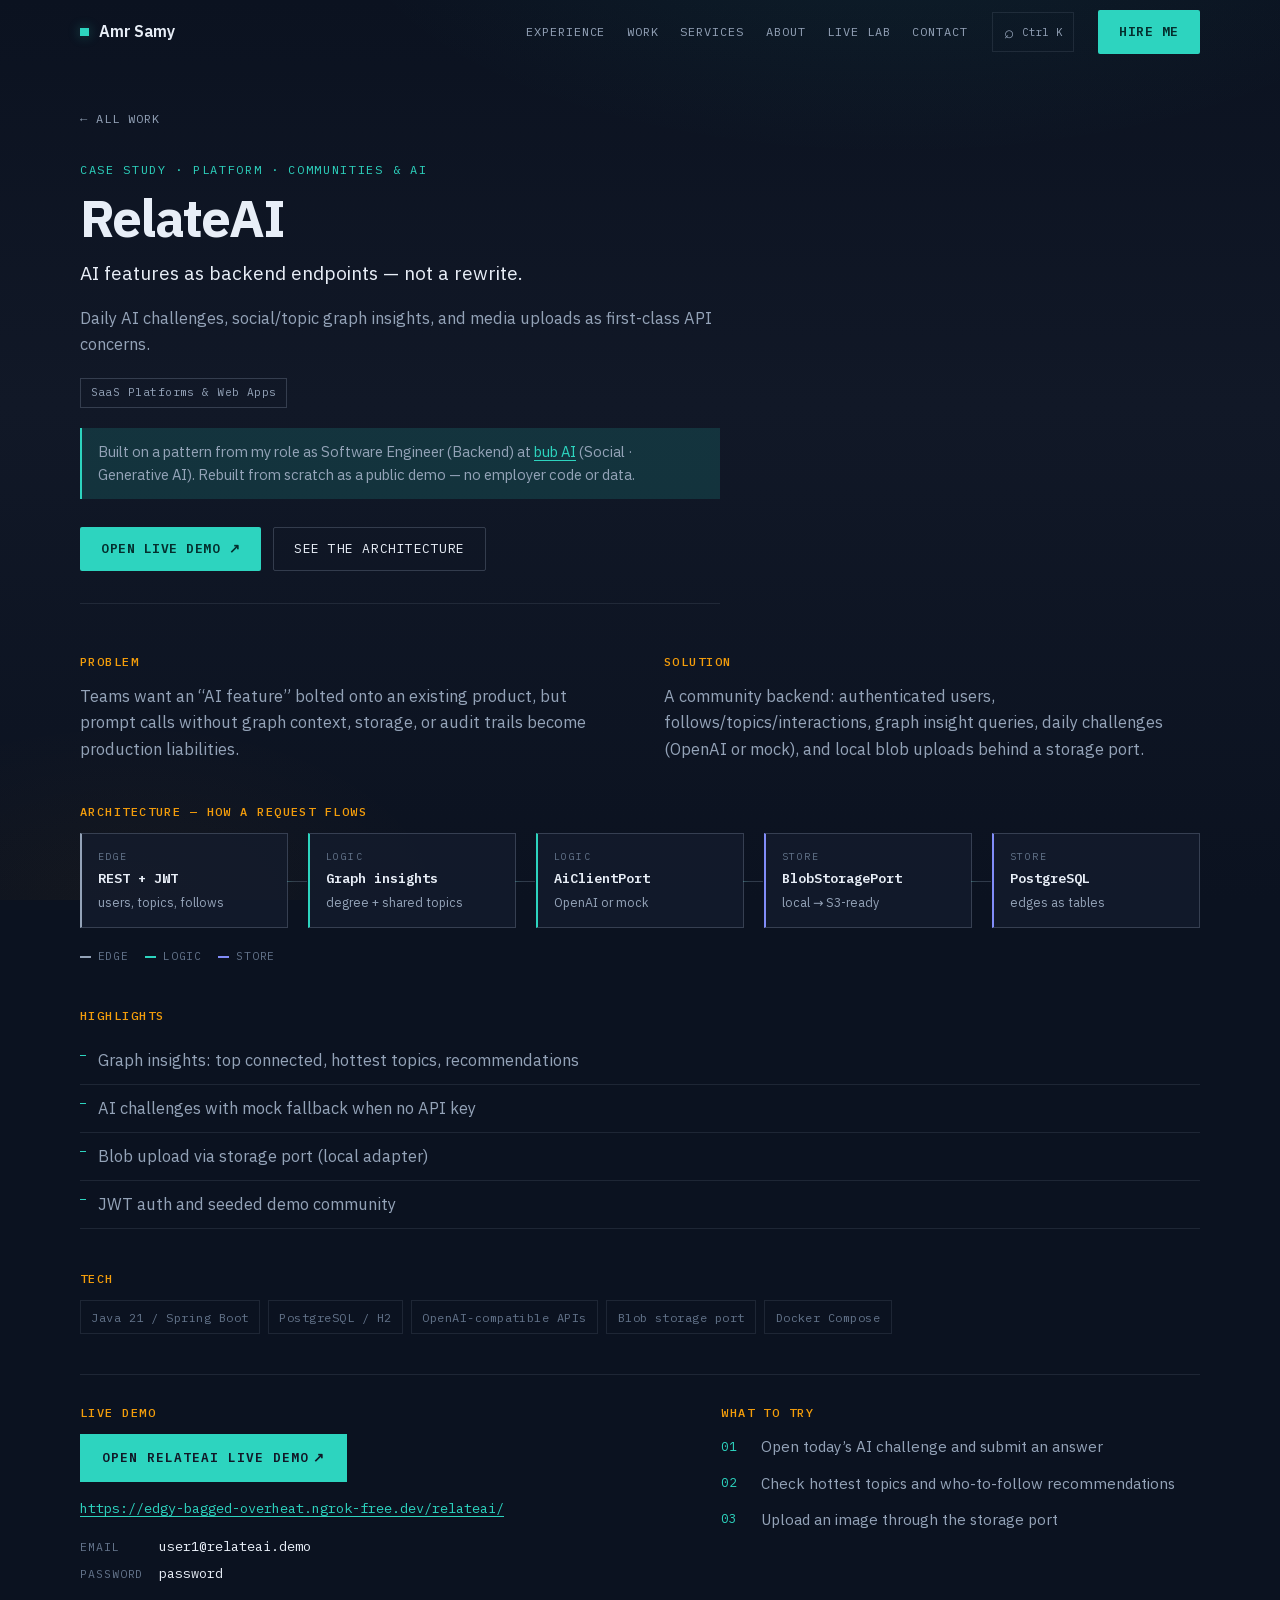
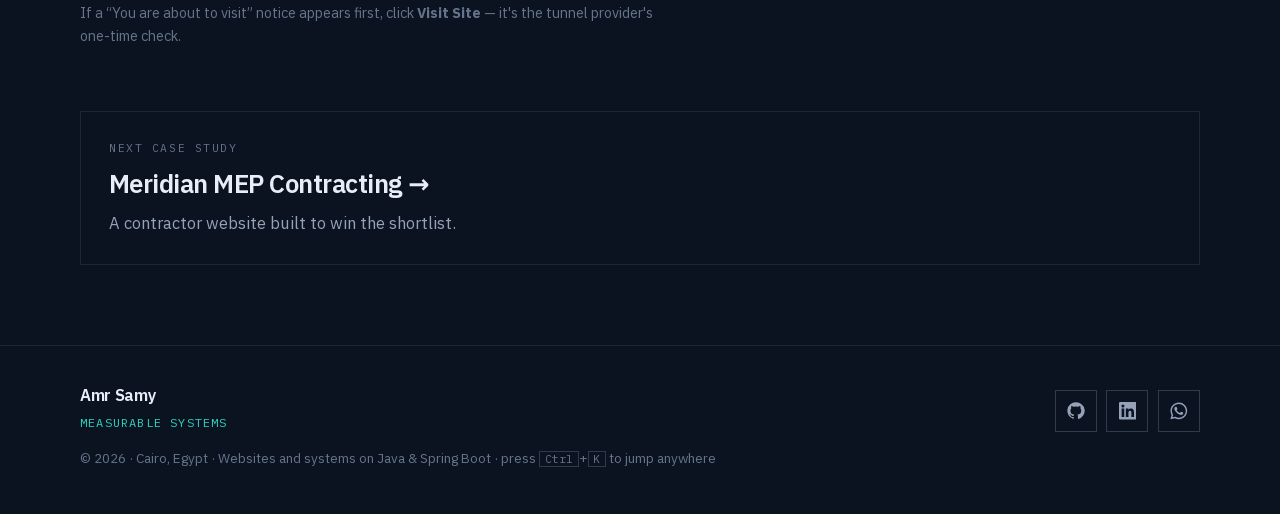
<file: work/relateai.html>
<!DOCTYPE html><html lang="en" class="__variable_4eeef7 __variable_aa62b7"><head><meta charSet="utf-8"/><meta name="viewport" content="width=device-width, initial-scale=1"/><link rel="preload" href="/_next/static/media/26d4368bf94c0ec4-s.p.woff2" as="font" crossorigin="" type="font/woff2"/><link rel="preload" href="/_next/static/media/98e207f02528a563-s.p.woff2" as="font" crossorigin="" type="font/woff2"/><link rel="preload" href="/_next/static/media/d3ebbfd689654d3a-s.p.woff2" as="font" crossorigin="" type="font/woff2"/><link rel="preload" href="/_next/static/media/db96af6b531dc71f-s.p.woff2" as="font" crossorigin="" type="font/woff2"/><link rel="stylesheet" href="/_next/static/css/1930932526e8cc3a.css" data-precedence="next"/><link rel="stylesheet" href="/_next/static/css/658cf86a48c7d524.css" data-precedence="next"/><link rel="stylesheet" href="/_next/static/css/42c94fd76ae65655.css" data-precedence="next"/><link rel="preload" as="script" fetchPriority="low" href="/_next/static/chunks/webpack-f8e4cfb510bc3a36.js"/><script src="/_next/static/chunks/fd9d1056-88c8a1669018f964.js" async=""></script><script src="/_next/static/chunks/117-1b55894b1eadca56.js" async=""></script><script src="/_next/static/chunks/main-app-6fca1515cee9a03c.js" async=""></script><script src="/_next/static/chunks/972-a1597467b2f45725.js" async=""></script><script src="/_next/static/chunks/app/work/%5Bslug%5D/page-c67d64c1f31d8a97.js" async=""></script><script src="/_next/static/chunks/515-f8e2b37ccf91877b.js" async=""></script><script src="/_next/static/chunks/app/layout-a5c3000199f98bb6.js" async=""></script><meta name="theme-color" content="#0b1220"/><meta name="color-scheme" content="dark"/><title>RelateAI — Amr Samy</title><meta name="description" content="AI features as backend endpoints — not a rewrite. Daily AI challenges, social/topic graph insights, and media uploads as first-class API concerns."/><meta name="application-name" content="Amr Samy"/><link rel="author" href="https://amrsamy203.github.io"/><meta name="author" content="Amr Samy"/><meta name="keywords" content="Java developer,software engineer,Spring Boot,Thymeleaf,business websites,engineering company website,MEP website,SaaS development,business management system,backend engineer,RabbitMQ,PostgreSQL,freelance developer,Cairo"/><meta name="creator" content="Amr Samy"/><meta name="robots" content="index, follow"/><link rel="canonical" href="https://amrsamy203.github.io/work/relateai"/><meta property="og:title" content="RelateAI — case study"/><meta property="og:description" content="AI features as backend endpoints — not a rewrite."/><meta property="og:url" content="https://amrsamy203.github.io/work/relateai"/><meta property="og:image" content="https://amrsamy203.github.io/opengraph-image.png"/><meta property="og:image:width" content="1200"/><meta property="og:image:height" content="630"/><meta property="og:type" content="article"/><meta name="twitter:card" content="summary_large_image"/><meta name="twitter:title" content="RelateAI — case study"/><meta name="twitter:description" content="AI features as backend endpoints — not a rewrite."/><meta name="twitter:image" content="https://amrsamy203.github.io/opengraph-image.png"/><link rel="icon" href="/icon.svg?455a6527e2ee615d" type="image/svg+xml" sizes="any"/><meta name="next-size-adjust"/><script>document.documentElement.classList.add('js')</script><script type="application/ld+json">{"@context":"https://schema.org","@type":"Person","name":"Amr Samy","jobTitle":"Java / Spring Boot Engineer · Websites & Systems","description":"Business websites, SaaS platforms and management systems built on Java and Spring Boot — server-rendered sites that turn visitors into enquiries, and backends that hold up under real volume.","email":"mailto:samyamr270@gmail.com","telephone":"+(20)1016530911","url":"https://amrsamy203.github.io","address":{"@type":"PostalAddress","addressLocality":"Cairo","addressCountry":"EG"},"sameAs":["https://github.com/amrsamy203","https://www.linkedin.com/in/amr-samy-2851ab13b"],"worksFor":[{"@type":"Organization","name":"Cyshield"}],"alumniOf":{"@type":"CollegeOrUniversity","name":"Cairo University"},"knowsAbout":["Java","Spring Boot","Thymeleaf","Web development","RabbitMQ","PostgreSQL","Docker","Distributed systems","C#",".NET","Rust","AWS","Azure","Google Cloud","Anti-money laundering systems"]}</script><script src="/_next/static/chunks/polyfills-42372ed130431b0a.js" noModule=""></script></head><body><a href="#main" class="skip-link">Skip to content</a><div class="site"><header class="Header_header__KwdYD "><div class="container Header_inner__DLT3k"><a class="Header_brand__fkyv5" href="/"><span class="Header_brandMark__w5wIs" aria-hidden="true"></span><span class="Header_brandName__5tcaj">Amr Samy</span></a><nav class="Header_nav__tNWGY" aria-label="Primary"><a href="/#experience" class="Header_navLink__Rvw2c">Experience</a><a href="/#work" class="Header_navLink__Rvw2c">Work</a><a href="/#services" class="Header_navLink__Rvw2c">Services</a><a href="/#about" class="Header_navLink__Rvw2c">About</a><a href="/#lab" class="Header_navLink__Rvw2c">Live lab</a><a href="/#contact" class="Header_navLink__Rvw2c">Contact</a></nav><button type="button" class="Header_cmdk__OG5VH" aria-label="Open command menu (Ctrl+K)"><span aria-hidden="true">⌕</span><kbd>Ctrl K</kbd></button><a href="/#contact" class="btn btn-primary Header_cta__xbIXT">Hire me</a><button type="button" class="Header_menuBtn__4zUe8" aria-expanded="false" aria-controls="mobile-nav" aria-label="Open menu"><span></span><span></span></button></div><div id="mobile-nav" class="Header_mobile__GtAmL "><nav aria-label="Mobile"><a href="/#experience">Experience</a><a href="/#work">Work</a><a href="/#services">Services</a><a href="/#about">About</a><a href="/#lab">Live lab</a><a href="/#contact">Contact</a><a href="/#contact" class="btn btn-primary">Hire me</a></nav></div></header><main id="main"><article class="CaseStudy_page__oPppJ"><div class="container"><a class="CaseStudy_back__tGkEg" href="/#work">← All work</a><header class="CaseStudy_header___2CT3"><p class="CaseStudy_eyebrow__mhaQm">Case study · <!-- -->Platform<!-- --> · <!-- -->Communities &amp; AI</p><h1 class="CaseStudy_title__ug6yX">RelateAI</h1><p class="CaseStudy_tagline__s78UN">AI features as backend endpoints — not a rewrite.</p><p class="CaseStudy_outcome__HPjQV">Daily AI challenges, social/topic graph insights, and media uploads as first-class API concerns.</p><ul class="CaseStudy_categories__hHu9M" aria-label="Categories"><li><a href="/?category=saas#work">SaaS Platforms &amp; Web Apps</a></li></ul><p class="CaseStudy_origin__svvYE">Built on a pattern from my role as <!-- -->Software Engineer (Backend)<!-- --> at<!-- --> <a href="/experience#bubai">bub AI</a> (<!-- -->Social · Generative AI<!-- -->). Rebuilt from scratch as a public demo — no employer code or data.</p><div class="CaseStudy_headerCtas__9fu7u"><a href="https://edgy-bagged-overheat.ngrok-free.dev/relateai/" target="_blank" rel="noopener noreferrer" class="btn btn-primary">Open live demo ↗</a><a href="#architecture" class="btn btn-ghost">See the architecture</a></div></header><div class="CaseStudy_grid__NaHAf"><section data-reveal="true"><h2>Problem</h2><p>Teams want an “AI feature” bolted onto an existing product, but prompt calls without graph context, storage, or audit trails become production liabilities.</p></section><section data-reveal="true"><h2>Solution</h2><p>A community backend: authenticated users, follows/topics/interactions, graph insight queries, daily challenges (OpenAI or mock), and local blob uploads behind a storage port.</p></section></div><section id="architecture" class="CaseStudy_block__j945L"><h2>Architecture — how a request flows</h2><ol class="ArchitectureFlow_flow___PD8J" aria-label="Request flow, left to right"><li class="ArchitectureFlow_node__C1ZPh ArchitectureFlow_io__B_A_L" data-reveal="true" style="--reveal-delay:0s;--i:0"><span class="ArchitectureFlow_kind__tmSkg">edge</span><span class="ArchitectureFlow_label__SsaGf">REST + JWT</span><span class="ArchitectureFlow_detail__cqoIn">users, topics, follows</span><span class="ArchitectureFlow_link___y31n" aria-hidden="true"><i></i></span></li><li class="ArchitectureFlow_node__C1ZPh ArchitectureFlow_logic__QHean" data-reveal="true" style="--reveal-delay:0.09s;--i:1"><span class="ArchitectureFlow_kind__tmSkg">logic</span><span class="ArchitectureFlow_label__SsaGf">Graph insights</span><span class="ArchitectureFlow_detail__cqoIn">degree + shared topics</span><span class="ArchitectureFlow_link___y31n" aria-hidden="true"><i></i></span></li><li class="ArchitectureFlow_node__C1ZPh ArchitectureFlow_logic__QHean" data-reveal="true" style="--reveal-delay:0.18s;--i:2"><span class="ArchitectureFlow_kind__tmSkg">logic</span><span class="ArchitectureFlow_label__SsaGf">AiClientPort</span><span class="ArchitectureFlow_detail__cqoIn">OpenAI or mock</span><span class="ArchitectureFlow_link___y31n" aria-hidden="true"><i></i></span></li><li class="ArchitectureFlow_node__C1ZPh ArchitectureFlow_store__ZE4LU" data-reveal="true" style="--reveal-delay:0.27s;--i:3"><span class="ArchitectureFlow_kind__tmSkg">store</span><span class="ArchitectureFlow_label__SsaGf">BlobStoragePort</span><span class="ArchitectureFlow_detail__cqoIn">local → S3-ready</span><span class="ArchitectureFlow_link___y31n" aria-hidden="true"><i></i></span></li><li class="ArchitectureFlow_node__C1ZPh ArchitectureFlow_store__ZE4LU" data-reveal="true" style="--reveal-delay:0.36s;--i:4"><span class="ArchitectureFlow_kind__tmSkg">store</span><span class="ArchitectureFlow_label__SsaGf">PostgreSQL</span><span class="ArchitectureFlow_detail__cqoIn">edges as tables</span></li></ol><p class="CaseStudy_legend__pDZLu"><span class="CaseStudy_lgIo__53_x_">edge</span><span class="CaseStudy_lgLogic__2dSsC">logic</span><span class="CaseStudy_lgStore__uwOAN">store</span></p></section><section class="CaseStudy_block__j945L" data-reveal="true"><h2>Highlights</h2><ul><li>Graph insights: top connected, hottest topics, recommendations</li><li>AI challenges with mock fallback when no API key</li><li>Blob upload via storage port (local adapter)</li><li>JWT auth and seeded demo community</li></ul></section><section class="CaseStudy_block__j945L" data-reveal="true"><h2>Tech</h2><ul class="CaseStudy_tech__gzEad"><li>Java 21 / Spring Boot</li><li>PostgreSQL / H2</li><li>OpenAI-compatible APIs</li><li>Blob storage port</li><li>Docker Compose</li></ul></section><section class="CaseStudy_demo__Md1gb" data-reveal="true"><div class="CaseStudy_demoGrid__XuiB3"><div><h2>Live demo</h2><a href="https://edgy-bagged-overheat.ngrok-free.dev/relateai/" target="_blank" rel="noopener noreferrer" class="CaseStudy_demoButton__lgSCu">Open <!-- -->RelateAI<!-- --> live demo<span aria-hidden="true"> ↗</span></a><p class="CaseStudy_demoUrl__sGwPP"><a href="https://edgy-bagged-overheat.ngrok-free.dev/relateai/" target="_blank" rel="noopener noreferrer">https://edgy-bagged-overheat.ngrok-free.dev/relateai/</a></p><dl class="CaseStudy_login__YE4Ey"><dt>Email</dt><dd>user1@relateai.demo</dd><dt>Password</dt><dd>password</dd></dl><p class="CaseStudy_demoHint__QWzzX">If a “You are about to visit” notice appears first, click<!-- --> <strong>Visit Site</strong> — it&#x27;s the tunnel provider&#x27;s one-time check.</p></div><div class="CaseStudy_tryIt__w5cPY"><h2>What to try</h2><ol><li>Open today’s AI challenge and submit an answer</li><li>Check hottest topics and who-to-follow recommendations</li><li>Upload an image through the storage port</li></ol></div></div></section><a class="CaseStudy_next__AK7hQ" data-glow="true" href="/work/meridian"><span class="CaseStudy_nextLabel__xSi94">Next case study</span><span class="CaseStudy_nextName__H_S4O">Meridian MEP Contracting<!-- --> <span aria-hidden="true">→</span></span><span class="CaseStudy_nextTag__9Ho_a">A contractor website built to win the shortlist.</span></a></div></article></main><footer class="Footer_footer__pQtti"><div class="container Footer_inner__vtL_T"><div><p class="Footer_brand__0rdww">Amr Samy</p><p class="Footer_theme__M25y4">Measurable Systems</p></div><ul class="Socials_list__t0MmC "><li><a href="https://github.com/amrsamy203" target="_blank" rel="noopener noreferrer" class="Socials_link__pLNmK Socials_github__kBoQ7" aria-label="GitHub"><svg viewBox="0 0 24 24" class="Socials_icon__cbaeZ" aria-hidden="true" fill="currentColor"><path d="M12 .5a11.5 11.5 0 0 0-3.64 22.41c.58.1.79-.25.79-.56v-2c-3.2.7-3.88-1.37-3.88-1.37-.53-1.33-1.28-1.69-1.28-1.69-1.05-.71.08-.7.08-.7 1.16.08 1.77 1.19 1.77 1.19 1.03 1.77 2.71 1.26 3.37.96.1-.75.4-1.26.73-1.55-2.55-.29-5.24-1.28-5.24-5.68 0-1.26.45-2.28 1.19-3.09-.12-.29-.52-1.46.11-3.05 0 0 .97-.31 3.17 1.18a11 11 0 0 1 5.77 0c2.2-1.49 3.17-1.18 3.17-1.18.63 1.59.23 2.76.11 3.05.74.81 1.19 1.83 1.19 3.09 0 4.41-2.69 5.38-5.26 5.67.41.36.78 1.06.78 2.14v3.17c0 .31.21.67.8.56A11.5 11.5 0 0 0 12 .5Z"></path></svg></a></li><li><a href="https://www.linkedin.com/in/amr-samy-2851ab13b" target="_blank" rel="noopener noreferrer" class="Socials_link__pLNmK Socials_linkedin__6fn2g" aria-label="LinkedIn"><svg viewBox="0 0 24 24" class="Socials_icon__cbaeZ" aria-hidden="true" fill="currentColor"><path d="M20.45 20.45h-3.56v-5.57c0-1.33-.02-3.04-1.85-3.04-1.86 0-2.14 1.45-2.14 2.94v5.67H9.35V9h3.41v1.56h.05c.48-.9 1.64-1.85 3.37-1.85 3.6 0 4.27 2.37 4.27 5.46v6.28ZM5.34 7.43a2.06 2.06 0 1 1 0-4.13 2.06 2.06 0 0 1 0 4.13ZM7.12 20.45H3.56V9h3.56v11.45ZM22.22 0H1.77C.79 0 0 .77 0 1.73v20.54C0 23.23.79 24 1.77 24h20.45c.98 0 1.78-.77 1.78-1.73V1.73C24 .77 23.2 0 22.22 0Z"></path></svg></a></li><li><a href="https://wa.me/201016530911" target="_blank" rel="noopener noreferrer" class="Socials_link__pLNmK Socials_whatsapp__QbTRR" aria-label="WhatsApp"><svg viewBox="0 0 24 24" class="Socials_icon__cbaeZ" aria-hidden="true" fill="currentColor"><path d="M17.47 14.38c-.3-.15-1.76-.87-2.03-.97-.27-.1-.47-.15-.67.15-.2.3-.77.97-.94 1.17-.17.2-.35.22-.65.07-.3-.15-1.26-.46-2.4-1.48-.89-.79-1.49-1.77-1.66-2.07-.17-.3-.02-.46.13-.61.13-.13.3-.35.45-.52.15-.17.2-.3.3-.5.1-.2.05-.37-.02-.52-.08-.15-.67-1.61-.92-2.21-.24-.58-.49-.5-.67-.51h-.57c-.2 0-.52.07-.79.37-.27.3-1.04 1.02-1.04 2.48s1.07 2.88 1.21 3.08c.15.2 2.1 3.2 5.08 4.49.71.31 1.26.49 1.69.63.71.23 1.36.2 1.87.12.57-.09 1.76-.72 2.01-1.41.25-.69.25-1.29.17-1.41-.07-.12-.27-.2-.57-.35ZM12.04 21.5h-.01a9.45 9.45 0 0 1-4.82-1.32l-.35-.21-3.58.94.96-3.49-.23-.36a9.43 9.43 0 0 1-1.45-5.03c0-5.22 4.25-9.46 9.48-9.46a9.4 9.4 0 0 1 6.7 2.78 9.4 9.4 0 0 1 2.77 6.69c0 5.22-4.25 9.46-9.47 9.46Zm8.06-17.52A11.32 11.32 0 0 0 12.04.65C5.76.65.65 5.75.65 12.03c0 2 .52 3.96 1.52 5.69L.55 23.65l6.07-1.59a11.36 11.36 0 0 0 5.42 1.38h.01c6.28 0 11.39-5.1 11.39-11.38 0-3.04-1.18-5.9-3.34-8.06Z"></path></svg></a></li></ul><p class="Footer_copy__KUC9W">© <!-- -->2026<!-- --> · <!-- -->Cairo, Egypt<!-- --> · Websites and systems on Java &amp; Spring Boot ·<!-- --> <span class="Footer_tip__IoDC_">press <kbd>Ctrl</kbd>+<kbd>K</kbd> to jump anywhere</span></p></div></footer></div><script src="/_next/static/chunks/webpack-f8e4cfb510bc3a36.js" async=""></script><script>(self.__next_f=self.__next_f||[]).push([0]);self.__next_f.push([2,null])</script><script>self.__next_f.push([1,"1:HL[\"/_next/static/media/26d4368bf94c0ec4-s.p.woff2\",\"font\",{\"crossOrigin\":\"\",\"type\":\"font/woff2\"}]\n2:HL[\"/_next/static/media/98e207f02528a563-s.p.woff2\",\"font\",{\"crossOrigin\":\"\",\"type\":\"font/woff2\"}]\n3:HL[\"/_next/static/media/d3ebbfd689654d3a-s.p.woff2\",\"font\",{\"crossOrigin\":\"\",\"type\":\"font/woff2\"}]\n4:HL[\"/_next/static/media/db96af6b531dc71f-s.p.woff2\",\"font\",{\"crossOrigin\":\"\",\"type\":\"font/woff2\"}]\n5:HL[\"/_next/static/css/1930932526e8cc3a.css\",\"style\"]\n6:HL[\"/_next/static/css/658cf86a48c7d524.css\",\"style\"]\n7:HL[\"/_next/static/css/42c94fd76ae65655.css\",\"style\"]\n"])</script><script>self.__next_f.push([1,"8:I[2846,[],\"\"]\na:I[2972,[\"972\",\"static/chunks/972-a1597467b2f45725.js\",\"798\",\"static/chunks/app/work/%5Bslug%5D/page-c67d64c1f31d8a97.js\"],\"\"]\nb:I[4707,[],\"\"]\nd:I[6423,[],\"\"]\ne:I[4196,[\"972\",\"static/chunks/972-a1597467b2f45725.js\",\"515\",\"static/chunks/515-f8e2b37ccf91877b.js\",\"185\",\"static/chunks/app/layout-a5c3000199f98bb6.js\"],\"Header\"]\nf:I[4434,[\"972\",\"static/chunks/972-a1597467b2f45725.js\",\"515\",\"static/chunks/515-f8e2b37ccf91877b.js\",\"185\",\"static/chunks/app/layout-a5c3000199f98bb6.js\"],\"Effects\"]\n10:I[5899,[\"972\",\"static/chunks/972-a1597467b2f45725.js\",\"515\",\"static/chunks/515-f8e2b37ccf91877b.js\",\"185\",\"static/chunks/app/layout-a5c3000199f98bb6.js\"],\"CommandMenu\"]\n12:I[1060,[],\"\"]\nc:[\"slug\",\"relateai\",\"d\"]\n13:[]\n"])</script><script>self.__next_f.push([1,"0:[\"$\",\"$L8\",null,{\"buildId\":\"RnfdPrfbyfHFPt7x1rICc\",\"assetPrefix\":\"\",\"urlParts\":[\"\",\"work\",\"relateai\"],\"initialTree\":[\"\",{\"children\":[\"work\",{\"children\":[[\"slug\",\"relateai\",\"d\"],{\"children\":[\"__PAGE__?{\\\"slug\\\":\\\"relateai\\\"}\",{}]}]}]},\"$undefined\",\"$undefined\",true],\"initialSeedData\":[\"\",{\"children\":[\"work\",{\"children\":[[\"slug\",\"relateai\",\"d\"],{\"children\":[\"__PAGE__\",{},[[\"$L9\",[\"$\",\"article\",null,{\"className\":\"CaseStudy_page__oPppJ\",\"children\":[\"$\",\"div\",null,{\"className\":\"container\",\"children\":[[\"$\",\"$La\",null,{\"href\":\"/#work\",\"className\":\"CaseStudy_back__tGkEg\",\"children\":\"← All work\"}],[\"$\",\"header\",null,{\"className\":\"CaseStudy_header___2CT3\",\"children\":[[\"$\",\"p\",null,{\"className\":\"CaseStudy_eyebrow__mhaQm\",\"children\":[\"Case study · \",\"Platform\",\" · \",\"Communities \u0026 AI\"]}],[\"$\",\"h1\",null,{\"className\":\"CaseStudy_title__ug6yX\",\"children\":\"RelateAI\"}],[\"$\",\"p\",null,{\"className\":\"CaseStudy_tagline__s78UN\",\"children\":\"AI features as backend endpoints — not a rewrite.\"}],[\"$\",\"p\",null,{\"className\":\"CaseStudy_outcome__HPjQV\",\"children\":\"Daily AI challenges, social/topic graph insights, and media uploads as first-class API concerns.\"}],[\"$\",\"ul\",null,{\"className\":\"CaseStudy_categories__hHu9M\",\"aria-label\":\"Categories\",\"children\":[[\"$\",\"li\",\"saas\",{\"children\":[\"$\",\"$La\",null,{\"href\":\"/?category=saas#work\",\"children\":\"SaaS Platforms \u0026 Web Apps\"}]}]]}],[[\"$\",\"p\",\"bubai\",{\"className\":\"CaseStudy_origin__svvYE\",\"children\":[\"Built on a pattern from my role as \",\"Software Engineer (Backend)\",\" at\",\" \",[\"$\",\"$La\",null,{\"href\":\"/experience#bubai\",\"children\":\"bub AI\"}],\" (\",\"Social · Generative AI\",\"). Rebuilt from scratch as a public demo — no employer code or data.\"]}]],\"$undefined\",[\"$\",\"div\",null,{\"className\":\"CaseStudy_headerCtas__9fu7u\",\"children\":[[\"$\",\"a\",null,{\"href\":\"https://edgy-bagged-overheat.ngrok-free.dev/relateai/\",\"target\":\"_blank\",\"rel\":\"noopener noreferrer\",\"className\":\"btn btn-primary\",\"children\":\"Open live demo ↗\"}],[\"$\",\"a\",null,{\"href\":\"#architecture\",\"className\":\"btn btn-ghost\",\"children\":\"See the architecture\"}]]}]]}],\"$undefined\",[\"$\",\"div\",null,{\"className\":\"CaseStudy_grid__NaHAf\",\"children\":[[\"$\",\"section\",null,{\"data-reveal\":true,\"children\":[[\"$\",\"h2\",null,{\"children\":\"Problem\"}],[\"$\",\"p\",null,{\"children\":\"Teams want an “AI feature” bolted onto an existing product, but prompt calls without graph context, storage, or audit trails become production liabilities.\"}]]}],[\"$\",\"section\",null,{\"data-reveal\":true,\"children\":[[\"$\",\"h2\",null,{\"children\":\"Solution\"}],[\"$\",\"p\",null,{\"children\":\"A community backend: authenticated users, follows/topics/interactions, graph insight queries, daily challenges (OpenAI or mock), and local blob uploads behind a storage port.\"}]]}]]}],[\"$\",\"section\",null,{\"id\":\"architecture\",\"className\":\"CaseStudy_block__j945L\",\"children\":[[\"$\",\"h2\",null,{\"children\":\"Architecture — how a request flows\"}],[\"$\",\"ol\",null,{\"className\":\"ArchitectureFlow_flow___PD8J\",\"aria-label\":\"Request flow, left to right\",\"children\":[[\"$\",\"li\",\"REST + JWT\",{\"className\":\"ArchitectureFlow_node__C1ZPh ArchitectureFlow_io__B_A_L\",\"data-reveal\":true,\"style\":{\"--reveal-delay\":\"0s\",\"--i\":0},\"children\":[[\"$\",\"span\",null,{\"className\":\"ArchitectureFlow_kind__tmSkg\",\"children\":\"edge\"}],[\"$\",\"span\",null,{\"className\":\"ArchitectureFlow_label__SsaGf\",\"children\":\"REST + JWT\"}],[\"$\",\"span\",null,{\"className\":\"ArchitectureFlow_detail__cqoIn\",\"children\":\"users, topics, follows\"}],[\"$\",\"span\",null,{\"className\":\"ArchitectureFlow_link___y31n\",\"aria-hidden\":true,\"children\":[\"$\",\"i\",null,{}]}]]}],[\"$\",\"li\",\"Graph insights\",{\"className\":\"ArchitectureFlow_node__C1ZPh ArchitectureFlow_logic__QHean\",\"data-reveal\":true,\"style\":{\"--reveal-delay\":\"0.09s\",\"--i\":1},\"children\":[[\"$\",\"span\",null,{\"className\":\"ArchitectureFlow_kind__tmSkg\",\"children\":\"logic\"}],[\"$\",\"span\",null,{\"className\":\"ArchitectureFlow_label__SsaGf\",\"children\":\"Graph insights\"}],[\"$\",\"span\",null,{\"className\":\"ArchitectureFlow_detail__cqoIn\",\"children\":\"degree + shared topics\"}],[\"$\",\"span\",null,{\"className\":\"ArchitectureFlow_link___y31n\",\"aria-hidden\":true,\"children\":[\"$\",\"i\",null,{}]}]]}],[\"$\",\"li\",\"AiClientPort\",{\"className\":\"ArchitectureFlow_node__C1ZPh ArchitectureFlow_logic__QHean\",\"data-reveal\":true,\"style\":{\"--reveal-delay\":\"0.18s\",\"--i\":2},\"children\":[[\"$\",\"span\",null,{\"className\":\"ArchitectureFlow_kind__tmSkg\",\"children\":\"logic\"}],[\"$\",\"span\",null,{\"className\":\"ArchitectureFlow_label__SsaGf\",\"children\":\"AiClientPort\"}],[\"$\",\"span\",null,{\"className\":\"ArchitectureFlow_detail__cqoIn\",\"children\":\"OpenAI or mock\"}],[\"$\",\"span\",null,{\"className\":\"ArchitectureFlow_link___y31n\",\"aria-hidden\":true,\"children\":[\"$\",\"i\",null,{}]}]]}],[\"$\",\"li\",\"BlobStoragePort\",{\"className\":\"ArchitectureFlow_node__C1ZPh ArchitectureFlow_store__ZE4LU\",\"data-reveal\":true,\"style\":{\"--reveal-delay\":\"0.27s\",\"--i\":3},\"children\":[[\"$\",\"span\",null,{\"className\":\"ArchitectureFlow_kind__tmSkg\",\"children\":\"store\"}],[\"$\",\"span\",null,{\"className\":\"ArchitectureFlow_label__SsaGf\",\"children\":\"BlobStoragePort\"}],[\"$\",\"span\",null,{\"className\":\"ArchitectureFlow_detail__cqoIn\",\"children\":\"local → S3-ready\"}],[\"$\",\"span\",null,{\"className\":\"ArchitectureFlow_link___y31n\",\"aria-hidden\":true,\"children\":[\"$\",\"i\",null,{}]}]]}],[\"$\",\"li\",\"PostgreSQL\",{\"className\":\"ArchitectureFlow_node__C1ZPh ArchitectureFlow_store__ZE4LU\",\"data-reveal\":true,\"style\":{\"--reveal-delay\":\"0.36s\",\"--i\":4},\"children\":[[\"$\",\"span\",null,{\"className\":\"ArchitectureFlow_kind__tmSkg\",\"children\":\"store\"}],[\"$\",\"span\",null,{\"className\":\"ArchitectureFlow_label__SsaGf\",\"children\":\"PostgreSQL\"}],[\"$\",\"span\",null,{\"className\":\"ArchitectureFlow_detail__cqoIn\",\"children\":\"edges as tables\"}],false]}]]}],[\"$\",\"p\",null,{\"className\":\"CaseStudy_legend__pDZLu\",\"children\":[[\"$\",\"span\",\"io\",{\"className\":\"CaseStudy_lgIo__53_x_\",\"children\":\"edge\"}],[\"$\",\"span\",\"logic\",{\"className\":\"CaseStudy_lgLogic__2dSsC\",\"children\":\"logic\"}],[\"$\",\"span\",\"store\",{\"className\":\"CaseStudy_lgStore__uwOAN\",\"children\":\"store\"}]]}]]}],[\"$\",\"section\",null,{\"className\":\"CaseStudy_block__j945L\",\"data-reveal\":true,\"children\":[[\"$\",\"h2\",null,{\"children\":\"Highlights\"}],[\"$\",\"ul\",null,{\"children\":[[\"$\",\"li\",\"Graph insights: top connected, hottest topics, recommendations\",{\"children\":\"Graph insights: top connected, hottest topics, recommendations\"}],[\"$\",\"li\",\"AI challenges with mock fallback when no API key\",{\"children\":\"AI challenges with mock fallback when no API key\"}],[\"$\",\"li\",\"Blob upload via storage port (local adapter)\",{\"children\":\"Blob upload via storage port (local adapter)\"}],[\"$\",\"li\",\"JWT auth and seeded demo community\",{\"children\":\"JWT auth and seeded demo community\"}]]}]]}],[\"$\",\"section\",null,{\"className\":\"CaseStudy_block__j945L\",\"data-reveal\":true,\"children\":[[\"$\",\"h2\",null,{\"children\":\"Tech\"}],[\"$\",\"ul\",null,{\"className\":\"CaseStudy_tech__gzEad\",\"children\":[[\"$\",\"li\",\"Java 21 / Spring Boot\",{\"children\":\"Java 21 / Spring Boot\"}],[\"$\",\"li\",\"PostgreSQL / H2\",{\"children\":\"PostgreSQL / H2\"}],[\"$\",\"li\",\"OpenAI-compatible APIs\",{\"children\":\"OpenAI-compatible APIs\"}],[\"$\",\"li\",\"Blob storage port\",{\"children\":\"Blob storage port\"}],[\"$\",\"li\",\"Docker Compose\",{\"children\":\"Docker Compose\"}]]}]]}],[\"$\",\"section\",null,{\"className\":\"CaseStudy_demo__Md1gb\",\"data-reveal\":true,\"children\":[\"$\",\"div\",null,{\"className\":\"CaseStudy_demoGrid__XuiB3\",\"children\":[[\"$\",\"div\",null,{\"children\":[[\"$\",\"h2\",null,{\"children\":\"Live demo\"}],[\"$\",\"a\",null,{\"href\":\"https://edgy-bagged-overheat.ngrok-free.dev/relateai/\",\"target\":\"_blank\",\"rel\":\"noopener noreferrer\",\"className\":\"CaseStudy_demoButton__lgSCu\",\"children\":[\"Open \",\"RelateAI\",\" live demo\",[\"$\",\"span\",null,{\"aria-hidden\":true,\"children\":\" ↗\"}]]}],[\"$\",\"p\",null,{\"className\":\"CaseStudy_demoUrl__sGwPP\",\"children\":[\"$\",\"a\",null,{\"href\":\"https://edgy-bagged-overheat.ngrok-free.dev/relateai/\",\"target\":\"_blank\",\"rel\":\"noopener noreferrer\",\"children\":\"https://edgy-bagged-overheat.ngrok-free.dev/relateai/\"}]}],[\"$\",\"dl\",null,{\"className\":\"CaseStudy_login__YE4Ey\",\"children\":[[\"$\",\"dt\",null,{\"children\":\"Email\"}],[\"$\",\"dd\",null,{\"children\":\"user1@relateai.demo\"}],[\"$\",\"dt\",null,{\"children\":\"Password\"}],[\"$\",\"dd\",null,{\"children\":\"password\"}]]}],[\"$\",\"p\",null,{\"className\":\"CaseStudy_demoHint__QWzzX\",\"children\":[\"If a “You are about to visit” notice appears first, click\",\" \",[\"$\",\"strong\",null,{\"children\":\"Visit Site\"}],\" — it's the tunnel provider's one-time check.\"]}]]}],[\"$\",\"div\",null,{\"className\":\"CaseStudy_tryIt__w5cPY\",\"children\":[[\"$\",\"h2\",null,{\"children\":\"What to try\"}],[\"$\",\"ol\",null,{\"children\":[[\"$\",\"li\",\"Open today’s AI challenge and submit an answer\",{\"children\":\"Open today’s AI challenge and submit an answer\"}],[\"$\",\"li\",\"Check hottest topics and who-to-follow recommendations\",{\"children\":\"Check hottest topics and who-to-follow recommendations\"}],[\"$\",\"li\",\"Upload an image through the storage port\",{\"children\":\"Upload an image through the storage port\"}]]}]]}]]}]}],[\"$\",\"$La\",null,{\"href\":\"/work/meridian\",\"className\":\"CaseStudy_next__AK7hQ\",\"data-glow\":true,\"children\":[[\"$\",\"span\",null,{\"className\":\"CaseStudy_nextLabel__xSi94\",\"children\":\"Next case study\"}],[\"$\",\"span\",null,{\"className\":\"CaseStudy_nextName__H_S4O\",\"children\":[\"Meridian MEP Contracting\",\" \",[\"$\",\"span\",null,{\"aria-hidden\":true,\"children\":\"→\"}]]}],[\"$\",\"span\",null,{\"className\":\"CaseStudy_nextTag__9Ho_a\",\"children\":\"A contractor website built to win the shortlist.\"}]]}]]}]}],[[\"$\",\"link\",\"0\",{\"rel\":\"stylesheet\",\"href\":\"/_next/static/css/42c94fd76ae65655.css\",\"precedence\":\"next\",\"crossOrigin\":\"$undefined\"}]]],null],null]},[null,[\"$\",\"$Lb\",null,{\"parallelRouterKey\":\"children\",\"segmentPath\":[\"children\",\"work\",\"children\",\"$c\",\"children\"],\"error\":\"$undefined\",\"errorStyles\":\"$undefined\",\"errorScripts\":\"$undefined\",\"template\":[\"$\",\"$Ld\",null,{}],\"templateStyles\":\"$undefined\",\"templateScripts\":\"$undefined\",\"notFound\":\"$undefined\",\"notFoundStyles\":\"$undefined\"}]],null]},[null,[\"$\",\"$Lb\",null,{\"parallelRouterKey\":\"children\",\"segmentPath\":[\"children\",\"work\",\"children\"],\"error\":\"$undefined\",\"errorStyles\":\"$undefined\",\"errorScripts\":\"$undefined\",\"template\":[\"$\",\"$Ld\",null,{}],\"templateStyles\":\"$undefined\",\"templateScripts\":\"$undefined\",\"notFound\":\"$undefined\",\"notFoundStyles\":\"$undefined\"}]],null]},[[[[\"$\",\"link\",\"0\",{\"rel\":\"stylesheet\",\"href\":\"/_next/static/css/1930932526e8cc3a.css\",\"precedence\":\"next\",\"crossOrigin\":\"$undefined\"}],[\"$\",\"link\",\"1\",{\"rel\":\"stylesheet\",\"href\":\"/_next/static/css/658cf86a48c7d524.css\",\"precedence\":\"next\",\"crossOrigin\":\"$undefined\"}]],[\"$\",\"html\",null,{\"lang\":\"en\",\"className\":\"__variable_4eeef7 __variable_aa62b7\",\"suppressHydrationWarning\":true,\"children\":[[\"$\",\"head\",null,{\"children\":[[\"$\",\"script\",null,{\"dangerouslySetInnerHTML\":{\"__html\":\"document.documentElement.classList.add('js')\"}}],[\"$\",\"script\",null,{\"type\":\"application/ld+json\",\"dangerouslySetInnerHTML\":{\"__html\":\"{\\\"@context\\\":\\\"https://schema.org\\\",\\\"@type\\\":\\\"Person\\\",\\\"name\\\":\\\"Amr Samy\\\",\\\"jobTitle\\\":\\\"Java / Spring Boot Engineer · Websites \u0026 Systems\\\",\\\"description\\\":\\\"Business websites, SaaS platforms and management systems built on Java and Spring Boot — server-rendered sites that turn visitors into enquiries, and backends that hold up under real volume.\\\",\\\"email\\\":\\\"mailto:samyamr270@gmail.com\\\",\\\"telephone\\\":\\\"+(20)1016530911\\\",\\\"url\\\":\\\"https://amrsamy203.github.io\\\",\\\"address\\\":{\\\"@type\\\":\\\"PostalAddress\\\",\\\"addressLocality\\\":\\\"Cairo\\\",\\\"addressCountry\\\":\\\"EG\\\"},\\\"sameAs\\\":[\\\"https://github.com/amrsamy203\\\",\\\"https://www.linkedin.com/in/amr-samy-2851ab13b\\\"],\\\"worksFor\\\":[{\\\"@type\\\":\\\"Organization\\\",\\\"name\\\":\\\"Cyshield\\\"}],\\\"alumniOf\\\":{\\\"@type\\\":\\\"CollegeOrUniversity\\\",\\\"name\\\":\\\"Cairo University\\\"},\\\"knowsAbout\\\":[\\\"Java\\\",\\\"Spring Boot\\\",\\\"Thymeleaf\\\",\\\"Web development\\\",\\\"RabbitMQ\\\",\\\"PostgreSQL\\\",\\\"Docker\\\",\\\"Distributed systems\\\",\\\"C#\\\",\\\".NET\\\",\\\"Rust\\\",\\\"AWS\\\",\\\"Azure\\\",\\\"Google Cloud\\\",\\\"Anti-money laundering systems\\\"]}\"}}]]}],[\"$\",\"body\",null,{\"children\":[[\"$\",\"a\",null,{\"href\":\"#main\",\"className\":\"skip-link\",\"children\":\"Skip to content\"}],[\"$\",\"div\",null,{\"className\":\"site\",\"children\":[[\"$\",\"$Le\",null,{}],[\"$\",\"main\",null,{\"id\":\"main\",\"children\":[\"$\",\"$Lb\",null,{\"parallelRouterKey\":\"children\",\"segmentPath\":[\"children\"],\"error\":\"$undefined\",\"errorStyles\":\"$undefined\",\"errorScripts\":\"$undefined\",\"template\":[\"$\",\"$Ld\",null,{}],\"templateStyles\":\"$undefined\",\"templateScripts\":\"$undefined\",\"notFound\":[[\"$\",\"title\",null,{\"children\":\"404: This page could not be found.\"}],[\"$\",\"div\",null,{\"style\":{\"fontFamily\":\"system-ui,\\\"Segoe UI\\\",Roboto,Helvetica,Arial,sans-serif,\\\"Apple Color Emoji\\\",\\\"Segoe UI Emoji\\\"\",\"height\":\"100vh\",\"textAlign\":\"center\",\"display\":\"flex\",\"flexDirection\":\"column\",\"alignItems\":\"center\",\"justifyContent\":\"center\"},\"children\":[\"$\",\"div\",null,{\"children\":[[\"$\",\"style\",null,{\"dangerouslySetInnerHTML\":{\"__html\":\"body{color:#000;background:#fff;margin:0}.next-error-h1{border-right:1px solid rgba(0,0,0,.3)}@media (prefers-color-scheme:dark){body{color:#fff;background:#000}.next-error-h1{border-right:1px solid rgba(255,255,255,.3)}}\"}}],[\"$\",\"h1\",null,{\"className\":\"next-error-h1\",\"style\":{\"display\":\"inline-block\",\"margin\":\"0 20px 0 0\",\"padding\":\"0 23px 0 0\",\"fontSize\":24,\"fontWeight\":500,\"verticalAlign\":\"top\",\"lineHeight\":\"49px\"},\"children\":\"404\"}],[\"$\",\"div\",null,{\"style\":{\"display\":\"inline-block\"},\"children\":[\"$\",\"h2\",null,{\"style\":{\"fontSize\":14,\"fontWeight\":400,\"lineHeight\":\"49px\",\"margin\":0},\"children\":\"This page could not be found.\"}]}]]}]}]],\"notFoundStyles\":[]}]}],[\"$\",\"footer\",null,{\"className\":\"Footer_footer__pQtti\",\"children\":[\"$\",\"div\",null,{\"className\":\"container Footer_inner__vtL_T\",\"children\":[[\"$\",\"div\",null,{\"children\":[[\"$\",\"p\",null,{\"className\":\"Footer_brand__0rdww\",\"children\":\"Amr Samy\"}],[\"$\",\"p\",null,{\"className\":\"Footer_theme__M25y4\",\"children\":\"Measurable Systems\"}]]}],[\"$\",\"ul\",null,{\"className\":\"Socials_list__t0MmC \",\"children\":[[\"$\",\"li\",\"github\",{\"children\":[\"$\",\"a\",null,{\"href\":\"https://github.com/amrsamy203\",\"target\":\"_blank\",\"rel\":\"noopener noreferrer\",\"className\":\"Socials_link__pLNmK Socials_github__kBoQ7\",\"aria-label\":\"GitHub\",\"children\":[[\"$\",\"svg\",null,{\"viewBox\":\"0 0 24 24\",\"className\":\"Socials_icon__cbaeZ\",\"aria-hidden\":true,\"fill\":\"currentColor\",\"children\":[\"$\",\"path\",null,{\"d\":\"M12 .5a11.5 11.5 0 0 0-3.64 22.41c.58.1.79-.25.79-.56v-2c-3.2.7-3.88-1.37-3.88-1.37-.53-1.33-1.28-1.69-1.28-1.69-1.05-.71.08-.7.08-.7 1.16.08 1.77 1.19 1.77 1.19 1.03 1.77 2.71 1.26 3.37.96.1-.75.4-1.26.73-1.55-2.55-.29-5.24-1.28-5.24-5.68 0-1.26.45-2.28 1.19-3.09-.12-.29-.52-1.46.11-3.05 0 0 .97-.31 3.17 1.18a11 11 0 0 1 5.77 0c2.2-1.49 3.17-1.18 3.17-1.18.63 1.59.23 2.76.11 3.05.74.81 1.19 1.83 1.19 3.09 0 4.41-2.69 5.38-5.26 5.67.41.36.78 1.06.78 2.14v3.17c0 .31.21.67.8.56A11.5 11.5 0 0 0 12 .5Z\"}]}],false]}]}],[\"$\",\"li\",\"linkedin\",{\"children\":[\"$\",\"a\",null,{\"href\":\"https://www.linkedin.com/in/amr-samy-2851ab13b\",\"target\":\"_blank\",\"rel\":\"noopener noreferrer\",\"className\":\"Socials_link__pLNmK Socials_linkedin__6fn2g\",\"aria-label\":\"LinkedIn\",\"children\":[[\"$\",\"svg\",null,{\"viewBox\":\"0 0 24 24\",\"className\":\"Socials_icon__cbaeZ\",\"aria-hidden\":true,\"fill\":\"currentColor\",\"children\":[\"$\",\"path\",null,{\"d\":\"M20.45 20.45h-3.56v-5.57c0-1.33-.02-3.04-1.85-3.04-1.86 0-2.14 1.45-2.14 2.94v5.67H9.35V9h3.41v1.56h.05c.48-.9 1.64-1.85 3.37-1.85 3.6 0 4.27 2.37 4.27 5.46v6.28ZM5.34 7.43a2.06 2.06 0 1 1 0-4.13 2.06 2.06 0 0 1 0 4.13ZM7.12 20.45H3.56V9h3.56v11.45ZM22.22 0H1.77C.79 0 0 .77 0 1.73v20.54C0 23.23.79 24 1.77 24h20.45c.98 0 1.78-.77 1.78-1.73V1.73C24 .77 23.2 0 22.22 0Z\"}]}],false]}]}],[\"$\",\"li\",\"whatsapp\",{\"children\":[\"$\",\"a\",null,{\"href\":\"https://wa.me/201016530911\",\"target\":\"_blank\",\"rel\":\"noopener noreferrer\",\"className\":\"Socials_link__pLNmK Socials_whatsapp__QbTRR\",\"aria-label\":\"WhatsApp\",\"children\":[[\"$\",\"svg\",null,{\"viewBox\":\"0 0 24 24\",\"className\":\"Socials_icon__cbaeZ\",\"aria-hidden\":true,\"fill\":\"currentColor\",\"children\":[\"$\",\"path\",null,{\"d\":\"M17.47 14.38c-.3-.15-1.76-.87-2.03-.97-.27-.1-.47-.15-.67.15-.2.3-.77.97-.94 1.17-.17.2-.35.22-.65.07-.3-.15-1.26-.46-2.4-1.48-.89-.79-1.49-1.77-1.66-2.07-.17-.3-.02-.46.13-.61.13-.13.3-.35.45-.52.15-.17.2-.3.3-.5.1-.2.05-.37-.02-.52-.08-.15-.67-1.61-.92-2.21-.24-.58-.49-.5-.67-.51h-.57c-.2 0-.52.07-.79.37-.27.3-1.04 1.02-1.04 2.48s1.07 2.88 1.21 3.08c.15.2 2.1 3.2 5.08 4.49.71.31 1.26.49 1.69.63.71.23 1.36.2 1.87.12.57-.09 1.76-.72 2.01-1.41.25-.69.25-1.29.17-1.41-.07-.12-.27-.2-.57-.35ZM12.04 21.5h-.01a9.45 9.45 0 0 1-4.82-1.32l-.35-.21-3.58.94.96-3.49-.23-.36a9.43 9.43 0 0 1-1.45-5.03c0-5.22 4.25-9.46 9.48-9.46a9.4 9.4 0 0 1 6.7 2.78 9.4 9.4 0 0 1 2.77 6.69c0 5.22-4.25 9.46-9.47 9.46Zm8.06-17.52A11.32 11.32 0 0 0 12.04.65C5.76.65.65 5.75.65 12.03c0 2 .52 3.96 1.52 5.69L.55 23.65l6.07-1.59a11.36 11.36 0 0 0 5.42 1.38h.01c6.28 0 11.39-5.1 11.39-11.38 0-3.04-1.18-5.9-3.34-8.06Z\"}]}],false]}]}]]}],[\"$\",\"p\",null,{\"className\":\"Footer_copy__KUC9W\",\"children\":[\"© \",2026,\" · \",\"Cairo, Egypt\",\" · Websites and systems on Java \u0026 Spring Boot ·\",\" \",[\"$\",\"span\",null,{\"className\":\"Footer_tip__IoDC_\",\"children\":[\"press \",[\"$\",\"kbd\",null,{\"children\":\"Ctrl\"}],\"+\",[\"$\",\"kbd\",null,{\"children\":\"K\"}],\" to jump anywhere\"]}]]}]]}]}]]}],[\"$\",\"$Lf\",null,{}],[\"$\",\"$L10\",null,{}]]}]]}]],null],null],\"couldBeIntercepted\":false,\"initialHead\":[null,\"$L11\"],\"globalErrorComponent\":\"$12\",\"missingSlots\":\"$W13\"}]\n"])</script><script>self.__next_f.push([1,"11:[[\"$\",\"meta\",\"0\",{\"name\":\"viewport\",\"content\":\"width=device-width, initial-scale=1\"}],[\"$\",\"meta\",\"1\",{\"name\":\"theme-color\",\"content\":\"#0b1220\"}],[\"$\",\"meta\",\"2\",{\"name\":\"color-scheme\",\"content\":\"dark\"}],[\"$\",\"meta\",\"3\",{\"charSet\":\"utf-8\"}],[\"$\",\"title\",\"4\",{\"children\":\"RelateAI — Amr Samy\"}],[\"$\",\"meta\",\"5\",{\"name\":\"description\",\"content\":\"AI features as backend endpoints — not a rewrite. Daily AI challenges, social/topic graph insights, and media uploads as first-class API concerns.\"}],[\"$\",\"meta\",\"6\",{\"name\":\"application-name\",\"content\":\"Amr Samy\"}],[\"$\",\"link\",\"7\",{\"rel\":\"author\",\"href\":\"https://amrsamy203.github.io\"}],[\"$\",\"meta\",\"8\",{\"name\":\"author\",\"content\":\"Amr Samy\"}],[\"$\",\"meta\",\"9\",{\"name\":\"keywords\",\"content\":\"Java developer,software engineer,Spring Boot,Thymeleaf,business websites,engineering company website,MEP website,SaaS development,business management system,backend engineer,RabbitMQ,PostgreSQL,freelance developer,Cairo\"}],[\"$\",\"meta\",\"10\",{\"name\":\"creator\",\"content\":\"Amr Samy\"}],[\"$\",\"meta\",\"11\",{\"name\":\"robots\",\"content\":\"index, follow\"}],[\"$\",\"link\",\"12\",{\"rel\":\"canonical\",\"href\":\"https://amrsamy203.github.io/work/relateai\"}],[\"$\",\"meta\",\"13\",{\"property\":\"og:title\",\"content\":\"RelateAI — case study\"}],[\"$\",\"meta\",\"14\",{\"property\":\"og:description\",\"content\":\"AI features as backend endpoints — not a rewrite.\"}],[\"$\",\"meta\",\"15\",{\"property\":\"og:url\",\"content\":\"https://amrsamy203.github.io/work/relateai\"}],[\"$\",\"meta\",\"16\",{\"property\":\"og:image\",\"content\":\"https://amrsamy203.github.io/opengraph-image.png\"}],[\"$\",\"meta\",\"17\",{\"property\":\"og:image:width\",\"content\":\"1200\"}],[\"$\",\"meta\",\"18\",{\"property\":\"og:image:height\",\"content\":\"630\"}],[\"$\",\"meta\",\"19\",{\"property\":\"og:type\",\"content\":\"article\"}],[\"$\",\"meta\",\"20\",{\"name\":\"twitter:card\",\"content\":\"summary_large_image\"}],[\"$\",\"meta\",\"21\",{\"name\":\"twitter:title\",\"content\":\"RelateAI — case study\"}],[\"$\",\"meta\",\"22\",{\"name\":\"twitter:description\",\"content\":\"AI features as backend endpoints — not a rewrite.\"}],[\"$\",\"meta\",\"23\",{\"name\":\"twitter:image\",\"content\":\"https://amrsamy203.github.io/opengraph-image.png\"}],[\"$\",\"link\",\"24\",{\"rel\":\"icon\",\"href\":\"/icon.svg?455a6527e2ee615d\",\"type\":\"image/svg+xml\",\"sizes\":\"any\"}],[\"$\",\"meta\",\"25\",{\"name\":\"next-size-adjust\"}]]\n"])</script><script>self.__next_f.push([1,"9:null\n"])</script></body></html>
</file>
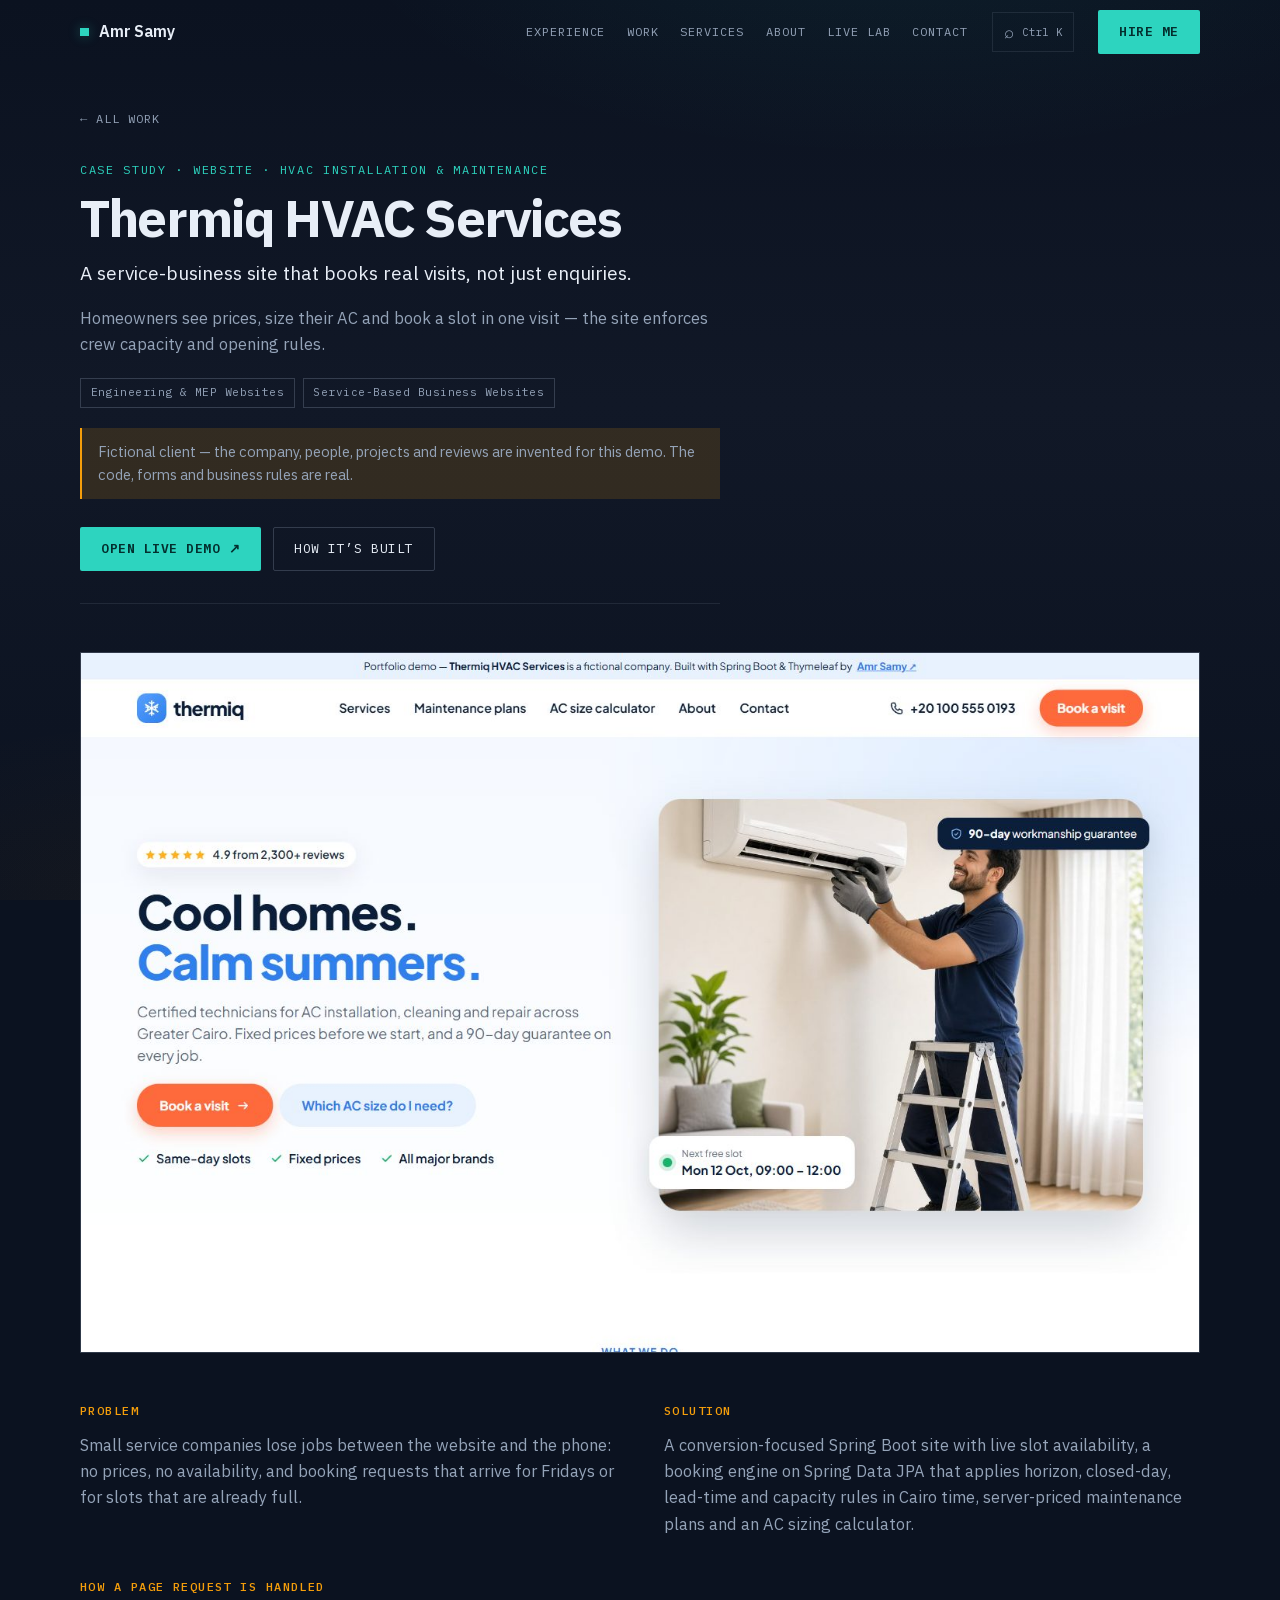
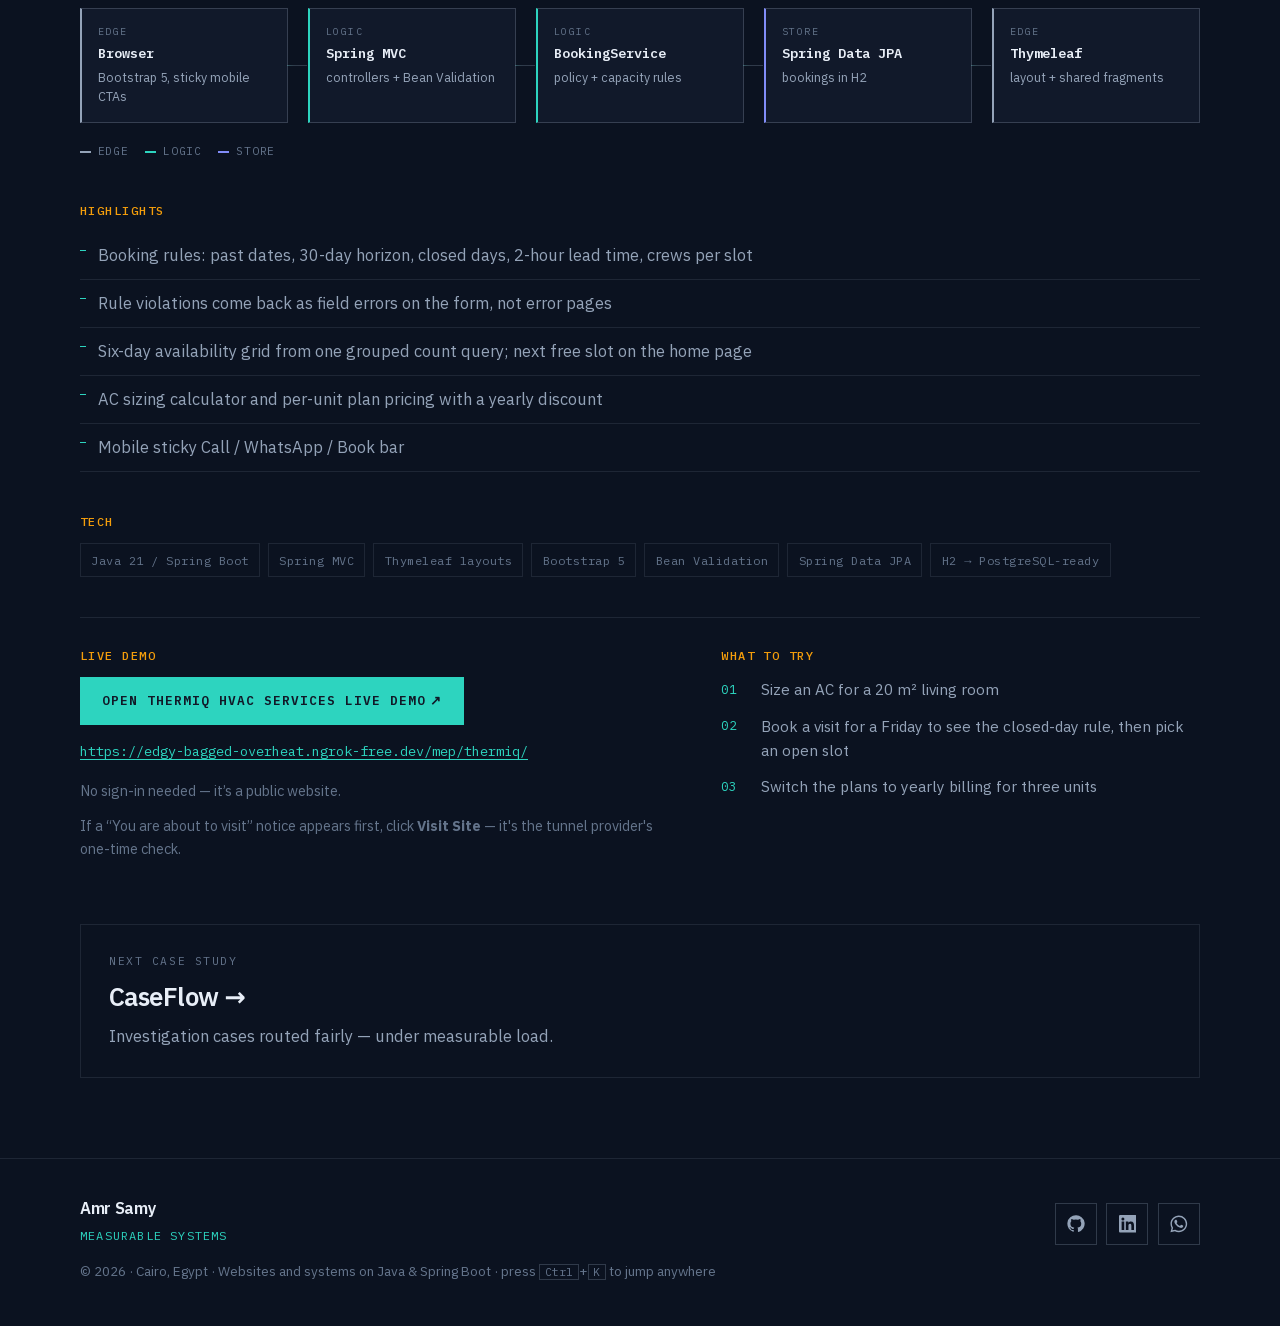
<file: work/thermiq.html>
<!DOCTYPE html><html lang="en" class="__variable_4eeef7 __variable_aa62b7"><head><meta charSet="utf-8"/><meta name="viewport" content="width=device-width, initial-scale=1"/><link rel="preload" href="/_next/static/media/26d4368bf94c0ec4-s.p.woff2" as="font" crossorigin="" type="font/woff2"/><link rel="preload" href="/_next/static/media/98e207f02528a563-s.p.woff2" as="font" crossorigin="" type="font/woff2"/><link rel="preload" href="/_next/static/media/d3ebbfd689654d3a-s.p.woff2" as="font" crossorigin="" type="font/woff2"/><link rel="preload" href="/_next/static/media/db96af6b531dc71f-s.p.woff2" as="font" crossorigin="" type="font/woff2"/><link rel="preload" as="image" href="/work/thermiq.jpg"/><link rel="stylesheet" href="/_next/static/css/1930932526e8cc3a.css" data-precedence="next"/><link rel="stylesheet" href="/_next/static/css/658cf86a48c7d524.css" data-precedence="next"/><link rel="stylesheet" href="/_next/static/css/42c94fd76ae65655.css" data-precedence="next"/><link rel="preload" as="script" fetchPriority="low" href="/_next/static/chunks/webpack-f8e4cfb510bc3a36.js"/><script src="/_next/static/chunks/fd9d1056-88c8a1669018f964.js" async=""></script><script src="/_next/static/chunks/117-1b55894b1eadca56.js" async=""></script><script src="/_next/static/chunks/main-app-6fca1515cee9a03c.js" async=""></script><script src="/_next/static/chunks/972-a1597467b2f45725.js" async=""></script><script src="/_next/static/chunks/app/work/%5Bslug%5D/page-c67d64c1f31d8a97.js" async=""></script><script src="/_next/static/chunks/515-f8e2b37ccf91877b.js" async=""></script><script src="/_next/static/chunks/app/layout-a5c3000199f98bb6.js" async=""></script><meta name="theme-color" content="#0b1220"/><meta name="color-scheme" content="dark"/><title>Thermiq HVAC Services — Amr Samy</title><meta name="description" content="A service-business site that books real visits, not just enquiries. Homeowners see prices, size their AC and book a slot in one visit — the site enforces crew capacity and opening rules."/><meta name="application-name" content="Amr Samy"/><link rel="author" href="https://amrsamy203.github.io"/><meta name="author" content="Amr Samy"/><meta name="keywords" content="Java developer,software engineer,Spring Boot,Thymeleaf,business websites,engineering company website,MEP website,SaaS development,business management system,backend engineer,RabbitMQ,PostgreSQL,freelance developer,Cairo"/><meta name="creator" content="Amr Samy"/><meta name="robots" content="index, follow"/><link rel="canonical" href="https://amrsamy203.github.io/work/thermiq"/><meta property="og:title" content="Thermiq HVAC Services — case study"/><meta property="og:description" content="A service-business site that books real visits, not just enquiries."/><meta property="og:url" content="https://amrsamy203.github.io/work/thermiq"/><meta property="og:image" content="https://amrsamy203.github.io/opengraph-image.png"/><meta property="og:image:width" content="1200"/><meta property="og:image:height" content="630"/><meta property="og:type" content="article"/><meta name="twitter:card" content="summary_large_image"/><meta name="twitter:title" content="Thermiq HVAC Services — case study"/><meta name="twitter:description" content="A service-business site that books real visits, not just enquiries."/><meta name="twitter:image" content="https://amrsamy203.github.io/opengraph-image.png"/><link rel="icon" href="/icon.svg?455a6527e2ee615d" type="image/svg+xml" sizes="any"/><meta name="next-size-adjust"/><script>document.documentElement.classList.add('js')</script><script type="application/ld+json">{"@context":"https://schema.org","@type":"Person","name":"Amr Samy","jobTitle":"Java / Spring Boot Engineer · Websites & Systems","description":"Business websites, SaaS platforms and management systems built on Java and Spring Boot — server-rendered sites that turn visitors into enquiries, and backends that hold up under real volume.","email":"mailto:samyamr270@gmail.com","telephone":"+(20)1016530911","url":"https://amrsamy203.github.io","address":{"@type":"PostalAddress","addressLocality":"Cairo","addressCountry":"EG"},"sameAs":["https://github.com/amrsamy203","https://www.linkedin.com/in/amr-samy-2851ab13b"],"worksFor":[{"@type":"Organization","name":"Cyshield"}],"alumniOf":{"@type":"CollegeOrUniversity","name":"Cairo University"},"knowsAbout":["Java","Spring Boot","Thymeleaf","Web development","RabbitMQ","PostgreSQL","Docker","Distributed systems","C#",".NET","Rust","AWS","Azure","Google Cloud","Anti-money laundering systems"]}</script><script src="/_next/static/chunks/polyfills-42372ed130431b0a.js" noModule=""></script></head><body><a href="#main" class="skip-link">Skip to content</a><div class="site"><header class="Header_header__KwdYD "><div class="container Header_inner__DLT3k"><a class="Header_brand__fkyv5" href="/"><span class="Header_brandMark__w5wIs" aria-hidden="true"></span><span class="Header_brandName__5tcaj">Amr Samy</span></a><nav class="Header_nav__tNWGY" aria-label="Primary"><a href="/#experience" class="Header_navLink__Rvw2c">Experience</a><a href="/#work" class="Header_navLink__Rvw2c">Work</a><a href="/#services" class="Header_navLink__Rvw2c">Services</a><a href="/#about" class="Header_navLink__Rvw2c">About</a><a href="/#lab" class="Header_navLink__Rvw2c">Live lab</a><a href="/#contact" class="Header_navLink__Rvw2c">Contact</a></nav><button type="button" class="Header_cmdk__OG5VH" aria-label="Open command menu (Ctrl+K)"><span aria-hidden="true">⌕</span><kbd>Ctrl K</kbd></button><a href="/#contact" class="btn btn-primary Header_cta__xbIXT">Hire me</a><button type="button" class="Header_menuBtn__4zUe8" aria-expanded="false" aria-controls="mobile-nav" aria-label="Open menu"><span></span><span></span></button></div><div id="mobile-nav" class="Header_mobile__GtAmL "><nav aria-label="Mobile"><a href="/#experience">Experience</a><a href="/#work">Work</a><a href="/#services">Services</a><a href="/#about">About</a><a href="/#lab">Live lab</a><a href="/#contact">Contact</a><a href="/#contact" class="btn btn-primary">Hire me</a></nav></div></header><main id="main"><article class="CaseStudy_page__oPppJ"><div class="container"><a class="CaseStudy_back__tGkEg" href="/#work">← All work</a><header class="CaseStudy_header___2CT3"><p class="CaseStudy_eyebrow__mhaQm">Case study · <!-- -->Website<!-- --> · <!-- -->HVAC installation &amp; maintenance</p><h1 class="CaseStudy_title__ug6yX">Thermiq HVAC Services</h1><p class="CaseStudy_tagline__s78UN">A service-business site that books real visits, not just enquiries.</p><p class="CaseStudy_outcome__HPjQV">Homeowners see prices, size their AC and book a slot in one visit — the site enforces crew capacity and opening rules.</p><ul class="CaseStudy_categories__hHu9M" aria-label="Categories"><li><a href="/?category=engineering#work">Engineering &amp; MEP Websites</a></li><li><a href="/?category=services#work">Service-Based Business Websites</a></li></ul><p class="CaseStudy_fictional__hw8Fe">Fictional client — the company, people, projects and reviews are invented for this demo. The code, forms and business rules are real.</p><div class="CaseStudy_headerCtas__9fu7u"><a href="https://edgy-bagged-overheat.ngrok-free.dev/mep/thermiq/" target="_blank" rel="noopener noreferrer" class="btn btn-primary">Open live demo ↗</a><a href="#architecture" class="btn btn-ghost">How it’s built</a></div></header><figure class="CaseStudy_shot__VuzA5"><img src="/work/thermiq.jpg" alt="Thermiq HVAC Services home page"/></figure><div class="CaseStudy_grid__NaHAf"><section data-reveal="true"><h2>Problem</h2><p>Small service companies lose jobs between the website and the phone: no prices, no availability, and booking requests that arrive for Fridays or for slots that are already full.</p></section><section data-reveal="true"><h2>Solution</h2><p>A conversion-focused Spring Boot site with live slot availability, a booking engine on Spring Data JPA that applies horizon, closed-day, lead-time and capacity rules in Cairo time, server-priced maintenance plans and an AC sizing calculator.</p></section></div><section id="architecture" class="CaseStudy_block__j945L"><h2>How a page request is handled</h2><ol class="ArchitectureFlow_flow___PD8J" aria-label="Request flow, left to right"><li class="ArchitectureFlow_node__C1ZPh ArchitectureFlow_io__B_A_L" data-reveal="true" style="--reveal-delay:0s;--i:0"><span class="ArchitectureFlow_kind__tmSkg">edge</span><span class="ArchitectureFlow_label__SsaGf">Browser</span><span class="ArchitectureFlow_detail__cqoIn">Bootstrap 5, sticky mobile CTAs</span><span class="ArchitectureFlow_link___y31n" aria-hidden="true"><i></i></span></li><li class="ArchitectureFlow_node__C1ZPh ArchitectureFlow_logic__QHean" data-reveal="true" style="--reveal-delay:0.09s;--i:1"><span class="ArchitectureFlow_kind__tmSkg">logic</span><span class="ArchitectureFlow_label__SsaGf">Spring MVC</span><span class="ArchitectureFlow_detail__cqoIn">controllers + Bean Validation</span><span class="ArchitectureFlow_link___y31n" aria-hidden="true"><i></i></span></li><li class="ArchitectureFlow_node__C1ZPh ArchitectureFlow_logic__QHean" data-reveal="true" style="--reveal-delay:0.18s;--i:2"><span class="ArchitectureFlow_kind__tmSkg">logic</span><span class="ArchitectureFlow_label__SsaGf">BookingService</span><span class="ArchitectureFlow_detail__cqoIn">policy + capacity rules</span><span class="ArchitectureFlow_link___y31n" aria-hidden="true"><i></i></span></li><li class="ArchitectureFlow_node__C1ZPh ArchitectureFlow_store__ZE4LU" data-reveal="true" style="--reveal-delay:0.27s;--i:3"><span class="ArchitectureFlow_kind__tmSkg">store</span><span class="ArchitectureFlow_label__SsaGf">Spring Data JPA</span><span class="ArchitectureFlow_detail__cqoIn">bookings in H2</span><span class="ArchitectureFlow_link___y31n" aria-hidden="true"><i></i></span></li><li class="ArchitectureFlow_node__C1ZPh ArchitectureFlow_io__B_A_L" data-reveal="true" style="--reveal-delay:0.36s;--i:4"><span class="ArchitectureFlow_kind__tmSkg">edge</span><span class="ArchitectureFlow_label__SsaGf">Thymeleaf</span><span class="ArchitectureFlow_detail__cqoIn">layout + shared fragments</span></li></ol><p class="CaseStudy_legend__pDZLu"><span class="CaseStudy_lgIo__53_x_">edge</span><span class="CaseStudy_lgLogic__2dSsC">logic</span><span class="CaseStudy_lgStore__uwOAN">store</span></p></section><section class="CaseStudy_block__j945L" data-reveal="true"><h2>Highlights</h2><ul><li>Booking rules: past dates, 30-day horizon, closed days, 2-hour lead time, crews per slot</li><li>Rule violations come back as field errors on the form, not error pages</li><li>Six-day availability grid from one grouped count query; next free slot on the home page</li><li>AC sizing calculator and per-unit plan pricing with a yearly discount</li><li>Mobile sticky Call / WhatsApp / Book bar</li></ul></section><section class="CaseStudy_block__j945L" data-reveal="true"><h2>Tech</h2><ul class="CaseStudy_tech__gzEad"><li>Java 21 / Spring Boot</li><li>Spring MVC</li><li>Thymeleaf layouts</li><li>Bootstrap 5</li><li>Bean Validation</li><li>Spring Data JPA</li><li>H2 → PostgreSQL-ready</li></ul></section><section class="CaseStudy_demo__Md1gb" data-reveal="true"><div class="CaseStudy_demoGrid__XuiB3"><div><h2>Live demo</h2><a href="https://edgy-bagged-overheat.ngrok-free.dev/mep/thermiq/" target="_blank" rel="noopener noreferrer" class="CaseStudy_demoButton__lgSCu">Open <!-- -->Thermiq HVAC Services<!-- --> live demo<span aria-hidden="true"> ↗</span></a><p class="CaseStudy_demoUrl__sGwPP"><a href="https://edgy-bagged-overheat.ngrok-free.dev/mep/thermiq/" target="_blank" rel="noopener noreferrer">https://edgy-bagged-overheat.ngrok-free.dev/mep/thermiq/</a></p><p class="CaseStudy_demoHint__QWzzX">No sign-in needed — it’s a public website.</p><p class="CaseStudy_demoHint__QWzzX">If a “You are about to visit” notice appears first, click<!-- --> <strong>Visit Site</strong> — it&#x27;s the tunnel provider&#x27;s one-time check.</p></div><div class="CaseStudy_tryIt__w5cPY"><h2>What to try</h2><ol><li>Size an AC for a 20 m² living room</li><li>Book a visit for a Friday to see the closed-day rule, then pick an open slot</li><li>Switch the plans to yearly billing for three units</li></ol></div></div></section><a class="CaseStudy_next__AK7hQ" data-glow="true" href="/work/caseflow"><span class="CaseStudy_nextLabel__xSi94">Next case study</span><span class="CaseStudy_nextName__H_S4O">CaseFlow<!-- --> <span aria-hidden="true">→</span></span><span class="CaseStudy_nextTag__9Ho_a">Investigation cases routed fairly — under measurable load.</span></a></div></article></main><footer class="Footer_footer__pQtti"><div class="container Footer_inner__vtL_T"><div><p class="Footer_brand__0rdww">Amr Samy</p><p class="Footer_theme__M25y4">Measurable Systems</p></div><ul class="Socials_list__t0MmC "><li><a href="https://github.com/amrsamy203" target="_blank" rel="noopener noreferrer" class="Socials_link__pLNmK Socials_github__kBoQ7" aria-label="GitHub"><svg viewBox="0 0 24 24" class="Socials_icon__cbaeZ" aria-hidden="true" fill="currentColor"><path d="M12 .5a11.5 11.5 0 0 0-3.64 22.41c.58.1.79-.25.79-.56v-2c-3.2.7-3.88-1.37-3.88-1.37-.53-1.33-1.28-1.69-1.28-1.69-1.05-.71.08-.7.08-.7 1.16.08 1.77 1.19 1.77 1.19 1.03 1.77 2.71 1.26 3.37.96.1-.75.4-1.26.73-1.55-2.55-.29-5.24-1.28-5.24-5.68 0-1.26.45-2.28 1.19-3.09-.12-.29-.52-1.46.11-3.05 0 0 .97-.31 3.17 1.18a11 11 0 0 1 5.77 0c2.2-1.49 3.17-1.18 3.17-1.18.63 1.59.23 2.76.11 3.05.74.81 1.19 1.83 1.19 3.09 0 4.41-2.69 5.38-5.26 5.67.41.36.78 1.06.78 2.14v3.17c0 .31.21.67.8.56A11.5 11.5 0 0 0 12 .5Z"></path></svg></a></li><li><a href="https://www.linkedin.com/in/amr-samy-2851ab13b" target="_blank" rel="noopener noreferrer" class="Socials_link__pLNmK Socials_linkedin__6fn2g" aria-label="LinkedIn"><svg viewBox="0 0 24 24" class="Socials_icon__cbaeZ" aria-hidden="true" fill="currentColor"><path d="M20.45 20.45h-3.56v-5.57c0-1.33-.02-3.04-1.85-3.04-1.86 0-2.14 1.45-2.14 2.94v5.67H9.35V9h3.41v1.56h.05c.48-.9 1.64-1.85 3.37-1.85 3.6 0 4.27 2.37 4.27 5.46v6.28ZM5.34 7.43a2.06 2.06 0 1 1 0-4.13 2.06 2.06 0 0 1 0 4.13ZM7.12 20.45H3.56V9h3.56v11.45ZM22.22 0H1.77C.79 0 0 .77 0 1.73v20.54C0 23.23.79 24 1.77 24h20.45c.98 0 1.78-.77 1.78-1.73V1.73C24 .77 23.2 0 22.22 0Z"></path></svg></a></li><li><a href="https://wa.me/201016530911" target="_blank" rel="noopener noreferrer" class="Socials_link__pLNmK Socials_whatsapp__QbTRR" aria-label="WhatsApp"><svg viewBox="0 0 24 24" class="Socials_icon__cbaeZ" aria-hidden="true" fill="currentColor"><path d="M17.47 14.38c-.3-.15-1.76-.87-2.03-.97-.27-.1-.47-.15-.67.15-.2.3-.77.97-.94 1.17-.17.2-.35.22-.65.07-.3-.15-1.26-.46-2.4-1.48-.89-.79-1.49-1.77-1.66-2.07-.17-.3-.02-.46.13-.61.13-.13.3-.35.45-.52.15-.17.2-.3.3-.5.1-.2.05-.37-.02-.52-.08-.15-.67-1.61-.92-2.21-.24-.58-.49-.5-.67-.51h-.57c-.2 0-.52.07-.79.37-.27.3-1.04 1.02-1.04 2.48s1.07 2.88 1.21 3.08c.15.2 2.1 3.2 5.08 4.49.71.31 1.26.49 1.69.63.71.23 1.36.2 1.87.12.57-.09 1.76-.72 2.01-1.41.25-.69.25-1.29.17-1.41-.07-.12-.27-.2-.57-.35ZM12.04 21.5h-.01a9.45 9.45 0 0 1-4.82-1.32l-.35-.21-3.58.94.96-3.49-.23-.36a9.43 9.43 0 0 1-1.45-5.03c0-5.22 4.25-9.46 9.48-9.46a9.4 9.4 0 0 1 6.7 2.78 9.4 9.4 0 0 1 2.77 6.69c0 5.22-4.25 9.46-9.47 9.46Zm8.06-17.52A11.32 11.32 0 0 0 12.04.65C5.76.65.65 5.75.65 12.03c0 2 .52 3.96 1.52 5.69L.55 23.65l6.07-1.59a11.36 11.36 0 0 0 5.42 1.38h.01c6.28 0 11.39-5.1 11.39-11.38 0-3.04-1.18-5.9-3.34-8.06Z"></path></svg></a></li></ul><p class="Footer_copy__KUC9W">© <!-- -->2026<!-- --> · <!-- -->Cairo, Egypt<!-- --> · Websites and systems on Java &amp; Spring Boot ·<!-- --> <span class="Footer_tip__IoDC_">press <kbd>Ctrl</kbd>+<kbd>K</kbd> to jump anywhere</span></p></div></footer></div><script src="/_next/static/chunks/webpack-f8e4cfb510bc3a36.js" async=""></script><script>(self.__next_f=self.__next_f||[]).push([0]);self.__next_f.push([2,null])</script><script>self.__next_f.push([1,"1:HL[\"/_next/static/media/26d4368bf94c0ec4-s.p.woff2\",\"font\",{\"crossOrigin\":\"\",\"type\":\"font/woff2\"}]\n2:HL[\"/_next/static/media/98e207f02528a563-s.p.woff2\",\"font\",{\"crossOrigin\":\"\",\"type\":\"font/woff2\"}]\n3:HL[\"/_next/static/media/d3ebbfd689654d3a-s.p.woff2\",\"font\",{\"crossOrigin\":\"\",\"type\":\"font/woff2\"}]\n4:HL[\"/_next/static/media/db96af6b531dc71f-s.p.woff2\",\"font\",{\"crossOrigin\":\"\",\"type\":\"font/woff2\"}]\n5:HL[\"/_next/static/css/1930932526e8cc3a.css\",\"style\"]\n6:HL[\"/_next/static/css/658cf86a48c7d524.css\",\"style\"]\n7:HL[\"/_next/static/css/42c94fd76ae65655.css\",\"style\"]\n"])</script><script>self.__next_f.push([1,"8:I[2846,[],\"\"]\na:I[2972,[\"972\",\"static/chunks/972-a1597467b2f45725.js\",\"798\",\"static/chunks/app/work/%5Bslug%5D/page-c67d64c1f31d8a97.js\"],\"\"]\nb:I[4707,[],\"\"]\nd:I[6423,[],\"\"]\ne:I[4196,[\"972\",\"static/chunks/972-a1597467b2f45725.js\",\"515\",\"static/chunks/515-f8e2b37ccf91877b.js\",\"185\",\"static/chunks/app/layout-a5c3000199f98bb6.js\"],\"Header\"]\nf:I[4434,[\"972\",\"static/chunks/972-a1597467b2f45725.js\",\"515\",\"static/chunks/515-f8e2b37ccf91877b.js\",\"185\",\"static/chunks/app/layout-a5c3000199f98bb6.js\"],\"Effects\"]\n10:I[5899,[\"972\",\"static/chunks/972-a1597467b2f45725.js\",\"515\",\"static/chunks/515-f8e2b37ccf91877b.js\",\"185\",\"static/chunks/app/layout-a5c3000199f98bb6.js\"],\"CommandMenu\"]\n12:I[1060,[],\"\"]\nc:[\"slug\",\"thermiq\",\"d\"]\n13:[]\n"])</script><script>self.__next_f.push([1,"0:[\"$\",\"$L8\",null,{\"buildId\":\"RnfdPrfbyfHFPt7x1rICc\",\"assetPrefix\":\"\",\"urlParts\":[\"\",\"work\",\"thermiq\"],\"initialTree\":[\"\",{\"children\":[\"work\",{\"children\":[[\"slug\",\"thermiq\",\"d\"],{\"children\":[\"__PAGE__?{\\\"slug\\\":\\\"thermiq\\\"}\",{}]}]}]},\"$undefined\",\"$undefined\",true],\"initialSeedData\":[\"\",{\"children\":[\"work\",{\"children\":[[\"slug\",\"thermiq\",\"d\"],{\"children\":[\"__PAGE__\",{},[[\"$L9\",[\"$\",\"article\",null,{\"className\":\"CaseStudy_page__oPppJ\",\"children\":[\"$\",\"div\",null,{\"className\":\"container\",\"children\":[[\"$\",\"$La\",null,{\"href\":\"/#work\",\"className\":\"CaseStudy_back__tGkEg\",\"children\":\"← All work\"}],[\"$\",\"header\",null,{\"className\":\"CaseStudy_header___2CT3\",\"children\":[[\"$\",\"p\",null,{\"className\":\"CaseStudy_eyebrow__mhaQm\",\"children\":[\"Case study · \",\"Website\",\" · \",\"HVAC installation \u0026 maintenance\"]}],[\"$\",\"h1\",null,{\"className\":\"CaseStudy_title__ug6yX\",\"children\":\"Thermiq HVAC Services\"}],[\"$\",\"p\",null,{\"className\":\"CaseStudy_tagline__s78UN\",\"children\":\"A service-business site that books real visits, not just enquiries.\"}],[\"$\",\"p\",null,{\"className\":\"CaseStudy_outcome__HPjQV\",\"children\":\"Homeowners see prices, size their AC and book a slot in one visit — the site enforces crew capacity and opening rules.\"}],[\"$\",\"ul\",null,{\"className\":\"CaseStudy_categories__hHu9M\",\"aria-label\":\"Categories\",\"children\":[[\"$\",\"li\",\"engineering\",{\"children\":[\"$\",\"$La\",null,{\"href\":\"/?category=engineering#work\",\"children\":\"Engineering \u0026 MEP Websites\"}]}],[\"$\",\"li\",\"services\",{\"children\":[\"$\",\"$La\",null,{\"href\":\"/?category=services#work\",\"children\":\"Service-Based Business Websites\"}]}]]}],[],[\"$\",\"p\",null,{\"className\":\"CaseStudy_fictional__hw8Fe\",\"children\":\"Fictional client — the company, people, projects and reviews are invented for this demo. The code, forms and business rules are real.\"}],[\"$\",\"div\",null,{\"className\":\"CaseStudy_headerCtas__9fu7u\",\"children\":[[\"$\",\"a\",null,{\"href\":\"https://edgy-bagged-overheat.ngrok-free.dev/mep/thermiq/\",\"target\":\"_blank\",\"rel\":\"noopener noreferrer\",\"className\":\"btn btn-primary\",\"children\":\"Open live demo ↗\"}],[\"$\",\"a\",null,{\"href\":\"#architecture\",\"className\":\"btn btn-ghost\",\"children\":\"How it’s built\"}]]}]]}],[\"$\",\"figure\",null,{\"className\":\"CaseStudy_shot__VuzA5\",\"children\":[\"$\",\"img\",null,{\"src\":\"/work/thermiq.jpg\",\"alt\":\"Thermiq HVAC Services home page\"}]}],[\"$\",\"div\",null,{\"className\":\"CaseStudy_grid__NaHAf\",\"children\":[[\"$\",\"section\",null,{\"data-reveal\":true,\"children\":[[\"$\",\"h2\",null,{\"children\":\"Problem\"}],[\"$\",\"p\",null,{\"children\":\"Small service companies lose jobs between the website and the phone: no prices, no availability, and booking requests that arrive for Fridays or for slots that are already full.\"}]]}],[\"$\",\"section\",null,{\"data-reveal\":true,\"children\":[[\"$\",\"h2\",null,{\"children\":\"Solution\"}],[\"$\",\"p\",null,{\"children\":\"A conversion-focused Spring Boot site with live slot availability, a booking engine on Spring Data JPA that applies horizon, closed-day, lead-time and capacity rules in Cairo time, server-priced maintenance plans and an AC sizing calculator.\"}]]}]]}],[\"$\",\"section\",null,{\"id\":\"architecture\",\"className\":\"CaseStudy_block__j945L\",\"children\":[[\"$\",\"h2\",null,{\"children\":\"How a page request is handled\"}],[\"$\",\"ol\",null,{\"className\":\"ArchitectureFlow_flow___PD8J\",\"aria-label\":\"Request flow, left to right\",\"children\":[[\"$\",\"li\",\"Browser\",{\"className\":\"ArchitectureFlow_node__C1ZPh ArchitectureFlow_io__B_A_L\",\"data-reveal\":true,\"style\":{\"--reveal-delay\":\"0s\",\"--i\":0},\"children\":[[\"$\",\"span\",null,{\"className\":\"ArchitectureFlow_kind__tmSkg\",\"children\":\"edge\"}],[\"$\",\"span\",null,{\"className\":\"ArchitectureFlow_label__SsaGf\",\"children\":\"Browser\"}],[\"$\",\"span\",null,{\"className\":\"ArchitectureFlow_detail__cqoIn\",\"children\":\"Bootstrap 5, sticky mobile CTAs\"}],[\"$\",\"span\",null,{\"className\":\"ArchitectureFlow_link___y31n\",\"aria-hidden\":true,\"children\":[\"$\",\"i\",null,{}]}]]}],[\"$\",\"li\",\"Spring MVC\",{\"className\":\"ArchitectureFlow_node__C1ZPh ArchitectureFlow_logic__QHean\",\"data-reveal\":true,\"style\":{\"--reveal-delay\":\"0.09s\",\"--i\":1},\"children\":[[\"$\",\"span\",null,{\"className\":\"ArchitectureFlow_kind__tmSkg\",\"children\":\"logic\"}],[\"$\",\"span\",null,{\"className\":\"ArchitectureFlow_label__SsaGf\",\"children\":\"Spring MVC\"}],[\"$\",\"span\",null,{\"className\":\"ArchitectureFlow_detail__cqoIn\",\"children\":\"controllers + Bean Validation\"}],[\"$\",\"span\",null,{\"className\":\"ArchitectureFlow_link___y31n\",\"aria-hidden\":true,\"children\":[\"$\",\"i\",null,{}]}]]}],[\"$\",\"li\",\"BookingService\",{\"className\":\"ArchitectureFlow_node__C1ZPh ArchitectureFlow_logic__QHean\",\"data-reveal\":true,\"style\":{\"--reveal-delay\":\"0.18s\",\"--i\":2},\"children\":[[\"$\",\"span\",null,{\"className\":\"ArchitectureFlow_kind__tmSkg\",\"children\":\"logic\"}],[\"$\",\"span\",null,{\"className\":\"ArchitectureFlow_label__SsaGf\",\"children\":\"BookingService\"}],[\"$\",\"span\",null,{\"className\":\"ArchitectureFlow_detail__cqoIn\",\"children\":\"policy + capacity rules\"}],[\"$\",\"span\",null,{\"className\":\"ArchitectureFlow_link___y31n\",\"aria-hidden\":true,\"children\":[\"$\",\"i\",null,{}]}]]}],[\"$\",\"li\",\"Spring Data JPA\",{\"className\":\"ArchitectureFlow_node__C1ZPh ArchitectureFlow_store__ZE4LU\",\"data-reveal\":true,\"style\":{\"--reveal-delay\":\"0.27s\",\"--i\":3},\"children\":[[\"$\",\"span\",null,{\"className\":\"ArchitectureFlow_kind__tmSkg\",\"children\":\"store\"}],[\"$\",\"span\",null,{\"className\":\"ArchitectureFlow_label__SsaGf\",\"children\":\"Spring Data JPA\"}],[\"$\",\"span\",null,{\"className\":\"ArchitectureFlow_detail__cqoIn\",\"children\":\"bookings in H2\"}],[\"$\",\"span\",null,{\"className\":\"ArchitectureFlow_link___y31n\",\"aria-hidden\":true,\"children\":[\"$\",\"i\",null,{}]}]]}],[\"$\",\"li\",\"Thymeleaf\",{\"className\":\"ArchitectureFlow_node__C1ZPh ArchitectureFlow_io__B_A_L\",\"data-reveal\":true,\"style\":{\"--reveal-delay\":\"0.36s\",\"--i\":4},\"children\":[[\"$\",\"span\",null,{\"className\":\"ArchitectureFlow_kind__tmSkg\",\"children\":\"edge\"}],[\"$\",\"span\",null,{\"className\":\"ArchitectureFlow_label__SsaGf\",\"children\":\"Thymeleaf\"}],[\"$\",\"span\",null,{\"className\":\"ArchitectureFlow_detail__cqoIn\",\"children\":\"layout + shared fragments\"}],false]}]]}],[\"$\",\"p\",null,{\"className\":\"CaseStudy_legend__pDZLu\",\"children\":[[\"$\",\"span\",\"io\",{\"className\":\"CaseStudy_lgIo__53_x_\",\"children\":\"edge\"}],[\"$\",\"span\",\"logic\",{\"className\":\"CaseStudy_lgLogic__2dSsC\",\"children\":\"logic\"}],[\"$\",\"span\",\"store\",{\"className\":\"CaseStudy_lgStore__uwOAN\",\"children\":\"store\"}]]}]]}],[\"$\",\"section\",null,{\"className\":\"CaseStudy_block__j945L\",\"data-reveal\":true,\"children\":[[\"$\",\"h2\",null,{\"children\":\"Highlights\"}],[\"$\",\"ul\",null,{\"children\":[[\"$\",\"li\",\"Booking rules: past dates, 30-day horizon, closed days, 2-hour lead time, crews per slot\",{\"children\":\"Booking rules: past dates, 30-day horizon, closed days, 2-hour lead time, crews per slot\"}],[\"$\",\"li\",\"Rule violations come back as field errors on the form, not error pages\",{\"children\":\"Rule violations come back as field errors on the form, not error pages\"}],[\"$\",\"li\",\"Six-day availability grid from one grouped count query; next free slot on the home page\",{\"children\":\"Six-day availability grid from one grouped count query; next free slot on the home page\"}],[\"$\",\"li\",\"AC sizing calculator and per-unit plan pricing with a yearly discount\",{\"children\":\"AC sizing calculator and per-unit plan pricing with a yearly discount\"}],[\"$\",\"li\",\"Mobile sticky Call / WhatsApp / Book bar\",{\"children\":\"Mobile sticky Call / WhatsApp / Book bar\"}]]}]]}],[\"$\",\"section\",null,{\"className\":\"CaseStudy_block__j945L\",\"data-reveal\":true,\"children\":[[\"$\",\"h2\",null,{\"children\":\"Tech\"}],[\"$\",\"ul\",null,{\"className\":\"CaseStudy_tech__gzEad\",\"children\":[[\"$\",\"li\",\"Java 21 / Spring Boot\",{\"children\":\"Java 21 / Spring Boot\"}],[\"$\",\"li\",\"Spring MVC\",{\"children\":\"Spring MVC\"}],[\"$\",\"li\",\"Thymeleaf layouts\",{\"children\":\"Thymeleaf layouts\"}],[\"$\",\"li\",\"Bootstrap 5\",{\"children\":\"Bootstrap 5\"}],[\"$\",\"li\",\"Bean Validation\",{\"children\":\"Bean Validation\"}],[\"$\",\"li\",\"Spring Data JPA\",{\"children\":\"Spring Data JPA\"}],[\"$\",\"li\",\"H2 → PostgreSQL-ready\",{\"children\":\"H2 → PostgreSQL-ready\"}]]}]]}],[\"$\",\"section\",null,{\"className\":\"CaseStudy_demo__Md1gb\",\"data-reveal\":true,\"children\":[\"$\",\"div\",null,{\"className\":\"CaseStudy_demoGrid__XuiB3\",\"children\":[[\"$\",\"div\",null,{\"children\":[[\"$\",\"h2\",null,{\"children\":\"Live demo\"}],[\"$\",\"a\",null,{\"href\":\"https://edgy-bagged-overheat.ngrok-free.dev/mep/thermiq/\",\"target\":\"_blank\",\"rel\":\"noopener noreferrer\",\"className\":\"CaseStudy_demoButton__lgSCu\",\"children\":[\"Open \",\"Thermiq HVAC Services\",\" live demo\",[\"$\",\"span\",null,{\"aria-hidden\":true,\"children\":\" ↗\"}]]}],[\"$\",\"p\",null,{\"className\":\"CaseStudy_demoUrl__sGwPP\",\"children\":[\"$\",\"a\",null,{\"href\":\"https://edgy-bagged-overheat.ngrok-free.dev/mep/thermiq/\",\"target\":\"_blank\",\"rel\":\"noopener noreferrer\",\"children\":\"https://edgy-bagged-overheat.ngrok-free.dev/mep/thermiq/\"}]}],[\"$\",\"p\",null,{\"className\":\"CaseStudy_demoHint__QWzzX\",\"children\":\"No sign-in needed — it’s a public website.\"}],[\"$\",\"p\",null,{\"className\":\"CaseStudy_demoHint__QWzzX\",\"children\":[\"If a “You are about to visit” notice appears first, click\",\" \",[\"$\",\"strong\",null,{\"children\":\"Visit Site\"}],\" — it's the tunnel provider's one-time check.\"]}]]}],[\"$\",\"div\",null,{\"className\":\"CaseStudy_tryIt__w5cPY\",\"children\":[[\"$\",\"h2\",null,{\"children\":\"What to try\"}],[\"$\",\"ol\",null,{\"children\":[[\"$\",\"li\",\"Size an AC for a 20 m² living room\",{\"children\":\"Size an AC for a 20 m² living room\"}],[\"$\",\"li\",\"Book a visit for a Friday to see the closed-day rule, then pick an open slot\",{\"children\":\"Book a visit for a Friday to see the closed-day rule, then pick an open slot\"}],[\"$\",\"li\",\"Switch the plans to yearly billing for three units\",{\"children\":\"Switch the plans to yearly billing for three units\"}]]}]]}]]}]}],[\"$\",\"$La\",null,{\"href\":\"/work/caseflow\",\"className\":\"CaseStudy_next__AK7hQ\",\"data-glow\":true,\"children\":[[\"$\",\"span\",null,{\"className\":\"CaseStudy_nextLabel__xSi94\",\"children\":\"Next case study\"}],[\"$\",\"span\",null,{\"className\":\"CaseStudy_nextName__H_S4O\",\"children\":[\"CaseFlow\",\" \",[\"$\",\"span\",null,{\"aria-hidden\":true,\"children\":\"→\"}]]}],[\"$\",\"span\",null,{\"className\":\"CaseStudy_nextTag__9Ho_a\",\"children\":\"Investigation cases routed fairly — under measurable load.\"}]]}]]}]}],[[\"$\",\"link\",\"0\",{\"rel\":\"stylesheet\",\"href\":\"/_next/static/css/42c94fd76ae65655.css\",\"precedence\":\"next\",\"crossOrigin\":\"$undefined\"}]]],null],null]},[null,[\"$\",\"$Lb\",null,{\"parallelRouterKey\":\"children\",\"segmentPath\":[\"children\",\"work\",\"children\",\"$c\",\"children\"],\"error\":\"$undefined\",\"errorStyles\":\"$undefined\",\"errorScripts\":\"$undefined\",\"template\":[\"$\",\"$Ld\",null,{}],\"templateStyles\":\"$undefined\",\"templateScripts\":\"$undefined\",\"notFound\":\"$undefined\",\"notFoundStyles\":\"$undefined\"}]],null]},[null,[\"$\",\"$Lb\",null,{\"parallelRouterKey\":\"children\",\"segmentPath\":[\"children\",\"work\",\"children\"],\"error\":\"$undefined\",\"errorStyles\":\"$undefined\",\"errorScripts\":\"$undefined\",\"template\":[\"$\",\"$Ld\",null,{}],\"templateStyles\":\"$undefined\",\"templateScripts\":\"$undefined\",\"notFound\":\"$undefined\",\"notFoundStyles\":\"$undefined\"}]],null]},[[[[\"$\",\"link\",\"0\",{\"rel\":\"stylesheet\",\"href\":\"/_next/static/css/1930932526e8cc3a.css\",\"precedence\":\"next\",\"crossOrigin\":\"$undefined\"}],[\"$\",\"link\",\"1\",{\"rel\":\"stylesheet\",\"href\":\"/_next/static/css/658cf86a48c7d524.css\",\"precedence\":\"next\",\"crossOrigin\":\"$undefined\"}]],[\"$\",\"html\",null,{\"lang\":\"en\",\"className\":\"__variable_4eeef7 __variable_aa62b7\",\"suppressHydrationWarning\":true,\"children\":[[\"$\",\"head\",null,{\"children\":[[\"$\",\"script\",null,{\"dangerouslySetInnerHTML\":{\"__html\":\"document.documentElement.classList.add('js')\"}}],[\"$\",\"script\",null,{\"type\":\"application/ld+json\",\"dangerouslySetInnerHTML\":{\"__html\":\"{\\\"@context\\\":\\\"https://schema.org\\\",\\\"@type\\\":\\\"Person\\\",\\\"name\\\":\\\"Amr Samy\\\",\\\"jobTitle\\\":\\\"Java / Spring Boot Engineer · Websites \u0026 Systems\\\",\\\"description\\\":\\\"Business websites, SaaS platforms and management systems built on Java and Spring Boot — server-rendered sites that turn visitors into enquiries, and backends that hold up under real volume.\\\",\\\"email\\\":\\\"mailto:samyamr270@gmail.com\\\",\\\"telephone\\\":\\\"+(20)1016530911\\\",\\\"url\\\":\\\"https://amrsamy203.github.io\\\",\\\"address\\\":{\\\"@type\\\":\\\"PostalAddress\\\",\\\"addressLocality\\\":\\\"Cairo\\\",\\\"addressCountry\\\":\\\"EG\\\"},\\\"sameAs\\\":[\\\"https://github.com/amrsamy203\\\",\\\"https://www.linkedin.com/in/amr-samy-2851ab13b\\\"],\\\"worksFor\\\":[{\\\"@type\\\":\\\"Organization\\\",\\\"name\\\":\\\"Cyshield\\\"}],\\\"alumniOf\\\":{\\\"@type\\\":\\\"CollegeOrUniversity\\\",\\\"name\\\":\\\"Cairo University\\\"},\\\"knowsAbout\\\":[\\\"Java\\\",\\\"Spring Boot\\\",\\\"Thymeleaf\\\",\\\"Web development\\\",\\\"RabbitMQ\\\",\\\"PostgreSQL\\\",\\\"Docker\\\",\\\"Distributed systems\\\",\\\"C#\\\",\\\".NET\\\",\\\"Rust\\\",\\\"AWS\\\",\\\"Azure\\\",\\\"Google Cloud\\\",\\\"Anti-money laundering systems\\\"]}\"}}]]}],[\"$\",\"body\",null,{\"children\":[[\"$\",\"a\",null,{\"href\":\"#main\",\"className\":\"skip-link\",\"children\":\"Skip to content\"}],[\"$\",\"div\",null,{\"className\":\"site\",\"children\":[[\"$\",\"$Le\",null,{}],[\"$\",\"main\",null,{\"id\":\"main\",\"children\":[\"$\",\"$Lb\",null,{\"parallelRouterKey\":\"children\",\"segmentPath\":[\"children\"],\"error\":\"$undefined\",\"errorStyles\":\"$undefined\",\"errorScripts\":\"$undefined\",\"template\":[\"$\",\"$Ld\",null,{}],\"templateStyles\":\"$undefined\",\"templateScripts\":\"$undefined\",\"notFound\":[[\"$\",\"title\",null,{\"children\":\"404: This page could not be found.\"}],[\"$\",\"div\",null,{\"style\":{\"fontFamily\":\"system-ui,\\\"Segoe UI\\\",Roboto,Helvetica,Arial,sans-serif,\\\"Apple Color Emoji\\\",\\\"Segoe UI Emoji\\\"\",\"height\":\"100vh\",\"textAlign\":\"center\",\"display\":\"flex\",\"flexDirection\":\"column\",\"alignItems\":\"center\",\"justifyContent\":\"center\"},\"children\":[\"$\",\"div\",null,{\"children\":[[\"$\",\"style\",null,{\"dangerouslySetInnerHTML\":{\"__html\":\"body{color:#000;background:#fff;margin:0}.next-error-h1{border-right:1px solid rgba(0,0,0,.3)}@media (prefers-color-scheme:dark){body{color:#fff;background:#000}.next-error-h1{border-right:1px solid rgba(255,255,255,.3)}}\"}}],[\"$\",\"h1\",null,{\"className\":\"next-error-h1\",\"style\":{\"display\":\"inline-block\",\"margin\":\"0 20px 0 0\",\"padding\":\"0 23px 0 0\",\"fontSize\":24,\"fontWeight\":500,\"verticalAlign\":\"top\",\"lineHeight\":\"49px\"},\"children\":\"404\"}],[\"$\",\"div\",null,{\"style\":{\"display\":\"inline-block\"},\"children\":[\"$\",\"h2\",null,{\"style\":{\"fontSize\":14,\"fontWeight\":400,\"lineHeight\":\"49px\",\"margin\":0},\"children\":\"This page could not be found.\"}]}]]}]}]],\"notFoundStyles\":[]}]}],[\"$\",\"footer\",null,{\"className\":\"Footer_footer__pQtti\",\"children\":[\"$\",\"div\",null,{\"className\":\"container Footer_inner__vtL_T\",\"children\":[[\"$\",\"div\",null,{\"children\":[[\"$\",\"p\",null,{\"className\":\"Footer_brand__0rdww\",\"children\":\"Amr Samy\"}],[\"$\",\"p\",null,{\"className\":\"Footer_theme__M25y4\",\"children\":\"Measurable Systems\"}]]}],[\"$\",\"ul\",null,{\"className\":\"Socials_list__t0MmC \",\"children\":[[\"$\",\"li\",\"github\",{\"children\":[\"$\",\"a\",null,{\"href\":\"https://github.com/amrsamy203\",\"target\":\"_blank\",\"rel\":\"noopener noreferrer\",\"className\":\"Socials_link__pLNmK Socials_github__kBoQ7\",\"aria-label\":\"GitHub\",\"children\":[[\"$\",\"svg\",null,{\"viewBox\":\"0 0 24 24\",\"className\":\"Socials_icon__cbaeZ\",\"aria-hidden\":true,\"fill\":\"currentColor\",\"children\":[\"$\",\"path\",null,{\"d\":\"M12 .5a11.5 11.5 0 0 0-3.64 22.41c.58.1.79-.25.79-.56v-2c-3.2.7-3.88-1.37-3.88-1.37-.53-1.33-1.28-1.69-1.28-1.69-1.05-.71.08-.7.08-.7 1.16.08 1.77 1.19 1.77 1.19 1.03 1.77 2.71 1.26 3.37.96.1-.75.4-1.26.73-1.55-2.55-.29-5.24-1.28-5.24-5.68 0-1.26.45-2.28 1.19-3.09-.12-.29-.52-1.46.11-3.05 0 0 .97-.31 3.17 1.18a11 11 0 0 1 5.77 0c2.2-1.49 3.17-1.18 3.17-1.18.63 1.59.23 2.76.11 3.05.74.81 1.19 1.83 1.19 3.09 0 4.41-2.69 5.38-5.26 5.67.41.36.78 1.06.78 2.14v3.17c0 .31.21.67.8.56A11.5 11.5 0 0 0 12 .5Z\"}]}],false]}]}],[\"$\",\"li\",\"linkedin\",{\"children\":[\"$\",\"a\",null,{\"href\":\"https://www.linkedin.com/in/amr-samy-2851ab13b\",\"target\":\"_blank\",\"rel\":\"noopener noreferrer\",\"className\":\"Socials_link__pLNmK Socials_linkedin__6fn2g\",\"aria-label\":\"LinkedIn\",\"children\":[[\"$\",\"svg\",null,{\"viewBox\":\"0 0 24 24\",\"className\":\"Socials_icon__cbaeZ\",\"aria-hidden\":true,\"fill\":\"currentColor\",\"children\":[\"$\",\"path\",null,{\"d\":\"M20.45 20.45h-3.56v-5.57c0-1.33-.02-3.04-1.85-3.04-1.86 0-2.14 1.45-2.14 2.94v5.67H9.35V9h3.41v1.56h.05c.48-.9 1.64-1.85 3.37-1.85 3.6 0 4.27 2.37 4.27 5.46v6.28ZM5.34 7.43a2.06 2.06 0 1 1 0-4.13 2.06 2.06 0 0 1 0 4.13ZM7.12 20.45H3.56V9h3.56v11.45ZM22.22 0H1.77C.79 0 0 .77 0 1.73v20.54C0 23.23.79 24 1.77 24h20.45c.98 0 1.78-.77 1.78-1.73V1.73C24 .77 23.2 0 22.22 0Z\"}]}],false]}]}],[\"$\",\"li\",\"whatsapp\",{\"children\":[\"$\",\"a\",null,{\"href\":\"https://wa.me/201016530911\",\"target\":\"_blank\",\"rel\":\"noopener noreferrer\",\"className\":\"Socials_link__pLNmK Socials_whatsapp__QbTRR\",\"aria-label\":\"WhatsApp\",\"children\":[[\"$\",\"svg\",null,{\"viewBox\":\"0 0 24 24\",\"className\":\"Socials_icon__cbaeZ\",\"aria-hidden\":true,\"fill\":\"currentColor\",\"children\":[\"$\",\"path\",null,{\"d\":\"M17.47 14.38c-.3-.15-1.76-.87-2.03-.97-.27-.1-.47-.15-.67.15-.2.3-.77.97-.94 1.17-.17.2-.35.22-.65.07-.3-.15-1.26-.46-2.4-1.48-.89-.79-1.49-1.77-1.66-2.07-.17-.3-.02-.46.13-.61.13-.13.3-.35.45-.52.15-.17.2-.3.3-.5.1-.2.05-.37-.02-.52-.08-.15-.67-1.61-.92-2.21-.24-.58-.49-.5-.67-.51h-.57c-.2 0-.52.07-.79.37-.27.3-1.04 1.02-1.04 2.48s1.07 2.88 1.21 3.08c.15.2 2.1 3.2 5.08 4.49.71.31 1.26.49 1.69.63.71.23 1.36.2 1.87.12.57-.09 1.76-.72 2.01-1.41.25-.69.25-1.29.17-1.41-.07-.12-.27-.2-.57-.35ZM12.04 21.5h-.01a9.45 9.45 0 0 1-4.82-1.32l-.35-.21-3.58.94.96-3.49-.23-.36a9.43 9.43 0 0 1-1.45-5.03c0-5.22 4.25-9.46 9.48-9.46a9.4 9.4 0 0 1 6.7 2.78 9.4 9.4 0 0 1 2.77 6.69c0 5.22-4.25 9.46-9.47 9.46Zm8.06-17.52A11.32 11.32 0 0 0 12.04.65C5.76.65.65 5.75.65 12.03c0 2 .52 3.96 1.52 5.69L.55 23.65l6.07-1.59a11.36 11.36 0 0 0 5.42 1.38h.01c6.28 0 11.39-5.1 11.39-11.38 0-3.04-1.18-5.9-3.34-8.06Z\"}]}],false]}]}]]}],[\"$\",\"p\",null,{\"className\":\"Footer_copy__KUC9W\",\"children\":[\"© \",2026,\" · \",\"Cairo, Egypt\",\" · Websites and systems on Java \u0026 Spring Boot ·\",\" \",[\"$\",\"span\",null,{\"className\":\"Footer_tip__IoDC_\",\"children\":[\"press \",[\"$\",\"kbd\",null,{\"children\":\"Ctrl\"}],\"+\",[\"$\",\"kbd\",null,{\"children\":\"K\"}],\" to jump anywhere\"]}]]}]]}]}]]}],[\"$\",\"$Lf\",null,{}],[\"$\",\"$L10\",null,{}]]}]]}]],null],null],\"couldBeIntercepted\":false,\"initialHead\":[null,\"$L11\"],\"globalErrorComponent\":\"$12\",\"missingSlots\":\"$W13\"}]\n"])</script><script>self.__next_f.push([1,"11:[[\"$\",\"meta\",\"0\",{\"name\":\"viewport\",\"content\":\"width=device-width, initial-scale=1\"}],[\"$\",\"meta\",\"1\",{\"name\":\"theme-color\",\"content\":\"#0b1220\"}],[\"$\",\"meta\",\"2\",{\"name\":\"color-scheme\",\"content\":\"dark\"}],[\"$\",\"meta\",\"3\",{\"charSet\":\"utf-8\"}],[\"$\",\"title\",\"4\",{\"children\":\"Thermiq HVAC Services — Amr Samy\"}],[\"$\",\"meta\",\"5\",{\"name\":\"description\",\"content\":\"A service-business site that books real visits, not just enquiries. Homeowners see prices, size their AC and book a slot in one visit — the site enforces crew capacity and opening rules.\"}],[\"$\",\"meta\",\"6\",{\"name\":\"application-name\",\"content\":\"Amr Samy\"}],[\"$\",\"link\",\"7\",{\"rel\":\"author\",\"href\":\"https://amrsamy203.github.io\"}],[\"$\",\"meta\",\"8\",{\"name\":\"author\",\"content\":\"Amr Samy\"}],[\"$\",\"meta\",\"9\",{\"name\":\"keywords\",\"content\":\"Java developer,software engineer,Spring Boot,Thymeleaf,business websites,engineering company website,MEP website,SaaS development,business management system,backend engineer,RabbitMQ,PostgreSQL,freelance developer,Cairo\"}],[\"$\",\"meta\",\"10\",{\"name\":\"creator\",\"content\":\"Amr Samy\"}],[\"$\",\"meta\",\"11\",{\"name\":\"robots\",\"content\":\"index, follow\"}],[\"$\",\"link\",\"12\",{\"rel\":\"canonical\",\"href\":\"https://amrsamy203.github.io/work/thermiq\"}],[\"$\",\"meta\",\"13\",{\"property\":\"og:title\",\"content\":\"Thermiq HVAC Services — case study\"}],[\"$\",\"meta\",\"14\",{\"property\":\"og:description\",\"content\":\"A service-business site that books real visits, not just enquiries.\"}],[\"$\",\"meta\",\"15\",{\"property\":\"og:url\",\"content\":\"https://amrsamy203.github.io/work/thermiq\"}],[\"$\",\"meta\",\"16\",{\"property\":\"og:image\",\"content\":\"https://amrsamy203.github.io/opengraph-image.png\"}],[\"$\",\"meta\",\"17\",{\"property\":\"og:image:width\",\"content\":\"1200\"}],[\"$\",\"meta\",\"18\",{\"property\":\"og:image:height\",\"content\":\"630\"}],[\"$\",\"meta\",\"19\",{\"property\":\"og:type\",\"content\":\"article\"}],[\"$\",\"meta\",\"20\",{\"name\":\"twitter:card\",\"content\":\"summary_large_image\"}],[\"$\",\"meta\",\"21\",{\"name\":\"twitter:title\",\"content\":\"Thermiq HVAC Services — case study\"}],[\"$\",\"meta\",\"22\",{\"name\":\"twitter:description\",\"content\":\"A service-business site that books real visits, not just enquiries.\"}],[\"$\",\"meta\",\"23\",{\"name\":\"twitter:image\",\"content\":\"https://amrsamy203.github.io/opengraph-image.png\"}],[\"$\",\"link\",\"24\",{\"rel\":\"icon\",\"href\":\"/icon.svg?455a6527e2ee615d\",\"type\":\"image/svg+xml\",\"sizes\":\"any\"}],[\"$\",\"meta\",\"25\",{\"name\":\"next-size-adjust\"}]]\n"])</script><script>self.__next_f.push([1,"9:null\n"])</script></body></html>
</file>
<file: _next/static/css/1930932526e8cc3a.css>
.SelectedWork_section__ChX1a{border-top:1px solid var(--border)}.SelectedWork_filters__oOK2W{display:flex;flex-wrap:wrap;gap:.5rem;margin:2.5rem 0 0}.SelectedWork_chip__EFWJ7{display:inline-flex;align-items:center;gap:.55rem;padding:.5rem .85rem;border:1px solid var(--border-strong);border-radius:var(--radius);background:transparent;color:var(--text-muted);font-family:var(--font-mono);font-size:.75rem;letter-spacing:.04em;cursor:pointer;transition:border-color .2s var(--ease),color .2s var(--ease),background .2s var(--ease)}.SelectedWork_chipActive__cnGI7,.SelectedWork_chip__EFWJ7:hover{border-color:var(--teal);color:var(--text)}.SelectedWork_chipActive__cnGI7{background:var(--teal-dim)}.SelectedWork_count__Cj3bm{color:var(--text-dim)}.SelectedWork_chipActive__cnGI7 .SelectedWork_count__Cj3bm{color:var(--teal)}.SelectedWork_grid__WnTfP{list-style:none;margin:2rem 0 0;padding:0;display:grid;grid-gap:1rem;gap:1rem}.SelectedWork_card__iBRKi{display:flex;flex-direction:column;border:1px solid var(--border);background:rgba(17,24,39,.6);transition:border-color .25s var(--ease),transform .25s var(--ease)}.SelectedWork_card__iBRKi:hover{border-color:rgba(45,212,191,.4);transform:translateY(-3px)}.SelectedWork_media__r9RVB{display:block;aspect-ratio:16/9;overflow:hidden;border-bottom:1px solid var(--border);background:linear-gradient(rgba(45,212,191,.05) 1px,transparent 1px) 0 0 /22px 22px,linear-gradient(90deg,rgba(45,212,191,.05) 1px,transparent 1px) 0 0 /22px 22px,var(--bg-deep)}.SelectedWork_media__r9RVB img{width:100%;height:100%;object-fit:cover;object-position:top;transition:transform .6s var(--ease)}.SelectedWork_card__iBRKi:hover .SelectedWork_media__r9RVB img{transform:scale(1.03)}.SelectedWork_flow__KSyyV{list-style:none;margin:0;padding:0 1.25rem;height:100%;display:flex;flex-direction:column;justify-content:center;gap:.45rem}.SelectedWork_flow__KSyyV li{align-self:flex-start;padding:.35rem .65rem;border:1px solid var(--border-strong);border-left-width:2px;background:rgba(21,29,46,.85);font-family:var(--font-mono);font-size:.72rem;color:var(--text)}.SelectedWork_flow__KSyyV li:nth-child(2){margin-left:1.5rem}.SelectedWork_flow__KSyyV li:nth-child(3){margin-left:3rem}.SelectedWork_flow__KSyyV li:nth-child(4){margin-left:4.5rem}.SelectedWork_io__Dm596{border-left-color:var(--text-muted)!important}.SelectedWork_queue__lO_oQ{border-left-color:var(--amber)!important}.SelectedWork_logic__daIa5{border-left-color:var(--teal)!important}.SelectedWork_store__2N6mv{border-left-color:#818cf8!important}.SelectedWork_body__Gfu4i{display:flex;flex-direction:column;flex:1 1;padding:1.35rem 1.35rem 1.5rem}.SelectedWork_meta__9uFTF{display:flex;flex-wrap:wrap;gap:.35rem .85rem;margin:0 0 .75rem;font-family:var(--font-mono);font-size:.68rem;letter-spacing:.08em;text-transform:uppercase;color:var(--text-dim)}.SelectedWork_kind__BmEwO{color:var(--teal)}.SelectedWork_fictional__ABQEB{color:var(--amber)}.SelectedWork_name__4DDtN{margin:0 0 .4rem;font-size:1.3rem;font-weight:600;letter-spacing:-.02em}.SelectedWork_name__4DDtN a{transition:color .2s var(--ease)}.SelectedWork_card__iBRKi:hover .SelectedWork_name__4DDtN a{color:var(--teal)}.SelectedWork_tagline__1NnIg{margin:0 0 .6rem;color:var(--text)}.SelectedWork_outcome__FjSFC{margin:0 0 1rem;color:var(--text-muted);font-size:.95rem}.SelectedWork_chips__b1FM3{display:flex;flex-wrap:wrap;gap:.4rem;list-style:none;margin:auto 0 1.25rem;padding:0}.SelectedWork_chips__b1FM3 li{padding:.25rem .5rem;border:1px solid var(--border);font-family:var(--font-mono);font-size:.68rem;letter-spacing:.04em;color:var(--text-dim)}.SelectedWork_actions__B5rkc{display:flex;flex-wrap:wrap;gap:.75rem 1.75rem}.SelectedWork_link__1frWa{display:inline-flex;align-items:center;font-family:var(--font-mono);font-size:.75rem;letter-spacing:.1em;text-transform:uppercase;color:var(--text);transition:color .2s var(--ease)}.SelectedWork_link__1frWa:hover,.SelectedWork_live__XOYBO{color:var(--teal)}.SelectedWork_live__XOYBO:hover{color:var(--text)}@media (min-width:760px){.SelectedWork_grid__WnTfP{grid-template-columns:1fr 1fr;gap:1.25rem}}@media (min-width:1080px){.SelectedWork_grid__WnTfP{grid-template-columns:repeat(3,1fr)}}@media (prefers-reduced-motion:reduce){.SelectedWork_card__iBRKi,.SelectedWork_card__iBRKi:hover,.SelectedWork_card__iBRKi:hover .SelectedWork_media__r9RVB img,.SelectedWork_media__r9RVB img{transform:none;transition:none}}.CommandMenu_overlay__m_ON1{position:fixed;inset:0;z-index:100;display:flex;justify-content:center;align-items:flex-start;padding:12vh 1rem 1rem;background:rgba(5,9,18,.7);-webkit-backdrop-filter:blur(6px);backdrop-filter:blur(6px);animation:CommandMenu_fade__dtWDr .15s var(--ease)}.CommandMenu_dialog__HwxHk{width:min(100%,36rem);max-height:70vh;display:flex;flex-direction:column;border:1px solid var(--border-strong);background:var(--bg-elevated);box-shadow:0 30px 80px rgba(0,0,0,.55),0 0 0 1px rgba(45,212,191,.08);animation:CommandMenu_pop__SgC_D .18s var(--ease)}.CommandMenu_searchRow__mD8H_{display:flex;align-items:center;gap:.75rem;padding:.9rem 1rem;border-bottom:1px solid var(--border)}.CommandMenu_prompt__GnAZD{font-family:var(--font-mono);font-size:1.2rem;color:var(--teal)}.CommandMenu_input__2GTMw{flex:1 1;min-width:0;border:0;background:transparent;color:var(--text);font-size:1rem}.CommandMenu_input__2GTMw:focus{outline:none}.CommandMenu_input__2GTMw::placeholder{color:var(--text-dim)}.CommandMenu_list__kSQIr{flex:1 1;overflow-y:auto;scrollbar-width:thin;scrollbar-color:var(--border-strong) transparent;list-style:none;margin:0;padding:.4rem}.CommandMenu_group__OC5o_{margin:.6rem .6rem .3rem;font-family:var(--font-mono);font-size:.66rem;letter-spacing:.14em;text-transform:uppercase;color:var(--text-dim)}.CommandMenu_item__NJfng{display:flex;align-items:center;justify-content:space-between;gap:1rem;padding:.65rem .75rem;border-left:2px solid transparent;color:var(--text-muted);cursor:pointer}.CommandMenu_active__1wT5I{background:var(--teal-dim);border-left-color:var(--teal);color:var(--text)}.CommandMenu_hint__i8tTo{overflow:hidden;text-overflow:ellipsis;white-space:nowrap;max-width:50%;font-family:var(--font-mono);font-size:.72rem;color:var(--text-dim)}.CommandMenu_empty__SJdM8{padding:1.5rem;text-align:center;color:var(--text-dim)}.CommandMenu_footer__60lOo{display:flex;gap:1.25rem;padding:.6rem 1rem;border-top:1px solid var(--border);font-family:var(--font-mono);font-size:.68rem;color:var(--text-dim)}.CommandMenu_kbd__vQOFH{display:inline-block;min-width:1.4rem;padding:.05rem .35rem;border:solid var(--border-strong);border-width:1px 1px 2px;font-family:var(--font-mono);font-size:.66rem;text-align:center;color:var(--text-muted)}.CommandMenu_toast__HjaTz{position:fixed;left:50%;bottom:2rem;z-index:110;transform:translateX(-50%);padding:.65rem 1.1rem;border:1px solid rgba(45,212,191,.45);background:var(--bg-elevated);font-family:var(--font-mono);font-size:.8rem;color:var(--teal);animation:CommandMenu_pop__SgC_D .18s var(--ease)}@keyframes CommandMenu_fade__dtWDr{0%{opacity:0}}@keyframes CommandMenu_pop__SgC_D{0%{opacity:0;transform:translateY(-6px) scale(.98)}}.CommandMenu_toast__HjaTz{animation-name:CommandMenu_fade__dtWDr}@media (prefers-reduced-motion:reduce){.CommandMenu_dialog__HwxHk,.CommandMenu_overlay__m_ON1,.CommandMenu_toast__HjaTz{animation:none}}.Header_header__KwdYD{position:-webkit-sticky;position:sticky;top:0;z-index:50;height:var(--header-h);border-bottom:1px solid transparent;background:transparent;transition:background .25s var(--ease),border-color .25s var(--ease),-webkit-backdrop-filter .25s var(--ease);transition:background .25s var(--ease),border-color .25s var(--ease),backdrop-filter .25s var(--ease);transition:background .25s var(--ease),border-color .25s var(--ease),backdrop-filter .25s var(--ease),-webkit-backdrop-filter .25s var(--ease)}.Header_scrolled__qIjEW{background:rgba(11,18,32,.85);border-bottom-color:var(--border);-webkit-backdrop-filter:blur(12px);backdrop-filter:blur(12px)}.Header_inner__DLT3k{display:flex;align-items:center;height:var(--header-h);gap:1.5rem}.Header_brand__fkyv5{display:inline-flex;align-items:center;gap:.65rem;margin-right:auto}.Header_brandMark__w5wIs{width:.55rem;height:.55rem;background:var(--teal);box-shadow:0 0 12px var(--teal-glow)}.Header_brandName__5tcaj{font-weight:600;letter-spacing:-.02em;font-size:1rem}.Header_nav__tNWGY{display:none;align-items:center;gap:1.35rem}.Header_navLink__Rvw2c{font-family:var(--font-mono);font-size:.75rem;letter-spacing:.08em;text-transform:uppercase;color:var(--text-muted);transition:color .2s var(--ease)}.Header_navLink__Rvw2c:hover{color:var(--teal)}.Header_cta__xbIXT{display:none}.Header_cmdk__OG5VH{display:inline-flex;align-items:center;gap:.5rem;height:2.5rem;padding:0 .7rem;border:1px solid var(--border);background:transparent;color:var(--text-muted);cursor:pointer;transition:border-color .2s var(--ease),color .2s var(--ease)}.Header_cmdk__OG5VH:hover{border-color:var(--teal);color:var(--teal)}.Header_cmdk__OG5VH span{font-size:1.05rem;line-height:1}.Header_cmdk__OG5VH kbd{display:none;font-family:var(--font-mono);font-size:.66rem;letter-spacing:.06em}@media (min-width:1040px){.Header_cmdk__OG5VH kbd{display:inline}}.Header_menuBtn__4zUe8{display:inline-flex;flex-direction:column;justify-content:center;gap:6px;width:2.5rem;height:2.5rem;padding:0;border:1px solid var(--border);background:transparent;cursor:pointer}.Header_menuBtn__4zUe8 span{display:block;width:1rem;height:1px;margin-inline:auto;background:var(--text);transition:transform .2s var(--ease)}.Header_menuBtn__4zUe8[aria-expanded=true] span:first-child{transform:translateY(3.5px) rotate(45deg)}.Header_menuBtn__4zUe8[aria-expanded=true] span:last-child{transform:translateY(-3.5px) rotate(-45deg)}.Header_mobile__GtAmL{position:fixed;inset:var(--header-h) 0 0;padding:1.5rem;background:rgba(11,18,32,.97);opacity:0;pointer-events:none;transform:translateY(-.5rem);transition:opacity .2s var(--ease),transform .2s var(--ease)}.Header_mobileOpen__L7klo{opacity:1;pointer-events:auto;transform:none}.Header_mobile__GtAmL nav{display:flex;flex-direction:column;gap:1.25rem}.Header_mobile__GtAmL a{font-family:var(--font-mono);font-size:.9rem;letter-spacing:.08em;text-transform:uppercase;color:var(--text)}.Header_mobile__GtAmL .Header_btn__RDhAL{width:-moz-fit-content;width:fit-content;margin-top:.5rem}@media (min-width:960px){.Header_cta__xbIXT,.Header_nav__tNWGY{display:inline-flex}.Header_menuBtn__4zUe8,.Header_mobile__GtAmL{display:none}}.ContactForm_form__93_AC{padding:1.75rem;border:1px solid var(--border-strong);background:rgba(17,24,39,.75)}.ContactForm_form__93_AC,.ContactForm_row__AdyYx{display:grid;grid-gap:1.1rem;gap:1.1rem}.ContactForm_field__WlekW{display:grid;grid-gap:.45rem;gap:.45rem}.ContactForm_field__WlekW span{font-family:var(--font-mono);font-size:.7rem;letter-spacing:.12em;text-transform:uppercase;color:var(--text-dim)}.ContactForm_field__WlekW input,.ContactForm_field__WlekW select,.ContactForm_field__WlekW textarea{width:100%;padding:.75rem .85rem;border:1px solid var(--border-strong);border-radius:var(--radius);background:var(--bg-deep);color:var(--text);transition:border-color .2s var(--ease),box-shadow .2s var(--ease)}.ContactForm_field__WlekW textarea{resize:vertical;min-height:8rem}.ContactForm_field__WlekW input:focus,.ContactForm_field__WlekW select:focus,.ContactForm_field__WlekW textarea:focus{outline:none;border-color:var(--teal);box-shadow:0 0 0 3px var(--teal-dim)}.ContactForm_field__WlekW textarea::placeholder{color:var(--text-dim)}.ContactForm_honey__ZfkeK{position:absolute;left:-9999px;width:1px;height:1px;opacity:0}.ContactForm_actions__uIVyQ{display:flex;flex-wrap:wrap;align-items:center;gap:1rem}.ContactForm_actions__uIVyQ button:disabled{opacity:.7;cursor:progress}.ContactForm_error__6GSd5{margin:0;font-size:.85rem;color:#f87171}.ContactForm_error__6GSd5 a{text-decoration:underline}.ContactForm_sent__XhMq2{display:grid;grid-gap:.75rem;gap:.75rem;justify-items:start;padding:2rem;border:1px solid rgba(45,212,191,.45);background:var(--teal-dim)}.ContactForm_sent__XhMq2 p{margin:0;color:var(--text-muted)}.ContactForm_sent__XhMq2 .ContactForm_sentTitle__w7Hz0{font-family:var(--font-mono);font-size:1.1rem;color:var(--teal)}@media (min-width:720px){.ContactForm_row__AdyYx{grid-template-columns:1fr 1fr}}.HeroVisual_wrap___TqYu{position:absolute;inset:0}.HeroVisual_svg__aNkxF{width:100%;height:100%;opacity:.55}.HeroVisual_grid__hxgHp{opacity:.35}.HeroVisual_paths__RrWQO path{stroke-dasharray:1200;stroke-dashoffset:1200;animation:HeroVisual_draw__ESHGR 2.8s var(--ease) forwards}.HeroVisual_pathA__tI_0J{animation-delay:.15s}.HeroVisual_pathB__d8539{animation-delay:.45s}.HeroVisual_pathC__4h9I0{animation-delay:.75s}.HeroVisual_nodeAmber__X8lCo,.HeroVisual_nodeTeal__eMCUM{fill:transparent;stroke-width:1.5;opacity:0;animation:HeroVisual_fadeNode__LLHoP .8s var(--ease) forwards}.HeroVisual_nodeTeal__eMCUM{stroke:#2dd4bf;animation-delay:1.1s}.HeroVisual_nodeAmber__X8lCo{stroke:#f59e0b;animation-delay:1.35s}.HeroVisual_metrics__CC_qP{opacity:0;animation:HeroVisual_fadeNode__LLHoP 1s var(--ease) 1.6s forwards}.HeroVisual_packetTeal__awnyX{fill:#5eead4;filter:drop-shadow(0 0 6px #2dd4bf)}.HeroVisual_packetAmber__O3SnO{fill:#fbbf24;filter:drop-shadow(0 0 6px #f59e0b)}.HeroVisual_vignette__stXZ6{position:absolute;inset:0;background:linear-gradient(90deg,rgba(11,18,32,.92),rgba(11,18,32,.55) 42%,rgba(11,18,32,.2) 70%,rgba(11,18,32,.55)),linear-gradient(180deg,rgba(11,18,32,.35),transparent 30%,rgba(11,18,32,.75))}@keyframes HeroVisual_draw__ESHGR{to{stroke-dashoffset:0}}@keyframes HeroVisual_fadeNode__LLHoP{to{opacity:1}}@media (max-width:720px){.HeroVisual_svg__aNkxF{opacity:.35;transform:scale(1.15) translateX(8%)}.HeroVisual_vignette__stXZ6{background:linear-gradient(180deg,rgba(11,18,32,.55),rgba(11,18,32,.82) 55%,rgba(11,18,32,.95)),linear-gradient(90deg,rgba(11,18,32,.9),rgba(11,18,32,.4))}}@media (prefers-reduced-motion:reduce){.HeroVisual_packets__4JGvT{display:none}.HeroVisual_metrics__CC_qP,.HeroVisual_nodeAmber__X8lCo,.HeroVisual_nodeTeal__eMCUM,.HeroVisual_paths__RrWQO path{animation:none;stroke-dashoffset:0;opacity:1}}.Hero_hero__bqvNd{position:relative;min-height:calc(100vh - var(--header-h));min-height:calc(100svh - var(--header-h));display:grid;align-items:center;overflow:hidden;isolation:isolate}.Hero_visual__Gy317{position:absolute;inset:0;z-index:0;pointer-events:none}.Hero_content__WDVga{position:relative;z-index:1;padding:4rem 0 5rem;max-width:40rem}.Hero_eyebrow__zlAY_{display:inline-flex;align-items:center;gap:.55rem;margin:0 0 1.5rem;font-family:var(--font-mono);font-size:.75rem;letter-spacing:.12em;text-transform:uppercase;color:var(--text-muted)}.Hero_dot__puHJ9{width:.4rem;height:.4rem;border-radius:50%;background:var(--teal);box-shadow:0 0 10px var(--teal-glow);animation:Hero_pulse__3PO1k 2.4s ease-in-out infinite}.Hero_brand__KK258{margin:0 0 1.15rem;font-size:clamp(3rem,9vw,5.25rem);font-weight:700;letter-spacing:-.045em;line-height:.95;color:var(--text)}.Hero_role__10bDd{margin:0 0 1.25rem;font-family:var(--font-mono);font-size:.85rem;letter-spacing:.04em;color:var(--amber)}.Hero_headline__wPoAT{margin:0 0 1rem;max-width:24ch;min-height:2.6em;font-size:clamp(1.35rem,2.8vw,1.75rem);font-weight:500;letter-spacing:-.02em;line-height:1.3;color:var(--text)}.Hero_brand__KK258{background:linear-gradient(100deg,var(--text) 30%,#99f6e4 55%,var(--text) 80%);background-size:250% 100%;-webkit-background-clip:text;background-clip:text;-webkit-text-fill-color:transparent;animation:Hero_shine__59iaT 7s var(--ease) 1.2s infinite}.Hero_scrollCue__HovjE{position:absolute;left:50%;bottom:1.75rem;z-index:1;width:1.4rem;height:2.2rem;margin-left:-.7rem;border:1px solid var(--border-strong);border-radius:999px}.Hero_scrollCue__HovjE span{position:absolute;left:50%;top:.4rem;width:2px;height:.45rem;margin-left:-1px;background:var(--teal);animation:Hero_cue__W1KyI 1.8s var(--ease) infinite}@keyframes Hero_shine__59iaT{0%,60%{background-position:100% 0}to{background-position:-50% 0}}@keyframes Hero_cue__W1KyI{0%{opacity:0;transform:translateY(0)}40%{opacity:1}to{opacity:0;transform:translateY(.75rem)}}@media (max-width:720px){.Hero_scrollCue__HovjE{display:none}}@media (prefers-reduced-motion:reduce){.Hero_brand__KK258,.Hero_scrollCue__HovjE span{animation:none}}.Hero_support__OjMrm{margin:0 0 2rem;max-width:34rem;color:var(--text-muted);font-size:1.05rem}.Hero_ctas__dB6t2{display:flex;flex-wrap:wrap;gap:.75rem}@keyframes Hero_pulse__3PO1k{0%,to{opacity:1;transform:scale(1)}50%{opacity:.55;transform:scale(.85)}}@media (min-width:960px){.Hero_content__WDVga{max-width:44rem;padding-block:5rem 6rem}}.Impact_section__hvW0e{border-top:1px solid var(--border);border-bottom:1px solid var(--border);background:rgba(11,18,32,.6)}.Impact_grid__Fb37A{display:grid;grid-template-columns:repeat(2,1fr)}.Impact_cell__kQrIa{padding:2rem 1.25rem;border-right:1px solid var(--border);border-bottom:1px solid var(--border)}.Impact_cell__kQrIa:nth-child(2n){border-right:0}.Impact_cell__kQrIa:nth-last-child(-n+2){border-bottom:0}@media (min-width:900px){.Impact_grid__Fb37A{grid-template-columns:repeat(4,1fr)}.Impact_cell__kQrIa{padding:2.5rem 1.75rem;border-bottom:0}.Impact_cell__kQrIa:nth-child(2n){border-right:1px solid var(--border)}.Impact_cell__kQrIa:last-child{border-right:0}}.CareerSpan_chart__6_CV2{margin-top:2.5rem;padding:1.25rem 1.25rem .75rem;border:1px solid var(--border);background:rgba(17,24,39,.6)}.CareerSpan_rows__nTJM2{display:grid;grid-gap:.55rem;gap:.55rem;margin:0;padding:0;list-style:none}.CareerSpan_row__C7kzv{display:grid;grid-template-columns:5.5rem 1fr;align-items:center;grid-gap:.75rem;gap:.75rem}.CareerSpan_label__wcaoL{font-family:var(--font-mono);font-size:.72rem;letter-spacing:.04em;color:var(--text-muted);white-space:nowrap}.CareerSpan_track__bKCwF{position:relative;height:1.1rem;background-image:linear-gradient(90deg,var(--border) 1px,transparent 1px);background-size:calc(100% / var(--years)) 100%}.CareerSpan_track__bKCwF:after{content:"";position:absolute;left:var(--now);top:-.3rem;bottom:-.3rem;width:1px;background:var(--teal);opacity:.6}.CareerSpan_bar__1AFsk{position:absolute;top:.2rem;bottom:.2rem;min-width:4px;background:linear-gradient(90deg,rgba(245,158,11,.55),var(--amber));transition:filter .2s var(--ease),transform .2s var(--ease)}.CareerSpan_bar__1AFsk:hover{filter:brightness(1.2);transform:scaleY(1.25)}.CareerSpan_current__Uh_r7{background:linear-gradient(90deg,rgba(45,212,191,.55),var(--teal));box-shadow:0 0 14px var(--teal-glow)}.CareerSpan_axis__P45dj{position:relative;height:1.6rem}.CareerSpan_axis__P45dj .CareerSpan_full__NqNT1{display:none}.CareerSpan_axis__P45dj>span{position:absolute;top:.45rem;padding-left:.25rem;font-family:var(--font-mono);font-size:.62rem;letter-spacing:.06em;color:var(--text-dim)}@media (min-width:720px){.CareerSpan_chart__6_CV2{padding:1.5rem 1.75rem .85rem}.CareerSpan_row__C7kzv{grid-template-columns:7rem 1fr;gap:1.25rem}.CareerSpan_label__wcaoL{font-size:.78rem}.CareerSpan_axis__P45dj>span{font-size:.7rem}.CareerSpan_axis__P45dj .CareerSpan_full__NqNT1{display:inline}.CareerSpan_axis__P45dj .CareerSpan_short__GXg4b{display:none}}.Experience_section___8tqq{border-top:1px solid var(--border)}.Experience_more__BVspf{display:flex;justify-content:center;margin-top:2.5rem}.About_section__fhW5H{border-top:1px solid var(--border)}.About_layout__M9zu_{display:grid;grid-gap:3rem;gap:3rem}.About_copy__RqJZW{margin:0 0 1rem;color:var(--text-muted);max-width:38rem}.About_timeline__yUCxJ{position:relative;list-style:none;margin:0;padding:0 0 0 1.75rem}.About_timeline__yUCxJ:before{content:"";position:absolute;left:.3rem;top:.4rem;bottom:.4rem;width:1px;background:linear-gradient(180deg,var(--teal),var(--amber) 70%,transparent)}.About_step__y0hUv{position:relative;padding-bottom:1.6rem}.About_step__y0hUv:last-child{padding-bottom:0}.About_step__y0hUv:before{content:"";position:absolute;left:-1.75rem;top:.35rem;width:.65rem;height:.65rem;border:1px solid var(--teal);background:var(--bg-deep);transform:rotate(45deg)}.About_step__y0hUv:last-child:before{background:var(--teal);box-shadow:0 0 12px var(--teal-glow)}.About_stage__lAEuW{font-family:var(--font-mono);font-size:.68rem;letter-spacing:.14em;text-transform:uppercase;color:var(--amber)}.About_stepTitle__jF9FN{margin:.2rem 0 .35rem;font-size:1.05rem;font-weight:600;letter-spacing:-.01em}.About_stepBody__gnTve{margin:0;font-size:.92rem;color:var(--text-muted);max-width:32rem}.About_stackWrap__3gpP_{margin-top:4rem}.About_stackTitle__Pwo9f{margin:0 0 1.25rem;font-family:var(--font-mono);font-size:.75rem;font-weight:500;letter-spacing:.14em;text-transform:uppercase;color:var(--text-dim)}.About_stackGrid__vvChD{display:grid;grid-template-columns:repeat(auto-fit,minmax(13rem,1fr));grid-gap:.75rem;gap:.75rem}.About_stackCard__Td0I0{padding:1.25rem;border:1px solid var(--border);background:rgba(21,29,46,.55);transition:border-color .25s var(--ease),transform .25s var(--ease)}.About_stackCard__Td0I0:hover{border-color:rgba(45,212,191,.4);transform:translateY(-2px)}.About_stackGroup__X8xxw{margin:0 0 .8rem;font-family:var(--font-mono);font-size:.72rem;letter-spacing:.12em;text-transform:uppercase;color:var(--teal)}.About_stackCard__Td0I0 ul{list-style:none;margin:0;padding:0;display:grid;grid-gap:.4rem;gap:.4rem}.About_stackCard__Td0I0 li{font-size:.9rem;color:var(--text-muted)}@media (min-width:900px){.About_layout__M9zu_{grid-template-columns:1fr 1fr;gap:4.5rem;align-items:start}}.Contact_section__vjyLV{border-top:1px solid var(--border);padding-bottom:6rem}.Contact_layout__gCYLa{display:grid;grid-gap:3rem;gap:3rem}.Contact_channels__SABEn{display:grid;grid-gap:0;gap:0;margin:2.25rem 0 1.75rem;border-top:1px solid var(--border)}.Contact_channel__AOwO9{display:flex;align-items:center;gap:1rem;padding:1.1rem 0;border-bottom:1px solid var(--border)}.Contact_channel__AOwO9:hover .Contact_channelValue__YhSsx{color:var(--teal)}.Contact_channelIcon__aLdso{flex:none;width:1.3rem;height:1.3rem;color:var(--teal)}.Contact_channelLabel__RaFNA{display:block;font-family:var(--font-mono);font-size:.68rem;letter-spacing:.12em;text-transform:uppercase;color:var(--text-dim)}.Contact_channelValue__YhSsx{display:block;font-size:1.05rem;letter-spacing:-.01em;word-break:break-all;transition:color .2s var(--ease)}.Contact_availability__rMXA4{display:flex;align-items:center;gap:.6rem;margin:1.75rem 0 0;font-family:var(--font-mono);font-size:.75rem;color:var(--text-muted)}.Contact_availDot__M8v7s{width:.5rem;height:.5rem;border-radius:50%;background:#22c55e;box-shadow:0 0 10px rgba(34,197,94,.6)}@media (min-width:960px){.Contact_layout__gCYLa{grid-template-columns:1fr 1.05fr;gap:4rem;align-items:start}}.LiveLab_section__WQzTN{border-top:1px solid var(--border)}.LiveLab_systems__9JDWL{list-style:none;margin:2.75rem 0 0;padding:0;display:grid;grid-gap:.75rem;gap:.75rem}.LiveLab_system__B3TYj{display:flex;align-items:center;gap:.9rem;padding:1rem 1.1rem;border:1px solid var(--border);background:var(--bg-elevated)}.LiveLab_dot__z_7hF{flex:none;width:.6rem;height:.6rem;border-radius:50%;background:var(--text-dim)}.LiveLab_up__3CX34{background:#22c55e;box-shadow:0 0 0 0 rgba(34,197,94,.6);animation:LiveLab_ping__V67Ad 2s ease-out infinite}.LiveLab_down__LSjiv{background:#ef4444}.LiveLab_checking__6nR13{animation:LiveLab_blink__gpZ_R 1s ease-in-out infinite}.LiveLab_systemBody__8zW5W{display:flex;flex-direction:column;min-width:0;flex:1 1}.LiveLab_systemName__12OPs{font-weight:600}.LiveLab_systemMeta__BrpV6{font-family:var(--font-mono);font-size:.75rem;color:var(--text-muted)}.LiveLab_systemLink__6vv_Z{font-family:var(--font-mono);font-size:.75rem;letter-spacing:.06em;color:var(--teal);padding:.35rem .6rem;border:1px solid var(--teal-dim);transition:background .2s var(--ease)}.LiveLab_systemLink__6vv_Z:hover{background:var(--teal-dim)}.LiveLab_summary__aCAMp{margin:.85rem 0 0;font-family:var(--font-mono);font-size:.75rem;color:var(--text-dim)}.LiveLab_summary__aCAMp a{color:var(--teal)}.LiveLab_console__etE7s{margin-top:2.5rem;border:1px solid var(--border-strong);background:linear-gradient(180deg,rgba(21,29,46,.95),rgba(11,18,32,.95));box-shadow:0 30px 80px -40px rgba(45,212,191,.25)}.LiveLab_consoleHead__Bc2U0{display:flex;align-items:center;gap:.9rem;padding:.7rem 1rem;border-bottom:1px solid var(--border)}.LiveLab_lights__bCLon{display:flex;gap:.4rem}.LiveLab_lights__bCLon i{width:.6rem;height:.6rem;border-radius:50%;background:var(--border-strong)}.LiveLab_lights__bCLon i:first-child{background:#ef4444aa}.LiveLab_lights__bCLon i:nth-child(2){background:#f59e0baa}.LiveLab_lights__bCLon i:last-child{background:#22c55eaa}.LiveLab_consoleTitle__v38O2{font-family:var(--font-mono);font-size:.75rem;color:var(--text-dim)}.LiveLab_controls__50CXI{display:flex;flex-wrap:wrap;align-items:center;gap:1rem 1.5rem;padding:1.25rem;border-bottom:1px solid var(--border)}.LiveLab_segment__A47MT{display:inline-flex;border:1px solid var(--border-strong)}.LiveLab_segment__A47MT button{padding:.55rem .85rem;background:transparent;border:0;border-right:1px solid var(--border-strong);color:var(--text-muted);font-family:var(--font-mono);font-size:.78rem;cursor:pointer;transition:background .2s var(--ease),color .2s var(--ease)}.LiveLab_segment__A47MT button:last-child{border-right:0}.LiveLab_segment__A47MT button:hover:not(:disabled){color:var(--text)}.LiveLab_segment__A47MT .LiveLab_segActive__h4amR{background:var(--teal-dim);color:var(--teal)}.LiveLab_chaos__I1ijS{display:inline-flex;align-items:center;gap:.6rem;font-family:var(--font-mono);font-size:.78rem;color:var(--text-muted);cursor:pointer}.LiveLab_chaos__I1ijS input{position:absolute;opacity:0;width:1px;height:1px}.LiveLab_switch__u2ZLA{position:relative;width:2.2rem;height:1.2rem;border-radius:999px;background:var(--border-strong);transition:background .2s var(--ease)}.LiveLab_switch__u2ZLA:after{content:"";position:absolute;top:.15rem;left:.15rem;width:.9rem;height:.9rem;border-radius:50%;background:var(--text);transition:transform .2s var(--ease)}.LiveLab_chaos__I1ijS input:checked+.LiveLab_switch__u2ZLA{background:var(--amber)}.LiveLab_chaos__I1ijS input:checked+.LiveLab_switch__u2ZLA:after{transform:translateX(1rem)}.LiveLab_chaos__I1ijS input:focus-visible+.LiveLab_switch__u2ZLA{outline:2px solid var(--amber);outline-offset:2px}.LiveLab_run__EotTN{margin-left:auto}.LiveLab_run__EotTN:disabled{opacity:.6;cursor:progress;transform:none}.LiveLab_stats__IxvRx{display:grid;grid-template-columns:repeat(2,1fr);border-bottom:1px solid var(--border)}.LiveLab_stat__LJoJ1{display:flex;flex-direction:column;gap:.2rem;padding:1rem 1.25rem;border-right:1px solid var(--border);border-bottom:1px solid var(--border)}.LiveLab_stat__LJoJ1:last-child{grid-column:1/-1;border-right:0;border-bottom:0}.LiveLab_statValue__ik_14{font-family:var(--font-mono);font-size:1.6rem;font-weight:600;color:var(--teal);font-feature-settings:"tnum";font-variant-numeric:tabular-nums}.LiveLab_statWarn__jjnHt .LiveLab_statValue__ik_14{color:var(--amber)}.LiveLab_statLabel__CY67i{font-family:var(--font-mono);font-size:.68rem;letter-spacing:.1em;text-transform:uppercase;color:var(--text-dim)}.LiveLab_panels__nCPEs{display:grid;border-bottom:1px solid var(--border)}.LiveLab_chart__qoUT1,.LiveLab_queues__YJ_k_{padding:1.1rem 1.25rem}.LiveLab_chart__qoUT1{border-bottom:1px solid var(--border)}.LiveLab_panelLabel__Zmegv{margin:0 0 .75rem;font-family:var(--font-mono);font-size:.68rem;letter-spacing:.1em;text-transform:uppercase;color:var(--text-dim)}.LiveLab_spark__P29dp{width:100%;height:90px}.LiveLab_sparkLine__qzqk_{fill:none;stroke:var(--teal);stroke-width:2;vector-effect:non-scaling-stroke}.LiveLab_sparkBase__lqGAk{stroke:var(--border-strong);stroke-dasharray:4 4}.LiveLab_queues__YJ_k_ ul{list-style:none;margin:0;padding:0;display:grid;grid-gap:.6rem;gap:.6rem}.LiveLab_queues__YJ_k_ li{display:grid;grid-template-columns:8.5rem 1fr 2.5rem;align-items:center;grid-gap:.75rem;gap:.75rem;font-family:var(--font-mono);font-size:.75rem}.LiveLab_qName__fi5qh{color:var(--text-muted);overflow:hidden;text-overflow:ellipsis;white-space:nowrap}.LiveLab_qBar__mGLYj{height:.5rem;background:var(--border)}.LiveLab_qBar__mGLYj i{display:block;height:100%;background:linear-gradient(90deg,var(--teal),var(--amber));transition:width .6s var(--ease)}.LiveLab_qVal__mRZzd{text-align:right;color:var(--text)}.LiveLab_empty__F5Nl_{margin:0;font-size:.85rem;color:var(--text-dim)}.LiveLab_log__m7Ihl{list-style:none;margin:0;padding:1rem 1.25rem;height:9.5rem;overflow-y:auto;scrollbar-width:thin;scrollbar-color:var(--border-strong) transparent;font-family:var(--font-mono);font-size:.75rem;line-height:1.7}.LiveLab_info__2TQpq{color:var(--text-muted)}.LiveLab_ok__s3dbL{color:var(--teal)}.LiveLab_warn__wFoYW{color:var(--amber)}.LiveLab_err__9LMxE{color:#f87171}@keyframes LiveLab_ping__V67Ad{0%{box-shadow:0 0 0 0 rgba(34,197,94,.55)}80%,to{box-shadow:0 0 0 .55rem rgba(34,197,94,0)}}@keyframes LiveLab_blink__gpZ_R{50%{opacity:.3}}@media (min-width:720px){.LiveLab_systems__9JDWL{grid-template-columns:repeat(3,1fr)}.LiveLab_stats__IxvRx{grid-template-columns:repeat(5,1fr)}.LiveLab_stat__LJoJ1{border-bottom:0}.LiveLab_stat__LJoJ1:last-child{grid-column:auto}.LiveLab_panels__nCPEs{grid-template-columns:1.2fr 1fr}.LiveLab_chart__qoUT1{border-bottom:0;border-right:1px solid var(--border)}}@media (max-width:719px){.LiveLab_run__EotTN{margin-left:0;width:100%}.LiveLab_queues__YJ_k_ li{grid-template-columns:6.5rem 1fr 2.25rem}}@media (prefers-reduced-motion:reduce){.LiveLab_checking__6nR13,.LiveLab_up__3CX34{animation:none}}.MetricCounter_metric__EXxEN{min-width:0}.MetricCounter_value__j8nvE{margin:0;font-family:var(--font-mono);font-size:clamp(1.75rem,3vw,2.25rem);font-weight:600;letter-spacing:-.03em;color:var(--teal);line-height:1.1}.MetricCounter_label__UomOY{margin:.4rem 0 0;font-size:.85rem;color:var(--text-muted);max-width:16rem}.RoleTimeline_timeline__rTq5w{position:relative;display:grid;grid-gap:1.75rem;gap:1.75rem;margin:3rem 0 0;padding:0;list-style:none}.RoleTimeline_timeline__rTq5w:before{content:"";position:absolute;left:.3rem;top:.5rem;bottom:.5rem;width:1px;background:linear-gradient(180deg,var(--teal),var(--amber) 70%,transparent)}.RoleTimeline_entry__pvtJb{position:relative;display:grid;grid-gap:.6rem;gap:.6rem;padding-left:1.75rem}.RoleTimeline_entry__pvtJb:before{content:"";position:absolute;left:0;top:.35rem;width:.65rem;height:.65rem;border:1px solid var(--amber);background:var(--bg-deep);transform:rotate(45deg)}.RoleTimeline_service__0cKw2:before{border-color:var(--text-dim)}.RoleTimeline_service__0cKw2 .RoleTimeline_card__hNrSk{padding-block:1rem;border-style:dashed;background:transparent}.RoleTimeline_service__0cKw2 .RoleTimeline_title__hSujJ{font-size:1rem}.RoleTimeline_isCurrent___hq44:before{border-color:var(--teal);background:var(--teal);box-shadow:0 0 12px var(--teal-glow)}.RoleTimeline_when__B8z0H{display:flex;flex-wrap:wrap;align-items:baseline;gap:.25rem .75rem;font-family:var(--font-mono)}.RoleTimeline_period__m49OU{font-size:.78rem;letter-spacing:.04em;color:var(--text)}.RoleTimeline_isCurrent___hq44 .RoleTimeline_period__m49OU{color:var(--teal)}.RoleTimeline_duration__9TK6m{font-size:.7rem;letter-spacing:.08em;text-transform:uppercase;color:var(--text-dim)}.RoleTimeline_card__hNrSk{padding:1.5rem;border:1px solid var(--border);background:rgba(17,24,39,.7);transition:border-color .25s var(--ease)}.RoleTimeline_card__hNrSk:hover{border-color:rgba(45,212,191,.4)}.RoleTimeline_isCurrent___hq44 .RoleTimeline_card__hNrSk{border-color:rgba(45,212,191,.3)}.RoleTimeline_head__ed73u{display:flex;align-items:center;gap:.9rem}.RoleTimeline_logo__ITD4L{flex:none;display:grid;place-items:center;width:2.9rem;height:2.9rem;border:1px solid var(--border-strong);background:var(--bg-elevated);font-family:var(--font-mono);font-size:.82rem;font-weight:600;letter-spacing:.04em;color:var(--amber);overflow:hidden}.RoleTimeline_isCurrent___hq44 .RoleTimeline_logo__ITD4L{color:var(--teal);border-color:rgba(45,212,191,.45)}.RoleTimeline_logo__ITD4L img{width:100%;height:100%;object-fit:contain;padding:.35rem;background:#fff}.RoleTimeline_who__RJ7N_{min-width:0;margin-right:auto}.RoleTimeline_title__hSujJ{margin:0;font-size:1.15rem;font-weight:600;letter-spacing:-.015em;line-height:1.3}.RoleTimeline_company__I_7m9{margin:.1rem 0 0;color:var(--text-muted);font-size:.92rem}.RoleTimeline_badge__Q07ZI{display:none;flex:none;align-self:flex-start;padding:.2rem .5rem;border:1px solid rgba(45,212,191,.45);background:var(--teal-dim);font-size:.65rem;color:var(--teal)}.RoleTimeline_badge__Q07ZI,.RoleTimeline_sector__0mDzy{font-family:var(--font-mono);letter-spacing:.12em;text-transform:uppercase}.RoleTimeline_sector__0mDzy{margin:1.1rem 0 .35rem;font-size:.7rem;color:var(--amber)}.RoleTimeline_about__3_nJW{margin:0;color:var(--text-muted);font-size:.95rem;max-width:44rem}.RoleTimeline_note__UAVQI{margin:.6rem 0 0;font-size:.85rem;font-style:italic;color:var(--text-dim)}.RoleTimeline_block__sHxck{margin-top:1.35rem}.RoleTimeline_blockTitle__0_iPe{margin:0 0 .6rem;font-family:var(--font-mono);font-size:.68rem;font-weight:500;letter-spacing:.14em;text-transform:uppercase;color:var(--text-dim)}.RoleTimeline_list__j2ro2,.RoleTimeline_wins__uzoGf{display:grid;grid-gap:.5rem;gap:.5rem;margin:0;padding:0;list-style:none}.RoleTimeline_list__j2ro2 li,.RoleTimeline_wins__uzoGf li{position:relative;padding-left:1.1rem;color:var(--text-muted);font-size:.93rem}.RoleTimeline_list__j2ro2 li:before,.RoleTimeline_wins__uzoGf li:before{content:"";position:absolute;left:0;top:.75em;width:.45rem;height:1px;background:var(--teal)}.RoleTimeline_wins__uzoGf li{color:var(--text)}.RoleTimeline_wins__uzoGf .RoleTimeline_hasMetric___jysD{display:grid;grid-template-columns:minmax(5.5rem,max-content) 1fr;align-items:baseline;grid-gap:.85rem;gap:.85rem;padding:.65rem .85rem;border:1px solid rgba(245,158,11,.25);background:rgba(245,158,11,.06)}.RoleTimeline_wins__uzoGf .RoleTimeline_hasMetric___jysD:before{display:none}.RoleTimeline_metric__1Ic7r{font-family:var(--font-mono);font-size:1.05rem;font-weight:600;letter-spacing:-.01em;color:var(--amber);white-space:nowrap}.RoleTimeline_chips__DHjpV{display:flex;flex-wrap:wrap;gap:.4rem;margin:0;padding:0;list-style:none}.RoleTimeline_chips__DHjpV li{padding:.25rem .55rem;border:1px solid var(--border);font-family:var(--font-mono);font-size:.72rem;letter-spacing:.03em;color:var(--text-muted)}.RoleTimeline_chips__DHjpV .RoleTimeline_more__xMazi{border-style:dashed;color:var(--text-dim)}.RoleTimeline_stack__W44eQ{display:grid;grid-gap:.75rem;gap:.75rem;margin:0}.RoleTimeline_stack__W44eQ dt{margin-bottom:.35rem;font-size:.82rem;color:var(--text-dim)}.RoleTimeline_stack__W44eQ dd{margin:0}.RoleTimeline_links__7fsGa{display:flex;flex-wrap:wrap;align-items:center;justify-content:space-between;gap:.75rem 1.5rem;margin-top:1.4rem;padding-top:1.1rem;border-top:1px solid var(--border)}.RoleTimeline_related__SL2wk{display:inline-flex;flex-direction:column;font-weight:600;transition:color .2s var(--ease)}.RoleTimeline_relatedLabel__t_F_f{font-family:var(--font-mono);font-size:.65rem;font-weight:400;letter-spacing:.12em;text-transform:uppercase;color:var(--text-dim)}.RoleTimeline_related__SL2wk:hover{color:var(--teal)}.RoleTimeline_details__ti1G5{margin-left:auto;font-family:var(--font-mono);font-size:.72rem;letter-spacing:.1em;text-transform:uppercase;color:var(--teal);transition:color .2s var(--ease)}.RoleTimeline_details__ti1G5:hover{color:var(--text)}.RoleTimeline_disclaimer__wleCg{margin:.75rem 0 0;font-size:.8rem;color:var(--text-dim)}@media (min-width:540px){.RoleTimeline_badge__Q07ZI{display:inline-block}}@media (min-width:720px){.RoleTimeline_card__hNrSk{padding:1.75rem 2rem}.RoleTimeline_stack__W44eQ{grid-template-columns:repeat(auto-fit,minmax(13rem,1fr));gap:1rem 1.5rem}}@media (min-width:960px){.RoleTimeline_timeline__rTq5w:before{left:11.3rem}.RoleTimeline_entry__pvtJb{grid-template-columns:10rem 1fr;column-gap:2.75rem;padding-left:0}.RoleTimeline_entry__pvtJb:before{left:11rem;top:1.9rem}.RoleTimeline_when__B8z0H{flex-direction:column;align-items:flex-end;padding-top:1.75rem;text-align:right}}.Services_section__4JQGS{background:linear-gradient(180deg,transparent,rgba(21,29,46,.45) 40%,transparent)}.Services_grid__s7uBf{display:grid;grid-gap:.85rem;gap:.85rem;margin-top:3rem}.Services_pkg__8q5Og{padding:1.75rem;border:1px solid var(--border);background:rgba(17,24,39,.7);transition:border-color .25s var(--ease),transform .25s var(--ease)}.Services_pkg__8q5Og:hover{border-color:rgba(45,212,191,.45);transform:translateY(-3px)}.Services_index__TXgJ0{display:block;margin-bottom:1.1rem;font-family:var(--font-mono);font-size:.75rem;color:var(--text-dim)}.Services_name__see48{margin:0 0 .75rem;font-size:1.2rem;font-weight:600;letter-spacing:-.015em}.Services_for__pUgL_{margin:0 0 .65rem;color:var(--text-muted);font-size:.95rem}.Services_forLabel__AeDEd{font-family:var(--font-mono);font-size:.7rem;letter-spacing:.1em;text-transform:uppercase;color:var(--amber);margin-right:.4rem}.Services_pkg__8q5Og{display:flex;flex-direction:column}.Services_includes__SQVw2{margin:0 0 1.25rem;color:var(--text-dim);font-size:.92rem;max-width:36rem}.Services_examples__tcAbS{margin-top:auto;align-self:flex-start;font-family:var(--font-mono);font-size:.72rem;letter-spacing:.1em;text-transform:uppercase;color:var(--teal);transition:color .2s var(--ease)}.Services_examples__tcAbS:hover{color:var(--text)}@media (min-width:800px){.Services_grid__s7uBf{grid-template-columns:1fr 1fr}}@media (min-width:1080px){.Services_grid__s7uBf{grid-template-columns:repeat(3,1fr)}}.StatusPill_pill__gfhwC{display:inline-flex;flex-wrap:wrap;align-items:center;gap:.4rem .65rem;margin-top:2rem;padding:.5rem .9rem;border:1px solid var(--border-strong);background:rgba(11,18,32,.7);-webkit-backdrop-filter:blur(6px);backdrop-filter:blur(6px);font-family:var(--font-mono);font-size:.75rem;color:var(--text);transition:border-color .2s var(--ease)}.StatusPill_pill__gfhwC:hover{border-color:var(--teal)}.StatusPill_dot__46slu{width:.5rem;height:.5rem;border-radius:50%;background:var(--text-dim)}.StatusPill_up__VyVBo{background:#22c55e;animation:StatusPill_ping__cTG8w 2s ease-out infinite}.StatusPill_partial__sIS_n{background:var(--amber)}.StatusPill_down__t9_dH{background:#ef4444}.StatusPill_checking__Phom9{animation:StatusPill_blink__j1A3I 1s ease-in-out infinite}.StatusPill_dim__TRg4C{color:var(--text-dim)}.StatusPill_cta__HVNaz{color:var(--teal)}@keyframes StatusPill_ping__cTG8w{0%{box-shadow:0 0 0 0 rgba(34,197,94,.55)}80%,to{box-shadow:0 0 0 .45rem rgba(34,197,94,0)}}@keyframes StatusPill_blink__j1A3I{50%{opacity:.3}}@media (prefers-reduced-motion:reduce){.StatusPill_checking__Phom9,.StatusPill_up__VyVBo{animation:none}}.TypedHeadline_typed__Y2FOz{color:var(--teal)}.TypedHeadline_caret__Eergk{display:inline-block;width:.08em;height:1em;margin-left:.08em;vertical-align:-.12em;background:var(--teal);animation:TypedHeadline_caret__Eergk 1s steps(1) infinite}@keyframes TypedHeadline_caret__Eergk{50%{opacity:0}}@media (prefers-reduced-motion:reduce){.TypedHeadline_caret__Eergk{animation:none}}.page_page__eJhAP{padding:2.5rem 0 5rem}.page_back__jQgFF{display:inline-flex;margin-bottom:2rem;font-family:var(--font-mono);font-size:.75rem;letter-spacing:.08em;text-transform:uppercase;color:var(--text-muted);transition:color .2s var(--ease)}.page_back__jQgFF:hover{color:var(--teal)}.page_header__VAyv_{max-width:44rem}.page_eyebrow__tgLwH{margin:0 0 .75rem;font-family:var(--font-mono);font-size:.75rem;letter-spacing:.14em;text-transform:uppercase;color:var(--teal)}.page_title__Id8T6{margin:0 0 1rem;font-size:clamp(2.25rem,5vw,3.25rem);font-weight:700;letter-spacing:-.035em;line-height:1.05}.page_lead__tnP_1{margin:0;font-size:1.1rem;color:var(--text-muted)}.page_ctas__qDt_S{display:flex;flex-wrap:wrap;gap:.75rem;margin-top:1.75rem}.page_facts__hrjs1{display:grid;grid-template-columns:repeat(2,1fr);grid-gap:1px;gap:1px;margin:3rem 0 0;border:1px solid var(--border);background:var(--border)}.page_fact__U1u39{padding:1.25rem;background:var(--bg-deep)}.page_fact__U1u39 dt{font-family:var(--font-mono);font-size:clamp(1.5rem,3.5vw,2rem);font-weight:600;letter-spacing:-.02em;color:var(--teal)}.page_fact__U1u39 dd{margin:.25rem 0 0;font-size:.88rem;color:var(--text-muted)}.page_section__qm3ma{margin-top:4.5rem}.page_heading__IWV7F{margin:0;font-family:var(--font-mono);font-size:.78rem;font-weight:500;letter-spacing:.14em;text-transform:uppercase;color:var(--amber)}.page_grid__5O9YG{display:grid;grid-gap:1rem;gap:1rem;margin-top:1.5rem}.page_panel__YaqkU{padding:1.5rem;border:1px solid var(--border);background:rgba(17,24,39,.7)}.page_panelMeta__Xfq3f{margin:0 0 .5rem;font-family:var(--font-mono);font-size:.72rem;letter-spacing:.1em;text-transform:uppercase;color:var(--text-dim)}.page_panelTitle__ZOau3{margin:0;font-size:1.2rem;font-weight:600;letter-spacing:-.015em}.page_panelSub__4cOXx{margin:.2rem 0 0;color:var(--text-muted)}.page_panelText__WDp6v{margin:0 0 .85rem;color:var(--text-muted);font-size:.93rem}.page_minor__x6CyE{margin:1.5rem 0 .35rem;font-size:1rem;font-weight:600}.page_chips__enYWe{display:flex;flex-wrap:wrap;gap:.4rem;margin:1rem 0 0;padding:0;list-style:none}.page_chips__enYWe li{padding:.25rem .55rem;border:1px solid var(--border);font-family:var(--font-mono);font-size:.72rem;color:var(--text-muted)}.page_results__AmXj5{display:grid;grid-gap:.6rem;gap:.6rem;margin:1rem 0 0;padding:0;list-style:none}.page_results__AmXj5 li{display:grid;grid-template-columns:4.25rem 1fr;grid-gap:.75rem;gap:.75rem;align-items:baseline;color:var(--text-muted);font-size:.93rem}.page_results__AmXj5 span{font-family:var(--font-mono);font-weight:600;color:var(--amber)}.page_cta__7Z84T{margin-top:4.5rem;padding:2rem;border:1px solid rgba(45,212,191,.3);background:linear-gradient(135deg,var(--teal-dim),transparent 70%)}.page_ctaTitle__lqONv{margin:0 0 .5rem;font-size:1.5rem;font-weight:600;letter-spacing:-.02em}.page_cta__7Z84T p{margin:0;max-width:38rem;color:var(--text-muted)}@media (min-width:800px){.page_facts__hrjs1{grid-template-columns:repeat(4,1fr)}.page_grid__5O9YG{grid-template-columns:1.15fr .85fr}.page_panel__YaqkU{padding:1.75rem 2rem}}
</file>
<file: _next/static/css/658cf86a48c7d524.css>
@font-face{font-family:__IBM_Plex_Sans_4eeef7;font-style:normal;font-weight:400;font-stretch:100%;font-display:swap;src:url(/_next/static/media/7b19b489dc6743ba-s.woff2) format("woff2");unicode-range:u+0460-052f,u+1c80-1c8a,u+20b4,u+2de0-2dff,u+a640-a69f,u+fe2e-fe2f}@font-face{font-family:__IBM_Plex_Sans_4eeef7;font-style:normal;font-weight:400;font-stretch:100%;font-display:swap;src:url(/_next/static/media/28793f5c5e3d822d-s.woff2) format("woff2");unicode-range:u+0301,u+0400-045f,u+0490-0491,u+04b0-04b1,u+2116}@font-face{font-family:__IBM_Plex_Sans_4eeef7;font-style:normal;font-weight:400;font-stretch:100%;font-display:swap;src:url(/_next/static/media/c9c3823090ec8b55-s.woff2) format("woff2");unicode-range:u+0370-0377,u+037a-037f,u+0384-038a,u+038c,u+038e-03a1,u+03a3-03ff}@font-face{font-family:__IBM_Plex_Sans_4eeef7;font-style:normal;font-weight:400;font-stretch:100%;font-display:swap;src:url(/_next/static/media/b3bf17a9041d9433-s.woff2) format("woff2");unicode-range:u+0102-0103,u+0110-0111,u+0128-0129,u+0168-0169,u+01a0-01a1,u+01af-01b0,u+0300-0301,u+0303-0304,u+0308-0309,u+0323,u+0329,u+1ea0-1ef9,u+20ab}@font-face{font-family:__IBM_Plex_Sans_4eeef7;font-style:normal;font-weight:400;font-stretch:100%;font-display:swap;src:url(/_next/static/media/2801417b65625cf5-s.woff2) format("woff2");unicode-range:u+0100-02ba,u+02bd-02c5,u+02c7-02cc,u+02ce-02d7,u+02dd-02ff,u+0304,u+0308,u+0329,u+1d00-1dbf,u+1e00-1e9f,u+1ef2-1eff,u+2020,u+20a0-20ab,u+20ad-20c4,u+2113,u+2c60-2c7f,u+a720-a7ff}@font-face{font-family:__IBM_Plex_Sans_4eeef7;font-style:normal;font-weight:400;font-stretch:100%;font-display:swap;src:url(/_next/static/media/26d4368bf94c0ec4-s.p.woff2) format("woff2");unicode-range:u+00??,u+0131,u+0152-0153,u+02bb-02bc,u+02c6,u+02da,u+02dc,u+0304,u+0308,u+0329,u+2000-206f,u+20ac,u+2122,u+2191,u+2193,u+2212,u+2215,u+feff,u+fffd}@font-face{font-family:__IBM_Plex_Sans_4eeef7;font-style:normal;font-weight:500;font-stretch:100%;font-display:swap;src:url(/_next/static/media/7b19b489dc6743ba-s.woff2) format("woff2");unicode-range:u+0460-052f,u+1c80-1c8a,u+20b4,u+2de0-2dff,u+a640-a69f,u+fe2e-fe2f}@font-face{font-family:__IBM_Plex_Sans_4eeef7;font-style:normal;font-weight:500;font-stretch:100%;font-display:swap;src:url(/_next/static/media/28793f5c5e3d822d-s.woff2) format("woff2");unicode-range:u+0301,u+0400-045f,u+0490-0491,u+04b0-04b1,u+2116}@font-face{font-family:__IBM_Plex_Sans_4eeef7;font-style:normal;font-weight:500;font-stretch:100%;font-display:swap;src:url(/_next/static/media/c9c3823090ec8b55-s.woff2) format("woff2");unicode-range:u+0370-0377,u+037a-037f,u+0384-038a,u+038c,u+038e-03a1,u+03a3-03ff}@font-face{font-family:__IBM_Plex_Sans_4eeef7;font-style:normal;font-weight:500;font-stretch:100%;font-display:swap;src:url(/_next/static/media/b3bf17a9041d9433-s.woff2) format("woff2");unicode-range:u+0102-0103,u+0110-0111,u+0128-0129,u+0168-0169,u+01a0-01a1,u+01af-01b0,u+0300-0301,u+0303-0304,u+0308-0309,u+0323,u+0329,u+1ea0-1ef9,u+20ab}@font-face{font-family:__IBM_Plex_Sans_4eeef7;font-style:normal;font-weight:500;font-stretch:100%;font-display:swap;src:url(/_next/static/media/2801417b65625cf5-s.woff2) format("woff2");unicode-range:u+0100-02ba,u+02bd-02c5,u+02c7-02cc,u+02ce-02d7,u+02dd-02ff,u+0304,u+0308,u+0329,u+1d00-1dbf,u+1e00-1e9f,u+1ef2-1eff,u+2020,u+20a0-20ab,u+20ad-20c4,u+2113,u+2c60-2c7f,u+a720-a7ff}@font-face{font-family:__IBM_Plex_Sans_4eeef7;font-style:normal;font-weight:500;font-stretch:100%;font-display:swap;src:url(/_next/static/media/26d4368bf94c0ec4-s.p.woff2) format("woff2");unicode-range:u+00??,u+0131,u+0152-0153,u+02bb-02bc,u+02c6,u+02da,u+02dc,u+0304,u+0308,u+0329,u+2000-206f,u+20ac,u+2122,u+2191,u+2193,u+2212,u+2215,u+feff,u+fffd}@font-face{font-family:__IBM_Plex_Sans_4eeef7;font-style:normal;font-weight:600;font-stretch:100%;font-display:swap;src:url(/_next/static/media/7b19b489dc6743ba-s.woff2) format("woff2");unicode-range:u+0460-052f,u+1c80-1c8a,u+20b4,u+2de0-2dff,u+a640-a69f,u+fe2e-fe2f}@font-face{font-family:__IBM_Plex_Sans_4eeef7;font-style:normal;font-weight:600;font-stretch:100%;font-display:swap;src:url(/_next/static/media/28793f5c5e3d822d-s.woff2) format("woff2");unicode-range:u+0301,u+0400-045f,u+0490-0491,u+04b0-04b1,u+2116}@font-face{font-family:__IBM_Plex_Sans_4eeef7;font-style:normal;font-weight:600;font-stretch:100%;font-display:swap;src:url(/_next/static/media/c9c3823090ec8b55-s.woff2) format("woff2");unicode-range:u+0370-0377,u+037a-037f,u+0384-038a,u+038c,u+038e-03a1,u+03a3-03ff}@font-face{font-family:__IBM_Plex_Sans_4eeef7;font-style:normal;font-weight:600;font-stretch:100%;font-display:swap;src:url(/_next/static/media/b3bf17a9041d9433-s.woff2) format("woff2");unicode-range:u+0102-0103,u+0110-0111,u+0128-0129,u+0168-0169,u+01a0-01a1,u+01af-01b0,u+0300-0301,u+0303-0304,u+0308-0309,u+0323,u+0329,u+1ea0-1ef9,u+20ab}@font-face{font-family:__IBM_Plex_Sans_4eeef7;font-style:normal;font-weight:600;font-stretch:100%;font-display:swap;src:url(/_next/static/media/2801417b65625cf5-s.woff2) format("woff2");unicode-range:u+0100-02ba,u+02bd-02c5,u+02c7-02cc,u+02ce-02d7,u+02dd-02ff,u+0304,u+0308,u+0329,u+1d00-1dbf,u+1e00-1e9f,u+1ef2-1eff,u+2020,u+20a0-20ab,u+20ad-20c4,u+2113,u+2c60-2c7f,u+a720-a7ff}@font-face{font-family:__IBM_Plex_Sans_4eeef7;font-style:normal;font-weight:600;font-stretch:100%;font-display:swap;src:url(/_next/static/media/26d4368bf94c0ec4-s.p.woff2) format("woff2");unicode-range:u+00??,u+0131,u+0152-0153,u+02bb-02bc,u+02c6,u+02da,u+02dc,u+0304,u+0308,u+0329,u+2000-206f,u+20ac,u+2122,u+2191,u+2193,u+2212,u+2215,u+feff,u+fffd}@font-face{font-family:__IBM_Plex_Sans_4eeef7;font-style:normal;font-weight:700;font-stretch:100%;font-display:swap;src:url(/_next/static/media/7b19b489dc6743ba-s.woff2) format("woff2");unicode-range:u+0460-052f,u+1c80-1c8a,u+20b4,u+2de0-2dff,u+a640-a69f,u+fe2e-fe2f}@font-face{font-family:__IBM_Plex_Sans_4eeef7;font-style:normal;font-weight:700;font-stretch:100%;font-display:swap;src:url(/_next/static/media/28793f5c5e3d822d-s.woff2) format("woff2");unicode-range:u+0301,u+0400-045f,u+0490-0491,u+04b0-04b1,u+2116}@font-face{font-family:__IBM_Plex_Sans_4eeef7;font-style:normal;font-weight:700;font-stretch:100%;font-display:swap;src:url(/_next/static/media/c9c3823090ec8b55-s.woff2) format("woff2");unicode-range:u+0370-0377,u+037a-037f,u+0384-038a,u+038c,u+038e-03a1,u+03a3-03ff}@font-face{font-family:__IBM_Plex_Sans_4eeef7;font-style:normal;font-weight:700;font-stretch:100%;font-display:swap;src:url(/_next/static/media/b3bf17a9041d9433-s.woff2) format("woff2");unicode-range:u+0102-0103,u+0110-0111,u+0128-0129,u+0168-0169,u+01a0-01a1,u+01af-01b0,u+0300-0301,u+0303-0304,u+0308-0309,u+0323,u+0329,u+1ea0-1ef9,u+20ab}@font-face{font-family:__IBM_Plex_Sans_4eeef7;font-style:normal;font-weight:700;font-stretch:100%;font-display:swap;src:url(/_next/static/media/2801417b65625cf5-s.woff2) format("woff2");unicode-range:u+0100-02ba,u+02bd-02c5,u+02c7-02cc,u+02ce-02d7,u+02dd-02ff,u+0304,u+0308,u+0329,u+1d00-1dbf,u+1e00-1e9f,u+1ef2-1eff,u+2020,u+20a0-20ab,u+20ad-20c4,u+2113,u+2c60-2c7f,u+a720-a7ff}@font-face{font-family:__IBM_Plex_Sans_4eeef7;font-style:normal;font-weight:700;font-stretch:100%;font-display:swap;src:url(/_next/static/media/26d4368bf94c0ec4-s.p.woff2) format("woff2");unicode-range:u+00??,u+0131,u+0152-0153,u+02bb-02bc,u+02c6,u+02da,u+02dc,u+0304,u+0308,u+0329,u+2000-206f,u+20ac,u+2122,u+2191,u+2193,u+2212,u+2215,u+feff,u+fffd}@font-face{font-family:__IBM_Plex_Sans_Fallback_4eeef7;src:local("Arial");ascent-override:101.32%;descent-override:27.18%;line-gap-override:0.00%;size-adjust:101.17%}.__className_4eeef7{font-family:__IBM_Plex_Sans_4eeef7,__IBM_Plex_Sans_Fallback_4eeef7;font-style:normal}.__variable_4eeef7{--font-plex-sans:"__IBM_Plex_Sans_4eeef7","__IBM_Plex_Sans_Fallback_4eeef7"}@font-face{font-family:__IBM_Plex_Mono_aa62b7;font-style:normal;font-weight:400;font-display:swap;src:url(/_next/static/media/58f386aa6b1a2a92-s.woff2) format("woff2");unicode-range:u+0460-052f,u+1c80-1c8a,u+20b4,u+2de0-2dff,u+a640-a69f,u+fe2e-fe2f}@font-face{font-family:__IBM_Plex_Mono_aa62b7;font-style:normal;font-weight:400;font-display:swap;src:url(/_next/static/media/011e180705008d6f-s.woff2) format("woff2");unicode-range:u+0301,u+0400-045f,u+0490-0491,u+04b0-04b1,u+2116}@font-face{font-family:__IBM_Plex_Mono_aa62b7;font-style:normal;font-weight:400;font-display:swap;src:url(/_next/static/media/7ba5fb2a8c88521c-s.woff2) format("woff2");unicode-range:u+0102-0103,u+0110-0111,u+0128-0129,u+0168-0169,u+01a0-01a1,u+01af-01b0,u+0300-0301,u+0303-0304,u+0308-0309,u+0323,u+0329,u+1ea0-1ef9,u+20ab}@font-face{font-family:__IBM_Plex_Mono_aa62b7;font-style:normal;font-weight:400;font-display:swap;src:url(/_next/static/media/92eeb95d069020cc-s.woff2) format("woff2");unicode-range:u+0100-02ba,u+02bd-02c5,u+02c7-02cc,u+02ce-02d7,u+02dd-02ff,u+0304,u+0308,u+0329,u+1d00-1dbf,u+1e00-1e9f,u+1ef2-1eff,u+2020,u+20a0-20ab,u+20ad-20c4,u+2113,u+2c60-2c7f,u+a720-a7ff}@font-face{font-family:__IBM_Plex_Mono_aa62b7;font-style:normal;font-weight:400;font-display:swap;src:url(/_next/static/media/d3ebbfd689654d3a-s.p.woff2) format("woff2");unicode-range:u+00??,u+0131,u+0152-0153,u+02bb-02bc,u+02c6,u+02da,u+02dc,u+0304,u+0308,u+0329,u+2000-206f,u+20ac,u+2122,u+2191,u+2193,u+2212,u+2215,u+feff,u+fffd}@font-face{font-family:__IBM_Plex_Mono_aa62b7;font-style:normal;font-weight:500;font-display:swap;src:url(/_next/static/media/ef4d5661765d0e49-s.woff2) format("woff2");unicode-range:u+0460-052f,u+1c80-1c8a,u+20b4,u+2de0-2dff,u+a640-a69f,u+fe2e-fe2f}@font-face{font-family:__IBM_Plex_Mono_aa62b7;font-style:normal;font-weight:500;font-display:swap;src:url(/_next/static/media/d29838c109ef09b4-s.woff2) format("woff2");unicode-range:u+0301,u+0400-045f,u+0490-0491,u+04b0-04b1,u+2116}@font-face{font-family:__IBM_Plex_Mono_aa62b7;font-style:normal;font-weight:500;font-display:swap;src:url(/_next/static/media/e40af3453d7c920a-s.woff2) format("woff2");unicode-range:u+0102-0103,u+0110-0111,u+0128-0129,u+0168-0169,u+01a0-01a1,u+01af-01b0,u+0300-0301,u+0303-0304,u+0308-0309,u+0323,u+0329,u+1ea0-1ef9,u+20ab}@font-face{font-family:__IBM_Plex_Mono_aa62b7;font-style:normal;font-weight:500;font-display:swap;src:url(/_next/static/media/99dcf268bda04fe5-s.woff2) format("woff2");unicode-range:u+0100-02ba,u+02bd-02c5,u+02c7-02cc,u+02ce-02d7,u+02dd-02ff,u+0304,u+0308,u+0329,u+1d00-1dbf,u+1e00-1e9f,u+1ef2-1eff,u+2020,u+20a0-20ab,u+20ad-20c4,u+2113,u+2c60-2c7f,u+a720-a7ff}@font-face{font-family:__IBM_Plex_Mono_aa62b7;font-style:normal;font-weight:500;font-display:swap;src:url(/_next/static/media/98e207f02528a563-s.p.woff2) format("woff2");unicode-range:u+00??,u+0131,u+0152-0153,u+02bb-02bc,u+02c6,u+02da,u+02dc,u+0304,u+0308,u+0329,u+2000-206f,u+20ac,u+2122,u+2191,u+2193,u+2212,u+2215,u+feff,u+fffd}@font-face{font-family:__IBM_Plex_Mono_aa62b7;font-style:normal;font-weight:600;font-display:swap;src:url(/_next/static/media/73cb51aac9c97f90-s.woff2) format("woff2");unicode-range:u+0460-052f,u+1c80-1c8a,u+20b4,u+2de0-2dff,u+a640-a69f,u+fe2e-fe2f}@font-face{font-family:__IBM_Plex_Mono_aa62b7;font-style:normal;font-weight:600;font-display:swap;src:url(/_next/static/media/d26bbd13d6b70f89-s.woff2) format("woff2");unicode-range:u+0301,u+0400-045f,u+0490-0491,u+04b0-04b1,u+2116}@font-face{font-family:__IBM_Plex_Mono_aa62b7;font-style:normal;font-weight:600;font-display:swap;src:url(/_next/static/media/20535187d867b7b9-s.woff2) format("woff2");unicode-range:u+0102-0103,u+0110-0111,u+0128-0129,u+0168-0169,u+01a0-01a1,u+01af-01b0,u+0300-0301,u+0303-0304,u+0308-0309,u+0323,u+0329,u+1ea0-1ef9,u+20ab}@font-face{font-family:__IBM_Plex_Mono_aa62b7;font-style:normal;font-weight:600;font-display:swap;src:url(/_next/static/media/5356a6a4f2c8c8d8-s.woff2) format("woff2");unicode-range:u+0100-02ba,u+02bd-02c5,u+02c7-02cc,u+02ce-02d7,u+02dd-02ff,u+0304,u+0308,u+0329,u+1d00-1dbf,u+1e00-1e9f,u+1ef2-1eff,u+2020,u+20a0-20ab,u+20ad-20c4,u+2113,u+2c60-2c7f,u+a720-a7ff}@font-face{font-family:__IBM_Plex_Mono_aa62b7;font-style:normal;font-weight:600;font-display:swap;src:url(/_next/static/media/db96af6b531dc71f-s.p.woff2) format("woff2");unicode-range:u+00??,u+0131,u+0152-0153,u+02bb-02bc,u+02c6,u+02da,u+02dc,u+0304,u+0308,u+0329,u+2000-206f,u+20ac,u+2122,u+2191,u+2193,u+2212,u+2215,u+feff,u+fffd}@font-face{font-family:__IBM_Plex_Mono_Fallback_aa62b7;src:local("Arial");ascent-override:76.16%;descent-override:20.43%;line-gap-override:0.00%;size-adjust:134.59%}.__className_aa62b7{font-family:__IBM_Plex_Mono_aa62b7,__IBM_Plex_Mono_Fallback_aa62b7;font-style:normal}.__variable_aa62b7{--font-plex-mono:"__IBM_Plex_Mono_aa62b7","__IBM_Plex_Mono_Fallback_aa62b7"}.Socials_list__t0MmC{display:flex;flex-wrap:wrap;gap:.6rem;list-style:none;margin:0;padding:0}.Socials_link__pLNmK{display:inline-flex;align-items:center;justify-content:center;gap:.55rem;min-width:2.6rem;height:2.6rem;padding:0 .7rem;border:1px solid var(--border-strong);color:var(--text-muted);font-family:var(--font-mono);font-size:.78rem;letter-spacing:.04em;transition:color .2s var(--ease),border-color .2s var(--ease),transform .2s var(--ease)}.Socials_link__pLNmK:hover{transform:translateY(-2px)}.Socials_github__kBoQ7:hover{color:var(--text);border-color:var(--text)}.Socials_linkedin__6fn2g:hover{color:#60a5fa;border-color:#60a5fa}.Socials_whatsapp__QbTRR:hover{color:#4ade80;border-color:#4ade80}.Socials_icon__cbaeZ{width:1.1rem;height:1.1rem}.Socials_labeled__vMkAt .Socials_link__pLNmK{padding:0 1rem}.Footer_footer__pQtti{border-top:1px solid var(--border);padding:2.25rem 0 2.75rem}.Footer_inner__vtL_T{display:flex;flex-wrap:wrap;align-items:flex-end;justify-content:space-between;gap:1rem}.Footer_brand__0rdww{margin:0;font-weight:600;letter-spacing:-.02em}.Footer_theme__M25y4{margin:.25rem 0 0;font-family:var(--font-mono);font-size:.75rem;letter-spacing:.1em;text-transform:uppercase;color:var(--teal)}.Footer_copy__KUC9W{flex-basis:100%;margin:0;font-size:.85rem;color:var(--text-dim)}.Footer_tip__IoDC_ kbd{padding:0 .3rem;border:1px solid var(--border-strong);font-family:var(--font-mono);font-size:.7rem}@media (hover:none){.Footer_tip__IoDC_{display:none}}:root{--bg-deep:#0b1220;--bg:#111827;--bg-elevated:#151d2e;--bg-line:rgba(45,212,191,.12);--text:#e8eef7;--text-muted:#94a3b8;--text-dim:#64748b;--teal:#2dd4bf;--teal-dim:rgba(45,212,191,.15);--teal-glow:rgba(45,212,191,.35);--amber:#f59e0b;--amber-dim:rgba(245,158,11,.15);--border:rgba(148,163,184,.14);--border-strong:rgba(148,163,184,.28);--radius:2px;--font-sans:var(--font-plex-sans),"IBM Plex Sans",system-ui,sans-serif;--font-mono:var(--font-plex-mono),"IBM Plex Mono",ui-monospace,monospace;--max:1120px;--header-h:64px;--ease:cubic-bezier(0.22,1,0.36,1)}*,:after,:before{box-sizing:border-box}html{scroll-behavior:smooth}[id]{scroll-margin-top:calc(var(--header-h) + .5rem)}body{margin:0;min-height:100vh;background:var(--bg-deep);color:var(--text);font-family:var(--font-sans);font-size:1.025rem;line-height:1.6;-webkit-font-smoothing:antialiased;text-rendering:optimizeLegibility}body:before{content:"";position:fixed;inset:0;pointer-events:none;z-index:0;background:radial-gradient(ellipse 80% 50% at 70% -10%,rgba(45,212,191,.07),transparent 55%),radial-gradient(ellipse 50% 40% at 10% 100%,rgba(245,158,11,.04),transparent 50%),linear-gradient(180deg,var(--bg-deep) 0,var(--bg) 45%,var(--bg-deep) 100%)}a{color:inherit;text-decoration:none}img,svg{display:block;max-width:100%}button,input,select,textarea{font:inherit}.skip-link{position:absolute;left:1rem;top:-3rem;z-index:200;padding:.6rem 1rem;background:var(--teal);color:#042f2e;font-family:var(--font-mono);font-size:.8rem;transition:top .2s var(--ease)}.skip-link:focus{top:1rem}::selection{background:var(--teal-dim);color:var(--text)}.site{position:relative;z-index:1}.container{width:min(100% - 2.5rem,var(--max));margin-inline:auto}.section{padding:5.5rem 0}.section-label{display:inline-flex;align-items:center;gap:.65rem;margin:0 0 1rem;font-family:var(--font-mono);font-size:.75rem;letter-spacing:.14em;text-transform:uppercase;color:var(--teal)}.section-label:before{content:"";width:1.25rem;height:1px;background:var(--teal)}.section-title{margin:0 0 .75rem;font-size:clamp(1.75rem,3.2vw,2.35rem);font-weight:600;letter-spacing:-.02em;line-height:1.2}.section-lead{margin:0;max-width:38rem;color:var(--text-muted);font-size:1.05rem}.btn{display:inline-flex;align-items:center;justify-content:center;gap:.5rem;min-height:2.75rem;padding:.65rem 1.25rem;border:1px solid transparent;border-radius:var(--radius);font-family:var(--font-mono);font-size:.8125rem;letter-spacing:.04em;text-transform:uppercase;cursor:pointer;transition:background .2s var(--ease),border-color .2s var(--ease),color .2s var(--ease),transform .2s var(--ease)}.btn:hover{transform:translateY(-1px)}.btn-primary{background:var(--teal);color:#042f2e;font-weight:600}.btn-primary:hover{background:#5eead4}.btn-ghost{background:transparent;border-color:var(--border-strong);color:var(--text)}.btn-ghost:hover{border-color:var(--teal);color:var(--teal)}.mono{font-family:var(--font-mono)}.sr-only{position:absolute;width:1px;height:1px;padding:0;margin:-1px;overflow:hidden;clip:rect(0,0,0,0);white-space:nowrap;border:0}@media (max-width:720px){.container{width:min(100% - 1.5rem,var(--max))}.section{padding:4rem 0}}.js [data-reveal]{opacity:0;transform:translateY(18px);transition:opacity .8s var(--ease),transform .8s var(--ease);transition-delay:var(--reveal-delay,0s)}.js [data-reveal].revealed{opacity:1;transform:none}[data-glow]{position:relative;isolation:isolate}[data-glow]:after{content:"";position:absolute;inset:-1px;z-index:-1;pointer-events:none;opacity:0;background:radial-gradient(380px circle at var(--gx,50%) var(--gy,50%),rgba(45,212,191,.12),transparent 65%);transition:opacity .35s var(--ease)}[data-glow]:hover:after{opacity:1}.spotlight-on body:after{content:"";position:fixed;inset:0;z-index:0;pointer-events:none;background:radial-gradient(600px circle at var(--cx,-999px) var(--cy,-999px),rgba(45,212,191,.045),transparent 60%)}:focus-visible{outline:2px solid var(--teal);outline-offset:3px}@media (prefers-reduced-motion:reduce){html{scroll-behavior:auto}.js [data-reveal]{opacity:1;transform:none;transition:none}}
</file>
<file: _next/static/css/42c94fd76ae65655.css>
.ArchitectureFlow_flow___PD8J{list-style:none;margin:0;padding:0;display:grid;grid-gap:1.75rem;gap:1.75rem}.ArchitectureFlow_node__C1ZPh{position:relative;display:flex;flex-direction:column;gap:.2rem;padding:.9rem 1rem;border:1px solid var(--border-strong);background:rgba(21,29,46,.75)}.ArchitectureFlow_kind__tmSkg{font-family:var(--font-mono);font-size:.62rem;letter-spacing:.14em;text-transform:uppercase;color:var(--text-dim)}.ArchitectureFlow_label__SsaGf{font-family:var(--font-mono);font-size:.85rem;font-weight:600;color:var(--text);word-break:break-word}.ArchitectureFlow_detail__cqoIn{font-size:.78rem;color:var(--text-muted)}.ArchitectureFlow_io__B_A_L{border-left:2px solid var(--text-muted)}.ArchitectureFlow_queue__hDz91{border-left:2px solid var(--amber)}.ArchitectureFlow_logic__QHean{border-left:2px solid var(--teal)}.ArchitectureFlow_store__ZE4LU{border-left:2px solid #818cf8}.ArchitectureFlow_link___y31n{position:absolute;left:50%;top:100%;width:1px;height:1.75rem;background:var(--border-strong);overflow:hidden}.ArchitectureFlow_link___y31n i{position:absolute;left:-2px;top:-6px;width:5px;height:6px;background:var(--teal);box-shadow:0 0 8px var(--teal);animation:ArchitectureFlow_travelY__UwY_z 1.6s linear infinite;animation-delay:calc(var(--i) * .25s)}@keyframes ArchitectureFlow_travelY__UwY_z{to{transform:translateY(2.25rem)}}@keyframes ArchitectureFlow_travelX__1K9ve{to{transform:translateX(2rem)}}@media (min-width:900px){.ArchitectureFlow_flow___PD8J{grid-auto-flow:column;grid-auto-columns:1fr;gap:1.25rem}.ArchitectureFlow_link___y31n{left:100%;top:50%;width:1.25rem;height:1px}.ArchitectureFlow_link___y31n i{left:-6px;top:-2px;width:6px;height:5px;animation-name:ArchitectureFlow_travelX__1K9ve}}@media (prefers-reduced-motion:reduce){.ArchitectureFlow_link___y31n i{display:none}}.CaseStudy_page__oPppJ{padding:2.5rem 0 5rem}.CaseStudy_back__tGkEg{display:inline-flex;margin-bottom:2rem;font-family:var(--font-mono);font-size:.75rem;letter-spacing:.08em;text-transform:uppercase;color:var(--text-muted);transition:color .2s var(--ease)}.CaseStudy_back__tGkEg:hover{color:var(--teal)}.CaseStudy_header___2CT3{max-width:40rem;margin-bottom:3rem;padding-bottom:2rem;border-bottom:1px solid var(--border)}.CaseStudy_eyebrow__mhaQm{margin:0 0 .75rem;font-family:var(--font-mono);font-size:.75rem;letter-spacing:.14em;text-transform:uppercase;color:var(--teal)}.CaseStudy_title__ug6yX{margin:0 0 .75rem;font-size:clamp(2.25rem,5vw,3.25rem);font-weight:700;letter-spacing:-.035em;line-height:1.05}.CaseStudy_tagline__s78UN{margin:0 0 1rem;font-size:1.2rem;color:var(--text)}.CaseStudy_outcome__HPjQV{margin:0;color:var(--text-muted)}.CaseStudy_grid__NaHAf{display:grid;grid-gap:2rem;gap:2rem;margin-bottom:2.5rem}.CaseStudy_block__j945L h2,.CaseStudy_demo__Md1gb h2,.CaseStudy_grid__NaHAf h2{margin:0 0 .75rem;font-family:var(--font-mono);font-size:.75rem;font-weight:500;letter-spacing:.12em;text-transform:uppercase;color:var(--amber)}.CaseStudy_block__j945L p,.CaseStudy_demo__Md1gb p,.CaseStudy_grid__NaHAf p{margin:0;color:var(--text-muted);max-width:40rem}.CaseStudy_block__j945L{margin-bottom:2.5rem}.CaseStudy_block__j945L ul{margin:0;padding:0;list-style:none}.CaseStudy_block__j945L ul li{position:relative;padding:.65rem 0 .65rem 1.1rem;border-bottom:1px solid var(--border);color:var(--text-muted)}.CaseStudy_block__j945L ul li:before{content:"";position:absolute;left:0;top:1.15rem;width:.4rem;height:1px;background:var(--teal)}.CaseStudy_tech__gzEad{display:flex;flex-wrap:wrap;gap:.5rem}.CaseStudy_tech__gzEad li{padding:.4rem .65rem!important;border-bottom:1px solid var(--border)!important;border:1px solid var(--border)!important;font-family:var(--font-mono);font-size:.75rem;letter-spacing:.04em;color:var(--text-dim)!important}.CaseStudy_tech__gzEad li:before{display:none}.CaseStudy_demo__Md1gb{padding:1.75rem 0 0;border-top:1px solid var(--border)}.CaseStudy_demoButton__lgSCu{display:inline-flex;align-items:center;gap:.25rem;margin-bottom:1rem;padding:.85rem 1.35rem;background:var(--teal);color:var(--bg);font-family:var(--font-mono);font-size:.8rem;font-weight:600;letter-spacing:.08em;text-transform:uppercase;transition:opacity .2s var(--ease),transform .2s var(--ease)}.CaseStudy_demoButton__lgSCu:hover{opacity:.9;transform:translateY(-1px)}.CaseStudy_demoButton__lgSCu:focus-visible,.CaseStudy_demoUrl__sGwPP a:focus-visible{outline:2px solid var(--amber);outline-offset:3px}.CaseStudy_demoUrl__sGwPP{margin-bottom:1rem!important;font-family:var(--font-mono);font-size:.85rem;word-break:break-all}.CaseStudy_demoUrl__sGwPP a{color:var(--teal);text-decoration:underline;text-underline-offset:3px}.CaseStudy_login__YE4Ey{display:grid;grid-template-columns:max-content 1fr;grid-gap:.35rem 1rem;gap:.35rem 1rem;margin:0 0 1rem;font-family:var(--font-mono);font-size:.85rem}.CaseStudy_login__YE4Ey dt{color:var(--text-dim);text-transform:uppercase;letter-spacing:.08em;font-size:.72rem;align-self:center}.CaseStudy_login__YE4Ey dd{margin:0;color:var(--text);-webkit-user-select:all;-moz-user-select:all;user-select:all}.CaseStudy_headerCtas__9fu7u{display:flex;flex-wrap:wrap;gap:.75rem;margin-top:1.75rem}.CaseStudy_legend__pDZLu{display:flex;flex-wrap:wrap;gap:1rem;margin:1.25rem 0 0!important;font-family:var(--font-mono);font-size:.7rem;letter-spacing:.08em;text-transform:uppercase}.CaseStudy_legend__pDZLu span{display:inline-flex;align-items:center;gap:.4rem;color:var(--text-dim)}.CaseStudy_legend__pDZLu span:before{content:"";width:.7rem;height:2px}.CaseStudy_lgIo__53_x_:before{background:var(--text-muted)}.CaseStudy_lgQueue__evwBa:before{background:var(--amber)}.CaseStudy_lgLogic__2dSsC:before{background:var(--teal)}.CaseStudy_lgStore__uwOAN:before{background:#818cf8}.CaseStudy_demoGrid__XuiB3{display:grid;grid-gap:2.5rem;gap:2.5rem}.CaseStudy_tryIt__w5cPY ol{margin:0;padding:0;list-style:none;counter-reset:step;display:grid;grid-gap:.75rem;gap:.75rem}.CaseStudy_tryIt__w5cPY li{counter-increment:step;display:grid;grid-template-columns:2rem 1fr;grid-gap:.5rem;gap:.5rem;color:var(--text-muted);font-size:.95rem}.CaseStudy_tryIt__w5cPY li:before{content:counter(step,decimal-leading-zero);font-family:var(--font-mono);font-size:.8rem;color:var(--teal);padding-top:.15rem}.CaseStudy_next__AK7hQ{display:grid;grid-gap:.35rem;gap:.35rem;margin-top:4rem;padding:1.75rem;border:1px solid var(--border);transition:border-color .25s var(--ease)}.CaseStudy_next__AK7hQ:hover{border-color:rgba(45,212,191,.45)}.CaseStudy_nextLabel__xSi94{font-family:var(--font-mono);font-size:.7rem;letter-spacing:.14em;text-transform:uppercase;color:var(--text-dim)}.CaseStudy_nextName__H_S4O{font-size:1.6rem;font-weight:600;letter-spacing:-.02em}.CaseStudy_next__AK7hQ:hover .CaseStudy_nextName__H_S4O{color:var(--teal)}.CaseStudy_nextTag__9Ho_a{color:var(--text-muted)}@media (min-width:800px){.CaseStudy_demoGrid__XuiB3{grid-template-columns:1.1fr .9fr;gap:3.5rem}}.CaseStudy_demoHint__QWzzX{font-size:.9rem;color:var(--text-dim)!important}.CaseStudy_demoHint__QWzzX+.CaseStudy_demoHint__QWzzX{margin-top:.75rem!important}.CaseStudy_categories__hHu9M{display:flex;flex-wrap:wrap;gap:.5rem;margin:1.25rem 0 0;padding:0;list-style:none}.CaseStudy_categories__hHu9M a{display:inline-block;padding:.3rem .6rem;border:1px solid var(--border-strong);font-family:var(--font-mono);font-size:.7rem;letter-spacing:.04em;color:var(--text-muted);transition:border-color .2s var(--ease),color .2s var(--ease)}.CaseStudy_categories__hHu9M a:hover{border-color:var(--teal);color:var(--teal)}.CaseStudy_fictional__hw8Fe{border-left:2px solid var(--amber);background:var(--amber-dim)}.CaseStudy_fictional__hw8Fe,.CaseStudy_origin__svvYE{margin:1.25rem 0 0;padding:.75rem 1rem;color:var(--text-muted);font-size:.92rem}.CaseStudy_origin__svvYE{border-left:2px solid var(--teal);background:var(--teal-dim)}.CaseStudy_origin__svvYE a{color:var(--teal);text-decoration:underline;text-underline-offset:3px}.CaseStudy_shot__VuzA5{margin:0 0 3rem;border:1px solid var(--border-strong);overflow:hidden}.CaseStudy_shot__VuzA5 img{width:100%;height:auto}@media (min-width:800px){.CaseStudy_grid__NaHAf{grid-template-columns:1fr 1fr;gap:3rem}}
</file>
